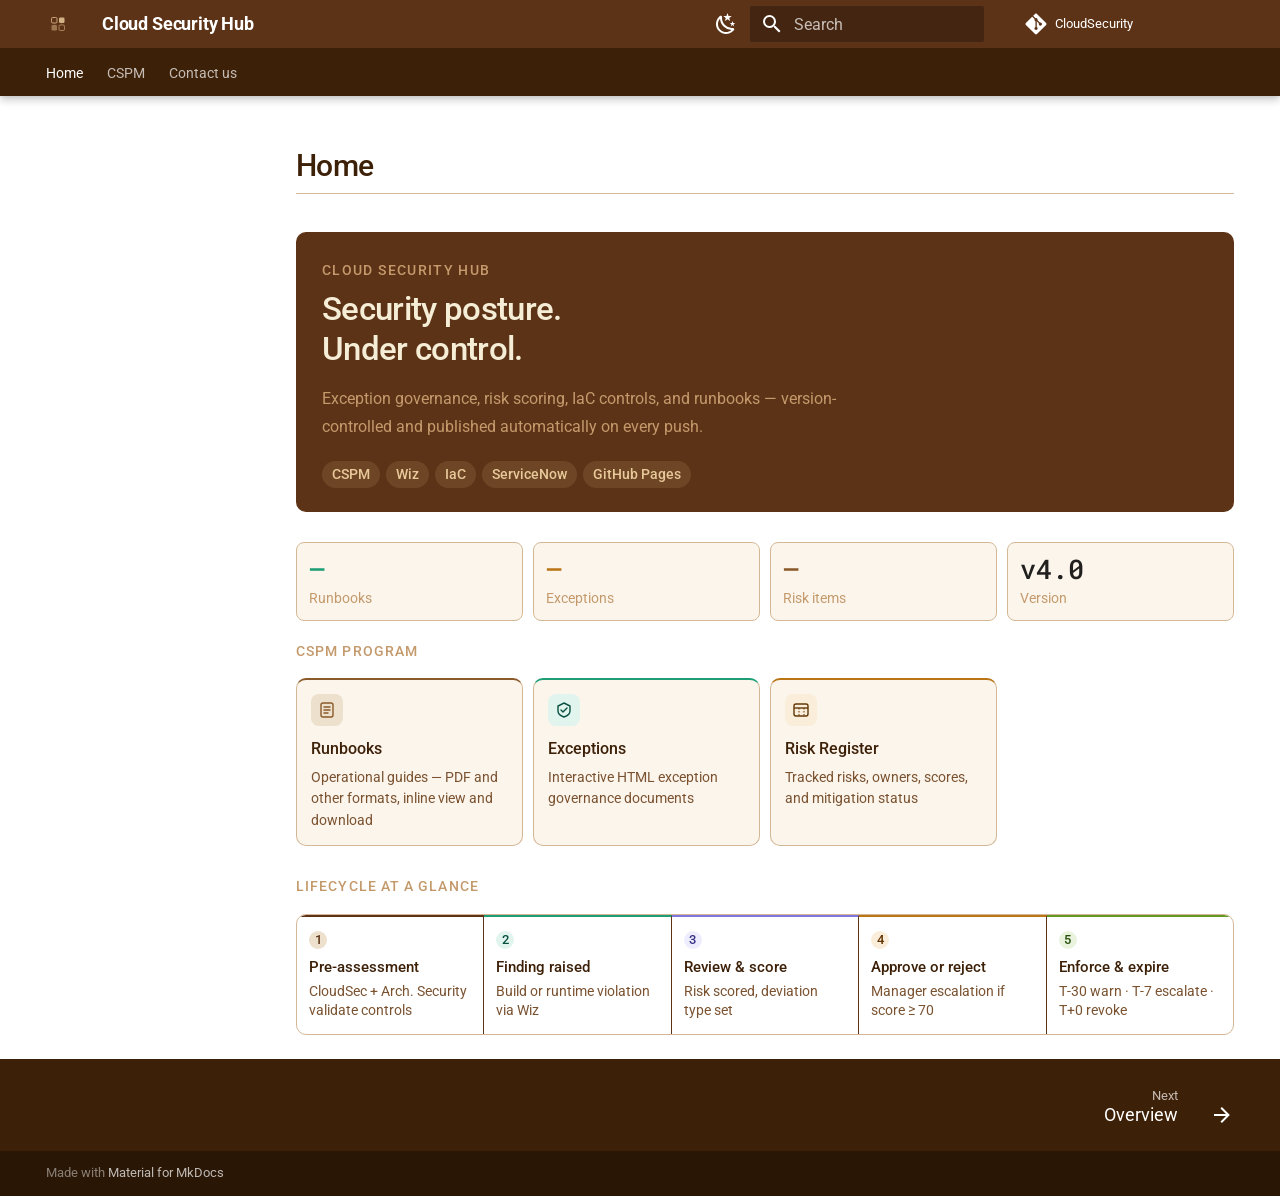
<file: index.html>
<!doctype html>
<html lang="en" class="no-js">
  <head>
    
      <meta charset="utf-8">
      <meta name="viewport" content="width=device-width,initial-scale=1">
      
      
      
        <link rel="canonical" href="https://ngwaalain.github.io/CloudSecurity/">
      
      
      
        <link rel="next" href="cspm/">
      
      
        
      
      
      <link rel="icon" href="assets/logo.svg">
      <meta name="generator" content="mkdocs-1.6.1, mkdocs-material-9.7.6">
    
    
      
        <title>Cloud Security Hub</title>
      
    
    
      <link rel="stylesheet" href="assets/stylesheets/main.484c7ddc.min.css">
      
        
        <link rel="stylesheet" href="assets/stylesheets/palette.ab4e12ef.min.css">
      
      


    
    
      
    
    
      
        
        
        <link rel="preconnect" href="https://fonts.gstatic.com" crossorigin>
        <link rel="stylesheet" href="https://fonts.googleapis.com/css?family=Roboto:300,300i,400,400i,700,700i%7CRoboto+Mono:400,400i,700,700i&display=fallback">
        <style>:root{--md-text-font:"Roboto";--md-code-font:"Roboto Mono"}</style>
      
    
    
      <link rel="stylesheet" href="assets/stylesheets/extra.css">
    
    <script>__md_scope=new URL(".",location),__md_hash=e=>[...e].reduce(((e,_)=>(e<<5)-e+_.charCodeAt(0)),0),__md_get=(e,_=localStorage,t=__md_scope)=>JSON.parse(_.getItem(t.pathname+"."+e)),__md_set=(e,_,t=localStorage,a=__md_scope)=>{try{t.setItem(a.pathname+"."+e,JSON.stringify(_))}catch(e){}}</script>
    
      

    
    
  </head>
  
  
    
    
      
    
    
    
    
    <body dir="ltr" data-md-color-scheme="default" data-md-color-primary="custom" data-md-color-accent="custom">
  
    
    <input class="md-toggle" data-md-toggle="drawer" type="checkbox" id="__drawer" autocomplete="off">
    <input class="md-toggle" data-md-toggle="search" type="checkbox" id="__search" autocomplete="off">
    <label class="md-overlay" for="__drawer"></label>
    <div data-md-component="skip">
      
        
        <a href="#home" class="md-skip">
          Skip to content
        </a>
      
    </div>
    <div data-md-component="announce">
      
    </div>
    
    
      

  

<header class="md-header md-header--shadow md-header--lifted" data-md-component="header">
  <nav class="md-header__inner md-grid" aria-label="Header">
    <a href="." title="Cloud Security Hub" class="md-header__button md-logo" aria-label="Cloud Security Hub" data-md-component="logo">
      
  <img src="assets/logo.svg" alt="logo">

    </a>
    <label class="md-header__button md-icon" for="__drawer">
      
      <svg xmlns="http://www.w3.org/2000/svg" viewBox="0 0 24 24"><path d="M3 6h18v2H3zm0 5h18v2H3zm0 5h18v2H3z"/></svg>
    </label>
    <div class="md-header__title" data-md-component="header-title">
      <div class="md-header__ellipsis">
        <div class="md-header__topic">
          <span class="md-ellipsis">
            Cloud Security Hub
          </span>
        </div>
        <div class="md-header__topic" data-md-component="header-topic">
          <span class="md-ellipsis">
            
              Home
            
          </span>
        </div>
      </div>
    </div>
    
      
        <form class="md-header__option" data-md-component="palette">
  
    
    
    
    <input class="md-option" data-md-color-media="" data-md-color-scheme="default" data-md-color-primary="custom" data-md-color-accent="custom"  aria-label="Switch to dark mode"  type="radio" name="__palette" id="__palette_0">
    
      <label class="md-header__button md-icon" title="Switch to dark mode" for="__palette_1" hidden>
        <svg xmlns="http://www.w3.org/2000/svg" viewBox="0 0 24 24"><path d="m17.75 4.09-2.53 1.94.91 3.06-2.63-1.81-2.63 1.81.91-3.06-2.53-1.94L12.44 4l1.06-3 1.06 3zm3.5 6.91-1.64 1.25.59 1.98-1.7-1.17-1.7 1.17.59-1.98L15.75 11l2.06-.05L18.5 9l.69 1.95zm-2.28 4.95c.83-.08 1.72 1.1 1.19 1.85-.32.45-.66.87-1.08 1.27C15.17 23 8.84 23 4.94 19.07c-3.91-3.9-3.91-10.24 0-14.14.4-.4.82-.76 1.27-1.08.75-.53 1.93.36 1.85 1.19-.27 2.86.69 5.83 2.89 8.02a9.96 9.96 0 0 0 8.02 2.89m-1.64 2.02a12.08 12.08 0 0 1-7.8-3.47c-2.17-2.19-3.33-5-3.49-7.82-2.81 3.14-2.7 7.96.31 10.98 3.02 3.01 7.84 3.12 10.98.31"/></svg>
      </label>
    
  
    
    
    
    <input class="md-option" data-md-color-media="" data-md-color-scheme="slate" data-md-color-primary="custom" data-md-color-accent="custom"  aria-label="Switch to light mode"  type="radio" name="__palette" id="__palette_1">
    
      <label class="md-header__button md-icon" title="Switch to light mode" for="__palette_0" hidden>
        <svg xmlns="http://www.w3.org/2000/svg" viewBox="0 0 24 24"><path d="M12 7a5 5 0 0 1 5 5 5 5 0 0 1-5 5 5 5 0 0 1-5-5 5 5 0 0 1 5-5m0 2a3 3 0 0 0-3 3 3 3 0 0 0 3 3 3 3 0 0 0 3-3 3 3 0 0 0-3-3m0-7 2.39 3.42C13.65 5.15 12.84 5 12 5s-1.65.15-2.39.42zM3.34 7l4.16-.35A7.2 7.2 0 0 0 5.94 8.5c-.44.74-.69 1.5-.83 2.29zm.02 10 1.76-3.77a7.131 7.131 0 0 0 2.38 4.14zM20.65 7l-1.77 3.79a7.02 7.02 0 0 0-2.38-4.15zm-.01 10-4.14.36c.59-.51 1.12-1.14 1.54-1.86.42-.73.69-1.5.83-2.29zM12 22l-2.41-3.44c.74.27 1.55.44 2.41.44.82 0 1.63-.17 2.37-.44z"/></svg>
      </label>
    
  
</form>
      
    
    
      <script>var palette=__md_get("__palette");if(palette&&palette.color){if("(prefers-color-scheme)"===palette.color.media){var media=matchMedia("(prefers-color-scheme: light)"),input=document.querySelector(media.matches?"[data-md-color-media='(prefers-color-scheme: light)']":"[data-md-color-media='(prefers-color-scheme: dark)']");palette.color.media=input.getAttribute("data-md-color-media"),palette.color.scheme=input.getAttribute("data-md-color-scheme"),palette.color.primary=input.getAttribute("data-md-color-primary"),palette.color.accent=input.getAttribute("data-md-color-accent")}for(var[key,value]of Object.entries(palette.color))document.body.setAttribute("data-md-color-"+key,value)}</script>
    
    
    
      
      
        <label class="md-header__button md-icon" for="__search">
          
          <svg xmlns="http://www.w3.org/2000/svg" viewBox="0 0 24 24"><path d="M9.5 3A6.5 6.5 0 0 1 16 9.5c0 1.61-.59 3.09-1.56 4.23l.27.27h.79l5 5-1.5 1.5-5-5v-.79l-.27-.27A6.52 6.52 0 0 1 9.5 16 6.5 6.5 0 0 1 3 9.5 6.5 6.5 0 0 1 9.5 3m0 2C7 5 5 7 5 9.5S7 14 9.5 14 14 12 14 9.5 12 5 9.5 5"/></svg>
        </label>
        <div class="md-search" data-md-component="search" role="dialog">
  <label class="md-search__overlay" for="__search"></label>
  <div class="md-search__inner" role="search">
    <form class="md-search__form" name="search">
      <input type="text" class="md-search__input" name="query" aria-label="Search" placeholder="Search" autocapitalize="off" autocorrect="off" autocomplete="off" spellcheck="false" data-md-component="search-query" required>
      <label class="md-search__icon md-icon" for="__search">
        
        <svg xmlns="http://www.w3.org/2000/svg" viewBox="0 0 24 24"><path d="M9.5 3A6.5 6.5 0 0 1 16 9.5c0 1.61-.59 3.09-1.56 4.23l.27.27h.79l5 5-1.5 1.5-5-5v-.79l-.27-.27A6.52 6.52 0 0 1 9.5 16 6.5 6.5 0 0 1 3 9.5 6.5 6.5 0 0 1 9.5 3m0 2C7 5 5 7 5 9.5S7 14 9.5 14 14 12 14 9.5 12 5 9.5 5"/></svg>
        
        <svg xmlns="http://www.w3.org/2000/svg" viewBox="0 0 24 24"><path d="M20 11v2H8l5.5 5.5-1.42 1.42L4.16 12l7.92-7.92L13.5 5.5 8 11z"/></svg>
      </label>
      <nav class="md-search__options" aria-label="Search">
        
        <button type="reset" class="md-search__icon md-icon" title="Clear" aria-label="Clear" tabindex="-1">
          
          <svg xmlns="http://www.w3.org/2000/svg" viewBox="0 0 24 24"><path d="M19 6.41 17.59 5 12 10.59 6.41 5 5 6.41 10.59 12 5 17.59 6.41 19 12 13.41 17.59 19 19 17.59 13.41 12z"/></svg>
        </button>
      </nav>
      
        <div class="md-search__suggest" data-md-component="search-suggest"></div>
      
    </form>
    <div class="md-search__output">
      <div class="md-search__scrollwrap" tabindex="0" data-md-scrollfix>
        <div class="md-search-result" data-md-component="search-result">
          <div class="md-search-result__meta">
            Initializing search
          </div>
          <ol class="md-search-result__list" role="presentation"></ol>
        </div>
      </div>
    </div>
  </div>
</div>
      
    
    
      <div class="md-header__source">
        <a href="https://github.com/ngwaalain/CloudSecurity" title="Go to repository" class="md-source" data-md-component="source">
  <div class="md-source__icon md-icon">
    
    <svg xmlns="http://www.w3.org/2000/svg" viewBox="0 0 448 512"><!--! Font Awesome Free 7.1.0 by @fontawesome - https://fontawesome.com License - https://fontawesome.com/license/free (Icons: CC BY 4.0, Fonts: SIL OFL 1.1, Code: MIT License) Copyright 2025 Fonticons, Inc.--><path d="M439.6 236.1 244 40.5c-5.4-5.5-12.8-8.5-20.4-8.5s-15 3-20.4 8.4L162.5 81l51.5 51.5c27.1-9.1 52.7 16.8 43.4 43.7l49.7 49.7c34.2-11.8 61.2 31 35.5 56.7-26.5 26.5-70.2-2.9-56-37.3L240.3 199v121.9c25.3 12.5 22.3 41.8 9.1 55-6.4 6.4-15.2 10.1-24.3 10.1s-17.8-3.6-24.3-10.1c-17.6-17.6-11.1-46.9 11.2-56v-123c-20.8-8.5-24.6-30.7-18.6-45L142.6 101 8.5 235.1C3 240.6 0 247.9 0 255.5s3 15 8.5 20.4l195.6 195.7c5.4 5.4 12.7 8.4 20.4 8.4s15-3 20.4-8.4l194.7-194.7c5.4-5.4 8.4-12.8 8.4-20.4s-3-15-8.4-20.4"/></svg>
  </div>
  <div class="md-source__repository">
    CloudSecurity
  </div>
</a>
      </div>
    
  </nav>
  
    
      
<nav class="md-tabs" aria-label="Tabs" data-md-component="tabs">
  <div class="md-grid">
    <ul class="md-tabs__list">
      
        
  
  
  
    
  
  
    <li class="md-tabs__item md-tabs__item--active">
      <a href="." class="md-tabs__link">
        
  
  
    
  
  Home

      </a>
    </li>
  

      
        
  
  
  
  
    
    
      <li class="md-tabs__item">
        <a href="cspm/" class="md-tabs__link">
          
  
  
  CSPM

        </a>
      </li>
    
  

      
        
  
  
  
  
    <li class="md-tabs__item">
      <a href="contact/" class="md-tabs__link">
        
  
  
    
  
  Contact us

      </a>
    </li>
  

      
    </ul>
  </div>
</nav>
    
  
</header>
    
    <div class="md-container" data-md-component="container">
      
      
        
      
      <main class="md-main" data-md-component="main">
        <div class="md-main__inner md-grid">
          
            
              
              <div class="md-sidebar md-sidebar--primary" data-md-component="sidebar" data-md-type="navigation" >
                <div class="md-sidebar__scrollwrap">
                  <div class="md-sidebar__inner">
                    


  


  

<nav class="md-nav md-nav--primary md-nav--lifted md-nav--integrated" aria-label="Navigation" data-md-level="0">
  <label class="md-nav__title" for="__drawer">
    <a href="." title="Cloud Security Hub" class="md-nav__button md-logo" aria-label="Cloud Security Hub" data-md-component="logo">
      
  <img src="assets/logo.svg" alt="logo">

    </a>
    Cloud Security Hub
  </label>
  
    <div class="md-nav__source">
      <a href="https://github.com/ngwaalain/CloudSecurity" title="Go to repository" class="md-source" data-md-component="source">
  <div class="md-source__icon md-icon">
    
    <svg xmlns="http://www.w3.org/2000/svg" viewBox="0 0 448 512"><!--! Font Awesome Free 7.1.0 by @fontawesome - https://fontawesome.com License - https://fontawesome.com/license/free (Icons: CC BY 4.0, Fonts: SIL OFL 1.1, Code: MIT License) Copyright 2025 Fonticons, Inc.--><path d="M439.6 236.1 244 40.5c-5.4-5.5-12.8-8.5-20.4-8.5s-15 3-20.4 8.4L162.5 81l51.5 51.5c27.1-9.1 52.7 16.8 43.4 43.7l49.7 49.7c34.2-11.8 61.2 31 35.5 56.7-26.5 26.5-70.2-2.9-56-37.3L240.3 199v121.9c25.3 12.5 22.3 41.8 9.1 55-6.4 6.4-15.2 10.1-24.3 10.1s-17.8-3.6-24.3-10.1c-17.6-17.6-11.1-46.9 11.2-56v-123c-20.8-8.5-24.6-30.7-18.6-45L142.6 101 8.5 235.1C3 240.6 0 247.9 0 255.5s3 15 8.5 20.4l195.6 195.7c5.4 5.4 12.7 8.4 20.4 8.4s15-3 20.4-8.4l194.7-194.7c5.4-5.4 8.4-12.8 8.4-20.4s-3-15-8.4-20.4"/></svg>
  </div>
  <div class="md-source__repository">
    CloudSecurity
  </div>
</a>
    </div>
  
  <ul class="md-nav__list" data-md-scrollfix>
    
      
      
  
  
    
  
  
  
    <li class="md-nav__item md-nav__item--active">
      
      <input class="md-nav__toggle md-toggle" type="checkbox" id="__toc">
      
      
        
      
      
      <a href="." class="md-nav__link md-nav__link--active">
        
  
  
  <span class="md-ellipsis">
    
  
    Home
  

    
  </span>
  
  

      </a>
      
    </li>
  

    
      
      
  
  
  
  
    
    
    
    
      
      
        
      
    
    
    <li class="md-nav__item md-nav__item--nested">
      
        
        
          
        
        <input class="md-nav__toggle md-toggle md-toggle--indeterminate" type="checkbox" id="__nav_2" >
        
          
          <label class="md-nav__link" for="__nav_2" id="__nav_2_label" tabindex="0">
            
  
  
  <span class="md-ellipsis">
    
  
    CSPM
  

    
  </span>
  
  

            <span class="md-nav__icon md-icon"></span>
          </label>
        
        <nav class="md-nav" data-md-level="1" aria-labelledby="__nav_2_label" aria-expanded="false">
          <label class="md-nav__title" for="__nav_2">
            <span class="md-nav__icon md-icon"></span>
            
  
    CSPM
  

          </label>
          <ul class="md-nav__list" data-md-scrollfix>
            
              
                
  
  
  
  
    <li class="md-nav__item">
      <a href="cspm/" class="md-nav__link">
        
  
  
  <span class="md-ellipsis">
    
  
    Overview
  

    
  </span>
  
  

      </a>
    </li>
  

              
            
              
                
  
  
  
  
    <li class="md-nav__item">
      <a href="cspm/runbooks/" class="md-nav__link">
        
  
  
  <span class="md-ellipsis">
    
  
    Runbooks
  

    
  </span>
  
  

      </a>
    </li>
  

              
            
              
                
  
  
  
  
    <li class="md-nav__item">
      <a href="cspm/exceptions/" class="md-nav__link">
        
  
  
  <span class="md-ellipsis">
    
  
    Exceptions
  

    
  </span>
  
  

      </a>
    </li>
  

              
            
              
                
  
  
  
  
    <li class="md-nav__item">
      <a href="cspm/risk-register/" class="md-nav__link">
        
  
  
  <span class="md-ellipsis">
    
  
    Risk Register
  

    
  </span>
  
  

      </a>
    </li>
  

              
            
          </ul>
        </nav>
      
    </li>
  

    
      
      
  
  
  
  
    <li class="md-nav__item">
      <a href="contact/" class="md-nav__link">
        
  
  
  <span class="md-ellipsis">
    
  
    Contact us
  

    
  </span>
  
  

      </a>
    </li>
  

    
  </ul>
</nav>
                  </div>
                </div>
              </div>
            
            
          
          
            <div class="md-content" data-md-component="content">
              
              <article class="md-content__inner md-typeset">
                
                  


  
  


<h1 id="home">Home<a class="headerlink" href="#home" title="Permanent link">&para;</a></h1>
<div class="cs-hero">
  <div class="cs-hero-eyebrow">Cloud Security Hub</div>
  <h1>Security posture.<br>Under control.</h1>
  <p class="cs-hero-sub">Exception governance, risk scoring, IaC controls, and runbooks &mdash; version-controlled and published automatically on every push.</p>
  <div class="cs-hero-pills">
    <span class="cs-pill">CSPM</span>
    <span class="cs-pill">Wiz</span>
    <span class="cs-pill">IaC</span>
    <span class="cs-pill">ServiceNow</span>
    <span class="cs-pill">GitHub Pages</span>
  </div>
</div>

<div class="cs-stat-grid">
  <div class="cs-stat green"><div class="num">&#8212;</div><div class="lbl">Runbooks</div></div>
  <div class="cs-stat amber"><div class="num">&#8212;</div><div class="lbl">Exceptions</div></div>
  <div class="cs-stat blue"><div class="num">&#8212;</div><div class="lbl">Risk items</div></div>
  <div class="cs-stat"><div class="num">v4.0</div><div class="lbl">Version</div></div>
</div>

<div class="cs-label">CSPM program</div>

<div class="cs-tile-grid">
  <a href="cspm/runbooks/" class="cs-tile">
    <div class="cs-tile-icon"><svg width="18" height="18" viewBox="0 0 18 18" fill="none"><rect x="3" y="2" width="12" height="14" rx="2" stroke="currentColor" stroke-width="1.4"/><path d="M6 6h6M6 9h6M6 12h4" stroke="currentColor" stroke-width="1.4" stroke-linecap="round"/></svg></div>
    <div class="cs-tile-title">Runbooks</div>
    <div class="cs-tile-desc">Operational guides &mdash; PDF and other formats, inline view and download</div>
  </a>
  <a href="cspm/exceptions/" class="cs-tile teal">
    <div class="cs-tile-icon"><svg width="18" height="18" viewBox="0 0 18 18" fill="none"><path d="M9 2L15 5V10Q15 14 9 16Q3 14 3 10V5Z" stroke="currentColor" stroke-width="1.4"/><path d="M6 9L8 11L12 7" stroke="currentColor" stroke-width="1.4" stroke-linecap="round" stroke-linejoin="round"/></svg></div>
    <div class="cs-tile-title">Exceptions</div>
    <div class="cs-tile-desc">Interactive HTML exception governance documents</div>
  </a>
  <a href="cspm/risk-register/" class="cs-tile amber">
    <div class="cs-tile-icon"><svg width="18" height="18" viewBox="0 0 18 18" fill="none"><rect x="2" y="3" width="14" height="12" rx="2" stroke="currentColor" stroke-width="1.4"/><path d="M2 7h14" stroke="currentColor" stroke-width="1.4"/><path d="M7 7v8M12 7v8" stroke="currentColor" stroke-width="1" stroke-dasharray="1.5 1.5"/></svg></div>
    <div class="cs-tile-title">Risk Register</div>
    <div class="cs-tile-desc">Tracked risks, owners, scores, and mitigation status</div>
  </a>
</div>

<div class="cs-label">Lifecycle at a glance</div>

<div class="cs-flow">
  <div class="cs-flow-step"><div class="cs-flow-num">1</div><div class="cs-flow-lbl">Pre-assessment</div><div class="cs-flow-sub">CloudSec + Arch. Security validate controls</div></div>
  <div class="cs-flow-step teal"><div class="cs-flow-num">2</div><div class="cs-flow-lbl">Finding raised</div><div class="cs-flow-sub">Build or runtime violation via Wiz</div></div>
  <div class="cs-flow-step purple"><div class="cs-flow-num">3</div><div class="cs-flow-lbl">Review &amp; score</div><div class="cs-flow-sub">Risk scored, deviation type set</div></div>
  <div class="cs-flow-step amber"><div class="cs-flow-num">4</div><div class="cs-flow-lbl">Approve or reject</div><div class="cs-flow-sub">Manager escalation if score &ge; 70</div></div>
  <div class="cs-flow-step green"><div class="cs-flow-num">5</div><div class="cs-flow-lbl">Enforce &amp; expire</div><div class="cs-flow-sub">T&#8209;30 warn &middot; T&#8209;7 escalate &middot; T+0 revoke</div></div>
</div>












                
              </article>
            </div>
          
          
<script>var target=document.getElementById(location.hash.slice(1));target&&target.name&&(target.checked=target.name.startsWith("__tabbed_"))</script>
        </div>
        
          <button type="button" class="md-top md-icon" data-md-component="top" hidden>
  
  <svg xmlns="http://www.w3.org/2000/svg" viewBox="0 0 24 24"><path d="M13 20h-2V8l-5.5 5.5-1.42-1.42L12 4.16l7.92 7.92-1.42 1.42L13 8z"/></svg>
  Back to top
</button>
        
      </main>
      
        <footer class="md-footer">
  
    
      
      <nav class="md-footer__inner md-grid" aria-label="Footer" >
        
        
          
          <a href="cspm/" class="md-footer__link md-footer__link--next" aria-label="Next: Overview">
            <div class="md-footer__title">
              <span class="md-footer__direction">
                Next
              </span>
              <div class="md-ellipsis">
                Overview
              </div>
            </div>
            <div class="md-footer__button md-icon">
              
              <svg xmlns="http://www.w3.org/2000/svg" viewBox="0 0 24 24"><path d="M4 11v2h12l-5.5 5.5 1.42 1.42L19.84 12l-7.92-7.92L10.5 5.5 16 11z"/></svg>
            </div>
          </a>
        
      </nav>
    
  
  <div class="md-footer-meta md-typeset">
    <div class="md-footer-meta__inner md-grid">
      <div class="md-copyright">
  
  
    Made with
    <a href="https://squidfunk.github.io/mkdocs-material/" target="_blank" rel="noopener">
      Material for MkDocs
    </a>
  
</div>
      
    </div>
  </div>
</footer>
      
    </div>
    <div class="md-dialog" data-md-component="dialog">
      <div class="md-dialog__inner md-typeset"></div>
    </div>
    
    
    
      
      
      <script id="__config" type="application/json">{"annotate": null, "base": ".", "features": ["navigation.tabs", "navigation.tabs.sticky", "navigation.sections", "navigation.expand", "navigation.top", "navigation.footer", "toc.integrate", "search.highlight", "search.suggest", "content.code.copy"], "search": "assets/javascripts/workers/search.2c215733.min.js", "tags": null, "translations": {"clipboard.copied": "Copied to clipboard", "clipboard.copy": "Copy to clipboard", "search.result.more.one": "1 more on this page", "search.result.more.other": "# more on this page", "search.result.none": "No matching documents", "search.result.one": "1 matching document", "search.result.other": "# matching documents", "search.result.placeholder": "Type to start searching", "search.result.term.missing": "Missing", "select.version": "Select version"}, "version": null}</script>
    
    
      <script src="assets/javascripts/bundle.79ae519e.min.js"></script>
      
    
  </body>
</html>
</file>
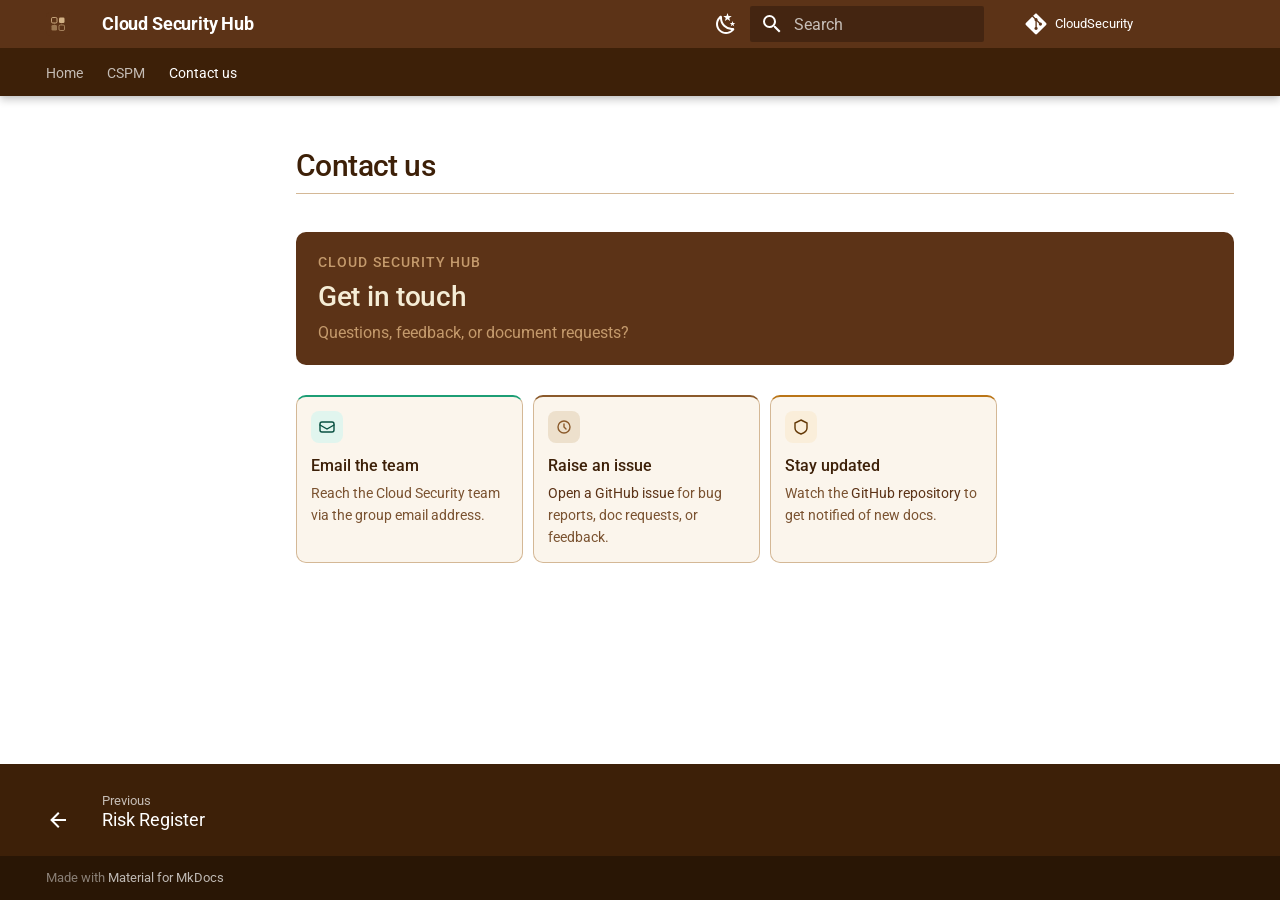
<file: contact/index.html>
<!doctype html>
<html lang="en" class="no-js">
  <head>
    
      <meta charset="utf-8">
      <meta name="viewport" content="width=device-width,initial-scale=1">
      
      
      
        <link rel="canonical" href="https://ngwaalain.github.io/CloudSecurity/contact/">
      
      
        <link rel="prev" href="../cspm/risk-register/">
      
      
      
        
      
      
      <link rel="icon" href="../assets/logo.svg">
      <meta name="generator" content="mkdocs-1.6.1, mkdocs-material-9.7.6">
    
    
      
        <title>Contact us - Cloud Security Hub</title>
      
    
    
      <link rel="stylesheet" href="../assets/stylesheets/main.484c7ddc.min.css">
      
        
        <link rel="stylesheet" href="../assets/stylesheets/palette.ab4e12ef.min.css">
      
      


    
    
      
    
    
      
        
        
        <link rel="preconnect" href="https://fonts.gstatic.com" crossorigin>
        <link rel="stylesheet" href="https://fonts.googleapis.com/css?family=Roboto:300,300i,400,400i,700,700i%7CRoboto+Mono:400,400i,700,700i&display=fallback">
        <style>:root{--md-text-font:"Roboto";--md-code-font:"Roboto Mono"}</style>
      
    
    
      <link rel="stylesheet" href="../assets/stylesheets/extra.css">
    
    <script>__md_scope=new URL("..",location),__md_hash=e=>[...e].reduce(((e,_)=>(e<<5)-e+_.charCodeAt(0)),0),__md_get=(e,_=localStorage,t=__md_scope)=>JSON.parse(_.getItem(t.pathname+"."+e)),__md_set=(e,_,t=localStorage,a=__md_scope)=>{try{t.setItem(a.pathname+"."+e,JSON.stringify(_))}catch(e){}}</script>
    
      

    
    
  </head>
  
  
    
    
      
    
    
    
    
    <body dir="ltr" data-md-color-scheme="default" data-md-color-primary="custom" data-md-color-accent="custom">
  
    
    <input class="md-toggle" data-md-toggle="drawer" type="checkbox" id="__drawer" autocomplete="off">
    <input class="md-toggle" data-md-toggle="search" type="checkbox" id="__search" autocomplete="off">
    <label class="md-overlay" for="__drawer"></label>
    <div data-md-component="skip">
      
        
        <a href="#contact-us" class="md-skip">
          Skip to content
        </a>
      
    </div>
    <div data-md-component="announce">
      
    </div>
    
    
      

  

<header class="md-header md-header--shadow md-header--lifted" data-md-component="header">
  <nav class="md-header__inner md-grid" aria-label="Header">
    <a href=".." title="Cloud Security Hub" class="md-header__button md-logo" aria-label="Cloud Security Hub" data-md-component="logo">
      
  <img src="../assets/logo.svg" alt="logo">

    </a>
    <label class="md-header__button md-icon" for="__drawer">
      
      <svg xmlns="http://www.w3.org/2000/svg" viewBox="0 0 24 24"><path d="M3 6h18v2H3zm0 5h18v2H3zm0 5h18v2H3z"/></svg>
    </label>
    <div class="md-header__title" data-md-component="header-title">
      <div class="md-header__ellipsis">
        <div class="md-header__topic">
          <span class="md-ellipsis">
            Cloud Security Hub
          </span>
        </div>
        <div class="md-header__topic" data-md-component="header-topic">
          <span class="md-ellipsis">
            
              Contact us
            
          </span>
        </div>
      </div>
    </div>
    
      
        <form class="md-header__option" data-md-component="palette">
  
    
    
    
    <input class="md-option" data-md-color-media="" data-md-color-scheme="default" data-md-color-primary="custom" data-md-color-accent="custom"  aria-label="Switch to dark mode"  type="radio" name="__palette" id="__palette_0">
    
      <label class="md-header__button md-icon" title="Switch to dark mode" for="__palette_1" hidden>
        <svg xmlns="http://www.w3.org/2000/svg" viewBox="0 0 24 24"><path d="m17.75 4.09-2.53 1.94.91 3.06-2.63-1.81-2.63 1.81.91-3.06-2.53-1.94L12.44 4l1.06-3 1.06 3zm3.5 6.91-1.64 1.25.59 1.98-1.7-1.17-1.7 1.17.59-1.98L15.75 11l2.06-.05L18.5 9l.69 1.95zm-2.28 4.95c.83-.08 1.72 1.1 1.19 1.85-.32.45-.66.87-1.08 1.27C15.17 23 8.84 23 4.94 19.07c-3.91-3.9-3.91-10.24 0-14.14.4-.4.82-.76 1.27-1.08.75-.53 1.93.36 1.85 1.19-.27 2.86.69 5.83 2.89 8.02a9.96 9.96 0 0 0 8.02 2.89m-1.64 2.02a12.08 12.08 0 0 1-7.8-3.47c-2.17-2.19-3.33-5-3.49-7.82-2.81 3.14-2.7 7.96.31 10.98 3.02 3.01 7.84 3.12 10.98.31"/></svg>
      </label>
    
  
    
    
    
    <input class="md-option" data-md-color-media="" data-md-color-scheme="slate" data-md-color-primary="custom" data-md-color-accent="custom"  aria-label="Switch to light mode"  type="radio" name="__palette" id="__palette_1">
    
      <label class="md-header__button md-icon" title="Switch to light mode" for="__palette_0" hidden>
        <svg xmlns="http://www.w3.org/2000/svg" viewBox="0 0 24 24"><path d="M12 7a5 5 0 0 1 5 5 5 5 0 0 1-5 5 5 5 0 0 1-5-5 5 5 0 0 1 5-5m0 2a3 3 0 0 0-3 3 3 3 0 0 0 3 3 3 3 0 0 0 3-3 3 3 0 0 0-3-3m0-7 2.39 3.42C13.65 5.15 12.84 5 12 5s-1.65.15-2.39.42zM3.34 7l4.16-.35A7.2 7.2 0 0 0 5.94 8.5c-.44.74-.69 1.5-.83 2.29zm.02 10 1.76-3.77a7.131 7.131 0 0 0 2.38 4.14zM20.65 7l-1.77 3.79a7.02 7.02 0 0 0-2.38-4.15zm-.01 10-4.14.36c.59-.51 1.12-1.14 1.54-1.86.42-.73.69-1.5.83-2.29zM12 22l-2.41-3.44c.74.27 1.55.44 2.41.44.82 0 1.63-.17 2.37-.44z"/></svg>
      </label>
    
  
</form>
      
    
    
      <script>var palette=__md_get("__palette");if(palette&&palette.color){if("(prefers-color-scheme)"===palette.color.media){var media=matchMedia("(prefers-color-scheme: light)"),input=document.querySelector(media.matches?"[data-md-color-media='(prefers-color-scheme: light)']":"[data-md-color-media='(prefers-color-scheme: dark)']");palette.color.media=input.getAttribute("data-md-color-media"),palette.color.scheme=input.getAttribute("data-md-color-scheme"),palette.color.primary=input.getAttribute("data-md-color-primary"),palette.color.accent=input.getAttribute("data-md-color-accent")}for(var[key,value]of Object.entries(palette.color))document.body.setAttribute("data-md-color-"+key,value)}</script>
    
    
    
      
      
        <label class="md-header__button md-icon" for="__search">
          
          <svg xmlns="http://www.w3.org/2000/svg" viewBox="0 0 24 24"><path d="M9.5 3A6.5 6.5 0 0 1 16 9.5c0 1.61-.59 3.09-1.56 4.23l.27.27h.79l5 5-1.5 1.5-5-5v-.79l-.27-.27A6.52 6.52 0 0 1 9.5 16 6.5 6.5 0 0 1 3 9.5 6.5 6.5 0 0 1 9.5 3m0 2C7 5 5 7 5 9.5S7 14 9.5 14 14 12 14 9.5 12 5 9.5 5"/></svg>
        </label>
        <div class="md-search" data-md-component="search" role="dialog">
  <label class="md-search__overlay" for="__search"></label>
  <div class="md-search__inner" role="search">
    <form class="md-search__form" name="search">
      <input type="text" class="md-search__input" name="query" aria-label="Search" placeholder="Search" autocapitalize="off" autocorrect="off" autocomplete="off" spellcheck="false" data-md-component="search-query" required>
      <label class="md-search__icon md-icon" for="__search">
        
        <svg xmlns="http://www.w3.org/2000/svg" viewBox="0 0 24 24"><path d="M9.5 3A6.5 6.5 0 0 1 16 9.5c0 1.61-.59 3.09-1.56 4.23l.27.27h.79l5 5-1.5 1.5-5-5v-.79l-.27-.27A6.52 6.52 0 0 1 9.5 16 6.5 6.5 0 0 1 3 9.5 6.5 6.5 0 0 1 9.5 3m0 2C7 5 5 7 5 9.5S7 14 9.5 14 14 12 14 9.5 12 5 9.5 5"/></svg>
        
        <svg xmlns="http://www.w3.org/2000/svg" viewBox="0 0 24 24"><path d="M20 11v2H8l5.5 5.5-1.42 1.42L4.16 12l7.92-7.92L13.5 5.5 8 11z"/></svg>
      </label>
      <nav class="md-search__options" aria-label="Search">
        
        <button type="reset" class="md-search__icon md-icon" title="Clear" aria-label="Clear" tabindex="-1">
          
          <svg xmlns="http://www.w3.org/2000/svg" viewBox="0 0 24 24"><path d="M19 6.41 17.59 5 12 10.59 6.41 5 5 6.41 10.59 12 5 17.59 6.41 19 12 13.41 17.59 19 19 17.59 13.41 12z"/></svg>
        </button>
      </nav>
      
        <div class="md-search__suggest" data-md-component="search-suggest"></div>
      
    </form>
    <div class="md-search__output">
      <div class="md-search__scrollwrap" tabindex="0" data-md-scrollfix>
        <div class="md-search-result" data-md-component="search-result">
          <div class="md-search-result__meta">
            Initializing search
          </div>
          <ol class="md-search-result__list" role="presentation"></ol>
        </div>
      </div>
    </div>
  </div>
</div>
      
    
    
      <div class="md-header__source">
        <a href="https://github.com/ngwaalain/CloudSecurity" title="Go to repository" class="md-source" data-md-component="source">
  <div class="md-source__icon md-icon">
    
    <svg xmlns="http://www.w3.org/2000/svg" viewBox="0 0 448 512"><!--! Font Awesome Free 7.1.0 by @fontawesome - https://fontawesome.com License - https://fontawesome.com/license/free (Icons: CC BY 4.0, Fonts: SIL OFL 1.1, Code: MIT License) Copyright 2025 Fonticons, Inc.--><path d="M439.6 236.1 244 40.5c-5.4-5.5-12.8-8.5-20.4-8.5s-15 3-20.4 8.4L162.5 81l51.5 51.5c27.1-9.1 52.7 16.8 43.4 43.7l49.7 49.7c34.2-11.8 61.2 31 35.5 56.7-26.5 26.5-70.2-2.9-56-37.3L240.3 199v121.9c25.3 12.5 22.3 41.8 9.1 55-6.4 6.4-15.2 10.1-24.3 10.1s-17.8-3.6-24.3-10.1c-17.6-17.6-11.1-46.9 11.2-56v-123c-20.8-8.5-24.6-30.7-18.6-45L142.6 101 8.5 235.1C3 240.6 0 247.9 0 255.5s3 15 8.5 20.4l195.6 195.7c5.4 5.4 12.7 8.4 20.4 8.4s15-3 20.4-8.4l194.7-194.7c5.4-5.4 8.4-12.8 8.4-20.4s-3-15-8.4-20.4"/></svg>
  </div>
  <div class="md-source__repository">
    CloudSecurity
  </div>
</a>
      </div>
    
  </nav>
  
    
      
<nav class="md-tabs" aria-label="Tabs" data-md-component="tabs">
  <div class="md-grid">
    <ul class="md-tabs__list">
      
        
  
  
  
  
    <li class="md-tabs__item">
      <a href=".." class="md-tabs__link">
        
  
  
    
  
  Home

      </a>
    </li>
  

      
        
  
  
  
  
    
    
      <li class="md-tabs__item">
        <a href="../cspm/" class="md-tabs__link">
          
  
  
  CSPM

        </a>
      </li>
    
  

      
        
  
  
  
    
  
  
    <li class="md-tabs__item md-tabs__item--active">
      <a href="./" class="md-tabs__link">
        
  
  
    
  
  Contact us

      </a>
    </li>
  

      
    </ul>
  </div>
</nav>
    
  
</header>
    
    <div class="md-container" data-md-component="container">
      
      
        
      
      <main class="md-main" data-md-component="main">
        <div class="md-main__inner md-grid">
          
            
              
              <div class="md-sidebar md-sidebar--primary" data-md-component="sidebar" data-md-type="navigation" >
                <div class="md-sidebar__scrollwrap">
                  <div class="md-sidebar__inner">
                    


  


  

<nav class="md-nav md-nav--primary md-nav--lifted md-nav--integrated" aria-label="Navigation" data-md-level="0">
  <label class="md-nav__title" for="__drawer">
    <a href=".." title="Cloud Security Hub" class="md-nav__button md-logo" aria-label="Cloud Security Hub" data-md-component="logo">
      
  <img src="../assets/logo.svg" alt="logo">

    </a>
    Cloud Security Hub
  </label>
  
    <div class="md-nav__source">
      <a href="https://github.com/ngwaalain/CloudSecurity" title="Go to repository" class="md-source" data-md-component="source">
  <div class="md-source__icon md-icon">
    
    <svg xmlns="http://www.w3.org/2000/svg" viewBox="0 0 448 512"><!--! Font Awesome Free 7.1.0 by @fontawesome - https://fontawesome.com License - https://fontawesome.com/license/free (Icons: CC BY 4.0, Fonts: SIL OFL 1.1, Code: MIT License) Copyright 2025 Fonticons, Inc.--><path d="M439.6 236.1 244 40.5c-5.4-5.5-12.8-8.5-20.4-8.5s-15 3-20.4 8.4L162.5 81l51.5 51.5c27.1-9.1 52.7 16.8 43.4 43.7l49.7 49.7c34.2-11.8 61.2 31 35.5 56.7-26.5 26.5-70.2-2.9-56-37.3L240.3 199v121.9c25.3 12.5 22.3 41.8 9.1 55-6.4 6.4-15.2 10.1-24.3 10.1s-17.8-3.6-24.3-10.1c-17.6-17.6-11.1-46.9 11.2-56v-123c-20.8-8.5-24.6-30.7-18.6-45L142.6 101 8.5 235.1C3 240.6 0 247.9 0 255.5s3 15 8.5 20.4l195.6 195.7c5.4 5.4 12.7 8.4 20.4 8.4s15-3 20.4-8.4l194.7-194.7c5.4-5.4 8.4-12.8 8.4-20.4s-3-15-8.4-20.4"/></svg>
  </div>
  <div class="md-source__repository">
    CloudSecurity
  </div>
</a>
    </div>
  
  <ul class="md-nav__list" data-md-scrollfix>
    
      
      
  
  
  
  
    <li class="md-nav__item">
      <a href=".." class="md-nav__link">
        
  
  
  <span class="md-ellipsis">
    
  
    Home
  

    
  </span>
  
  

      </a>
    </li>
  

    
      
      
  
  
  
  
    
    
    
    
      
      
        
      
    
    
    <li class="md-nav__item md-nav__item--nested">
      
        
        
          
        
        <input class="md-nav__toggle md-toggle md-toggle--indeterminate" type="checkbox" id="__nav_2" >
        
          
          <label class="md-nav__link" for="__nav_2" id="__nav_2_label" tabindex="0">
            
  
  
  <span class="md-ellipsis">
    
  
    CSPM
  

    
  </span>
  
  

            <span class="md-nav__icon md-icon"></span>
          </label>
        
        <nav class="md-nav" data-md-level="1" aria-labelledby="__nav_2_label" aria-expanded="false">
          <label class="md-nav__title" for="__nav_2">
            <span class="md-nav__icon md-icon"></span>
            
  
    CSPM
  

          </label>
          <ul class="md-nav__list" data-md-scrollfix>
            
              
                
  
  
  
  
    <li class="md-nav__item">
      <a href="../cspm/" class="md-nav__link">
        
  
  
  <span class="md-ellipsis">
    
  
    Overview
  

    
  </span>
  
  

      </a>
    </li>
  

              
            
              
                
  
  
  
  
    <li class="md-nav__item">
      <a href="../cspm/runbooks/" class="md-nav__link">
        
  
  
  <span class="md-ellipsis">
    
  
    Runbooks
  

    
  </span>
  
  

      </a>
    </li>
  

              
            
              
                
  
  
  
  
    <li class="md-nav__item">
      <a href="../cspm/exceptions/" class="md-nav__link">
        
  
  
  <span class="md-ellipsis">
    
  
    Exceptions
  

    
  </span>
  
  

      </a>
    </li>
  

              
            
              
                
  
  
  
  
    <li class="md-nav__item">
      <a href="../cspm/risk-register/" class="md-nav__link">
        
  
  
  <span class="md-ellipsis">
    
  
    Risk Register
  

    
  </span>
  
  

      </a>
    </li>
  

              
            
          </ul>
        </nav>
      
    </li>
  

    
      
      
  
  
    
  
  
  
    <li class="md-nav__item md-nav__item--active">
      
      <input class="md-nav__toggle md-toggle" type="checkbox" id="__toc">
      
      
        
      
      
      <a href="./" class="md-nav__link md-nav__link--active">
        
  
  
  <span class="md-ellipsis">
    
  
    Contact us
  

    
  </span>
  
  

      </a>
      
    </li>
  

    
  </ul>
</nav>
                  </div>
                </div>
              </div>
            
            
          
          
            <div class="md-content" data-md-component="content">
              
              <article class="md-content__inner md-typeset">
                
                  


  
  


<h1 id="contact-us">Contact us<a class="headerlink" href="#contact-us" title="Permanent link">&para;</a></h1>
<div class="cs-page-header">
  <div class="eyebrow">Cloud Security Hub</div>
  <h1>Get in touch</h1>
  <div class="sub">Questions, feedback, or document requests?</div>
</div>

<div class="cs-tile-grid">
  <div class="cs-tile teal">
    <div class="cs-tile-icon"><svg width="18" height="18" viewBox="0 0 18 18" fill="none"><rect x="2" y="4" width="14" height="10" rx="2" stroke="currentColor" stroke-width="1.4"/><path d="M2 7l7 4 7-4" stroke="currentColor" stroke-width="1.4" stroke-linecap="round"/></svg></div>
    <div class="cs-tile-title">Email the team</div>
    <div class="cs-tile-desc">Reach the Cloud Security team via the group email address.</div>
  </div>
  <div class="cs-tile">
    <div class="cs-tile-icon"><svg width="18" height="18" viewBox="0 0 18 18" fill="none"><circle cx="9" cy="9" r="6" stroke="currentColor" stroke-width="1.4"/><path d="M9 6v3l2 2" stroke="currentColor" stroke-width="1.4" stroke-linecap="round"/></svg></div>
    <div class="cs-tile-title">Raise an issue</div>
    <div class="cs-tile-desc"><a href="https://github.com/ngwaalain/CloudSecurity/issues" target="_blank">Open a GitHub issue</a> for bug reports, doc requests, or feedback.</div>
  </div>
  <div class="cs-tile amber">
    <div class="cs-tile-icon"><svg width="18" height="18" viewBox="0 0 18 18" fill="none"><path d="M9 2L15 5V10Q15 14 9 16Q3 14 3 10V5Z" stroke="currentColor" stroke-width="1.4"/></svg></div>
    <div class="cs-tile-title">Stay updated</div>
    <div class="cs-tile-desc">Watch the <a href="https://github.com/ngwaalain/CloudSecurity" target="_blank">GitHub repository</a> to get notified of new docs.</div>
  </div>
</div>












                
              </article>
            </div>
          
          
<script>var target=document.getElementById(location.hash.slice(1));target&&target.name&&(target.checked=target.name.startsWith("__tabbed_"))</script>
        </div>
        
          <button type="button" class="md-top md-icon" data-md-component="top" hidden>
  
  <svg xmlns="http://www.w3.org/2000/svg" viewBox="0 0 24 24"><path d="M13 20h-2V8l-5.5 5.5-1.42-1.42L12 4.16l7.92 7.92-1.42 1.42L13 8z"/></svg>
  Back to top
</button>
        
      </main>
      
        <footer class="md-footer">
  
    
      
      <nav class="md-footer__inner md-grid" aria-label="Footer" >
        
          
          <a href="../cspm/risk-register/" class="md-footer__link md-footer__link--prev" aria-label="Previous: Risk Register">
            <div class="md-footer__button md-icon">
              
              <svg xmlns="http://www.w3.org/2000/svg" viewBox="0 0 24 24"><path d="M20 11v2H8l5.5 5.5-1.42 1.42L4.16 12l7.92-7.92L13.5 5.5 8 11z"/></svg>
            </div>
            <div class="md-footer__title">
              <span class="md-footer__direction">
                Previous
              </span>
              <div class="md-ellipsis">
                Risk Register
              </div>
            </div>
          </a>
        
        
      </nav>
    
  
  <div class="md-footer-meta md-typeset">
    <div class="md-footer-meta__inner md-grid">
      <div class="md-copyright">
  
  
    Made with
    <a href="https://squidfunk.github.io/mkdocs-material/" target="_blank" rel="noopener">
      Material for MkDocs
    </a>
  
</div>
      
    </div>
  </div>
</footer>
      
    </div>
    <div class="md-dialog" data-md-component="dialog">
      <div class="md-dialog__inner md-typeset"></div>
    </div>
    
    
    
      
      
      <script id="__config" type="application/json">{"annotate": null, "base": "..", "features": ["navigation.tabs", "navigation.tabs.sticky", "navigation.sections", "navigation.expand", "navigation.top", "navigation.footer", "toc.integrate", "search.highlight", "search.suggest", "content.code.copy"], "search": "../assets/javascripts/workers/search.2c215733.min.js", "tags": null, "translations": {"clipboard.copied": "Copied to clipboard", "clipboard.copy": "Copy to clipboard", "search.result.more.one": "1 more on this page", "search.result.more.other": "# more on this page", "search.result.none": "No matching documents", "search.result.one": "1 matching document", "search.result.other": "# matching documents", "search.result.placeholder": "Type to start searching", "search.result.term.missing": "Missing", "select.version": "Select version"}, "version": null}</script>
    
    
      <script src="../assets/javascripts/bundle.79ae519e.min.js"></script>
      
    
  </body>
</html>
</file>
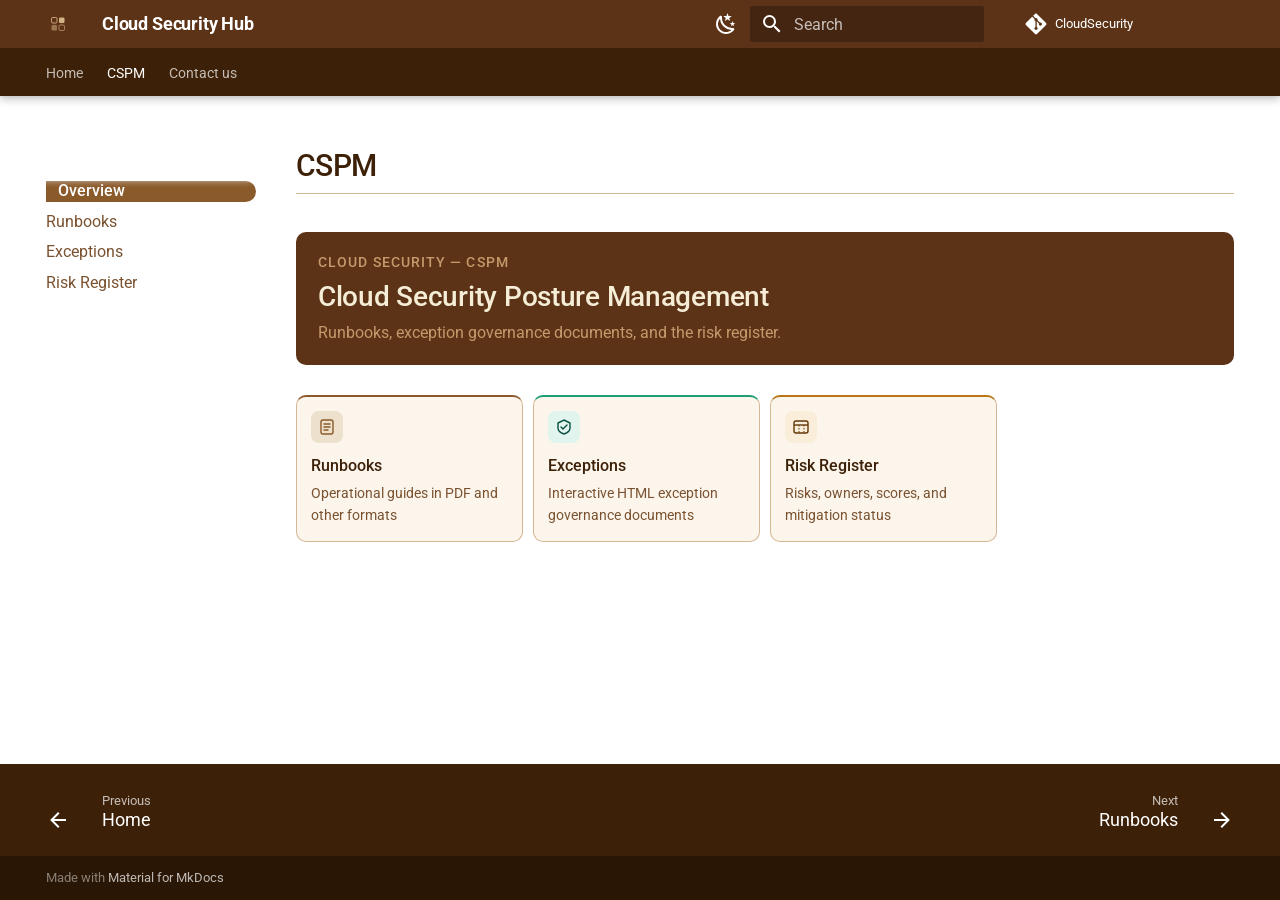
<file: cspm/index.html>
<!doctype html>
<html lang="en" class="no-js">
  <head>
    
      <meta charset="utf-8">
      <meta name="viewport" content="width=device-width,initial-scale=1">
      
      
      
        <link rel="canonical" href="https://ngwaalain.github.io/CloudSecurity/cspm/">
      
      
        <link rel="prev" href="..">
      
      
        <link rel="next" href="runbooks/">
      
      
        
      
      
      <link rel="icon" href="../assets/logo.svg">
      <meta name="generator" content="mkdocs-1.6.1, mkdocs-material-9.7.6">
    
    
      
        <title>Overview - Cloud Security Hub</title>
      
    
    
      <link rel="stylesheet" href="../assets/stylesheets/main.484c7ddc.min.css">
      
        
        <link rel="stylesheet" href="../assets/stylesheets/palette.ab4e12ef.min.css">
      
      


    
    
      
    
    
      
        
        
        <link rel="preconnect" href="https://fonts.gstatic.com" crossorigin>
        <link rel="stylesheet" href="https://fonts.googleapis.com/css?family=Roboto:300,300i,400,400i,700,700i%7CRoboto+Mono:400,400i,700,700i&display=fallback">
        <style>:root{--md-text-font:"Roboto";--md-code-font:"Roboto Mono"}</style>
      
    
    
      <link rel="stylesheet" href="../assets/stylesheets/extra.css">
    
    <script>__md_scope=new URL("..",location),__md_hash=e=>[...e].reduce(((e,_)=>(e<<5)-e+_.charCodeAt(0)),0),__md_get=(e,_=localStorage,t=__md_scope)=>JSON.parse(_.getItem(t.pathname+"."+e)),__md_set=(e,_,t=localStorage,a=__md_scope)=>{try{t.setItem(a.pathname+"."+e,JSON.stringify(_))}catch(e){}}</script>
    
      

    
    
  </head>
  
  
    
    
      
    
    
    
    
    <body dir="ltr" data-md-color-scheme="default" data-md-color-primary="custom" data-md-color-accent="custom">
  
    
    <input class="md-toggle" data-md-toggle="drawer" type="checkbox" id="__drawer" autocomplete="off">
    <input class="md-toggle" data-md-toggle="search" type="checkbox" id="__search" autocomplete="off">
    <label class="md-overlay" for="__drawer"></label>
    <div data-md-component="skip">
      
        
        <a href="#cspm" class="md-skip">
          Skip to content
        </a>
      
    </div>
    <div data-md-component="announce">
      
    </div>
    
    
      

  

<header class="md-header md-header--shadow md-header--lifted" data-md-component="header">
  <nav class="md-header__inner md-grid" aria-label="Header">
    <a href=".." title="Cloud Security Hub" class="md-header__button md-logo" aria-label="Cloud Security Hub" data-md-component="logo">
      
  <img src="../assets/logo.svg" alt="logo">

    </a>
    <label class="md-header__button md-icon" for="__drawer">
      
      <svg xmlns="http://www.w3.org/2000/svg" viewBox="0 0 24 24"><path d="M3 6h18v2H3zm0 5h18v2H3zm0 5h18v2H3z"/></svg>
    </label>
    <div class="md-header__title" data-md-component="header-title">
      <div class="md-header__ellipsis">
        <div class="md-header__topic">
          <span class="md-ellipsis">
            Cloud Security Hub
          </span>
        </div>
        <div class="md-header__topic" data-md-component="header-topic">
          <span class="md-ellipsis">
            
              Overview
            
          </span>
        </div>
      </div>
    </div>
    
      
        <form class="md-header__option" data-md-component="palette">
  
    
    
    
    <input class="md-option" data-md-color-media="" data-md-color-scheme="default" data-md-color-primary="custom" data-md-color-accent="custom"  aria-label="Switch to dark mode"  type="radio" name="__palette" id="__palette_0">
    
      <label class="md-header__button md-icon" title="Switch to dark mode" for="__palette_1" hidden>
        <svg xmlns="http://www.w3.org/2000/svg" viewBox="0 0 24 24"><path d="m17.75 4.09-2.53 1.94.91 3.06-2.63-1.81-2.63 1.81.91-3.06-2.53-1.94L12.44 4l1.06-3 1.06 3zm3.5 6.91-1.64 1.25.59 1.98-1.7-1.17-1.7 1.17.59-1.98L15.75 11l2.06-.05L18.5 9l.69 1.95zm-2.28 4.95c.83-.08 1.72 1.1 1.19 1.85-.32.45-.66.87-1.08 1.27C15.17 23 8.84 23 4.94 19.07c-3.91-3.9-3.91-10.24 0-14.14.4-.4.82-.76 1.27-1.08.75-.53 1.93.36 1.85 1.19-.27 2.86.69 5.83 2.89 8.02a9.96 9.96 0 0 0 8.02 2.89m-1.64 2.02a12.08 12.08 0 0 1-7.8-3.47c-2.17-2.19-3.33-5-3.49-7.82-2.81 3.14-2.7 7.96.31 10.98 3.02 3.01 7.84 3.12 10.98.31"/></svg>
      </label>
    
  
    
    
    
    <input class="md-option" data-md-color-media="" data-md-color-scheme="slate" data-md-color-primary="custom" data-md-color-accent="custom"  aria-label="Switch to light mode"  type="radio" name="__palette" id="__palette_1">
    
      <label class="md-header__button md-icon" title="Switch to light mode" for="__palette_0" hidden>
        <svg xmlns="http://www.w3.org/2000/svg" viewBox="0 0 24 24"><path d="M12 7a5 5 0 0 1 5 5 5 5 0 0 1-5 5 5 5 0 0 1-5-5 5 5 0 0 1 5-5m0 2a3 3 0 0 0-3 3 3 3 0 0 0 3 3 3 3 0 0 0 3-3 3 3 0 0 0-3-3m0-7 2.39 3.42C13.65 5.15 12.84 5 12 5s-1.65.15-2.39.42zM3.34 7l4.16-.35A7.2 7.2 0 0 0 5.94 8.5c-.44.74-.69 1.5-.83 2.29zm.02 10 1.76-3.77a7.131 7.131 0 0 0 2.38 4.14zM20.65 7l-1.77 3.79a7.02 7.02 0 0 0-2.38-4.15zm-.01 10-4.14.36c.59-.51 1.12-1.14 1.54-1.86.42-.73.69-1.5.83-2.29zM12 22l-2.41-3.44c.74.27 1.55.44 2.41.44.82 0 1.63-.17 2.37-.44z"/></svg>
      </label>
    
  
</form>
      
    
    
      <script>var palette=__md_get("__palette");if(palette&&palette.color){if("(prefers-color-scheme)"===palette.color.media){var media=matchMedia("(prefers-color-scheme: light)"),input=document.querySelector(media.matches?"[data-md-color-media='(prefers-color-scheme: light)']":"[data-md-color-media='(prefers-color-scheme: dark)']");palette.color.media=input.getAttribute("data-md-color-media"),palette.color.scheme=input.getAttribute("data-md-color-scheme"),palette.color.primary=input.getAttribute("data-md-color-primary"),palette.color.accent=input.getAttribute("data-md-color-accent")}for(var[key,value]of Object.entries(palette.color))document.body.setAttribute("data-md-color-"+key,value)}</script>
    
    
    
      
      
        <label class="md-header__button md-icon" for="__search">
          
          <svg xmlns="http://www.w3.org/2000/svg" viewBox="0 0 24 24"><path d="M9.5 3A6.5 6.5 0 0 1 16 9.5c0 1.61-.59 3.09-1.56 4.23l.27.27h.79l5 5-1.5 1.5-5-5v-.79l-.27-.27A6.52 6.52 0 0 1 9.5 16 6.5 6.5 0 0 1 3 9.5 6.5 6.5 0 0 1 9.5 3m0 2C7 5 5 7 5 9.5S7 14 9.5 14 14 12 14 9.5 12 5 9.5 5"/></svg>
        </label>
        <div class="md-search" data-md-component="search" role="dialog">
  <label class="md-search__overlay" for="__search"></label>
  <div class="md-search__inner" role="search">
    <form class="md-search__form" name="search">
      <input type="text" class="md-search__input" name="query" aria-label="Search" placeholder="Search" autocapitalize="off" autocorrect="off" autocomplete="off" spellcheck="false" data-md-component="search-query" required>
      <label class="md-search__icon md-icon" for="__search">
        
        <svg xmlns="http://www.w3.org/2000/svg" viewBox="0 0 24 24"><path d="M9.5 3A6.5 6.5 0 0 1 16 9.5c0 1.61-.59 3.09-1.56 4.23l.27.27h.79l5 5-1.5 1.5-5-5v-.79l-.27-.27A6.52 6.52 0 0 1 9.5 16 6.5 6.5 0 0 1 3 9.5 6.5 6.5 0 0 1 9.5 3m0 2C7 5 5 7 5 9.5S7 14 9.5 14 14 12 14 9.5 12 5 9.5 5"/></svg>
        
        <svg xmlns="http://www.w3.org/2000/svg" viewBox="0 0 24 24"><path d="M20 11v2H8l5.5 5.5-1.42 1.42L4.16 12l7.92-7.92L13.5 5.5 8 11z"/></svg>
      </label>
      <nav class="md-search__options" aria-label="Search">
        
        <button type="reset" class="md-search__icon md-icon" title="Clear" aria-label="Clear" tabindex="-1">
          
          <svg xmlns="http://www.w3.org/2000/svg" viewBox="0 0 24 24"><path d="M19 6.41 17.59 5 12 10.59 6.41 5 5 6.41 10.59 12 5 17.59 6.41 19 12 13.41 17.59 19 19 17.59 13.41 12z"/></svg>
        </button>
      </nav>
      
        <div class="md-search__suggest" data-md-component="search-suggest"></div>
      
    </form>
    <div class="md-search__output">
      <div class="md-search__scrollwrap" tabindex="0" data-md-scrollfix>
        <div class="md-search-result" data-md-component="search-result">
          <div class="md-search-result__meta">
            Initializing search
          </div>
          <ol class="md-search-result__list" role="presentation"></ol>
        </div>
      </div>
    </div>
  </div>
</div>
      
    
    
      <div class="md-header__source">
        <a href="https://github.com/ngwaalain/CloudSecurity" title="Go to repository" class="md-source" data-md-component="source">
  <div class="md-source__icon md-icon">
    
    <svg xmlns="http://www.w3.org/2000/svg" viewBox="0 0 448 512"><!--! Font Awesome Free 7.1.0 by @fontawesome - https://fontawesome.com License - https://fontawesome.com/license/free (Icons: CC BY 4.0, Fonts: SIL OFL 1.1, Code: MIT License) Copyright 2025 Fonticons, Inc.--><path d="M439.6 236.1 244 40.5c-5.4-5.5-12.8-8.5-20.4-8.5s-15 3-20.4 8.4L162.5 81l51.5 51.5c27.1-9.1 52.7 16.8 43.4 43.7l49.7 49.7c34.2-11.8 61.2 31 35.5 56.7-26.5 26.5-70.2-2.9-56-37.3L240.3 199v121.9c25.3 12.5 22.3 41.8 9.1 55-6.4 6.4-15.2 10.1-24.3 10.1s-17.8-3.6-24.3-10.1c-17.6-17.6-11.1-46.9 11.2-56v-123c-20.8-8.5-24.6-30.7-18.6-45L142.6 101 8.5 235.1C3 240.6 0 247.9 0 255.5s3 15 8.5 20.4l195.6 195.7c5.4 5.4 12.7 8.4 20.4 8.4s15-3 20.4-8.4l194.7-194.7c5.4-5.4 8.4-12.8 8.4-20.4s-3-15-8.4-20.4"/></svg>
  </div>
  <div class="md-source__repository">
    CloudSecurity
  </div>
</a>
      </div>
    
  </nav>
  
    
      
<nav class="md-tabs" aria-label="Tabs" data-md-component="tabs">
  <div class="md-grid">
    <ul class="md-tabs__list">
      
        
  
  
  
  
    <li class="md-tabs__item">
      <a href=".." class="md-tabs__link">
        
  
  
    
  
  Home

      </a>
    </li>
  

      
        
  
  
  
    
  
  
    
    
      <li class="md-tabs__item md-tabs__item--active">
        <a href="./" class="md-tabs__link">
          
  
  
  CSPM

        </a>
      </li>
    
  

      
        
  
  
  
  
    <li class="md-tabs__item">
      <a href="../contact/" class="md-tabs__link">
        
  
  
    
  
  Contact us

      </a>
    </li>
  

      
    </ul>
  </div>
</nav>
    
  
</header>
    
    <div class="md-container" data-md-component="container">
      
      
        
      
      <main class="md-main" data-md-component="main">
        <div class="md-main__inner md-grid">
          
            
              
              <div class="md-sidebar md-sidebar--primary" data-md-component="sidebar" data-md-type="navigation" >
                <div class="md-sidebar__scrollwrap">
                  <div class="md-sidebar__inner">
                    


  


  

<nav class="md-nav md-nav--primary md-nav--lifted md-nav--integrated" aria-label="Navigation" data-md-level="0">
  <label class="md-nav__title" for="__drawer">
    <a href=".." title="Cloud Security Hub" class="md-nav__button md-logo" aria-label="Cloud Security Hub" data-md-component="logo">
      
  <img src="../assets/logo.svg" alt="logo">

    </a>
    Cloud Security Hub
  </label>
  
    <div class="md-nav__source">
      <a href="https://github.com/ngwaalain/CloudSecurity" title="Go to repository" class="md-source" data-md-component="source">
  <div class="md-source__icon md-icon">
    
    <svg xmlns="http://www.w3.org/2000/svg" viewBox="0 0 448 512"><!--! Font Awesome Free 7.1.0 by @fontawesome - https://fontawesome.com License - https://fontawesome.com/license/free (Icons: CC BY 4.0, Fonts: SIL OFL 1.1, Code: MIT License) Copyright 2025 Fonticons, Inc.--><path d="M439.6 236.1 244 40.5c-5.4-5.5-12.8-8.5-20.4-8.5s-15 3-20.4 8.4L162.5 81l51.5 51.5c27.1-9.1 52.7 16.8 43.4 43.7l49.7 49.7c34.2-11.8 61.2 31 35.5 56.7-26.5 26.5-70.2-2.9-56-37.3L240.3 199v121.9c25.3 12.5 22.3 41.8 9.1 55-6.4 6.4-15.2 10.1-24.3 10.1s-17.8-3.6-24.3-10.1c-17.6-17.6-11.1-46.9 11.2-56v-123c-20.8-8.5-24.6-30.7-18.6-45L142.6 101 8.5 235.1C3 240.6 0 247.9 0 255.5s3 15 8.5 20.4l195.6 195.7c5.4 5.4 12.7 8.4 20.4 8.4s15-3 20.4-8.4l194.7-194.7c5.4-5.4 8.4-12.8 8.4-20.4s-3-15-8.4-20.4"/></svg>
  </div>
  <div class="md-source__repository">
    CloudSecurity
  </div>
</a>
    </div>
  
  <ul class="md-nav__list" data-md-scrollfix>
    
      
      
  
  
  
  
    <li class="md-nav__item">
      <a href=".." class="md-nav__link">
        
  
  
  <span class="md-ellipsis">
    
  
    Home
  

    
  </span>
  
  

      </a>
    </li>
  

    
      
      
  
  
    
  
  
  
    
    
    
    
      
        
        
      
      
        
      
    
    
    <li class="md-nav__item md-nav__item--active md-nav__item--section md-nav__item--nested">
      
        
        
        <input class="md-nav__toggle md-toggle " type="checkbox" id="__nav_2" checked>
        
          
          <label class="md-nav__link" for="__nav_2" id="__nav_2_label" tabindex="">
            
  
  
  <span class="md-ellipsis">
    
  
    CSPM
  

    
  </span>
  
  

            <span class="md-nav__icon md-icon"></span>
          </label>
        
        <nav class="md-nav" data-md-level="1" aria-labelledby="__nav_2_label" aria-expanded="true">
          <label class="md-nav__title" for="__nav_2">
            <span class="md-nav__icon md-icon"></span>
            
  
    CSPM
  

          </label>
          <ul class="md-nav__list" data-md-scrollfix>
            
              
                
  
  
    
  
  
  
    <li class="md-nav__item md-nav__item--active">
      
      <input class="md-nav__toggle md-toggle" type="checkbox" id="__toc">
      
      
        
      
      
      <a href="./" class="md-nav__link md-nav__link--active">
        
  
  
  <span class="md-ellipsis">
    
  
    Overview
  

    
  </span>
  
  

      </a>
      
    </li>
  

              
            
              
                
  
  
  
  
    <li class="md-nav__item">
      <a href="runbooks/" class="md-nav__link">
        
  
  
  <span class="md-ellipsis">
    
  
    Runbooks
  

    
  </span>
  
  

      </a>
    </li>
  

              
            
              
                
  
  
  
  
    <li class="md-nav__item">
      <a href="exceptions/" class="md-nav__link">
        
  
  
  <span class="md-ellipsis">
    
  
    Exceptions
  

    
  </span>
  
  

      </a>
    </li>
  

              
            
              
                
  
  
  
  
    <li class="md-nav__item">
      <a href="risk-register/" class="md-nav__link">
        
  
  
  <span class="md-ellipsis">
    
  
    Risk Register
  

    
  </span>
  
  

      </a>
    </li>
  

              
            
          </ul>
        </nav>
      
    </li>
  

    
      
      
  
  
  
  
    <li class="md-nav__item">
      <a href="../contact/" class="md-nav__link">
        
  
  
  <span class="md-ellipsis">
    
  
    Contact us
  

    
  </span>
  
  

      </a>
    </li>
  

    
  </ul>
</nav>
                  </div>
                </div>
              </div>
            
            
          
          
            <div class="md-content" data-md-component="content">
              
              <article class="md-content__inner md-typeset">
                
                  


  
  


<h1 id="cspm">CSPM<a class="headerlink" href="#cspm" title="Permanent link">&para;</a></h1>
<div class="cs-page-header">
  <div class="eyebrow">Cloud Security &mdash; CSPM</div>
  <h1>Cloud Security Posture Management</h1>
  <div class="sub">Runbooks, exception governance documents, and the risk register.</div>
</div>

<div class="cs-tile-grid">
  <a href="runbooks/" class="cs-tile">
    <div class="cs-tile-icon"><svg width="18" height="18" viewBox="0 0 18 18" fill="none"><rect x="3" y="2" width="12" height="14" rx="2" stroke="currentColor" stroke-width="1.4"/><path d="M6 6h6M6 9h6M6 12h4" stroke="currentColor" stroke-width="1.4" stroke-linecap="round"/></svg></div>
    <div class="cs-tile-title">Runbooks</div>
    <div class="cs-tile-desc">Operational guides in PDF and other formats</div>
  </a>
  <a href="exceptions/" class="cs-tile teal">
    <div class="cs-tile-icon"><svg width="18" height="18" viewBox="0 0 18 18" fill="none"><path d="M9 2L15 5V10Q15 14 9 16Q3 14 3 10V5Z" stroke="currentColor" stroke-width="1.4"/><path d="M6 9L8 11L12 7" stroke="currentColor" stroke-width="1.4" stroke-linecap="round" stroke-linejoin="round"/></svg></div>
    <div class="cs-tile-title">Exceptions</div>
    <div class="cs-tile-desc">Interactive HTML exception governance documents</div>
  </a>
  <a href="risk-register/" class="cs-tile amber">
    <div class="cs-tile-icon"><svg width="18" height="18" viewBox="0 0 18 18" fill="none"><rect x="2" y="3" width="14" height="12" rx="2" stroke="currentColor" stroke-width="1.4"/><path d="M2 7h14" stroke="currentColor" stroke-width="1.4"/><path d="M7 7v8M12 7v8" stroke="currentColor" stroke-width="1" stroke-dasharray="1.5 1.5"/></svg></div>
    <div class="cs-tile-title">Risk Register</div>
    <div class="cs-tile-desc">Risks, owners, scores, and mitigation status</div>
  </a>
</div>












                
              </article>
            </div>
          
          
<script>var target=document.getElementById(location.hash.slice(1));target&&target.name&&(target.checked=target.name.startsWith("__tabbed_"))</script>
        </div>
        
          <button type="button" class="md-top md-icon" data-md-component="top" hidden>
  
  <svg xmlns="http://www.w3.org/2000/svg" viewBox="0 0 24 24"><path d="M13 20h-2V8l-5.5 5.5-1.42-1.42L12 4.16l7.92 7.92-1.42 1.42L13 8z"/></svg>
  Back to top
</button>
        
      </main>
      
        <footer class="md-footer">
  
    
      
      <nav class="md-footer__inner md-grid" aria-label="Footer" >
        
          
          <a href=".." class="md-footer__link md-footer__link--prev" aria-label="Previous: Home">
            <div class="md-footer__button md-icon">
              
              <svg xmlns="http://www.w3.org/2000/svg" viewBox="0 0 24 24"><path d="M20 11v2H8l5.5 5.5-1.42 1.42L4.16 12l7.92-7.92L13.5 5.5 8 11z"/></svg>
            </div>
            <div class="md-footer__title">
              <span class="md-footer__direction">
                Previous
              </span>
              <div class="md-ellipsis">
                Home
              </div>
            </div>
          </a>
        
        
          
          <a href="runbooks/" class="md-footer__link md-footer__link--next" aria-label="Next: Runbooks">
            <div class="md-footer__title">
              <span class="md-footer__direction">
                Next
              </span>
              <div class="md-ellipsis">
                Runbooks
              </div>
            </div>
            <div class="md-footer__button md-icon">
              
              <svg xmlns="http://www.w3.org/2000/svg" viewBox="0 0 24 24"><path d="M4 11v2h12l-5.5 5.5 1.42 1.42L19.84 12l-7.92-7.92L10.5 5.5 16 11z"/></svg>
            </div>
          </a>
        
      </nav>
    
  
  <div class="md-footer-meta md-typeset">
    <div class="md-footer-meta__inner md-grid">
      <div class="md-copyright">
  
  
    Made with
    <a href="https://squidfunk.github.io/mkdocs-material/" target="_blank" rel="noopener">
      Material for MkDocs
    </a>
  
</div>
      
    </div>
  </div>
</footer>
      
    </div>
    <div class="md-dialog" data-md-component="dialog">
      <div class="md-dialog__inner md-typeset"></div>
    </div>
    
    
    
      
      
      <script id="__config" type="application/json">{"annotate": null, "base": "..", "features": ["navigation.tabs", "navigation.tabs.sticky", "navigation.sections", "navigation.expand", "navigation.top", "navigation.footer", "toc.integrate", "search.highlight", "search.suggest", "content.code.copy"], "search": "../assets/javascripts/workers/search.2c215733.min.js", "tags": null, "translations": {"clipboard.copied": "Copied to clipboard", "clipboard.copy": "Copy to clipboard", "search.result.more.one": "1 more on this page", "search.result.more.other": "# more on this page", "search.result.none": "No matching documents", "search.result.one": "1 matching document", "search.result.other": "# matching documents", "search.result.placeholder": "Type to start searching", "search.result.term.missing": "Missing", "select.version": "Select version"}, "version": null}</script>
    
    
      <script src="../assets/javascripts/bundle.79ae519e.min.js"></script>
      
    
  </body>
</html>
</file>
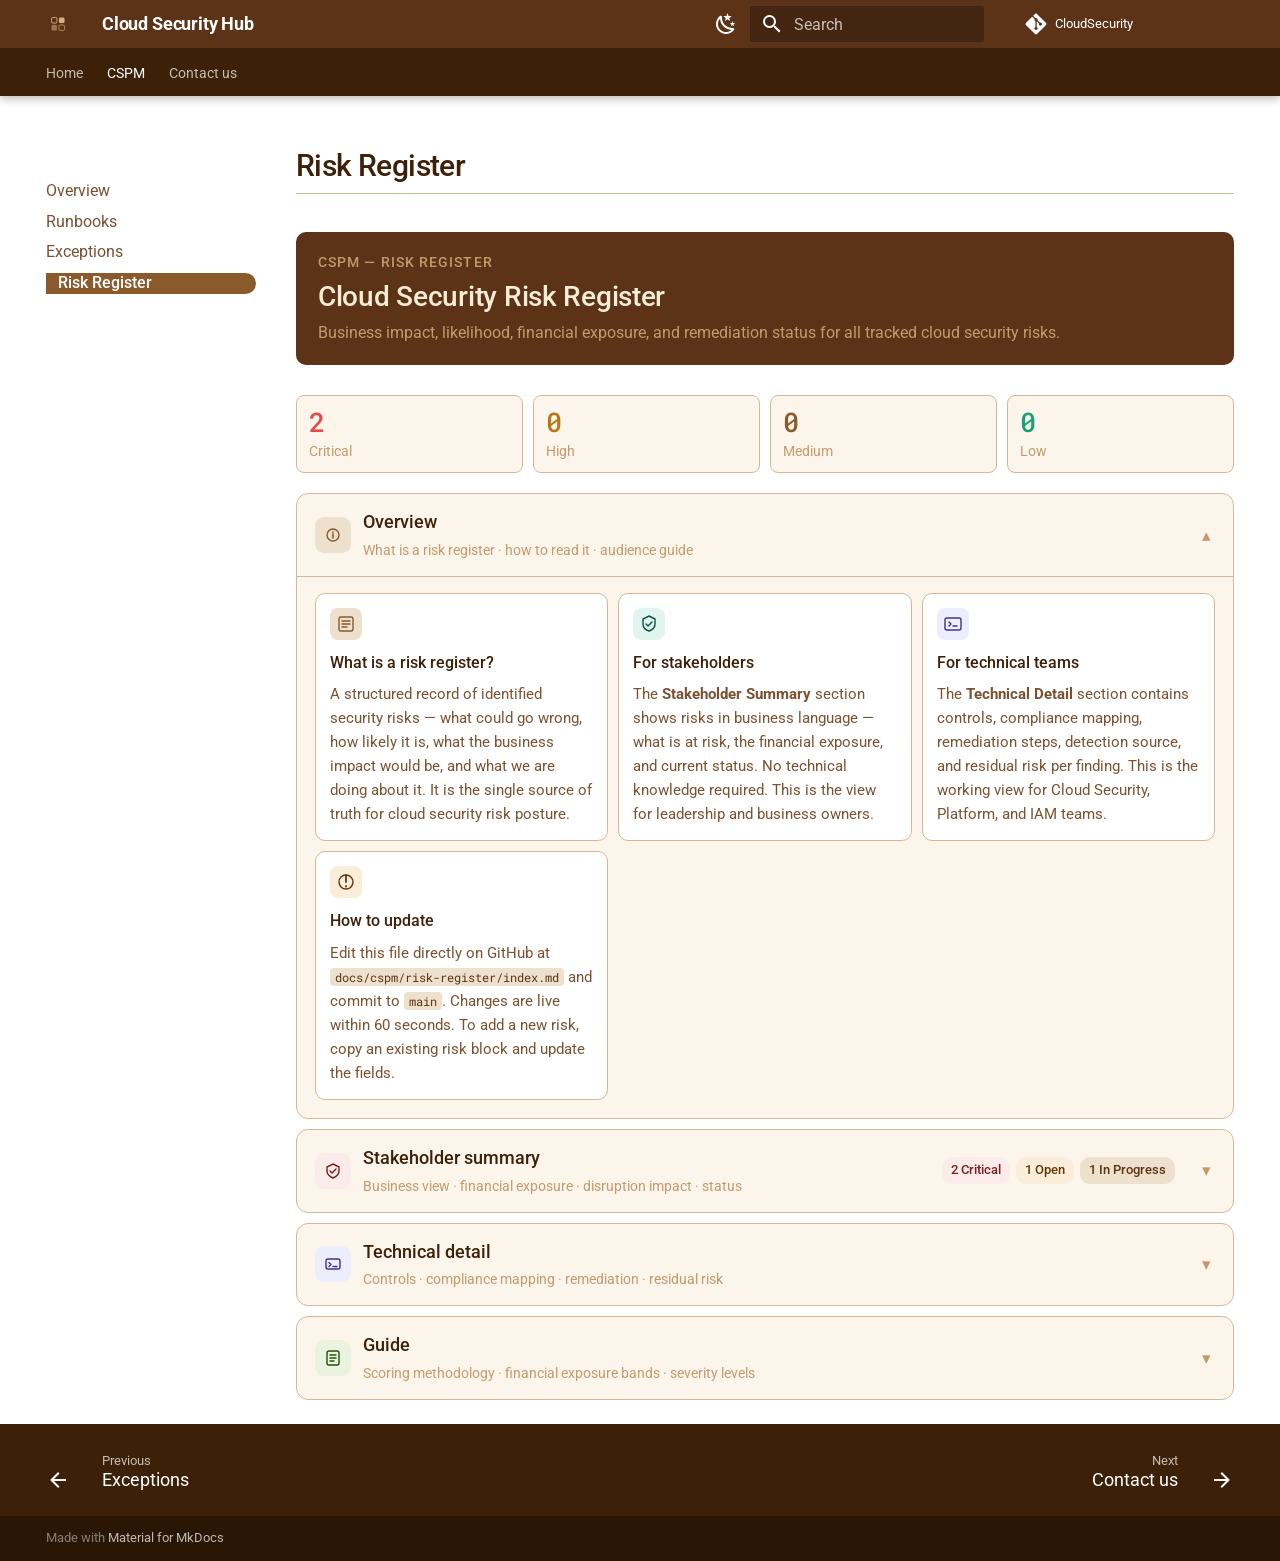
<file: cspm/risk-register/index.html>
<!doctype html>
<html lang="en" class="no-js">
  <head>
    
      <meta charset="utf-8">
      <meta name="viewport" content="width=device-width,initial-scale=1">
      
      
      
        <link rel="canonical" href="https://ngwaalain.github.io/CloudSecurity/cspm/risk-register/">
      
      
        <link rel="prev" href="../exceptions/">
      
      
        <link rel="next" href="../../contact/">
      
      
        
      
      
      <link rel="icon" href="../../assets/logo.svg">
      <meta name="generator" content="mkdocs-1.6.1, mkdocs-material-9.7.6">
    
    
      
        <title>Risk Register - Cloud Security Hub</title>
      
    
    
      <link rel="stylesheet" href="../../assets/stylesheets/main.484c7ddc.min.css">
      
        
        <link rel="stylesheet" href="../../assets/stylesheets/palette.ab4e12ef.min.css">
      
      


    
    
      
    
    
      
        
        
        <link rel="preconnect" href="https://fonts.gstatic.com" crossorigin>
        <link rel="stylesheet" href="https://fonts.googleapis.com/css?family=Roboto:300,300i,400,400i,700,700i%7CRoboto+Mono:400,400i,700,700i&display=fallback">
        <style>:root{--md-text-font:"Roboto";--md-code-font:"Roboto Mono"}</style>
      
    
    
      <link rel="stylesheet" href="../../assets/stylesheets/extra.css">
    
    <script>__md_scope=new URL("../..",location),__md_hash=e=>[...e].reduce(((e,_)=>(e<<5)-e+_.charCodeAt(0)),0),__md_get=(e,_=localStorage,t=__md_scope)=>JSON.parse(_.getItem(t.pathname+"."+e)),__md_set=(e,_,t=localStorage,a=__md_scope)=>{try{t.setItem(a.pathname+"."+e,JSON.stringify(_))}catch(e){}}</script>
    
      

    
    
  </head>
  
  
    
    
      
    
    
    
    
    <body dir="ltr" data-md-color-scheme="default" data-md-color-primary="custom" data-md-color-accent="custom">
  
    
    <input class="md-toggle" data-md-toggle="drawer" type="checkbox" id="__drawer" autocomplete="off">
    <input class="md-toggle" data-md-toggle="search" type="checkbox" id="__search" autocomplete="off">
    <label class="md-overlay" for="__drawer"></label>
    <div data-md-component="skip">
      
        
        <a href="#risk-register" class="md-skip">
          Skip to content
        </a>
      
    </div>
    <div data-md-component="announce">
      
    </div>
    
    
      

  

<header class="md-header md-header--shadow md-header--lifted" data-md-component="header">
  <nav class="md-header__inner md-grid" aria-label="Header">
    <a href="../.." title="Cloud Security Hub" class="md-header__button md-logo" aria-label="Cloud Security Hub" data-md-component="logo">
      
  <img src="../../assets/logo.svg" alt="logo">

    </a>
    <label class="md-header__button md-icon" for="__drawer">
      
      <svg xmlns="http://www.w3.org/2000/svg" viewBox="0 0 24 24"><path d="M3 6h18v2H3zm0 5h18v2H3zm0 5h18v2H3z"/></svg>
    </label>
    <div class="md-header__title" data-md-component="header-title">
      <div class="md-header__ellipsis">
        <div class="md-header__topic">
          <span class="md-ellipsis">
            Cloud Security Hub
          </span>
        </div>
        <div class="md-header__topic" data-md-component="header-topic">
          <span class="md-ellipsis">
            
              Risk Register
            
          </span>
        </div>
      </div>
    </div>
    
      
        <form class="md-header__option" data-md-component="palette">
  
    
    
    
    <input class="md-option" data-md-color-media="" data-md-color-scheme="default" data-md-color-primary="custom" data-md-color-accent="custom"  aria-label="Switch to dark mode"  type="radio" name="__palette" id="__palette_0">
    
      <label class="md-header__button md-icon" title="Switch to dark mode" for="__palette_1" hidden>
        <svg xmlns="http://www.w3.org/2000/svg" viewBox="0 0 24 24"><path d="m17.75 4.09-2.53 1.94.91 3.06-2.63-1.81-2.63 1.81.91-3.06-2.53-1.94L12.44 4l1.06-3 1.06 3zm3.5 6.91-1.64 1.25.59 1.98-1.7-1.17-1.7 1.17.59-1.98L15.75 11l2.06-.05L18.5 9l.69 1.95zm-2.28 4.95c.83-.08 1.72 1.1 1.19 1.85-.32.45-.66.87-1.08 1.27C15.17 23 8.84 23 4.94 19.07c-3.91-3.9-3.91-10.24 0-14.14.4-.4.82-.76 1.27-1.08.75-.53 1.93.36 1.85 1.19-.27 2.86.69 5.83 2.89 8.02a9.96 9.96 0 0 0 8.02 2.89m-1.64 2.02a12.08 12.08 0 0 1-7.8-3.47c-2.17-2.19-3.33-5-3.49-7.82-2.81 3.14-2.7 7.96.31 10.98 3.02 3.01 7.84 3.12 10.98.31"/></svg>
      </label>
    
  
    
    
    
    <input class="md-option" data-md-color-media="" data-md-color-scheme="slate" data-md-color-primary="custom" data-md-color-accent="custom"  aria-label="Switch to light mode"  type="radio" name="__palette" id="__palette_1">
    
      <label class="md-header__button md-icon" title="Switch to light mode" for="__palette_0" hidden>
        <svg xmlns="http://www.w3.org/2000/svg" viewBox="0 0 24 24"><path d="M12 7a5 5 0 0 1 5 5 5 5 0 0 1-5 5 5 5 0 0 1-5-5 5 5 0 0 1 5-5m0 2a3 3 0 0 0-3 3 3 3 0 0 0 3 3 3 3 0 0 0 3-3 3 3 0 0 0-3-3m0-7 2.39 3.42C13.65 5.15 12.84 5 12 5s-1.65.15-2.39.42zM3.34 7l4.16-.35A7.2 7.2 0 0 0 5.94 8.5c-.44.74-.69 1.5-.83 2.29zm.02 10 1.76-3.77a7.131 7.131 0 0 0 2.38 4.14zM20.65 7l-1.77 3.79a7.02 7.02 0 0 0-2.38-4.15zm-.01 10-4.14.36c.59-.51 1.12-1.14 1.54-1.86.42-.73.69-1.5.83-2.29zM12 22l-2.41-3.44c.74.27 1.55.44 2.41.44.82 0 1.63-.17 2.37-.44z"/></svg>
      </label>
    
  
</form>
      
    
    
      <script>var palette=__md_get("__palette");if(palette&&palette.color){if("(prefers-color-scheme)"===palette.color.media){var media=matchMedia("(prefers-color-scheme: light)"),input=document.querySelector(media.matches?"[data-md-color-media='(prefers-color-scheme: light)']":"[data-md-color-media='(prefers-color-scheme: dark)']");palette.color.media=input.getAttribute("data-md-color-media"),palette.color.scheme=input.getAttribute("data-md-color-scheme"),palette.color.primary=input.getAttribute("data-md-color-primary"),palette.color.accent=input.getAttribute("data-md-color-accent")}for(var[key,value]of Object.entries(palette.color))document.body.setAttribute("data-md-color-"+key,value)}</script>
    
    
    
      
      
        <label class="md-header__button md-icon" for="__search">
          
          <svg xmlns="http://www.w3.org/2000/svg" viewBox="0 0 24 24"><path d="M9.5 3A6.5 6.5 0 0 1 16 9.5c0 1.61-.59 3.09-1.56 4.23l.27.27h.79l5 5-1.5 1.5-5-5v-.79l-.27-.27A6.52 6.52 0 0 1 9.5 16 6.5 6.5 0 0 1 3 9.5 6.5 6.5 0 0 1 9.5 3m0 2C7 5 5 7 5 9.5S7 14 9.5 14 14 12 14 9.5 12 5 9.5 5"/></svg>
        </label>
        <div class="md-search" data-md-component="search" role="dialog">
  <label class="md-search__overlay" for="__search"></label>
  <div class="md-search__inner" role="search">
    <form class="md-search__form" name="search">
      <input type="text" class="md-search__input" name="query" aria-label="Search" placeholder="Search" autocapitalize="off" autocorrect="off" autocomplete="off" spellcheck="false" data-md-component="search-query" required>
      <label class="md-search__icon md-icon" for="__search">
        
        <svg xmlns="http://www.w3.org/2000/svg" viewBox="0 0 24 24"><path d="M9.5 3A6.5 6.5 0 0 1 16 9.5c0 1.61-.59 3.09-1.56 4.23l.27.27h.79l5 5-1.5 1.5-5-5v-.79l-.27-.27A6.52 6.52 0 0 1 9.5 16 6.5 6.5 0 0 1 3 9.5 6.5 6.5 0 0 1 9.5 3m0 2C7 5 5 7 5 9.5S7 14 9.5 14 14 12 14 9.5 12 5 9.5 5"/></svg>
        
        <svg xmlns="http://www.w3.org/2000/svg" viewBox="0 0 24 24"><path d="M20 11v2H8l5.5 5.5-1.42 1.42L4.16 12l7.92-7.92L13.5 5.5 8 11z"/></svg>
      </label>
      <nav class="md-search__options" aria-label="Search">
        
        <button type="reset" class="md-search__icon md-icon" title="Clear" aria-label="Clear" tabindex="-1">
          
          <svg xmlns="http://www.w3.org/2000/svg" viewBox="0 0 24 24"><path d="M19 6.41 17.59 5 12 10.59 6.41 5 5 6.41 10.59 12 5 17.59 6.41 19 12 13.41 17.59 19 19 17.59 13.41 12z"/></svg>
        </button>
      </nav>
      
        <div class="md-search__suggest" data-md-component="search-suggest"></div>
      
    </form>
    <div class="md-search__output">
      <div class="md-search__scrollwrap" tabindex="0" data-md-scrollfix>
        <div class="md-search-result" data-md-component="search-result">
          <div class="md-search-result__meta">
            Initializing search
          </div>
          <ol class="md-search-result__list" role="presentation"></ol>
        </div>
      </div>
    </div>
  </div>
</div>
      
    
    
      <div class="md-header__source">
        <a href="https://github.com/ngwaalain/CloudSecurity" title="Go to repository" class="md-source" data-md-component="source">
  <div class="md-source__icon md-icon">
    
    <svg xmlns="http://www.w3.org/2000/svg" viewBox="0 0 448 512"><!--! Font Awesome Free 7.1.0 by @fontawesome - https://fontawesome.com License - https://fontawesome.com/license/free (Icons: CC BY 4.0, Fonts: SIL OFL 1.1, Code: MIT License) Copyright 2025 Fonticons, Inc.--><path d="M439.6 236.1 244 40.5c-5.4-5.5-12.8-8.5-20.4-8.5s-15 3-20.4 8.4L162.5 81l51.5 51.5c27.1-9.1 52.7 16.8 43.4 43.7l49.7 49.7c34.2-11.8 61.2 31 35.5 56.7-26.5 26.5-70.2-2.9-56-37.3L240.3 199v121.9c25.3 12.5 22.3 41.8 9.1 55-6.4 6.4-15.2 10.1-24.3 10.1s-17.8-3.6-24.3-10.1c-17.6-17.6-11.1-46.9 11.2-56v-123c-20.8-8.5-24.6-30.7-18.6-45L142.6 101 8.5 235.1C3 240.6 0 247.9 0 255.5s3 15 8.5 20.4l195.6 195.7c5.4 5.4 12.7 8.4 20.4 8.4s15-3 20.4-8.4l194.7-194.7c5.4-5.4 8.4-12.8 8.4-20.4s-3-15-8.4-20.4"/></svg>
  </div>
  <div class="md-source__repository">
    CloudSecurity
  </div>
</a>
      </div>
    
  </nav>
  
    
      
<nav class="md-tabs" aria-label="Tabs" data-md-component="tabs">
  <div class="md-grid">
    <ul class="md-tabs__list">
      
        
  
  
  
  
    <li class="md-tabs__item">
      <a href="../.." class="md-tabs__link">
        
  
  
    
  
  Home

      </a>
    </li>
  

      
        
  
  
  
    
  
  
    
    
      <li class="md-tabs__item md-tabs__item--active">
        <a href="../" class="md-tabs__link">
          
  
  
  CSPM

        </a>
      </li>
    
  

      
        
  
  
  
  
    <li class="md-tabs__item">
      <a href="../../contact/" class="md-tabs__link">
        
  
  
    
  
  Contact us

      </a>
    </li>
  

      
    </ul>
  </div>
</nav>
    
  
</header>
    
    <div class="md-container" data-md-component="container">
      
      
        
      
      <main class="md-main" data-md-component="main">
        <div class="md-main__inner md-grid">
          
            
              
              <div class="md-sidebar md-sidebar--primary" data-md-component="sidebar" data-md-type="navigation" >
                <div class="md-sidebar__scrollwrap">
                  <div class="md-sidebar__inner">
                    


  


  

<nav class="md-nav md-nav--primary md-nav--lifted md-nav--integrated" aria-label="Navigation" data-md-level="0">
  <label class="md-nav__title" for="__drawer">
    <a href="../.." title="Cloud Security Hub" class="md-nav__button md-logo" aria-label="Cloud Security Hub" data-md-component="logo">
      
  <img src="../../assets/logo.svg" alt="logo">

    </a>
    Cloud Security Hub
  </label>
  
    <div class="md-nav__source">
      <a href="https://github.com/ngwaalain/CloudSecurity" title="Go to repository" class="md-source" data-md-component="source">
  <div class="md-source__icon md-icon">
    
    <svg xmlns="http://www.w3.org/2000/svg" viewBox="0 0 448 512"><!--! Font Awesome Free 7.1.0 by @fontawesome - https://fontawesome.com License - https://fontawesome.com/license/free (Icons: CC BY 4.0, Fonts: SIL OFL 1.1, Code: MIT License) Copyright 2025 Fonticons, Inc.--><path d="M439.6 236.1 244 40.5c-5.4-5.5-12.8-8.5-20.4-8.5s-15 3-20.4 8.4L162.5 81l51.5 51.5c27.1-9.1 52.7 16.8 43.4 43.7l49.7 49.7c34.2-11.8 61.2 31 35.5 56.7-26.5 26.5-70.2-2.9-56-37.3L240.3 199v121.9c25.3 12.5 22.3 41.8 9.1 55-6.4 6.4-15.2 10.1-24.3 10.1s-17.8-3.6-24.3-10.1c-17.6-17.6-11.1-46.9 11.2-56v-123c-20.8-8.5-24.6-30.7-18.6-45L142.6 101 8.5 235.1C3 240.6 0 247.9 0 255.5s3 15 8.5 20.4l195.6 195.7c5.4 5.4 12.7 8.4 20.4 8.4s15-3 20.4-8.4l194.7-194.7c5.4-5.4 8.4-12.8 8.4-20.4s-3-15-8.4-20.4"/></svg>
  </div>
  <div class="md-source__repository">
    CloudSecurity
  </div>
</a>
    </div>
  
  <ul class="md-nav__list" data-md-scrollfix>
    
      
      
  
  
  
  
    <li class="md-nav__item">
      <a href="../.." class="md-nav__link">
        
  
  
  <span class="md-ellipsis">
    
  
    Home
  

    
  </span>
  
  

      </a>
    </li>
  

    
      
      
  
  
    
  
  
  
    
    
    
    
      
        
        
      
      
        
      
    
    
    <li class="md-nav__item md-nav__item--active md-nav__item--section md-nav__item--nested">
      
        
        
        <input class="md-nav__toggle md-toggle " type="checkbox" id="__nav_2" checked>
        
          
          <label class="md-nav__link" for="__nav_2" id="__nav_2_label" tabindex="">
            
  
  
  <span class="md-ellipsis">
    
  
    CSPM
  

    
  </span>
  
  

            <span class="md-nav__icon md-icon"></span>
          </label>
        
        <nav class="md-nav" data-md-level="1" aria-labelledby="__nav_2_label" aria-expanded="true">
          <label class="md-nav__title" for="__nav_2">
            <span class="md-nav__icon md-icon"></span>
            
  
    CSPM
  

          </label>
          <ul class="md-nav__list" data-md-scrollfix>
            
              
                
  
  
  
  
    <li class="md-nav__item">
      <a href="../" class="md-nav__link">
        
  
  
  <span class="md-ellipsis">
    
  
    Overview
  

    
  </span>
  
  

      </a>
    </li>
  

              
            
              
                
  
  
  
  
    <li class="md-nav__item">
      <a href="../runbooks/" class="md-nav__link">
        
  
  
  <span class="md-ellipsis">
    
  
    Runbooks
  

    
  </span>
  
  

      </a>
    </li>
  

              
            
              
                
  
  
  
  
    <li class="md-nav__item">
      <a href="../exceptions/" class="md-nav__link">
        
  
  
  <span class="md-ellipsis">
    
  
    Exceptions
  

    
  </span>
  
  

      </a>
    </li>
  

              
            
              
                
  
  
    
  
  
  
    <li class="md-nav__item md-nav__item--active">
      
      <input class="md-nav__toggle md-toggle" type="checkbox" id="__toc">
      
      
        
      
      
      <a href="./" class="md-nav__link md-nav__link--active">
        
  
  
  <span class="md-ellipsis">
    
  
    Risk Register
  

    
  </span>
  
  

      </a>
      
    </li>
  

              
            
          </ul>
        </nav>
      
    </li>
  

    
      
      
  
  
  
  
    <li class="md-nav__item">
      <a href="../../contact/" class="md-nav__link">
        
  
  
  <span class="md-ellipsis">
    
  
    Contact us
  

    
  </span>
  
  

      </a>
    </li>
  

    
  </ul>
</nav>
                  </div>
                </div>
              </div>
            
            
          
          
            <div class="md-content" data-md-component="content">
              
              <article class="md-content__inner md-typeset">
                
                  


  
  


<h1 id="risk-register">Risk Register<a class="headerlink" href="#risk-register" title="Permanent link">&para;</a></h1>
<div class="cs-page-header">
  <div class="eyebrow">CSPM &mdash; Risk Register</div>
  <h1>Cloud Security Risk Register</h1>
  <div class="sub">Business impact, likelihood, financial exposure, and remediation status for all tracked cloud security risks.</div>
</div>

<div class="cs-stat-grid">
  <div class="cs-stat red"><div class="num">2</div><div class="lbl">Critical</div></div>
  <div class="cs-stat amber"><div class="num">0</div><div class="lbl">High</div></div>
  <div class="cs-stat blue"><div class="num">0</div><div class="lbl">Medium</div></div>
  <div class="cs-stat green"><div class="num">0</div><div class="lbl">Low</div></div>
</div>

<div class="rr-sections">

<!-- ══ SECTION 1: OVERVIEW ══════════════════════════════════════════════ -->
<div class="rr-section" id="rr-overview">
  <div class="rr-section-header" onclick="rrToggle('rr-overview')">
    <div class="rr-section-left">
      <div class="rr-section-icon" style="background:#EDE0CC;color:#8B5A2B;">
        <svg width="18" height="18" viewBox="0 0 18 18" fill="none"><circle cx="9" cy="9" r="6" stroke="currentColor" stroke-width="1.4"/><path d="M9 8v4M9 6v.5" stroke="currentColor" stroke-width="1.6" stroke-linecap="round"/></svg>
      </div>
      <div>
        <div class="rr-section-title">Overview</div>
        <div class="rr-section-sub">What is a risk register &middot; how to read it &middot; audience guide</div>
      </div>
    </div>
    <div class="rr-chevron" id="chev-rr-overview">&#9662;</div>
  </div>
  <div class="rr-section-body" id="body-rr-overview">
    <div class="rr-overview-grid">
      <div class="rr-overview-card">
        <div class="rr-ov-icon" style="background:#EDE0CC;color:#8B5A2B;">
          <svg width="20" height="20" viewBox="0 0 20 20" fill="none"><rect x="3" y="3" width="14" height="14" rx="2" stroke="currentColor" stroke-width="1.4"/><path d="M6 7h8M6 10h8M6 13h5" stroke="currentColor" stroke-width="1.4" stroke-linecap="round"/></svg>
        </div>
        <div class="rr-ov-title">What is a risk register?</div>
        <div class="rr-ov-body">A structured record of identified security risks — what could go wrong, how likely it is, what the business impact would be, and what we are doing about it. It is the single source of truth for cloud security risk posture.</div>
      </div>
      <div class="rr-overview-card">
        <div class="rr-ov-icon" style="background:#E1F5EE;color:#085041;">
          <svg width="20" height="20" viewBox="0 0 20 20" fill="none"><path d="M10 2L16 5V10Q16 15 10 17Q4 15 4 10V5Z" stroke="currentColor" stroke-width="1.4"/><path d="M7 10l2 2 4-4" stroke="currentColor" stroke-width="1.4" stroke-linecap="round" stroke-linejoin="round"/></svg>
        </div>
        <div class="rr-ov-title">For stakeholders</div>
        <div class="rr-ov-body">The <strong>Stakeholder Summary</strong> section shows risks in business language — what is at risk, the financial exposure, and current status. No technical knowledge required. This is the view for leadership and business owners.</div>
      </div>
      <div class="rr-overview-card">
        <div class="rr-ov-icon" style="background:#EEEDFE;color:#3C3489;">
          <svg width="20" height="20" viewBox="0 0 20 20" fill="none"><rect x="2" y="4" width="16" height="12" rx="2" stroke="currentColor" stroke-width="1.4"/><path d="M6 8l2 2-2 2M10 12h4" stroke="currentColor" stroke-width="1.4" stroke-linecap="round" stroke-linejoin="round"/></svg>
        </div>
        <div class="rr-ov-title">For technical teams</div>
        <div class="rr-ov-body">The <strong>Technical Detail</strong> section contains controls, compliance mapping, remediation steps, detection source, and residual risk per finding. This is the working view for Cloud Security, Platform, and IAM teams.</div>
      </div>
      <div class="rr-overview-card">
        <div class="rr-ov-icon" style="background:#FAEEDA;color:#633806;">
          <svg width="20" height="20" viewBox="0 0 20 20" fill="none"><path d="M10 3v7M10 14v.5" stroke="currentColor" stroke-width="1.8" stroke-linecap="round"/><circle cx="10" cy="10" r="7" stroke="currentColor" stroke-width="1.4"/></svg>
        </div>
        <div class="rr-ov-title">How to update</div>
        <div class="rr-ov-body">Edit this file directly on GitHub at <code>docs/cspm/risk-register/index.md</code> and commit to <code>main</code>. Changes are live within 60 seconds. To add a new risk, copy an existing risk block and update the fields.</div>
      </div>
    </div>
  </div>
</div>

<!-- ══ SECTION 2: STAKEHOLDER SUMMARY ══════════════════════════════════ -->
<div class="rr-section" id="rr-stakeholder">
  <div class="rr-section-header" onclick="rrToggle('rr-stakeholder')">
    <div class="rr-section-left">
      <div class="rr-section-icon" style="background:#FCEBEB;color:#791F1F;">
        <svg width="18" height="18" viewBox="0 0 18 18" fill="none"><path d="M9 2L15 5V9Q15 13.5 9 16Q3 13.5 3 9V5Z" stroke="currentColor" stroke-width="1.4"/><path d="M6 9l2 2 4-4" stroke="currentColor" stroke-width="1.4" stroke-linecap="round" stroke-linejoin="round"/></svg>
      </div>
      <div>
        <div class="rr-section-title">Stakeholder summary</div>
        <div class="rr-section-sub">Business view &middot; financial exposure &middot; disruption impact &middot; status</div>
      </div>
    </div>
    <div class="rr-section-badges">
      <span class="rr-badge rr-badge-critical">2 Critical</span>
      <span class="rr-badge rr-badge-open">1 Open</span>
      <span class="rr-badge rr-badge-progress">1 In Progress</span>
    </div>
    <div class="rr-chevron" id="chev-rr-stakeholder">&#9662;</div>
  </div>
  <div class="rr-section-body" id="body-rr-stakeholder">
    <p style="font-size:.8rem;color:#C49A6C;margin-bottom:14px;font-style:italic;">This view is for business and executive audiences. It focuses on what is at risk, the business consequence, and current remediation status.</p>

    <div class="rr-risk-card rr-critical">
      <div class="rr-risk-header">
        <div class="rr-risk-id">IAM-001</div>
        <div class="rr-risk-name">Overprivileged IAM Roles</div>
        <span class="rr-severity rr-sev-critical">&#128308; Critical</span>
        <span class="rr-status rr-status-open">Open</span>
      </div>
      <div class="rr-risk-meta-row">
        <div class="rr-meta-item"><div class="rr-meta-label">Category</div><div class="rr-meta-val">IAM</div></div>
        <div class="rr-meta-item"><div class="rr-meta-label">Environment</div><div class="rr-meta-val">AWS Production</div></div>
        <div class="rr-meta-item"><div class="rr-meta-label">Financial exposure</div><div class="rr-meta-val rr-financial">High &gt; $500K</div></div>
        <div class="rr-meta-item"><div class="rr-meta-label">Target date</div><div class="rr-meta-val">2026-06-15</div></div>
        <div class="rr-meta-item"><div class="rr-meta-label">Owner</div><div class="rr-meta-val">Cloud Platform Team</div></div>
      </div>
      <div class="rr-impact-box">
        <div class="rr-impact-label">&#9888; Business disruption</div>
        <div class="rr-impact-text">Multiple IAM roles have administrator-level permissions without business justification. A single compromised credential could result in full environment takeover, data exfiltration, or ransomware deployment — affecting all cloud-hosted production workloads. Financial exposure includes breach notification, regulatory fines (GDPR/CCPA), incident response, and business disruption exceeding <strong>$500K</strong>.</div>
      </div>
    </div>

    <div class="rr-risk-card rr-critical">
      <div class="rr-risk-header">
        <div class="rr-risk-id">NET-001</div>
        <div class="rr-risk-name">Publicly Exposed Security Groups</div>
        <span class="rr-severity rr-sev-critical">&#128308; Critical</span>
        <span class="rr-status rr-status-progress">In Progress</span>
      </div>
      <div class="rr-risk-meta-row">
        <div class="rr-meta-item"><div class="rr-meta-label">Category</div><div class="rr-meta-val">Network Security</div></div>
        <div class="rr-meta-item"><div class="rr-meta-label">Environment</div><div class="rr-meta-val">AWS Production</div></div>
        <div class="rr-meta-item"><div class="rr-meta-label">Financial exposure</div><div class="rr-meta-val rr-financial">High &gt; $500K</div></div>
        <div class="rr-meta-item"><div class="rr-meta-label">Target date</div><div class="rr-meta-val">2026-05-30</div></div>
        <div class="rr-meta-item"><div class="rr-meta-label">Owner</div><div class="rr-meta-val">Network Security Team</div></div>
      </div>
      <div class="rr-impact-box">
        <div class="rr-impact-label">&#9888; Business disruption</div>
        <div class="rr-impact-text">Security groups allow unrestricted inbound access from 0.0.0.0/0. Internet-facing workloads are directly exposed to scanning, brute force, and exploitation. For production EC2 instances this creates risk of service disruption, data exfiltration, and regulatory non-compliance. Financial exposure includes incident response, downtime, and potential fines exceeding <strong>$500K</strong>.</div>
      </div>
    </div>

  </div>
</div>

<!-- ══ SECTION 3: TECHNICAL DETAIL ═════════════════════════════════════ -->
<div class="rr-section" id="rr-technical">
  <div class="rr-section-header" onclick="rrToggle('rr-technical')">
    <div class="rr-section-left">
      <div class="rr-section-icon" style="background:#EEEDFE;color:#3C3489;">
        <svg width="18" height="18" viewBox="0 0 18 18" fill="none"><rect x="2" y="4" width="14" height="10" rx="2" stroke="currentColor" stroke-width="1.4"/><path d="M5 7.5l2 2-2 2M9 11.5h4" stroke="currentColor" stroke-width="1.4" stroke-linecap="round" stroke-linejoin="round"/></svg>
      </div>
      <div>
        <div class="rr-section-title">Technical detail</div>
        <div class="rr-section-sub">Controls &middot; compliance mapping &middot; remediation &middot; residual risk</div>
      </div>
    </div>
    <div class="rr-chevron" id="chev-rr-technical">&#9662;</div>
  </div>
  <div class="rr-section-body" id="body-rr-technical">

    <div class="rr-tech-block" id="rr-iam001">
      <div class="rr-tech-header" onclick="rrToggle('rr-iam001')">
        <div class="rr-risk-id" style="flex-shrink:0;">IAM-001</div>
        <div style="flex:1;font-size:.85rem;font-weight:500;color:#3D2008;">Overprivileged IAM Roles</div>
        <span class="rr-severity rr-sev-critical" style="flex-shrink:0;">&#128308; Critical</span>
        <div class="rr-chevron" id="chev-rr-iam001" style="margin-left:10px;">&#9662;</div>
      </div>
      <div class="rr-tech-body" id="body-rr-iam001">
        <div class="rr-detail-grid">
          <div class="rr-detail-item"><div class="rr-detail-label">Risk ID</div><div class="rr-detail-val">IAM-001 (CSN: IAM-IDC-001)</div></div>
          <div class="rr-detail-item"><div class="rr-detail-label">Category</div><div class="rr-detail-val">IAM</div></div>
          <div class="rr-detail-item"><div class="rr-detail-label">Cloud environment</div><div class="rr-detail-val">AWS Production</div></div>
          <div class="rr-detail-item"><div class="rr-detail-label">Affected assets</div><div class="rr-detail-val">IAM Roles, EC2, Lambda</div></div>
          <div class="rr-detail-item"><div class="rr-detail-label">Data classification</div><div class="rr-detail-val">Highly Critical</div></div>
          <div class="rr-detail-item"><div class="rr-detail-label">Likelihood</div><div class="rr-detail-val">High (4/5)</div></div>
          <div class="rr-detail-item"><div class="rr-detail-label">Impact</div><div class="rr-detail-val">High (4/5)</div></div>
          <div class="rr-detail-item"><div class="rr-detail-label">Risk score</div><div class="rr-detail-val"><strong>4/5 &mdash; Critical</strong></div></div>
          <div class="rr-detail-item"><div class="rr-detail-label">Detection source</div><div class="rr-detail-val">Wiz</div></div>
          <div class="rr-detail-item"><div class="rr-detail-label">Compliance mapping</div><div class="rr-detail-val">CIS 1.22, NIST AC-6</div></div>
          <div class="rr-detail-item"><div class="rr-detail-label">Existing controls</div><div class="rr-detail-val">MFA enabled, CloudTrail logging</div></div>
          <div class="rr-detail-item"><div class="rr-detail-label">Residual risk</div><div class="rr-detail-val">Medium</div></div>
          <div class="rr-detail-item"><div class="rr-detail-label">Risk treatment</div><div class="rr-detail-val">Mitigate</div></div>
          <div class="rr-detail-item"><div class="rr-detail-label">Exception approved</div><div class="rr-detail-val">No</div></div>
          <div class="rr-detail-item"><div class="rr-detail-label">Target date</div><div class="rr-detail-val">2026-06-15</div></div>
          <div class="rr-detail-item"><div class="rr-detail-label">Supporting team</div><div class="rr-detail-val">IAM Team</div></div>
        </div>
        <div class="rr-remediation-box">
          <div class="rr-rem-title">&#10003; Recommended remediation</div>
          <div class="rr-rem-body">Implement least privilege access and remove wildcard permissions. Review all cross-account roles. Enforce permission boundaries on all IAM roles. Audit roles not used in 90 days and remove or disable.</div>
        </div>
      </div>
    </div>

    <div class="rr-tech-block" id="rr-net001">
      <div class="rr-tech-header" onclick="rrToggle('rr-net001')">
        <div class="rr-risk-id" style="flex-shrink:0;">NET-001</div>
        <div style="flex:1;font-size:.85rem;font-weight:500;color:#3D2008;">Publicly Exposed Security Groups</div>
        <span class="rr-severity rr-sev-critical" style="flex-shrink:0;">&#128308; Critical</span>
        <div class="rr-chevron" id="chev-rr-net001" style="margin-left:10px;">&#9662;</div>
      </div>
      <div class="rr-tech-body" id="body-rr-net001">
        <div class="rr-detail-grid">
          <div class="rr-detail-item"><div class="rr-detail-label">Risk ID</div><div class="rr-detail-val">NET-001</div></div>
          <div class="rr-detail-item"><div class="rr-detail-label">Category</div><div class="rr-detail-val">Network Security</div></div>
          <div class="rr-detail-item"><div class="rr-detail-label">Cloud environment</div><div class="rr-detail-val">AWS Production</div></div>
          <div class="rr-detail-item"><div class="rr-detail-label">Affected assets</div><div class="rr-detail-val">EC2 Security Groups</div></div>
          <div class="rr-detail-item"><div class="rr-detail-label">Data classification</div><div class="rr-detail-val">Confidential</div></div>
          <div class="rr-detail-item"><div class="rr-detail-label">Likelihood</div><div class="rr-detail-val">High (4/5)</div></div>
          <div class="rr-detail-item"><div class="rr-detail-label">Impact</div><div class="rr-detail-val">High (4/5)</div></div>
          <div class="rr-detail-item"><div class="rr-detail-label">Risk score</div><div class="rr-detail-val"><strong>4/5 &mdash; Critical</strong></div></div>
          <div class="rr-detail-item"><div class="rr-detail-label">Detection source</div><div class="rr-detail-val">Wiz</div></div>
          <div class="rr-detail-item"><div class="rr-detail-label">Compliance mapping</div><div class="rr-detail-val">CIS 4.1, NIST SC-7</div></div>
          <div class="rr-detail-item"><div class="rr-detail-label">Existing controls</div><div class="rr-detail-val">AWS Shield, WAF</div></div>
          <div class="rr-detail-item"><div class="rr-detail-label">Residual risk</div><div class="rr-detail-val">Low</div></div>
          <div class="rr-detail-item"><div class="rr-detail-label">Risk treatment</div><div class="rr-detail-val">Mitigate</div></div>
          <div class="rr-detail-item"><div class="rr-detail-label">Exception approved</div><div class="rr-detail-val">No</div></div>
          <div class="rr-detail-item"><div class="rr-detail-label">Target date</div><div class="rr-detail-val">2026-05-30</div></div>
          <div class="rr-detail-item"><div class="rr-detail-label">Supporting team</div><div class="rr-detail-val">Cloud Engineering</div></div>
        </div>
        <div class="rr-remediation-box">
          <div class="rr-rem-title">&#10003; Recommended remediation</div>
          <div class="rr-rem-body">Restrict inbound traffic to known CIDR ranges and remove 0.0.0.0/0 rules. Implement network segmentation. Prioritise internet-facing assets. Enforce security group policies via AWS Config rules to prevent re-introduction.</div>
        </div>
      </div>
    </div>

  </div>
</div>

<!-- ══ SECTION 4: GUIDE ═════════════════════════════════════════════════ -->
<div class="rr-section" id="rr-guide">
  <div class="rr-section-header" onclick="rrToggle('rr-guide')">
    <div class="rr-section-left">
      <div class="rr-section-icon" style="background:#EAF3DE;color:#27500A;">
        <svg width="18" height="18" viewBox="0 0 18 18" fill="none"><rect x="3" y="2" width="12" height="14" rx="2" stroke="currentColor" stroke-width="1.4"/><path d="M6 6h6M6 9h6M6 12h4" stroke="currentColor" stroke-width="1.4" stroke-linecap="round"/></svg>
      </div>
      <div>
        <div class="rr-section-title">Guide</div>
        <div class="rr-section-sub">Scoring methodology &middot; financial exposure bands &middot; severity levels</div>
      </div>
    </div>
    <div class="rr-chevron" id="chev-rr-guide">&#9662;</div>
  </div>
  <div class="rr-section-body" id="body-rr-guide">

    <div class="rr-guide-grid">
      <div class="rr-guide-card">
        <div class="rr-guide-title">Likelihood scale</div>
        <table class="rr-guide-table"><thead><tr><th>Score</th><th>Level</th><th>Meaning</th></tr></thead><tbody>
          <tr><td>1</td><td>Rare</td><td>Exceptional circumstances only</td></tr>
          <tr><td>2</td><td>Unlikely</td><td>Could occur at some time</td></tr>
          <tr><td>3</td><td>Possible</td><td>Might occur at some time</td></tr>
          <tr><td>4</td><td>Likely</td><td>Will probably occur</td></tr>
          <tr><td>5</td><td>Almost Certain</td><td>Expected in most circumstances</td></tr>
        </tbody></table>
      </div>
      <div class="rr-guide-card">
        <div class="rr-guide-title">Impact scale</div>
        <table class="rr-guide-table"><thead><tr><th>Score</th><th>Level</th><th>Meaning</th></tr></thead><tbody>
          <tr><td>1</td><td>Negligible</td><td>No material impact</td></tr>
          <tr><td>2</td><td>Minor</td><td>Minor disruption, easily recovered</td></tr>
          <tr><td>3</td><td>Moderate</td><td>Business disruption, recoverable</td></tr>
          <tr><td>4</td><td>Major</td><td>Significant disruption, regulatory attention</td></tr>
          <tr><td>5</td><td>Severe</td><td>Catastrophic, regulatory breach</td></tr>
        </tbody></table>
      </div>
    </div>

    <div class="rr-guide-card" style="margin-top:12px;">
      <div class="rr-guide-title">Risk score bands &amp; financial exposure</div>
      <div class="rr-sev-table">
        <div class="rr-sev-row rr-sev-low"><div class="rr-sev-score">1&ndash;2</div><div class="rr-sev-name">&#128994; Low</div><div class="rr-sev-action">Monitor &middot; review annually</div><div class="rr-sev-money">&lt; $50,000</div></div>
        <div class="rr-sev-row rr-sev-medium"><div class="rr-sev-score">3</div><div class="rr-sev-name">&#128993; Medium</div><div class="rr-sev-action">Remediate within 90 days</div><div class="rr-sev-money">$50K &ndash; $500K</div></div>
        <div class="rr-sev-row rr-sev-high"><div class="rr-sev-score">4</div><div class="rr-sev-name">&#128992; High</div><div class="rr-sev-action">Remediate within 30 days</div><div class="rr-sev-money">&gt; $500K</div></div>
        <div class="rr-sev-row rr-sev-crit"><div class="rr-sev-score">5</div><div class="rr-sev-name">&#128308; Critical</div><div class="rr-sev-action">Immediate action required</div><div class="rr-sev-money">&gt; $5,000,000</div></div>
      </div>
    </div>

  </div>
</div>

</div>
<!-- /rr-sections --><script>
function rrToggle(id) {
  var body = document.getElementById('body-' + id);
  var chev = document.getElementById('chev-' + id);
  if (!body) return;
  var open = body.style.display === 'block';
  body.style.display = open ? 'none' : 'block';
  if (chev) chev.innerHTML = open ? '&#9662;' : '&#9652;';
}
// Open overview by default
document.addEventListener('DOMContentLoaded', function() {
  var b = document.getElementById('body-rr-overview');
  var c = document.getElementById('chev-rr-overview');
  if (b) { b.style.display = 'block'; }
  if (c) { c.innerHTML = '&#9652;'; }
});
</script>












                
              </article>
            </div>
          
          
<script>var target=document.getElementById(location.hash.slice(1));target&&target.name&&(target.checked=target.name.startsWith("__tabbed_"))</script>
        </div>
        
          <button type="button" class="md-top md-icon" data-md-component="top" hidden>
  
  <svg xmlns="http://www.w3.org/2000/svg" viewBox="0 0 24 24"><path d="M13 20h-2V8l-5.5 5.5-1.42-1.42L12 4.16l7.92 7.92-1.42 1.42L13 8z"/></svg>
  Back to top
</button>
        
      </main>
      
        <footer class="md-footer">
  
    
      
      <nav class="md-footer__inner md-grid" aria-label="Footer" >
        
          
          <a href="../exceptions/" class="md-footer__link md-footer__link--prev" aria-label="Previous: Exceptions">
            <div class="md-footer__button md-icon">
              
              <svg xmlns="http://www.w3.org/2000/svg" viewBox="0 0 24 24"><path d="M20 11v2H8l5.5 5.5-1.42 1.42L4.16 12l7.92-7.92L13.5 5.5 8 11z"/></svg>
            </div>
            <div class="md-footer__title">
              <span class="md-footer__direction">
                Previous
              </span>
              <div class="md-ellipsis">
                Exceptions
              </div>
            </div>
          </a>
        
        
          
          <a href="../../contact/" class="md-footer__link md-footer__link--next" aria-label="Next: Contact us">
            <div class="md-footer__title">
              <span class="md-footer__direction">
                Next
              </span>
              <div class="md-ellipsis">
                Contact us
              </div>
            </div>
            <div class="md-footer__button md-icon">
              
              <svg xmlns="http://www.w3.org/2000/svg" viewBox="0 0 24 24"><path d="M4 11v2h12l-5.5 5.5 1.42 1.42L19.84 12l-7.92-7.92L10.5 5.5 16 11z"/></svg>
            </div>
          </a>
        
      </nav>
    
  
  <div class="md-footer-meta md-typeset">
    <div class="md-footer-meta__inner md-grid">
      <div class="md-copyright">
  
  
    Made with
    <a href="https://squidfunk.github.io/mkdocs-material/" target="_blank" rel="noopener">
      Material for MkDocs
    </a>
  
</div>
      
    </div>
  </div>
</footer>
      
    </div>
    <div class="md-dialog" data-md-component="dialog">
      <div class="md-dialog__inner md-typeset"></div>
    </div>
    
    
    
      
      
      <script id="__config" type="application/json">{"annotate": null, "base": "../..", "features": ["navigation.tabs", "navigation.tabs.sticky", "navigation.sections", "navigation.expand", "navigation.top", "navigation.footer", "toc.integrate", "search.highlight", "search.suggest", "content.code.copy"], "search": "../../assets/javascripts/workers/search.2c215733.min.js", "tags": null, "translations": {"clipboard.copied": "Copied to clipboard", "clipboard.copy": "Copy to clipboard", "search.result.more.one": "1 more on this page", "search.result.more.other": "# more on this page", "search.result.none": "No matching documents", "search.result.one": "1 matching document", "search.result.other": "# matching documents", "search.result.placeholder": "Type to start searching", "search.result.term.missing": "Missing", "select.version": "Select version"}, "version": null}</script>
    
    
      <script src="../../assets/javascripts/bundle.79ae519e.min.js"></script>
      
    
  </body>
</html>
</file>
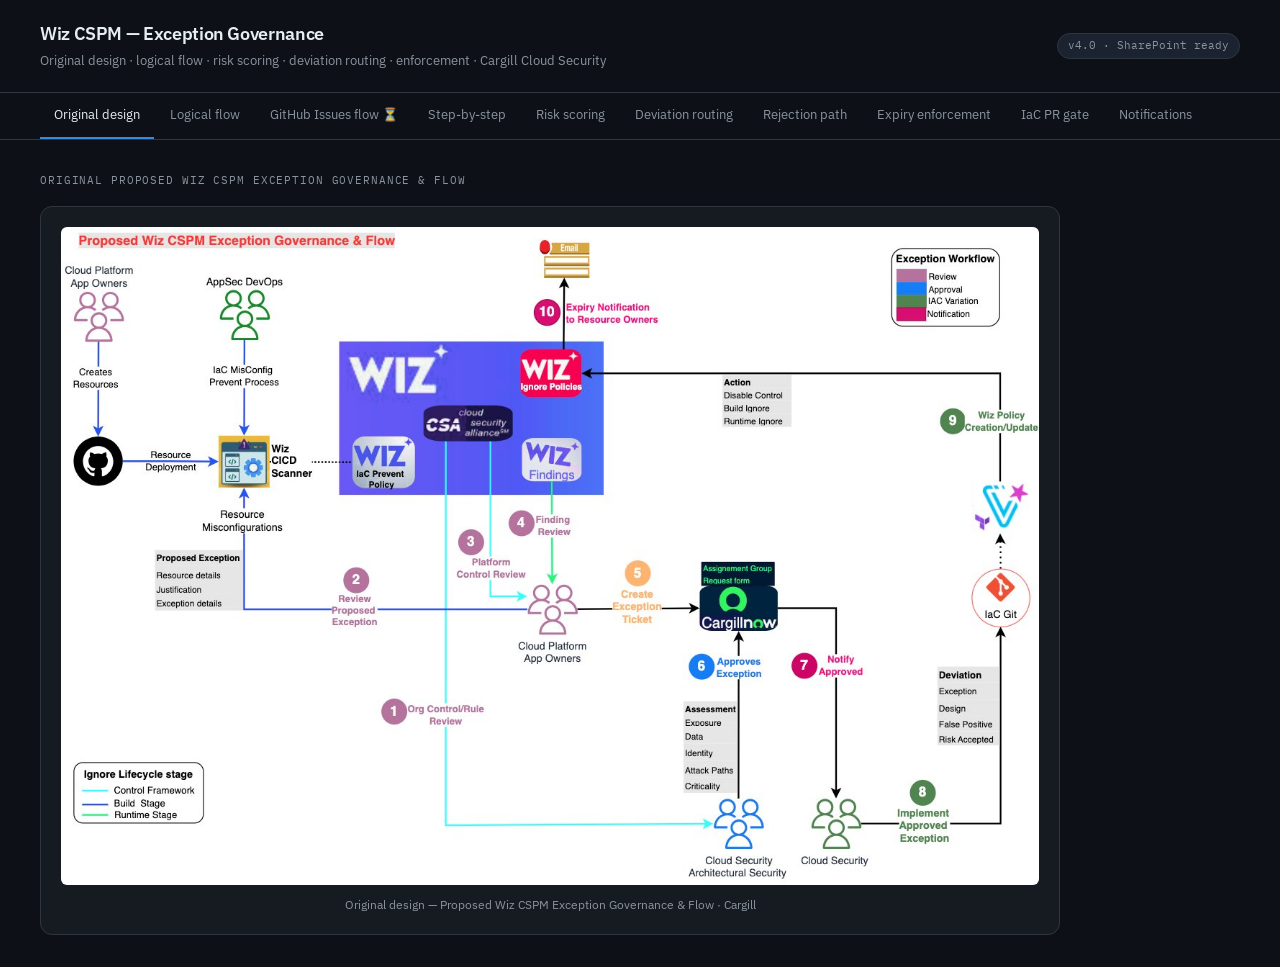
<file: cspm/exceptions/files/wiz-cspm-governance.html>
<!DOCTYPE html>
<html lang="en">
<head>
<meta charset="UTF-8">
<meta name="viewport" content="width=device-width, initial-scale=1.0">
<title>Wiz CSPM Exception Governance — Cargill</title>
<link rel="preconnect" href="https://fonts.googleapis.com">
<link href="https://fonts.googleapis.com/css2?family=IBM+Plex+Mono:wght@400;500&family=IBM+Plex+Sans:wght@400;500;600&display=swap" rel="stylesheet">
<style>
:root{--bg:#0d1117;--surface:#161b22;--surface2:#1c2330;--border:#30363d;--text:#e6edf3;--muted:#8b949e;--hint:#484f58;--blue:#378ADD;--blue-l:#B5D4F4;--blue-d:#0C447C;--teal:#1D9E75;--teal-l:#9FE1CB;--teal-d:#085041;--purple:#7F77DD;--purple-l:#CECBF6;--purple-d:#3C3489;--amber:#BA7517;--amber-l:#FAC775;--amber-d:#633806;--green:#639922;--green-l:#C0DD97;--green-d:#27500A;--red:#E24B4A;--red-l:#F7C1C1;--red-d:#791F1F;--gray-l:#D3D1C7;--font:"IBM Plex Sans",sans-serif;--mono:"IBM Plex Mono",monospace;--r:8px;--rl:12px;}
*{box-sizing:border-box;margin:0;padding:0;}
body{font-family:var(--font);background:var(--bg);color:var(--text);line-height:1.6;min-height:100vh;}
.header{border-bottom:1px solid var(--border);padding:20px 40px;display:flex;align-items:center;justify-content:space-between;}
.header h1{font-size:18px;font-weight:600;letter-spacing:-.02em;}
.header p{font-size:13px;color:var(--muted);margin-top:2px;}
.badge{font-family:var(--mono);font-size:11px;padding:3px 10px;border-radius:20px;background:var(--surface2);border:1px solid var(--border);color:var(--muted);}
.tab-radios{display:none;}
.nav{display:flex;gap:2px;padding:0 40px;border-bottom:1px solid var(--border);overflow-x:auto;background:var(--bg);position:sticky;top:0;z-index:10;}
.nav label{padding:12px 14px;font-size:13px;color:var(--muted);cursor:pointer;border-bottom:2px solid transparent;white-space:nowrap;user-select:none;}
.nav label:hover{color:var(--text);}
.panels{padding:32px 40px;max-width:1100px;}
.panel{display:none;}
#t1:checked~.tabs-wrap .nav label[for=t1],#t2:checked~.tabs-wrap .nav label[for=t2],#t3:checked~.tabs-wrap .nav label[for=t3],#t4:checked~.tabs-wrap .nav label[for=t4],#t5:checked~.tabs-wrap .nav label[for=t5],#t6:checked~.tabs-wrap .nav label[for=t6],#t7:checked~.tabs-wrap .nav label[for=t7],#t8:checked~.tabs-wrap .nav label[for=t8],#t9:checked~.tabs-wrap .nav label[for=t9],#t10:checked~.tabs-wrap .nav label[for=t10]{color:var(--text);border-bottom-color:var(--blue);}
#t1:checked~.tabs-wrap .panels #panel-design{display:block;}
#t2:checked~.tabs-wrap .panels #panel-flow{display:block;}
#t3:checked~.tabs-wrap .panels #panel-steps{display:block;}
#t4:checked~.tabs-wrap .panels #panel-risk{display:block;}
#t5:checked~.tabs-wrap .panels #panel-deviation{display:block;}
#t6:checked~.tabs-wrap .panels #panel-rejection{display:block;}
#t7:checked~.tabs-wrap .panels #panel-expiry{display:block;}
#t8:checked~.tabs-wrap .panels #panel-iac{display:block;}
#t9:checked~.tabs-wrap .panels #panel-notifications{display:block;}
#t10:checked~.tabs-wrap .panels #panel-github{display:block;}
.section-label{font-family:var(--mono);font-size:11px;color:var(--muted);text-transform:uppercase;letter-spacing:.08em;margin-bottom:16px;}
.flow-card{background:var(--surface);border:1px solid var(--border);border-radius:var(--rl);padding:24px;margin-bottom:24px;}
.steps{display:flex;flex-direction:column;gap:1px;}
.step{display:flex;gap:16px;padding:14px 16px;background:var(--surface);border:1px solid var(--border);border-radius:var(--r);position:relative;}
.step-conn{position:absolute;left:28px;top:54px;width:2px;height:calc(100% - 40px + 2px);background:var(--border);z-index:0;}
.step.no-conn .step-conn{display:none;}
.num{width:28px;height:28px;border-radius:50%;display:flex;align-items:center;justify-content:center;font-size:12px;font-weight:600;font-family:var(--mono);flex-shrink:0;position:relative;z-index:1;}
.step-body{flex:1;}
.step-title{font-size:13px;font-weight:500;}
.step-desc{font-size:12px;color:var(--muted);margin-top:3px;line-height:1.5;}
.sla{display:inline-flex;align-items:center;gap:4px;font-size:11px;font-family:var(--mono);margin-top:6px;padding:2px 8px;border-radius:10px;background:var(--surface2);border:1px solid var(--border);color:var(--muted);}
.owner-tag{float:right;font-size:11px;padding:1px 8px;border-radius:10px;margin-left:8px;}
.step.approved{border-left:3px solid var(--green);}
.step.rejected{border-left:3px solid var(--red);}
.step.preassess{border-left:3px solid var(--amber);}
.n-blue{background:#0c2340;color:var(--blue-l);}
.n-teal{background:#04201a;color:var(--teal-l);}
.n-purple{background:#1a1840;color:var(--purple-l);}
.n-amber{background:#2a1a04;color:var(--amber-l);}
.n-green{background:#142208;color:var(--green-l);}
.n-red{background:#2d0f0f;color:var(--red-l);}
.n-gray{background:var(--surface2);color:var(--gray-l);}
.t-blue{background:#0c2340;color:var(--blue-l);}
.t-teal{background:#04201a;color:var(--teal-l);}
.t-purple{background:#1a1840;color:var(--purple-l);}
.t-amber{background:#2a1a04;color:var(--amber-l);}
.t-green{background:#142208;color:var(--green-l);}
.t-red{background:#2d0f0f;color:var(--red-l);}
.risk-grid{display:grid;grid-template-columns:1fr 1fr;gap:12px;margin-bottom:16px;}
@media(max-width:600px){.risk-grid{grid-template-columns:1fr;}}
.risk-item{background:var(--surface);border:1px solid var(--border);border-radius:var(--r);padding:12px 14px;}
.risk-label{font-size:12px;color:var(--muted);margin-bottom:6px;font-family:var(--mono);}
.risk-max{font-size:11px;color:var(--hint);margin-top:4px;}
input[type=range]{width:100%;accent-color:var(--purple);cursor:pointer;}
.score-box{background:var(--surface);border:1px solid var(--border);border-radius:var(--rl);padding:20px;text-align:center;margin-bottom:16px;}
.score-num{font-size:48px;font-weight:600;font-family:var(--mono);transition:color .3s;}
.score-bar-wrap{height:6px;border-radius:3px;background:var(--surface2);margin:10px 0 6px;overflow:hidden;}
.score-bar-fill{height:100%;border-radius:3px;transition:width .3s,background .3s;}
.score-ticks{display:flex;justify-content:space-between;font-size:10px;font-family:var(--mono);color:var(--hint);}
.score-verdict{font-size:13px;margin-top:8px;transition:color .3s;}
.thresh-cards{display:grid;grid-template-columns:repeat(3,1fr);gap:8px;}
.thresh-card{background:var(--surface);border:1px solid var(--border);border-radius:var(--r);padding:10px 12px;}
.thresh-card .lbl{font-family:var(--mono);font-size:11px;margin-bottom:4px;}
.thresh-card .dsc{font-size:12px;color:var(--muted);}
.dev-cards{display:flex;flex-direction:column;gap:10px;}
.dev-card{background:var(--surface);border:1px solid var(--border);border-radius:var(--rl);padding:16px;border-left:4px solid;}
.dev-card.fp{border-left-color:var(--red);}
.dev-card.design{border-left-color:var(--blue);}
.dev-card.exception{border-left-color:var(--teal);}
.dev-card.risk{border-left-color:var(--amber);}
.dev-title{font-size:14px;font-weight:500;margin-bottom:4px;}
.dev-subtitle{font-size:12px;color:var(--muted);margin-bottom:10px;}
.approver-row{display:flex;flex-wrap:wrap;gap:6px;margin-bottom:8px;}
.approver{font-size:11px;font-family:var(--mono);padding:2px 8px;border-radius:10px;background:var(--surface2);border:1px solid var(--border);color:var(--muted);}
.timeline{position:relative;padding-left:24px;}
.timeline::before{content:"";position:absolute;left:5px;top:8px;bottom:8px;width:2px;background:var(--border);border-radius:2px;}
.tl-item{position:relative;margin-bottom:20px;}
.tl-dot{position:absolute;left:-23px;top:5px;width:12px;height:12px;border-radius:50%;border:2px solid var(--bg);}
.tl-label{font-size:13px;font-weight:500;}
.tl-sub{font-size:12px;color:var(--muted);margin-top:3px;line-height:1.5;}
.pr-section{background:var(--surface);border:1px solid var(--border);border-radius:var(--rl);padding:16px;margin-bottom:12px;}
.pr-section-title{font-size:13px;font-weight:500;margin-bottom:10px;}
.pr-check{display:flex;align-items:flex-start;gap:8px;font-size:12px;color:var(--muted);margin-bottom:7px;line-height:1.4;}
.check-icon{width:16px;height:16px;border-radius:50%;display:flex;align-items:center;justify-content:center;font-size:10px;flex-shrink:0;margin-top:1px;}
.ci{background:#142208;color:var(--green-l);}
.cr{background:#0c2340;color:var(--blue-l);}
code{font-family:var(--mono);font-size:11px;background:var(--surface2);padding:1px 5px;border-radius:4px;color:var(--muted);}
.notif-row{display:flex;align-items:center;gap:14px;padding:14px 16px;background:var(--surface);border:1px solid var(--border);border-radius:var(--r);margin-bottom:8px;}
.notif-icon{width:36px;height:36px;border-radius:var(--r);display:flex;align-items:center;justify-content:center;font-size:18px;flex-shrink:0;}
.notif-body{flex:1;}
.notif-name{font-size:13px;font-weight:500;}
.notif-desc{font-size:12px;color:var(--muted);margin-top:2px;}
.notif-badge{font-size:11px;font-family:var(--mono);padding:2px 10px;border-radius:10px;white-space:nowrap;}
.nb-pri{background:#142208;color:var(--green-l);border:1px solid #27500a;}
.nb-sec{background:var(--surface2);color:var(--muted);border:1px solid var(--border);}
.nb-new{background:#0c2340;color:var(--blue-l);border:1px solid var(--blue-d);}
.nb-dep{background:#2a1a04;color:var(--amber-l);border:1px solid var(--amber-d);}
.img-frame{background:var(--surface);border:1px solid var(--border);border-radius:var(--rl);padding:20px;}
.img-frame img{max-width:100%;height:auto;border-radius:6px;display:block;}
.img-note{font-size:12px;color:var(--muted);margin-top:10px;text-align:center;}
.path-split{display:grid;grid-template-columns:1fr 1fr;gap:12px;margin:8px 0 4px;}
.path-card{border-radius:var(--r);padding:12px 14px;border:1px solid;}
.path-card.build{background:#0c2340;border-color:#185FA5;}
.path-card.runtime{background:#04201a;border-color:#0F6E56;}
.path-card-title{font-size:12px;font-weight:500;margin-bottom:4px;}
.path-card-desc{font-size:11px;color:var(--muted);line-height:1.4;}
.svgt{font-family:"IBM Plex Sans",sans-serif;font-size:13px;fill:#e6edf3;}
.svgts{font-family:"IBM Plex Sans",sans-serif;font-size:11px;fill:#8b949e;}
.svgth{font-family:"IBM Plex Sans",sans-serif;font-size:13px;font-weight:600;fill:#e6edf3;}
.node-box{stroke-width:0.5;}
.nb-amber{fill:#2a1a04;stroke:#854F0B;}
.nb-blue{fill:#0c2340;stroke:#185FA5;}
.nb-teal{fill:#04201a;stroke:#0F6E56;}
.nb-purple{fill:#1a1840;stroke:#534AB7;}
.nb-gray{fill:#161b22;stroke:#30363d;}
.nb-green{fill:#142208;stroke:#3B6D11;}
.nb-red{fill:#2d0f0f;stroke:#A32D2D;}
.nb-amber .svgth,.nb-amber .svgt{fill:#FAC775;}
.nb-amber .svgts{fill:#BA7517;}
.nb-blue .svgth,.nb-blue .svgt{fill:#B5D4F4;}
.nb-blue .svgts{fill:#378ADD;}
.nb-teal .svgth,.nb-teal .svgt{fill:#9FE1CB;}
.nb-teal .svgts{fill:#1D9E75;}
.nb-purple .svgth,.nb-purple .svgt{fill:#CECBF6;}
.nb-purple .svgts{fill:#7F77DD;}
.nb-gray .svgth,.nb-gray .svgt{fill:#D3D1C7;}
.nb-gray .svgts{fill:#888780;}
.nb-green .svgth,.nb-green .svgt{fill:#C0DD97;}
.nb-green .svgts{fill:#639922;}
.nb-red .svgth,.nb-red .svgt{fill:#F7C1C1;}
.nb-red .svgts{fill:#E24B4A;}
</style>
</head>
<body>
<input class="tab-radios" type="radio" name="tabs" id="t1" checked>
<input class="tab-radios" type="radio" name="tabs" id="t2">
<input class="tab-radios" type="radio" name="tabs" id="t3">
<input class="tab-radios" type="radio" name="tabs" id="t4">
<input class="tab-radios" type="radio" name="tabs" id="t5">
<input class="tab-radios" type="radio" name="tabs" id="t6">
<input class="tab-radios" type="radio" name="tabs" id="t7">
<input class="tab-radios" type="radio" name="tabs" id="t8">
<input class="tab-radios" type="radio" name="tabs" id="t9">
<input class="tab-radios" type="radio" name="tabs" id="t10">
<div class="header">
  <div><h1>Wiz CSPM — Exception Governance</h1><p>Original design &middot; logical flow &middot; risk scoring &middot; deviation routing &middot; enforcement &middot; Cargill Cloud Security</p></div>
  <span class="badge">v4.0 &middot; SharePoint ready</span>
</div>
<div class="tabs-wrap">
  <div class="nav">
    <label for="t1">Original design</label>
    <label for="t2">Logical flow</label>
    <label for="t10">GitHub Issues flow ⏳</label>
    <label for="t3">Step-by-step</label>
    <label for="t4">Risk scoring</label>
    <label for="t5">Deviation routing</label>
    <label for="t6">Rejection path</label>
    <label for="t7">Expiry enforcement</label>
    <label for="t8">IaC PR gate</label>
    <label for="t9">Notifications</label>
  </div>
  <div class="panels">

<!-- TAB 1: ORIGINAL DESIGN -->
<div class="panel" id="panel-design">
  <p class="section-label">Original proposed Wiz CSPM exception governance &amp; flow</p>
  <div class="img-frame">
    <img src="[data-uri]" alt="Proposed Wiz CSPM Exception Governance and Flow diagram">
    <p class="img-note">Original design &mdash; Proposed Wiz CSPM Exception Governance &amp; Flow &middot; Cargill</p>
  </div>
</div>

<!-- TAB 2: LOGICAL FLOW -->
<div class="panel" id="panel-flow">
  <p class="section-label">Logical flow &mdash; enhanced</p>
  <div class="flow-card">
<svg width="100%" viewBox="0 0 700 1080" role="img" xmlns="http://www.w3.org/2000/svg">
<title>Wiz CSPM exception governance enhanced logical flow</title>
<defs><marker id="arr" viewBox="0 0 10 10" refX="8" refY="5" markerWidth="6" markerHeight="6" orient="auto-start-reverse"><path d="M2 1L8 5L2 9" fill="none" stroke="context-stroke" stroke-width="1.5" stroke-linecap="round" stroke-linejoin="round"/></marker></defs>
<rect x="20" y="10" width="660" height="28" rx="6" fill="#161b22" stroke="#30363d" stroke-width="0.5"/>
<circle cx="78" cy="24" r="5" fill="#0c2340" stroke="#185FA5" stroke-width="0.5"/>
<text class="svgts" x="89" y="28">App owner</text>
<circle cx="176" cy="24" r="5" fill="#04201a" stroke="#0F6E56" stroke-width="0.5"/>
<text class="svgts" x="187" y="28">Cloud Security</text>
<circle cx="284" cy="24" r="5" fill="#1a1840" stroke="#534AB7" stroke-width="0.5"/>
<text class="svgts" x="295" y="28">Arch. Security</text>
<line x1="386" y1="24" x2="404" y2="24" stroke="#378ADD" stroke-width="2" stroke-dasharray="4 2"/>
<text class="svgts" x="410" y="28">Build exception</text>
<line x1="504" y1="24" x2="518" y2="24" stroke="#1D9E75" stroke-width="2"/>
<text class="svgts" x="524" y="28">Runtime exc.</text>
<!-- STEP 1: PRE-ASSESSMENT -->
<text class="svgts" x="350" y="58" text-anchor="middle">Step 1 &mdash; one-time framework gate</text>
<g class="node-box nb-amber"><rect x="80" y="64" width="540" height="50" rx="8"/><text class="svgth" x="350" y="83" text-anchor="middle" dominant-baseline="central">CloudSec + Arch. Security &mdash; control / rule review</text><text class="svgts" x="350" y="96" text-anchor="middle" dominant-baseline="central">Confirm all CSPM controls are valid and necessary</text><text class="svgts" x="350" y="110" text-anchor="middle" dominant-baseline="central">Remove inapplicable controls before exceptions begin</text></g>
<line x1="350" y1="114" x2="350" y2="138" stroke="#484f58" stroke-width="1.5" marker-end="url(#arr)"/>
<!-- STEP 2: PLATFORM/APP REVIEW -->
<text class="svgts" x="350" y="152" text-anchor="middle">Step 2 &mdash; sequential, after pre-assessment</text>
<g class="node-box nb-teal"><rect x="80" y="158" width="540" height="62" rx="8"/><text class="svgth" x="350" y="176" text-anchor="middle" dominant-baseline="central">Platform / App team &mdash; control review</text><text class="svgts" x="350" y="192" text-anchor="middle" dominant-baseline="central">Review controls against platform and resource context</text><text class="svgts" x="350" y="207" text-anchor="middle" dominant-baseline="central">Identify non-compliant findings &middot; SLA 2 business days</text></g>
<line x1="350" y1="220" x2="350" y2="244" stroke="#484f58" stroke-width="1.5" marker-end="url(#arr)"/>
<!-- NON-COMPLIANT -->
<g class="node-box nb-red"><rect x="185" y="244" width="330" height="38" rx="8"/><text class="svgth" x="350" y="263" text-anchor="middle" dominant-baseline="central">Non-compliant resource / finding identified</text></g>
<!-- SPLIT -->
<path d="M350 282 L185 282 L185 306" fill="none" stroke="#484f58" stroke-width="1.5" marker-end="url(#arr)"/>
<path d="M350 282 L515 282 L515 306" fill="none" stroke="#484f58" stroke-width="1.5" marker-end="url(#arr)"/>
<text class="svgts" x="230" y="278" text-anchor="middle">Build exception</text>
<text class="svgts" x="468" y="278" text-anchor="middle">Runtime exception</text>
<!-- BUILD -->
<g class="node-box nb-blue"><rect x="50" y="306" width="270" height="50" rx="8"/><text class="svgth" x="185" y="325" text-anchor="middle" dominant-baseline="central">Build exception</text><text class="svgts" x="185" y="341" text-anchor="middle" dominant-baseline="central">Wiz CI/CD scanner &middot; IaC prevent</text><text class="svgts" x="185" y="355" text-anchor="middle" dominant-baseline="central">Violation at build / deploy stage</text></g>
<!-- RUNTIME -->
<g class="node-box nb-teal"><rect x="380" y="306" width="270" height="50" rx="8"/><text class="svgth" x="515" y="325" text-anchor="middle" dominant-baseline="central">Runtime exception</text><text class="svgts" x="515" y="341" text-anchor="middle" dominant-baseline="central">Wiz findings &middot; live resource</text><text class="svgts" x="515" y="355" text-anchor="middle" dominant-baseline="central">Violation in deployed environment</text></g>
<!-- CONVERGE -->
<path d="M185 356 L185 380 L350 380 L350 400" fill="none" stroke="#484f58" stroke-width="1.5" marker-end="url(#arr)"/>
<path d="M515 356 L515 380 L350 380" fill="none" stroke="#484f58" stroke-width="1.5"/>
<text class="svgts" x="350" y="394" text-anchor="middle">converge</text>
<!-- SUBMIT -->
<g class="node-box nb-blue"><rect x="140" y="404" width="420" height="50" rx="8"/><text class="svgth" x="350" y="423" text-anchor="middle" dominant-baseline="central">App owner submits proposed exception</text><text class="svgts" x="350" y="439" text-anchor="middle" dominant-baseline="central">Resource details &middot; justification &middot; deviation type</text><text class="svgts" x="350" y="453" text-anchor="middle" dominant-baseline="central">Exception / Design / False Positive / Risk Accepted</text></g>
<line x1="350" y1="454" x2="350" y2="476" stroke="#484f58" stroke-width="1.5" marker-end="url(#arr)"/>
<!-- PLATFORM CTRL REVIEW -->
<g class="node-box nb-teal"><rect x="140" y="476" width="420" height="40" rx="8"/><text class="svgth" x="350" y="492" text-anchor="middle" dominant-baseline="central">Platform control review &mdash; Cloud Security</text><text class="svgts" x="350" y="508" text-anchor="middle" dominant-baseline="central">Technical validation &middot; SLA 2 business days</text></g>
<line x1="350" y1="516" x2="350" y2="538" stroke="#484f58" stroke-width="1.5" marker-end="url(#arr)"/>
<!-- FINDING REVIEW -->
<g class="node-box nb-purple"><rect x="140" y="538" width="420" height="40" rx="8"/><text class="svgth" x="350" y="554" text-anchor="middle" dominant-baseline="central">Finding review &mdash; Arch. Security</text><text class="svgts" x="350" y="570" text-anchor="middle" dominant-baseline="central">Reviews finding in context &middot; SLA 2 business days</text></g>
<line x1="350" y1="578" x2="350" y2="600" stroke="#484f58" stroke-width="1.5" marker-end="url(#arr)"/>
<!-- TICKET -->
<g class="node-box nb-gray"><rect x="140" y="600" width="420" height="40" rx="8"/><text class="svgth" x="350" y="616" text-anchor="middle" dominant-baseline="central">CargillNow exception ticket created</text><text class="svgts" x="350" y="632" text-anchor="middle" dominant-baseline="central">Deviation type sets approval weight &middot; same day</text></g>
<line x1="350" y1="640" x2="350" y2="662" stroke="#484f58" stroke-width="1.5" marker-end="url(#arr)"/>
<!-- RISK -->
<g class="node-box nb-purple"><rect x="140" y="662" width="420" height="56" rx="8"/><text class="svgth" x="350" y="680" text-anchor="middle" dominant-baseline="central">Risk assessment &mdash; Arch. Security + Cloud Security</text><text class="svgts" x="350" y="696" text-anchor="middle" dominant-baseline="central">Exposure &middot; Data &middot; Identity &middot; Attack paths &middot; Criticality</text><text class="svgts" x="350" y="711" text-anchor="middle" dominant-baseline="central">Score &lt;30 expedited &middot; 30-69 standard &middot; &ge;70 Manager escalation</text></g>
<line x1="350" y1="718" x2="350" y2="740" stroke="#484f58" stroke-width="1.5" marker-end="url(#arr)"/>
<!-- DECISION -->
<polygon points="350,740 398,770 350,800 302,770" fill="#161b22" stroke="#484f58" stroke-width="0.5"/>
<text class="svgt" x="350" y="774" text-anchor="middle" dominant-baseline="central" font-size="12">Approved?</text>
<path d="M398 770 L450 770 L450 812" fill="none" stroke="#639922" stroke-width="1.5" marker-end="url(#arr)"/>
<text class="svgts" x="428" y="764" fill="#639922">Yes</text>
<path d="M302 770 L242 770 L242 812" fill="none" stroke="#E24B4A" stroke-width="1.5" stroke-dasharray="5 3" marker-end="url(#arr)"/>
<text class="svgts" x="256" y="764" fill="#E24B4A">No</text>
<!-- REJECTION -->
<g class="node-box nb-red"><rect x="50" y="812" width="256" height="40" rx="8"/><text class="svgth" x="178" y="828" text-anchor="middle" dominant-baseline="central">Rejection issued</text><text class="svgts" x="178" y="844" text-anchor="middle" dominant-baseline="central">Reason + remediation guidance</text></g>
<line x1="178" y1="852" x2="178" y2="874" stroke="#E24B4A" stroke-width="1.5" stroke-dasharray="5 3" marker-end="url(#arr)"/>
<g class="node-box nb-red"><rect x="50" y="874" width="256" height="62" rx="8"/><text class="svgth" x="178" y="893" text-anchor="middle" dominant-baseline="central">Owner remediation</text><text class="svgts" x="178" y="905" text-anchor="middle" dominant-baseline="central">Fix resource &middot; re-submit</text>
<text class="svgts" x="178" y="919" text-anchor="middle" dominant-baseline="central">or escalate to Manager</text><text class="svgts" x="178" y="923" text-anchor="middle" dominant-baseline="central">SLA 5 business days</text></g>
<path d="M58 899 L32 899 L32 430 L140 430" fill="none" stroke="#E24B4A" stroke-width="1.5" stroke-dasharray="5 3" marker-end="url(#arr)"/>
<text class="svgts" x="38" y="690" fill="#E24B4A" transform="rotate(-90 38 690)">Re-submit</text>
<line x1="178" y1="924" x2="178" y2="946" stroke="#E24B4A" stroke-width="1.5" stroke-dasharray="5 3" marker-end="url(#arr)"/>
<g class="node-box nb-gray"><rect x="50" y="946" width="256" height="40" rx="8"/><text class="svgth" x="178" y="962" text-anchor="middle" dominant-baseline="central">No response &mdash; escalation</text><text class="svgts" x="178" y="978" text-anchor="middle" dominant-baseline="central">Manager notified &middot; non-compliant</text></g>
<!-- APPROVAL -->
<g class="node-box nb-green"><rect x="394" y="812" width="256" height="40" rx="8"/><text class="svgth" x="522" y="828" text-anchor="middle" dominant-baseline="central">Notify approved</text><text class="svgts" x="522" y="844" text-anchor="middle" dominant-baseline="central">ServiceNow primary &middot; email CC</text></g>
<line x1="522" y1="852" x2="522" y2="874" stroke="#639922" stroke-width="1.5" marker-end="url(#arr)"/>
<g class="node-box nb-green"><rect x="394" y="874" width="256" height="40" rx="8"/><text class="svgth" x="522" y="890" text-anchor="middle" dominant-baseline="central">Implement exception</text><text class="svgts" x="522" y="906" text-anchor="middle" dominant-baseline="central">Cloud Security &middot; 2 business days</text></g>
<line x1="522" y1="914" x2="522" y2="936" stroke="#639922" stroke-width="1.5" marker-end="url(#arr)"/>
<g class="node-box nb-teal"><rect x="394" y="936" width="256" height="50" rx="8"/><text class="svgth" x="522" y="955" text-anchor="middle" dominant-baseline="central">Wiz policy / IaC PR gate</text><text class="svgts" x="522" y="971" text-anchor="middle" dominant-baseline="central">PR linked to CargillNow ticket</text><text class="svgts" x="522" y="985" text-anchor="middle" dominant-baseline="central">1 reviewer &middot; Wiz scan must pass</text></g>
<line x1="522" y1="986" x2="522" y2="1008" stroke="#639922" stroke-width="1.5" marker-end="url(#arr)"/>
<g class="node-box nb-amber"><rect x="394" y="1008" width="256" height="50" rx="8"/><text class="svgth" x="522" y="1027" text-anchor="middle" dominant-baseline="central">Expiry enforcement</text><text class="svgts" x="522" y="1043" text-anchor="middle" dominant-baseline="central">T-30 warn &middot; T-7 escalate</text><text class="svgts" x="522" y="1057" text-anchor="middle" dominant-baseline="central">T+0 auto-revoke via ServiceNow</text></g>
</svg>
  </div>
</div>

<!-- TAB 3: STEP BY STEP -->
<div class="panel" id="panel-steps">
  <p class="section-label">All steps with owners and SLAs</p>
  <div class="steps">
    <div class="step preassess"><div class="step-conn"></div><div class="num n-amber">1</div><div class="step-body"><div class="step-title">CloudSec + Arch. Security &mdash; org control / rule review <span class="owner-tag t-amber">Cloud Security + Arch. Security</span></div><div class="step-desc">One-time framework gate. Both teams jointly review all CSPM controls to confirm they are valid, necessary, and appropriate. Controls identified as inapplicable or duplicative are removed from the framework before the exception process begins.</div><span class="sla">&#9201; Periodic review &mdash; not per-exception</span></div></div>
    <div class="step preassess"><div class="step-conn"></div><div class="num n-teal">2</div><div class="step-body"><div class="step-title">Platform / App team &mdash; control review <span class="owner-tag t-teal">Platform / App team</span></div><div class="step-desc">Sequential step after pre-assessment. Platform and app teams review controls against their resource and platform context. Non-compliant resources or findings are identified here, triggering the choice of remediation path.</div><span class="sla">&#9201; SLA: 2 business days</span></div></div>
    <div class="step"><div class="step-conn"></div><div class="num n-red">!</div><div class="step-body"><div class="step-title">Non-compliant resource / finding identified &mdash; choose remediation path</div><div class="step-desc">A violation is confirmed. Select the appropriate approach based on where the violation was detected.</div><div class="path-split"><div class="path-card build"><div class="path-card-title" style="color:var(--blue-l)">Build exception</div><div class="path-card-desc">Caught at IaC / CI/CD build stage via Wiz CI/CD scanner with IaC prevent policy configured in Wiz. Exception applied before resource is deployed.</div></div><div class="path-card runtime"><div class="path-card-title" style="color:var(--teal-l)">Runtime exception</div><div class="path-card-desc">Detected in a deployed or live resource via Wiz findings. Resource is already running &mdash; exception applied to the live environment.</div></div></div></div></div>
    <div class="step"><div class="step-conn"></div><div class="num n-blue">3</div><div class="step-body"><div class="step-title">App owner submits proposed exception <span class="owner-tag t-blue">App owner</span></div><div class="step-desc">Both paths converge here. Owner submits: resource details, business justification, and deviation type &mdash; Exception (time-limited), Design, False Positive, or Risk Accepted.</div><span class="sla">&#9201; Owner has 2 business days to submit after finding</span></div></div>
    <div class="step"><div class="step-conn"></div><div class="num n-teal">4</div><div class="step-body"><div class="step-title">Platform control review <span class="owner-tag t-teal">Cloud Security</span></div><div class="step-desc">Cloud Security validates the technical context of the exception request. Confirms resource details are accurate and the control applies.</div><span class="sla">&#9201; SLA: 2 business days</span></div></div>
    <div class="step"><div class="step-conn"></div><div class="num n-purple">5</div><div class="step-body"><div class="step-title">Finding review <span class="owner-tag t-purple">Arch. Security</span></div><div class="step-desc">Arch. Security reviews the finding or control exception in context of the submitted deviation type. Confirms scope and validates justification before risk scoring.</div><span class="sla">&#9201; SLA: 2 business days</span></div></div>
    <div class="step"><div class="step-conn"></div><div class="num n-gray">6</div><div class="step-body"><div class="step-title">CargillNow exception ticket created <span class="owner-tag n-gray">System</span></div><div class="step-desc">Exception ticket opened in CargillNow / ServiceNow. Deviation type recorded and routes to the appropriate approval workflow and weight.</div><span class="sla">&#9201; Same day as step 5 completion</span></div></div>
    <div class="step"><div class="step-conn"></div><div class="num n-purple">7</div><div class="step-body"><div class="step-title">Risk assessment <span class="owner-tag t-purple">Arch. Security + Cloud Security</span></div><div class="step-desc">Both teams jointly score five dimensions: Exposure (0&ndash;25), Data sensitivity (0&ndash;25), Identity blast radius (0&ndash;20), Attack path length (0&ndash;15), Criticality (0&ndash;15). Score gates the approval path.</div><span class="sla">&#9201; SLA: 3 business days</span></div></div>
    <div class="step approved"><div class="step-conn"></div><div class="num n-green">8a</div><div class="step-body"><div class="step-title">Approved &rarr; notify + implement <span class="owner-tag t-green">Cloud Security</span></div><div class="step-desc">ServiceNow auto-notifies owner (1 hr). Cloud Security implements via Wiz ignore policy or IaC PR gate &mdash; 1 reviewer, Wiz scan must pass, linked to CargillNow ticket, expiry date set in IaC metadata.</div><span class="sla">&#9201; Notify: 1 hr automated &middot; Implement: 2 business days</span></div></div>
    <div class="step approved no-conn"><div class="num n-green">9</div><div class="step-body"><div class="step-title">Expiry enforcement <span class="owner-tag t-amber">ServiceNow automated</span></div><div class="step-desc">T-30 warning to owner. T-7 manager escalation if no action. T+0 Wiz ignore policy auto-revoked, resource re-enters findings queue, ticket closed as expired.</div><span class="sla">&#9201; Fully automated</span></div></div>
    <div class="step rejected no-conn"><div class="num n-red">8b</div><div class="step-body"><div class="step-title">Rejected &rarr; remediation loop <span class="owner-tag t-red">Cloud Security / Arch. Security</span></div><div class="step-desc">Rejection recorded with reason code. Owner options: fix resource, re-submit with stronger justification, or escalate to Manager. No response by day 5 triggers manager auto-notification and non-compliant flag in Wiz.</div><span class="sla">&#9201; Owner SLA: 5 business days</span></div></div>
  </div>
</div>

<!-- TAB 4: RISK SCORING -->
<div class="panel" id="panel-risk">
  <p class="section-label">Interactive risk score calculator</p>
  <div class="risk-grid">
    <div class="risk-item"><div class="risk-label">Exposure (max 25)</div><input type="range" min="0" max="25" value="15" oninput="calcRisk()"><div class="risk-max">0 = internal only &middot; 25 = internet-facing</div></div>
    <div class="risk-item"><div class="risk-label">Data sensitivity (max 25)</div><input type="range" min="0" max="25" value="10" oninput="calcRisk()"><div class="risk-max">0 = public data &middot; 25 = PII / regulated</div></div>
    <div class="risk-item"><div class="risk-label">Identity blast radius (max 20)</div><input type="range" min="0" max="20" value="10" oninput="calcRisk()"><div class="risk-max">0 = single user &middot; 20 = admin / org-wide</div></div>
    <div class="risk-item"><div class="risk-label">Attack path length (max 15)</div><input type="range" min="0" max="15" value="5" oninput="calcRisk()"><div class="risk-max">0 = no exploitable path &middot; 15 = direct</div></div>
  </div>
  <div class="risk-item" style="margin-bottom:16px"><div class="risk-label">Criticality &mdash; business impact (max 15)</div><input type="range" min="0" max="15" value="8" oninput="calcRisk()" style="width:100%"><div class="risk-max">0 = non-critical &middot; 15 = tier-1 production</div></div>
  <div class="score-box">
    <div class="score-num" id="score-num" style="color:#378ADD">48</div>
    <div class="score-bar-wrap"><div class="score-bar-fill" id="score-fill" style="width:48%;background:#378ADD"></div></div>
    <div class="score-ticks"><span>0</span><span style="color:#639922">30 &mdash; expedited</span><span style="color:#E24B4A">70 &mdash; Manager</span><span>100</span></div>
    <div class="score-verdict" id="score-verdict" style="color:#8b949e">Standard approval &mdash; Arch. Security + Cloud Security &middot; SLA 3 business days</div>
  </div>
  <div class="thresh-cards">
    <div class="thresh-card"><div class="lbl" style="color:#639922">Score 0&ndash;29</div><div class="dsc">Expedited &middot; 1 approver &middot; 1 business day</div></div>
    <div class="thresh-card"><div class="lbl" style="color:#378ADD">Score 30&ndash;69</div><div class="dsc">Standard &middot; Arch. Security + Cloud Security &middot; 3 days</div></div>
    <div class="thresh-card"><div class="lbl" style="color:#E24B4A">Score 70&ndash;100</div><div class="dsc">Manager escalation required &middot; 10 days</div></div>
  </div>
</div>

<!-- TAB 5: DEVIATION ROUTING -->
<div class="panel" id="panel-deviation">
  <p class="section-label">Deviation type &mdash; approval routing</p>
  <div class="dev-cards">
    <div class="dev-card fp"><div class="dev-title" style="color:#F7C1C1">False Positive</div><div class="dev-subtitle">Lightweight path &mdash; control flagged something that is not a real risk. Technical validation only, no risk committee needed.</div><div class="approver-row"><span class="approver">Platform engineer (confirms FP)</span><span class="approver">Cloud Security sign-off</span></div><span class="sla">&#9201; Total SLA: 2 business days</span></div>
    <div class="dev-card design"><div class="dev-title" style="color:#B5D4F4">Design exception</div><div class="dev-subtitle">Architectural review required &mdash; control conflicts with an intentional design pattern. May recur across resources so the pattern is assessed holistically.</div><div class="approver-row"><span class="approver">Platform control review</span><span class="approver">Arch. Security</span><span class="approver">App owner sign-off</span></div><span class="sla">&#9201; Total SLA: 5 business days</span></div>
    <div class="dev-card exception"><div class="dev-title" style="color:#9FE1CB">Exception (time-limited)</div><div class="dev-subtitle">Standard path with mandatory expiry. Temporary deviation acceptable with justification. Renewal requires full re-justification &mdash; not auto-renewed. Max 90 days.</div><div class="approver-row"><span class="approver">Platform control review</span><span class="approver">Arch. Security</span><span class="approver">Risk score gate</span></div><span class="sla">&#9201; Total SLA: 5 business days &middot; Max: 90 days</span></div>
    <div class="dev-card risk"><div class="dev-title" style="color:#FAC775">Risk Accepted</div><div class="dev-subtitle">Heaviest path &mdash; permanent or long-term acceptance of known risk. Requires Manager sign-off and mandatory annual review. Score &ge;70 escalates to Manager regardless.</div><div class="approver-row"><span class="approver">Platform control review</span><span class="approver">Arch. Security</span><span class="approver">Risk score gate</span><span class="approver" style="color:#FAC775;border-color:#633806">Manager sign-off</span><span class="approver">Annual review</span></div><span class="sla">&#9201; Total SLA: 10 business days &middot; Annual renewal</span></div>
  </div>
</div>

<!-- TAB 6: REJECTION PATH -->
<div class="panel" id="panel-rejection">
  <p class="section-label">Rejection and remediation flow</p>
  <div class="steps">
    <div class="step rejected"><div class="step-conn"></div><div class="num n-red">R0</div><div class="step-body"><div class="step-title">Approval denied <span class="owner-tag t-purple">Arch. Security / Cloud Security</span></div><div class="step-desc">Risk assessment results in denial. Recorded in CargillNow with team, risk score, and specific reason.</div><span class="sla">&#9201; Automated within 1 hour</span></div></div>
    <div class="step rejected"><div class="step-conn"></div><div class="num n-red">R1</div><div class="step-body"><div class="step-title">Rejection issued with guidance <span class="owner-tag t-teal">Cloud Security</span></div><div class="step-desc">CargillNow updated with reason code, control violated, and three options: (1) fix the misconfiguration, (2) re-submit with stronger justification, (3) escalate to Manager for risk acceptance.</div><span class="sla">&#9201; Owner must respond within 5 business days</span></div></div>
    <div class="step rejected"><div class="step-conn"></div><div class="num n-red">R2</div><div class="step-body"><div class="step-title">Owner response <span class="owner-tag t-blue">App owner</span></div><div class="step-desc">Fix: Wiz scanner auto-validates. Re-submit: re-enters flow at step 3 with rejection history pre-populated. Escalate: Manager review added to standard risk path.</div><span class="sla">&#9201; Deadline: day 5</span></div></div>
    <div class="step rejected no-conn"><div class="num n-gray">R3</div><div class="step-body"><div class="step-title">No response &mdash; escalation <span class="owner-tag n-gray">Automated</span></div><div class="step-desc">Manager added to ticket. Resource tagged non-compliant in Wiz. Finding escalated to Manager dashboard. Stays non-compliant until resolved.</div><span class="sla">&#9201; Auto-triggered at day 5</span></div></div>
  </div>
</div>

<!-- TAB 7: EXPIRY ENFORCEMENT -->
<div class="panel" id="panel-expiry">
  <p class="section-label">Auto-expiry lifecycle &mdash; ServiceNow managed</p>
  <div class="timeline">
    <div class="tl-item"><div class="tl-dot" style="background:#639922"></div><div class="tl-label">Day 0 &mdash; exception approved and implemented</div><div class="tl-sub">Expiry date set in CargillNow. Wiz ignore policy applied with expiry metadata. ServiceNow auto-task created &mdash; no manual reminders needed.</div></div>
    <div class="tl-item"><div class="tl-dot" style="background:#BA7517"></div><div class="tl-label">T-30 days &mdash; first warning</div><div class="tl-sub">ServiceNow notifies resource owner and app owner. Owner prompted to initiate renewal (re-enters flow at step 3) or close if no longer needed.</div></div>
    <div class="tl-item"><div class="tl-dot" style="background:#E24B4A"></div><div class="tl-label">T-7 days &mdash; escalation if no renewal action</div><div class="tl-sub">Manager auto-added to CargillNow ticket. Email sent as secondary. Exception flagged on Manager dashboard as "expiring &mdash; no action."</div></div>
    <div class="tl-item"><div class="tl-dot" style="background:#A32D2D"></div><div class="tl-label">T+0 &mdash; auto-revocation</div><div class="tl-sub">Wiz ignore policy automatically removed. Resource re-enters findings queue. Ticket closed as "expired &mdash; not renewed." IaC metadata expiry hook triggers removal.</div></div>
    <div class="tl-item"><div class="tl-dot" style="background:#378ADD"></div><div class="tl-label">Renewal path (any time before T+0)</div><div class="tl-sub">Owner triggers renewal from CargillNow. Re-enters workflow at step 3 with prior history pre-populated. Risk score re-evaluated.</div></div>
  </div>
</div>

<!-- TAB 8: IAC PR GATE -->
<div class="panel" id="panel-iac">
  <p class="section-label">Formal IaC PR / merge gate</p>
  <div class="pr-section"><div class="pr-section-title">PR creation</div>
    <div class="pr-check"><div class="check-icon cr">&rarr;</div>PR opened by Cloud Security, title includes CargillNow ticket ID</div>
    <div class="pr-check"><div class="check-icon cr">&rarr;</div>Branch naming: <code>exception/CNOW-{ticket-id}-{deviation-type}</code></div>
    <div class="pr-check"><div class="check-icon cr">&rarr;</div>PR description auto-includes: deviation type, risk score, approver names, expiry date</div>
    <div class="pr-check"><div class="check-icon cr">&rarr;</div>Replaces informal dotted-line between IaC Git and Wiz CI/CD scanner &mdash; all changes go through this gate</div>
  </div>
  <div class="pr-section"><div class="pr-section-title">Required checks before merge</div>
    <div class="pr-check"><div class="check-icon ci">&#10003;</div>Wiz CI/CD scanner must pass on PR diff &mdash; no new violations introduced</div>
    <div class="pr-check"><div class="check-icon ci">&#10003;</div>Minimum 1 reviewer approved (Cloud Security or Arch. Security)</div>
    <div class="pr-check"><div class="check-icon ci">&#10003;</div>CargillNow ticket status = "Approved" &mdash; verified by CI pipeline via API</div>
    <div class="pr-check"><div class="check-icon ci">&#10003;</div>Expiry date present in IaC metadata &mdash; pre-merge hook blocks if missing</div>
  </div>
  <div class="pr-section"><div class="pr-section-title">Audit trail</div>
    <div class="pr-check"><div class="check-icon ci">&#10003;</div>Merge commit SHA written back to CargillNow ticket</div>
    <div class="pr-check"><div class="check-icon ci">&#10003;</div>All reviewer comments and timestamps retained in Git history</div>
    <div class="pr-check"><div class="check-icon ci">&#10003;</div>Wiz scanner result artifact attached to PR for compliance evidence</div>
    <div class="pr-check"><div class="check-icon ci">&#10003;</div>Auto-revocation hook at T+0 reads IaC metadata and triggers removal PR</div>
  </div>
</div>

<!-- TAB 9: NOTIFICATIONS -->
<div class="panel" id="panel-notifications">
  <p class="section-label">Notification channels &mdash; ServiceNow as single source of truth</p>
  <div class="notif-row"><div class="notif-icon" style="background:#142208">&#127915;</div><div class="notif-body"><div class="notif-name">CargillNow / ServiceNow</div><div class="notif-desc">All exception lifecycle events &mdash; created, approved, rejected, expiring, expired, renewed. Audit log, SLA tracking, and renewal triggers. System of record.</div></div><span class="notif-badge nb-pri">Primary</span></div>
  <div class="notif-row"><div class="notif-icon" style="background:#0c2340">&#128172;</div><div class="notif-body"><div class="notif-name">Teams / Slack (ServiceNow webhook)</div><div class="notif-desc">Key events pushed to Cloud Security and app owner channels. Rejection and T-7 expiry warnings get @mentions. Outbound webhook &mdash; no manual steps.</div></div><span class="notif-badge nb-sec">Secondary</span></div>
  <div class="notif-row"><div class="notif-icon" style="background:#2a1a04">&#128231;</div><div class="notif-body"><div class="notif-name">Email</div><div class="notif-desc">CC / backup only via ServiceNow email action. Not the system of record. No manual email steps anywhere in the process.</div></div><span class="notif-badge nb-dep">Demoted</span></div>
  <div class="notif-row"><div class="notif-icon" style="background:#1a1840">&#128202;</div><div class="notif-body"><div class="notif-name">Manager dashboard</div><div class="notif-desc">Real-time view of all open exceptions by risk score, deviation type, days-to-expiry, and team. Auto-populated from ServiceNow + Wiz API.</div></div><span class="notif-badge nb-new">New</span></div>
</div>

<!-- TAB 10: GITHUB ISSUES FLOW (TEMPORARY) -->
<div class="panel" id="panel-github">
  <p class="section-label">GitHub Issues flow &mdash; current temporary intake</p>
  <div class="flow-card" style="border-color:var(--amber);border-left:4px solid var(--amber);margin-bottom:16px;">
    <div style="display:flex;align-items:center;gap:10px;margin-bottom:6px;">
      <span style="font-size:16px;">⏳</span>
      <span style="font-size:13px;font-weight:500;color:var(--amber-l);">Temporary process &mdash; GitHub Issues intake</span>
    </div>
    <div style="font-size:12px;color:var(--muted);line-height:1.6;">This flow uses <a href="https://git.cglcloud.com/CloudSecurity/cs-team-collaborations/issues" style="color:var(--blue-l);">GitHub Issues</a> as the intake mechanism instead of CargillNow. All approval, implementation, risk scoring, and expiry steps are identical to the future-state flow. Once CargillNow is ready, submission and notifications move there &mdash; everything else stays the same.</div>
  </div>

  <div class="steps">

    <div class="step preassess">
      <div class="step-conn"></div>
      <div class="num n-amber">1</div>
      <div class="step-body">
        <div class="step-title">Framework pre-assessment <span class="owner-tag t-amber">Cloud Security + Arch. Security</span></div>
        <div class="step-desc">One-time gate. Both teams jointly review all CSPM controls to confirm they are valid and necessary. Controls identified as inapplicable are removed before the exception process begins.</div>
        <span class="sla">⏱ Periodic &mdash; not per exception</span>
      </div>
    </div>

    <div class="step">
      <div class="step-conn"></div>
      <div class="num n-blue">2</div>
      <div class="step-body">
        <div class="step-title">Finding identified <span class="owner-tag t-blue">Platform / App team</span></div>
        <div class="step-desc">Platform and app teams review controls against their resource context. Non-compliant findings are identified &mdash; either at build stage (Wiz CI/CD scanner) or runtime (Wiz findings). Both paths converge at step 3.</div>
        <div style="display:grid;grid-template-columns:1fr 1fr;gap:8px;margin-top:8px;">
          <div class="path-card build"><div class="path-card-title" style="color:#B5D4F4;">Build exception</div><div class="path-card-desc">Caught at IaC / CI-CD stage before resource is deployed. Lower urgency.</div></div>
          <div class="path-card runtime"><div class="path-card-title" style="color:#9FE1CB;">Runtime exception</div><div class="path-card-desc">Detected in a live, deployed resource via Wiz findings. Higher urgency.</div></div>
        </div>
        <span class="sla">⏱ SLA: 2 business days to identify and classify</span>
      </div>
    </div>

    <div class="step" style="border-left:3px solid var(--amber);">
      <div class="step-conn"></div>
      <div class="num n-amber">3</div>
      <div class="step-body">
        <div class="step-title">Submit via GitHub Issue ⏳ <span class="owner-tag t-amber">App owner</span></div>
        <div class="step-desc">App owner creates a GitHub Issue at <a href="https://git.cglcloud.com/CloudSecurity/cs-team-collaborations/issues" style="color:var(--blue-l);font-size:12px;">cs-team-collaborations/issues</a> with all required fields: resource details, AWS account, Wiz rule ID and UUID, deviation type, business justification, risk description, compensating controls, requested expiry date, and ITSM ticket reference (e.g. ADC-123). Exception Terraform code is auto-generated from the issue on approval.</div>
        <span class="sla">⏱ Owner has 2 business days to submit after finding</span>
      </div>
    </div>

    <div class="step">
      <div class="step-conn"></div>
      <div class="num n-teal">4</div>
      <div class="step-body">
        <div class="step-title">Platform control review <span class="owner-tag t-teal">Cloud Security</span></div>
        <div class="step-desc">Cloud Security validates the technical context of the exception request. Confirms resource details are accurate and the control applies as stated.</div>
        <span class="sla">⏱ SLA: 2 business days</span>
      </div>
    </div>

    <div class="step">
      <div class="step-conn"></div>
      <div class="num n-purple">5</div>
      <div class="step-body">
        <div class="step-title">Finding review <span class="owner-tag t-purple">Arch. Security</span></div>
        <div class="step-desc">Arch. Security reviews the finding in context of the submitted deviation type. Validates justification and scope before risk scoring.</div>
        <span class="sla">⏱ SLA: 2 business days</span>
      </div>
    </div>

    <div class="step">
      <div class="step-conn"></div>
      <div class="num n-purple">6</div>
      <div class="step-body">
        <div class="step-title">Risk assessment <span class="owner-tag t-purple">Arch. Security + Cloud Security</span></div>
        <div class="step-desc">Both teams jointly score five dimensions: Exposure (0–25), Data sensitivity (0–25), Identity blast radius (0–20), Attack path length (0–15), Criticality (0–15). Score gates the approval path: 0–29 expedited · 30–69 standard · ≥70 Manager escalation.</div>
        <span class="sla">⏱ SLA: 3 business days</span>
      </div>
    </div>

    <div class="step approved">
      <div class="step-conn"></div>
      <div class="num n-green">7a</div>
      <div class="step-body">
        <div class="step-title">Approved &mdash; notify + implement <span class="owner-tag t-teal">Cloud Security</span></div>
        <div class="step-desc">Approval comment added to the GitHub Issue. Cloud Security implements via Wiz ignore policy or IaC PR gate. Branch naming: <code>exception/GH-{issue-id}-{deviation-type}</code>. PR linked to GitHub Issue. Wiz CI/CD scan must pass. Minimum 1 reviewer. Expiry date set in IaC metadata.</div>
        <span class="sla">⏱ Notification: same day &middot; Implementation: 2 business days</span>
      </div>
    </div>

    <div class="step" style="border-left:3px solid var(--amber);">
      <div class="step-conn"></div>
      <div class="num n-amber">8</div>
      <div class="step-body">
        <div class="step-title">Expiry enforcement ⏳ <span class="owner-tag t-amber">Vela pipeline + email</span></div>
        <div class="step-desc">T-30: email notification to resource owner and app owner. Owner prompted to initiate renewal or close if no longer needed.<br>T-7: manager auto-notified via email if no renewal action taken. Exception flagged as "expiring — no action."<br>T+0: Wiz ignore policy automatically removed via Vela pipeline. Resource re-enters findings queue. GitHub Issue updated as expired.</div>
        <span class="sla">⏱ Fully automated via Vela pipeline</span>
      </div>
    </div>

    <div class="step rejected no-conn">
      <div class="num n-red">7b</div>
      <div class="step-body">
        <div class="step-title">Rejected &mdash; remediation loop <span class="owner-tag t-red">Cloud Security / Arch. Security</span></div>
        <div class="step-desc">Rejection comment added to the GitHub Issue with reason and three options: (1) fix the misconfiguration and close, (2) resubmit with stronger justification — re-enters flow at step 3, (3) escalate to Manager for risk acceptance review.<br><br>No response within 5 business days: Manager auto-notified via email. Resource flagged as non-compliant in Wiz until resolved.</div>
        <span class="sla">⏱ Owner SLA: 5 business days to respond</span>
      </div>
    </div>

  </div>

  <div style="margin-top:24px;">
    <p class="section-label">Notifications &mdash; GitHub Issues (temporary)</p>
    <div class="notif-row" style="border-color:var(--amber);border-left:3px solid var(--amber);">
      <div class="notif-icon" style="background:#1a1a1a;font-size:20px;">⚙</div>
      <div class="notif-body"><div class="notif-name">GitHub Issues ⏳</div><div class="notif-desc">All submission, review, approval, rejection, and status update records are maintained in GitHub Issue comments. System of record for the temporary process. Located at <a href="https://git.cglcloud.com/CloudSecurity/cs-team-collaborations/issues" style="color:var(--blue-l);">cs-team-collaborations/issues</a>.</div></div>
      <span class="notif-badge" style="background:#2a1a04;color:var(--amber-l);border:1px solid var(--amber);">Primary ⏳</span>
    </div>
    <div class="notif-row">
      <div class="notif-icon" style="background:#2a1a04;">&#128231;</div>
      <div class="notif-body"><div class="notif-name">Email</div><div class="notif-desc">Primary notification channel alongside GitHub. Approval, rejection, T-30 and T-7 expiry warnings, and manager escalations all sent via email.</div></div>
      <span class="notif-badge nb-pri">Primary</span>
    </div>
    <div class="notif-row" style="opacity:0.5;">
      <div class="notif-icon" style="background:#161b22;">&#127915;</div>
      <div class="notif-body"><div class="notif-name">CargillNow / ServiceNow</div><div class="notif-desc">Not yet available. Will replace GitHub Issues as the system of record once ready.</div></div>
      <span class="notif-badge nb-dep">Future state</span>
    </div>
  </div>

  <div style="margin-top:20px;">
    <p class="section-label">IaC PR gate &mdash; GitHub Issues (temporary)</p>
    <div class="pr-section">
      <div class="pr-section-title">PR creation</div>
      <div class="pr-check"><div class="check-icon cr">&rarr;</div>PR opened by Cloud Security, title includes GitHub Issue number</div>
      <div class="pr-check"><div class="check-icon cr">&rarr;</div>Branch naming: <code>exception/GH-{issue-id}-{deviation-type}</code></div>
      <div class="pr-check"><div class="check-icon cr">&rarr;</div>PR description auto-includes: deviation type, risk score, approver names, expiry date</div>
      <div class="pr-check"><div class="check-icon cr">&rarr;</div>PR linked to GitHub Issue number for full audit trail</div>
    </div>
    <div class="pr-section">
      <div class="pr-section-title">Required checks before merge</div>
      <div class="pr-check"><div class="check-icon ci">&#10003;</div>Wiz CI/CD scanner must pass on PR diff &mdash; no new violations introduced</div>
      <div class="pr-check"><div class="check-icon ci">&#10003;</div>Minimum 1 reviewer approved (Cloud Security or Arch. Security)</div>
      <div class="pr-check"><div class="check-icon ci">&#10003;</div>GitHub Issue status = "Approved" label present &mdash; verified before merge</div>
      <div class="pr-check"><div class="check-icon ci">&#10003;</div>Expiry date present in IaC metadata &mdash; pre-merge hook blocks if missing</div>
    </div>
    <div class="pr-section">
      <div class="pr-section-title">Audit trail</div>
      <div class="pr-check"><div class="check-icon ci">&#10003;</div>Merge commit SHA commented back on the GitHub Issue</div>
      <div class="pr-check"><div class="check-icon ci">&#10003;</div>All reviewer comments and timestamps retained in Git history</div>
      <div class="pr-check"><div class="check-icon ci">&#10003;</div>Wiz scanner result artifact attached to PR for compliance evidence</div>
      <div class="pr-check"><div class="check-icon ci">&#10003;</div>Auto-revocation hook at T+0 reads IaC metadata and triggers removal PR</div>
    </div>
  </div>
</div>

  </div></div>
<script>
function calcRisk(){var s=document.querySelectorAll("input[type=range]"),t=0;s.forEach(function(r){t+=parseInt(r.value)});document.getElementById("score-num").textContent=t;document.getElementById("score-fill").style.width=t+"%";var c,v;if(t<30){c="#639922";v="Expedited approval eligible — 1 approver · SLA 1 business day";}else if(t<70){c="#378ADD";v="Standard approval — Arch. Security + Cloud Security · SLA 3 business days";}else{c="#E24B4A";v="High risk — Manager escalation required · SLA 10 days";}document.getElementById("score-num").style.color=c;document.getElementById("score-fill").style.background=c;var vd=document.getElementById("score-verdict");vd.textContent=v;vd.style.color=c;}
</script>
</body>
</html>
</file>
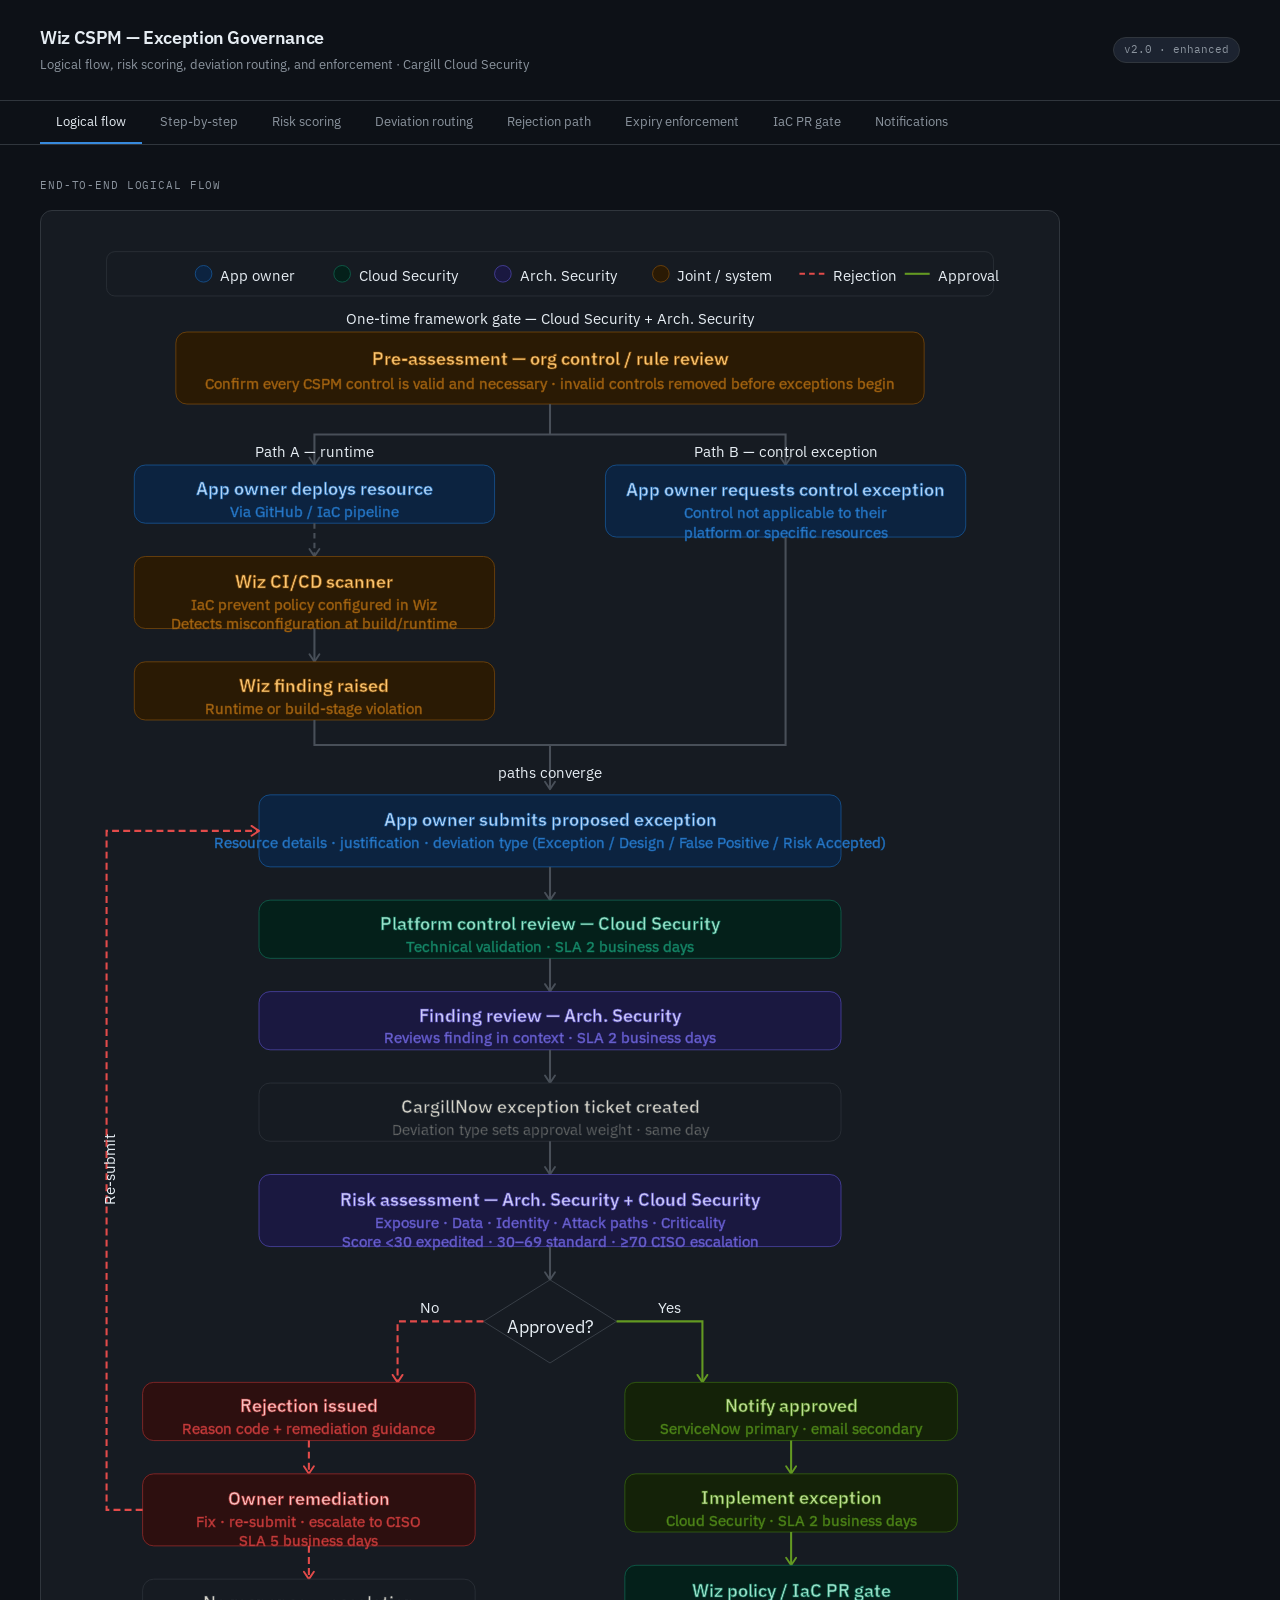
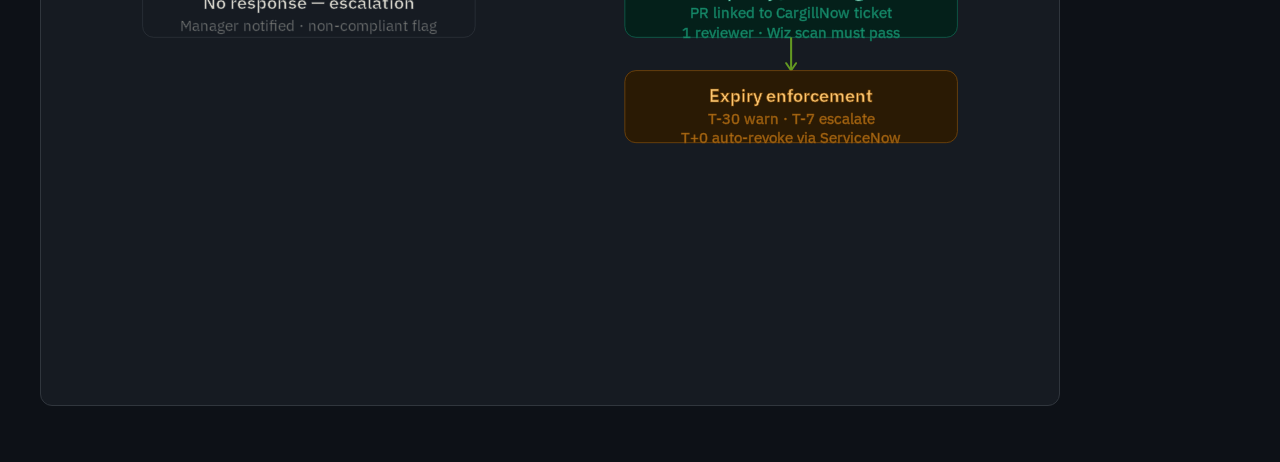
<file: docs/cspm/exceptions/wiz-cspm-governance (3).html>
<!DOCTYPE html>
<html lang="en">
<head>
<meta charset="UTF-8">
<meta name="viewport" content="width=device-width, initial-scale=1.0">
<title>Wiz CSPM Exception Governance</title>
<link rel="preconnect" href="https://fonts.googleapis.com">
<link href="https://fonts.googleapis.com/css2?family=IBM+Plex+Mono:wght@400;500&family=IBM+Plex+Sans:wght@400;500;600&display=swap" rel="stylesheet">
<style>
:root {
  --bg: #0d1117;
  --surface: #161b22;
  --surface2: #1c2330;
  --border: #30363d;
  --border2: #21262d;
  --text: #e6edf3;
  --muted: #8b949e;
  --hint: #484f58;
  --blue: #378ADD;
  --blue-light: #B5D4F4;
  --blue-dark: #0C447C;
  --teal: #1D9E75;
  --teal-light: #9FE1CB;
  --teal-dark: #085041;
  --purple: #7F77DD;
  --purple-light: #CECBF6;
  --purple-dark: #3C3489;
  --amber: #BA7517;
  --amber-light: #FAC775;
  --amber-dark: #633806;
  --green: #639922;
  --green-light: #C0DD97;
  --green-dark: #27500A;
  --red: #E24B4A;
  --red-light: #F7C1C1;
  --red-dark: #791F1F;
  --gray-light: #D3D1C7;
  --font: 'IBM Plex Sans', sans-serif;
  --mono: 'IBM Plex Mono', monospace;
  --radius: 8px;
  --radius-lg: 12px;
}
* { box-sizing: border-box; margin: 0; padding: 0; }
body { font-family: var(--font); background: var(--bg); color: var(--text); line-height: 1.6; min-height: 100vh; }

/* HEADER */
.header { border-bottom: 1px solid var(--border); padding: 24px 40px; display: flex; align-items: center; justify-content: space-between; }
.header-left h1 { font-size: 18px; font-weight: 600; letter-spacing: -0.02em; }
.header-left p { font-size: 13px; color: var(--muted); margin-top: 2px; }
.badge { font-family: var(--mono); font-size: 11px; padding: 3px 10px; border-radius: 20px; background: var(--surface2); border: 1px solid var(--border); color: var(--muted); }

/* NAV TABS */
.nav { display: flex; gap: 2px; padding: 0 40px; border-bottom: 1px solid var(--border); overflow-x: auto; }
.nav-tab { padding: 12px 16px; font-size: 13px; color: var(--muted); cursor: pointer; border-bottom: 2px solid transparent; white-space: nowrap; transition: color .15s, border-color .15s; background: none; border-top: none; border-left: none; border-right: none; font-family: var(--font); }
.nav-tab:hover { color: var(--text); }
.nav-tab.active { color: var(--text); border-bottom-color: var(--blue); }

/* CONTENT */
.content { padding: 32px 40px; max-width: 1100px; }
.panel { display: none; }
.panel.active { display: block; }
.section-label { font-family: var(--mono); font-size: 11px; color: var(--muted); text-transform: uppercase; letter-spacing: .08em; margin-bottom: 16px; }

/* FLOW DIAGRAM WRAPPER */
.flow-card { background: var(--surface); border: 1px solid var(--border); border-radius: var(--radius-lg); padding: 24px; margin-bottom: 24px; }
.flow-card svg { display: block; }

/* STEP CARDS */
.steps { display: flex; flex-direction: column; gap: 1px; }
.step { display: flex; gap: 16px; padding: 14px 16px; background: var(--surface); border: 1px solid var(--border); border-radius: var(--radius); position: relative; transition: border-color .15s; }
.step:hover { border-color: var(--border2); }
.step-connector { position: absolute; left: 28px; top: 54px; width: 2px; height: calc(100% - 40px + 2px); background: var(--border); z-index: 0; }
.step.no-connector .step-connector { display: none; }
.num { width: 28px; height: 28px; border-radius: 50%; display: flex; align-items: center; justify-content: center; font-size: 12px; font-weight: 600; font-family: var(--mono); flex-shrink: 0; position: relative; z-index: 1; }
.step-body { flex: 1; }
.step-title { font-size: 13px; font-weight: 500; }
.step-desc { font-size: 12px; color: var(--muted); margin-top: 3px; line-height: 1.5; }
.sla { display: inline-flex; align-items: center; gap: 4px; font-size: 11px; font-family: var(--mono); margin-top: 6px; padding: 2px 8px; border-radius: 10px; background: var(--surface2); border: 1px solid var(--border); color: var(--muted); }
.owner-tag { float: right; font-size: 11px; padding: 1px 8px; border-radius: 10px; margin-left: 8px; }

/* COLORS */
.n-blue { background: #0c2340; color: var(--blue-light); }
.n-teal { background: #04201a; color: var(--teal-light); }
.n-purple { background: #1a1840; color: var(--purple-light); }
.n-amber { background: #2a1a04; color: var(--amber-light); }
.n-green { background: #142208; color: var(--green-light); }
.n-red { background: #2d0f0f; color: var(--red-light); }
.n-gray { background: var(--surface2); color: var(--gray-light); }
.t-blue { background: #0c2340; color: var(--blue-light); }
.t-teal { background: #04201a; color: var(--teal-light); }
.t-purple { background: #1a1840; color: var(--purple-light); }
.t-amber { background: #2a1a04; color: var(--amber-light); }
.t-green { background: #142208; color: var(--green-light); }
.t-red { background: #2d0f0f; color: var(--red-light); }
.step.approved { border-left: 3px solid var(--green); }
.step.rejected { border-left: 3px solid var(--red); }
.step.preassess { border-left: 3px solid var(--amber); }

/* RISK SCORING */
.risk-grid { display: grid; grid-template-columns: 1fr 1fr; gap: 12px; margin-bottom: 16px; }
@media(max-width:600px){ .risk-grid { grid-template-columns: 1fr; } }
.risk-item { background: var(--surface); border: 1px solid var(--border); border-radius: var(--radius); padding: 12px 14px; }
.risk-label { font-size: 12px; color: var(--muted); margin-bottom: 6px; font-family: var(--mono); }
.risk-max { font-size: 11px; color: var(--hint); margin-top: 4px; }
input[type=range] { width: 100%; accent-color: var(--purple); cursor: pointer; }
.score-box { background: var(--surface); border: 1px solid var(--border); border-radius: var(--radius-lg); padding: 20px; text-align: center; margin-bottom: 16px; }
.score-num { font-size: 48px; font-weight: 600; font-family: var(--mono); transition: color .3s; }
.score-bar-wrap { height: 6px; border-radius: 3px; background: var(--surface2); margin: 10px 0 6px; overflow: hidden; }
.score-bar-fill { height: 100%; border-radius: 3px; transition: width .3s, background .3s; }
.score-ticks { display: flex; justify-content: space-between; font-size: 10px; font-family: var(--mono); color: var(--hint); }
.score-verdict { font-size: 13px; margin-top: 8px; transition: color .3s; }
.threshold-cards { display: grid; grid-template-columns: repeat(3,1fr); gap: 8px; }
.threshold-card { background: var(--surface); border: 1px solid var(--border); border-radius: var(--radius); padding: 10px 12px; }
.threshold-card .label { font-family: var(--mono); font-size: 11px; margin-bottom: 4px; }
.threshold-card .desc { font-size: 12px; color: var(--muted); }

/* DEVIATION ROUTING */
.dev-cards { display: flex; flex-direction: column; gap: 10px; }
.dev-card { background: var(--surface); border: 1px solid var(--border); border-radius: var(--radius-lg); padding: 16px; border-left: 4px solid; }
.dev-card.fp { border-left-color: var(--red); }
.dev-card.design { border-left-color: var(--blue); }
.dev-card.exception { border-left-color: var(--teal); }
.dev-card.risk { border-left-color: var(--amber); }
.dev-title { font-size: 14px; font-weight: 500; margin-bottom: 4px; }
.dev-subtitle { font-size: 12px; color: var(--muted); margin-bottom: 10px; }
.approver-row { display: flex; flex-wrap: wrap; gap: 6px; margin-bottom: 8px; }
.approver { font-size: 11px; font-family: var(--mono); padding: 2px 8px; border-radius: 10px; background: var(--surface2); border: 1px solid var(--border); color: var(--muted); }

/* EXPIRY TIMELINE */
.timeline { position: relative; padding-left: 24px; }
.timeline::before { content: ''; position: absolute; left: 5px; top: 8px; bottom: 8px; width: 2px; background: var(--border); border-radius: 2px; }
.tl-item { position: relative; margin-bottom: 20px; }
.tl-dot { position: absolute; left: -23px; top: 5px; width: 12px; height: 12px; border-radius: 50%; border: 2px solid var(--bg); }
.tl-label { font-size: 13px; font-weight: 500; }
.tl-sub { font-size: 12px; color: var(--muted); margin-top: 3px; line-height: 1.5; }

/* IAC PR GATE */
.pr-section { background: var(--surface); border: 1px solid var(--border); border-radius: var(--radius-lg); padding: 16px; margin-bottom: 12px; }
.pr-section-title { font-size: 13px; font-weight: 500; margin-bottom: 10px; display: flex; align-items: center; gap: 8px; }
.pr-check { display: flex; align-items: flex-start; gap: 8px; font-size: 12px; color: var(--muted); margin-bottom: 7px; line-height: 1.4; }
.check-icon { width: 16px; height: 16px; border-radius: 50%; display: flex; align-items: center; justify-content: center; font-size: 10px; flex-shrink: 0; margin-top: 1px; }
.ci { background: #142208; color: var(--green-light); }
.cr { background: #0c2340; color: var(--blue-light); }
code { font-family: var(--mono); font-size: 11px; background: var(--surface2); padding: 1px 5px; border-radius: 4px; color: var(--muted); }

/* NOTIFICATIONS */
.notif-list { display: flex; flex-direction: column; gap: 1px; }
.notif-row { display: flex; align-items: center; gap: 14px; padding: 14px 16px; background: var(--surface); border: 1px solid var(--border); border-radius: var(--radius); }
.notif-icon { width: 36px; height: 36px; border-radius: var(--radius); display: flex; align-items: center; justify-content: center; font-size: 18px; flex-shrink: 0; }
.notif-body { flex: 1; }
.notif-name { font-size: 13px; font-weight: 500; }
.notif-desc { font-size: 12px; color: var(--muted); margin-top: 2px; }
.notif-badge { font-size: 11px; font-family: var(--mono); padding: 2px 10px; border-radius: 10px; white-space: nowrap; }
.nb-primary { background: #142208; color: var(--green-light); border: 1px solid #27500a; }
.nb-secondary { background: var(--surface2); color: var(--muted); border: 1px solid var(--border); }
.nb-new { background: #0c2340; color: var(--blue-light); border: 1px solid #0C447C; }
.nb-dep { background: #2a1a04; color: var(--amber-light); border: 1px solid #633806; }

/* DIAGRAM SVG OVERRIDES for dark mode */
.flow-card svg text { fill: var(--text); }
</style>
</head>
<body>

<div class="header">
  <div class="header-left">
    <h1>Wiz CSPM — Exception Governance</h1>
    <p>Logical flow, risk scoring, deviation routing, and enforcement · Cargill Cloud Security</p>
  </div>
  <span class="badge">v2.0 · enhanced</span>
</div>

<div class="nav">
  <button class="nav-tab active" onclick="showPanel('flow')">Logical flow</button>
  <button class="nav-tab" onclick="showPanel('steps')">Step-by-step</button>
  <button class="nav-tab" onclick="showPanel('risk')">Risk scoring</button>
  <button class="nav-tab" onclick="showPanel('deviation')">Deviation routing</button>
  <button class="nav-tab" onclick="showPanel('rejection')">Rejection path</button>
  <button class="nav-tab" onclick="showPanel('expiry')">Expiry enforcement</button>
  <button class="nav-tab" onclick="showPanel('iac')">IaC PR gate</button>
  <button class="nav-tab" onclick="showPanel('notifications')">Notifications</button>
</div>

<div class="content">

<!-- ══════════════════════════════════════════════════════ -->
<!-- LOGICAL FLOW TAB -->
<!-- ══════════════════════════════════════════════════════ -->
<div class="panel active" id="panel-flow">
  <p class="section-label">End-to-end logical flow</p>
  <div class="flow-card">
<svg width="100%" viewBox="0 0 700 1260" role="img" xmlns="http://www.w3.org/2000/svg">
<title>Wiz CSPM exception governance logical flow</title>
<desc>Pre-assessment at top, two entry paths, exception workflow, risk gate, approval and rejection branches, implementation and expiry enforcement.</desc>
<defs>
  <marker id="arr" viewBox="0 0 10 10" refX="8" refY="5" markerWidth="6" markerHeight="6" orient="auto-start-reverse">
    <path d="M2 1L8 5L2 9" fill="none" stroke="context-stroke" stroke-width="1.5" stroke-linecap="round" stroke-linejoin="round"/>
  </marker>
</defs>
<style>
  .svgt { font-family:'IBM Plex Sans',sans-serif; font-size:13px; fill:#e6edf3; }
  .svgts { font-family:'IBM Plex Sans',sans-serif; font-size:11px; fill:#8b949e; }
  .svgth { font-family:'IBM Plex Sans',sans-serif; font-size:13px; font-weight:600; fill:#e6edf3; }
  .node-box { stroke-width:0.5; cursor:pointer; }
  .nb-amber { fill:#2a1a04; stroke:#854F0B; }
  .nb-blue { fill:#0c2340; stroke:#185FA5; }
  .nb-teal { fill:#04201a; stroke:#0F6E56; }
  .nb-purple { fill:#1a1840; stroke:#534AB7; }
  .nb-gray { fill:#161b22; stroke:#30363d; }
  .nb-green { fill:#142208; stroke:#3B6D11; }
  .nb-red { fill:#2d0f0f; stroke:#A32D2D; }
  .nb-amber .svgth,.nb-amber .svgt { fill:#FAC775; }
  .nb-amber .svgts { fill:#BA7517; }
  .nb-blue .svgth,.nb-blue .svgt { fill:#B5D4F4; }
  .nb-blue .svgts { fill:#378ADD; }
  .nb-teal .svgth,.nb-teal .svgt { fill:#9FE1CB; }
  .nb-teal .svgts { fill:#1D9E75; }
  .nb-purple .svgth,.nb-purple .svgt { fill:#CECBF6; }
  .nb-purple .svgts { fill:#7F77DD; }
  .nb-gray .svgth,.nb-gray .svgt { fill:#D3D1C7; }
  .nb-gray .svgts { fill:#888780; }
  .nb-green .svgth,.nb-green .svgt { fill:#C0DD97; }
  .nb-green .svgts { fill:#639922; }
  .nb-red .svgth,.nb-red .svgt { fill:#F7C1C1; }
  .nb-red .svgts { fill:#E24B4A; }
</style>

<!-- Legend -->
<rect x="30" y="12" width="640" height="32" rx="6" fill="#161b22" stroke="#30363d" stroke-width="0.5"/>
<circle cx="100" cy="28" r="6" fill="#0c2340" stroke="#185FA5" stroke-width="0.5"/>
<text class="svgts" x="112" y="33">App owner</text>
<circle cx="200" cy="28" r="6" fill="#04201a" stroke="#0F6E56" stroke-width="0.5"/>
<text class="svgts" x="212" y="33">Cloud Security</text>
<circle cx="316" cy="28" r="6" fill="#1a1840" stroke="#534AB7" stroke-width="0.5"/>
<text class="svgts" x="328" y="33">Arch. Security</text>
<circle cx="430" cy="28" r="6" fill="#2a1a04" stroke="#854F0B" stroke-width="0.5"/>
<text class="svgts" x="442" y="33">Joint / system</text>
<line x1="530" y1="28" x2="548" y2="28" stroke="#E24B4A" stroke-width="1.5" stroke-dasharray="4 3"/>
<text class="svgts" x="554" y="33">Rejection</text>
<line x1="606" y1="28" x2="624" y2="28" stroke="#639922" stroke-width="1.5"/>
<text class="svgts" x="630" y="33">Approval</text>

<!-- PRE-ASSESSMENT -->
<text class="svgts" x="350" y="64" text-anchor="middle">One-time framework gate — Cloud Security + Arch. Security</text>
<g class="node-box nb-amber">
  <rect x="80" y="70" width="540" height="52" rx="8"/>
  <text class="svgth" x="350" y="89" text-anchor="middle" dominant-baseline="central">Pre-assessment — org control / rule review</text>
  <text class="svgts" x="350" y="107" text-anchor="middle" dominant-baseline="central">Confirm every CSPM control is valid and necessary · invalid controls removed before exceptions begin</text>
</g>

<!-- Split arrow -->
<line x1="350" y1="122" x2="350" y2="144" stroke="#484f58" stroke-width="1.5"/>
<path d="M350 144 L180 144 L180 166" fill="none" stroke="#484f58" stroke-width="1.5" marker-end="url(#arr)"/>
<path d="M350 144 L520 144 L520 166" fill="none" stroke="#484f58" stroke-width="1.5" marker-end="url(#arr)"/>
<text class="svgts" x="180" y="160" text-anchor="middle">Path A — runtime</text>
<text class="svgts" x="520" y="160" text-anchor="middle">Path B — control exception</text>

<!-- PATH A -->
<g class="node-box nb-blue">
  <rect x="50" y="166" width="260" height="42" rx="8"/>
  <text class="svgth" x="180" y="183" text-anchor="middle" dominant-baseline="central">App owner deploys resource</text>
  <text class="svgts" x="180" y="199" text-anchor="middle" dominant-baseline="central">Via GitHub / IaC pipeline</text>
</g>
<line x1="180" y1="208" x2="180" y2="232" stroke="#484f58" stroke-width="1.5" stroke-dasharray="4 3" marker-end="url(#arr)"/>
<g class="node-box nb-amber">
  <rect x="50" y="232" width="260" height="52" rx="8"/>
  <text class="svgth" x="180" y="250" text-anchor="middle" dominant-baseline="central">Wiz CI/CD scanner</text>
  <text class="svgts" x="180" y="266" text-anchor="middle" dominant-baseline="central">IaC prevent policy configured in Wiz</text>
  <text class="svgts" x="180" y="280" text-anchor="middle" dominant-baseline="central">Detects misconfiguration at build/runtime</text>
</g>
<line x1="180" y1="284" x2="180" y2="308" stroke="#484f58" stroke-width="1.5" marker-end="url(#arr)"/>
<g class="node-box nb-amber">
  <rect x="50" y="308" width="260" height="42" rx="8"/>
  <text class="svgth" x="180" y="325" text-anchor="middle" dominant-baseline="central">Wiz finding raised</text>
  <text class="svgts" x="180" y="341" text-anchor="middle" dominant-baseline="central">Runtime or build-stage violation</text>
</g>

<!-- PATH B -->
<g class="node-box nb-blue">
  <rect x="390" y="166" width="260" height="52" rx="8"/>
  <text class="svgth" x="520" y="184" text-anchor="middle" dominant-baseline="central">App owner requests control exception</text>
  <text class="svgts" x="520" y="200" text-anchor="middle" dominant-baseline="central">Control not applicable to their</text>
  <text class="svgts" x="520" y="214" text-anchor="middle" dominant-baseline="central">platform or specific resources</text>
</g>

<!-- Converge -->
<path d="M180 350 L180 368 L350 368 L350 400" fill="none" stroke="#484f58" stroke-width="1.5" marker-end="url(#arr)"/>
<path d="M520 218 L520 368 L350 368" fill="none" stroke="#484f58" stroke-width="1.5"/>
<text class="svgts" x="350" y="392" text-anchor="middle">paths converge</text>

<!-- SUBMIT EXCEPTION -->
<g class="node-box nb-blue">
  <rect x="140" y="404" width="420" height="52" rx="8"/>
  <text class="svgth" x="350" y="422" text-anchor="middle" dominant-baseline="central">App owner submits proposed exception</text>
  <text class="svgts" x="350" y="438" text-anchor="middle" dominant-baseline="central">Resource details · justification · deviation type (Exception / Design / False Positive / Risk Accepted)</text>
</g>
<line x1="350" y1="456" x2="350" y2="480" stroke="#484f58" stroke-width="1.5" marker-end="url(#arr)"/>

<!-- PLATFORM CONTROL REVIEW -->
<g class="node-box nb-teal">
  <rect x="140" y="480" width="420" height="42" rx="8"/>
  <text class="svgth" x="350" y="497" text-anchor="middle" dominant-baseline="central">Platform control review — Cloud Security</text>
  <text class="svgts" x="350" y="513" text-anchor="middle" dominant-baseline="central">Technical validation · SLA 2 business days</text>
</g>
<line x1="350" y1="522" x2="350" y2="546" stroke="#484f58" stroke-width="1.5" marker-end="url(#arr)"/>

<!-- FINDING REVIEW -->
<g class="node-box nb-purple">
  <rect x="140" y="546" width="420" height="42" rx="8"/>
  <text class="svgth" x="350" y="563" text-anchor="middle" dominant-baseline="central">Finding review — Arch. Security</text>
  <text class="svgts" x="350" y="579" text-anchor="middle" dominant-baseline="central">Reviews finding in context · SLA 2 business days</text>
</g>
<line x1="350" y1="588" x2="350" y2="612" stroke="#484f58" stroke-width="1.5" marker-end="url(#arr)"/>

<!-- CARGILNOW TICKET -->
<g class="node-box nb-gray">
  <rect x="140" y="612" width="420" height="42" rx="8"/>
  <text class="svgth" x="350" y="629" text-anchor="middle" dominant-baseline="central">CargillNow exception ticket created</text>
  <text class="svgts" x="350" y="645" text-anchor="middle" dominant-baseline="central">Deviation type sets approval weight · same day</text>
</g>
<line x1="350" y1="654" x2="350" y2="678" stroke="#484f58" stroke-width="1.5" marker-end="url(#arr)"/>

<!-- RISK ASSESSMENT -->
<g class="node-box nb-purple">
  <rect x="140" y="678" width="420" height="52" rx="8"/>
  <text class="svgth" x="350" y="696" text-anchor="middle" dominant-baseline="central">Risk assessment — Arch. Security + Cloud Security</text>
  <text class="svgts" x="350" y="712" text-anchor="middle" dominant-baseline="central">Exposure · Data · Identity · Attack paths · Criticality</text>
  <text class="svgts" x="350" y="726" text-anchor="middle" dominant-baseline="central">Score &lt;30 expedited · 30–69 standard · ≥70 CISO escalation</text>
</g>
<line x1="350" y1="730" x2="350" y2="754" stroke="#484f58" stroke-width="1.5" marker-end="url(#arr)"/>

<!-- DECISION DIAMOND -->
<polygon points="350,754 398,784 350,814 302,784" fill="#161b22" stroke="#484f58" stroke-width="0.5"/>
<text class="svgt" x="350" y="788" text-anchor="middle" dominant-baseline="central" font-size="12">Approved?</text>

<!-- YES right -->
<path d="M398 784 L460 784 L460 828" fill="none" stroke="#639922" stroke-width="1.5" marker-end="url(#arr)"/>
<text class="svgts" x="428" y="778" fill="#639922">Yes</text>
<!-- NO left -->
<path d="M302 784 L240 784 L240 828" fill="none" stroke="#E24B4A" stroke-width="1.5" stroke-dasharray="5 3" marker-end="url(#arr)"/>
<text class="svgts" x="256" y="778" fill="#E24B4A">No</text>

<!-- REJECTION PATH -->
<g class="node-box nb-red">
  <rect x="56" y="828" width="240" height="42" rx="8"/>
  <text class="svgth" x="176" y="845" text-anchor="middle" dominant-baseline="central">Rejection issued</text>
  <text class="svgts" x="176" y="861" text-anchor="middle" dominant-baseline="central">Reason code + remediation guidance</text>
</g>
<line x1="176" y1="870" x2="176" y2="894" stroke="#E24B4A" stroke-width="1.5" stroke-dasharray="5 3" marker-end="url(#arr)"/>
<g class="node-box nb-red">
  <rect x="56" y="894" width="240" height="52" rx="8"/>
  <text class="svgth" x="176" y="912" text-anchor="middle" dominant-baseline="central">Owner remediation</text>
  <text class="svgts" x="176" y="928" text-anchor="middle" dominant-baseline="central">Fix · re-submit · escalate to CISO</text>
  <text class="svgts" x="176" y="942" text-anchor="middle" dominant-baseline="central">SLA 5 business days</text>
</g>
<!-- re-submit arrow -->
<path d="M56 920 L30 920 L30 430 L140 430" fill="none" stroke="#E24B4A" stroke-width="1.5" stroke-dasharray="5 3" marker-end="url(#arr)"/>
<text class="svgts" x="36" y="700" fill="#E24B4A" transform="rotate(-90 36 700)">Re-submit</text>
<line x1="176" y1="946" x2="176" y2="970" stroke="#E24B4A" stroke-width="1.5" stroke-dasharray="5 3" marker-end="url(#arr)"/>
<g class="node-box nb-gray">
  <rect x="56" y="970" width="240" height="42" rx="8"/>
  <text class="svgth" x="176" y="987" text-anchor="middle" dominant-baseline="central">No response — escalation</text>
  <text class="svgts" x="176" y="1003" text-anchor="middle" dominant-baseline="central">Manager notified · non-compliant flag</text>
</g>

<!-- APPROVAL PATH -->
<g class="node-box nb-green">
  <rect x="404" y="828" width="240" height="42" rx="8"/>
  <text class="svgth" x="524" y="845" text-anchor="middle" dominant-baseline="central">Notify approved</text>
  <text class="svgts" x="524" y="861" text-anchor="middle" dominant-baseline="central">ServiceNow primary · email secondary</text>
</g>
<line x1="524" y1="870" x2="524" y2="894" stroke="#639922" stroke-width="1.5" marker-end="url(#arr)"/>
<g class="node-box nb-green">
  <rect x="404" y="894" width="240" height="42" rx="8"/>
  <text class="svgth" x="524" y="911" text-anchor="middle" dominant-baseline="central">Implement exception</text>
  <text class="svgts" x="524" y="927" text-anchor="middle" dominant-baseline="central">Cloud Security · SLA 2 business days</text>
</g>
<line x1="524" y1="936" x2="524" y2="960" stroke="#639922" stroke-width="1.5" marker-end="url(#arr)"/>
<g class="node-box nb-teal">
  <rect x="404" y="960" width="240" height="52" rx="8"/>
  <text class="svgth" x="524" y="978" text-anchor="middle" dominant-baseline="central">Wiz policy / IaC PR gate</text>
  <text class="svgts" x="524" y="994" text-anchor="middle" dominant-baseline="central">PR linked to CargillNow ticket</text>
  <text class="svgts" x="524" y="1008" text-anchor="middle" dominant-baseline="central">1 reviewer · Wiz scan must pass</text>
</g>
<line x1="524" y1="1012" x2="524" y2="1036" stroke="#639922" stroke-width="1.5" marker-end="url(#arr)"/>
<g class="node-box nb-amber">
  <rect x="404" y="1036" width="240" height="52" rx="8"/>
  <text class="svgth" x="524" y="1054" text-anchor="middle" dominant-baseline="central">Expiry enforcement</text>
  <text class="svgts" x="524" y="1070" text-anchor="middle" dominant-baseline="central">T-30 warn · T-7 escalate</text>
  <text class="svgts" x="524" y="1084" text-anchor="middle" dominant-baseline="central">T+0 auto-revoke via ServiceNow</text>
</g>

</svg>
  </div>
</div>

<!-- ══════════════════════════════════════════════════════ -->
<!-- STEP-BY-STEP TAB -->
<!-- ══════════════════════════════════════════════════════ -->
<div class="panel" id="panel-steps">
  <p class="section-label">All steps with owners and SLAs</p>
  <div class="steps">

    <div class="step preassess">
      <div class="step-connector"></div>
      <div class="num n-amber">0</div>
      <div class="step-body">
        <div class="step-title">Pre-assessment — org control / rule review <span class="owner-tag t-amber">Cloud Security + Arch. Security</span></div>
        <div class="step-desc">One-time framework gate. Both teams jointly review all CSPM controls to confirm they are valid, necessary, and appropriate. Controls identified as inapplicable or duplicative are removed from the framework before the exception process begins. This prevents spurious exceptions down the line.</div>
        <span class="sla">⏱ Periodic review — not per-exception</span>
      </div>
    </div>

    <div class="step">
      <div class="step-connector"></div>
      <div class="num n-blue">A</div>
      <div class="step-body">
        <div class="step-title">Path A — App owner deploys resource <span class="owner-tag t-blue">App owner</span></div>
        <div class="step-desc">Resource deployed via GitHub or IaC pipeline. Wiz CI/CD scanner (with IaC prevent policy configured inside Wiz) detects misconfiguration at build or runtime and raises a Wiz finding.</div>
        <span class="sla">⏱ Automated detection — no SLA</span>
      </div>
    </div>

    <div class="step">
      <div class="step-connector"></div>
      <div class="num n-blue">B</div>
      <div class="step-body">
        <div class="step-title">Path B — App owner requests control exception <span class="owner-tag t-blue">App owner</span></div>
        <div class="step-desc">App owner identifies a CSPM control that is not needed or applicable for their platform or specific resources. They request a control-level exception directly — no Wiz finding is required to trigger this path.</div>
        <span class="sla">⏱ Owner initiates — no automated trigger</span>
      </div>
    </div>

    <div class="step">
      <div class="step-connector"></div>
      <div class="num n-blue">1</div>
      <div class="step-body">
        <div class="step-title">App owner submits proposed exception <span class="owner-tag t-blue">App owner</span></div>
        <div class="step-desc">Owner submits: resource details, business justification, and deviation type — Exception (time-limited), Design, False Positive, or Risk Accepted. Deviation type determines which approval path is followed.</div>
        <span class="sla">⏱ Owner has 2 business days to submit after finding</span>
      </div>
    </div>

    <div class="step">
      <div class="step-connector"></div>
      <div class="num n-teal">2</div>
      <div class="step-body">
        <div class="step-title">Platform control review <span class="owner-tag t-teal">Cloud Security</span></div>
        <div class="step-desc">Cloud Security validates the technical context of the exception request. Confirms the resource details are accurate and the control applies. Escalates to finding review if context is unclear.</div>
        <span class="sla">⏱ SLA: 2 business days</span>
      </div>
    </div>

    <div class="step">
      <div class="step-connector"></div>
      <div class="num n-purple">3</div>
      <div class="step-body">
        <div class="step-title">Finding review <span class="owner-tag t-purple">Arch. Security</span></div>
        <div class="step-desc">Arch. Security reviews the Wiz finding or control exception in context of the submitted deviation type. Confirms scope and validates the justification before risk scoring.</div>
        <span class="sla">⏱ SLA: 2 business days</span>
      </div>
    </div>

    <div class="step">
      <div class="step-connector"></div>
      <div class="num n-gray">4</div>
      <div class="step-body">
        <div class="step-title">CargillNow exception ticket created <span class="owner-tag n-gray">System</span></div>
        <div class="step-desc">Exception ticket opened in CargillNow / ServiceNow. Deviation type is recorded and routes the ticket to the appropriate approval workflow and approval weight required.</div>
        <span class="sla">⏱ Same day as step 3 completion</span>
      </div>
    </div>

    <div class="step">
      <div class="step-connector"></div>
      <div class="num n-purple">5</div>
      <div class="step-body">
        <div class="step-title">Risk assessment <span class="owner-tag t-purple">Arch. Security + Cloud Security</span></div>
        <div class="step-desc">Both teams jointly score five dimensions: Exposure (0–25), Data sensitivity (0–25), Identity blast radius (0–20), Attack path length (0–15), Criticality (0–15). Total score out of 100 gates the approval path. Score &lt;30 → expedited. 30–69 → standard. ≥70 → CISO escalation required.</div>
        <span class="sla">⏱ SLA: 3 business days</span>
      </div>
    </div>

    <div class="step approved">
      <div class="step-connector"></div>
      <div class="num n-green">6a</div>
      <div class="step-body">
        <div class="step-title">Approved → notify <span class="owner-tag t-green">System / Cloud Security</span></div>
        <div class="step-desc">Approval recorded in CargillNow. ServiceNow auto-notifies app owner and resource owner. Email sent as secondary channel only.</div>
        <span class="sla">⏱ Automated within 1 hour of approval decision</span>
      </div>
    </div>

    <div class="step approved">
      <div class="step-connector"></div>
      <div class="num n-green">7</div>
      <div class="step-body">
        <div class="step-title">Implement approved exception <span class="owner-tag t-green">Cloud Security</span></div>
        <div class="step-desc">Cloud Security implements via Wiz ignore policy update or IaC Git PR. PR follows the formal gate process (see IaC PR gate tab): linked to CargillNow ticket, 1 reviewer, Wiz scan must pass, expiry date in metadata.</div>
        <span class="sla">⏱ SLA: 2 business days</span>
      </div>
    </div>

    <div class="step approved">
      <div class="step-connector"></div>
      <div class="num n-green">8</div>
      <div class="step-body">
        <div class="step-title">Expiry enforcement <span class="owner-tag t-amber">ServiceNow automated</span></div>
        <div class="step-desc">ServiceNow tracks expiry date set at approval. T-30 days: warning to owner. T-7 days: manager escalation if no renewal action. T+0: Wiz ignore policy auto-revoked, resource re-enters findings queue, CargillNow ticket closed as expired.</div>
        <span class="sla">⏱ Fully automated — no manual SLA needed</span>
      </div>
    </div>

    <div class="step rejected no-connector">
      <div class="num n-red">6b</div>
      <div class="step-body">
        <div class="step-title">Rejected → remediation loop <span class="owner-tag t-red">Cloud Security / Arch. Security</span></div>
        <div class="step-desc">Rejection recorded in CargillNow with reason code and remediation options: (1) fix the resource, (2) re-submit with stronger justification, or (3) escalate to CISO for risk acceptance sign-off. Owner must respond within 5 business days or manager is auto-notified and resource flagged non-compliant in Wiz.</div>
        <span class="sla">⏱ Owner SLA: 5 business days to respond</span>
      </div>
    </div>

  </div>
</div>

<!-- ══════════════════════════════════════════════════════ -->
<!-- RISK SCORING TAB -->
<!-- ══════════════════════════════════════════════════════ -->
<div class="panel" id="panel-risk">
  <p class="section-label">Interactive risk score calculator</p>
  <div class="risk-grid">
    <div class="risk-item">
      <div class="risk-label">Exposure (max 25)</div>
      <input type="range" min="0" max="25" value="15" oninput="calcRisk()">
      <div class="risk-max">0 = internal only · 25 = internet-facing</div>
    </div>
    <div class="risk-item">
      <div class="risk-label">Data sensitivity (max 25)</div>
      <input type="range" min="0" max="25" value="10" oninput="calcRisk()">
      <div class="risk-max">0 = public data · 25 = PII / regulated</div>
    </div>
    <div class="risk-item">
      <div class="risk-label">Identity blast radius (max 20)</div>
      <input type="range" min="0" max="20" value="10" oninput="calcRisk()">
      <div class="risk-max">0 = single user · 20 = admin / org-wide</div>
    </div>
    <div class="risk-item">
      <div class="risk-label">Attack path length (max 15)</div>
      <input type="range" min="0" max="15" value="5" oninput="calcRisk()">
      <div class="risk-max">0 = no exploitable path · 15 = direct</div>
    </div>
  </div>
  <div class="risk-item" style="margin-bottom:16px">
    <div class="risk-label">Criticality — business impact (max 15)</div>
    <input type="range" min="0" max="15" value="8" oninput="calcRisk()" style="width:100%">
    <div class="risk-max">0 = non-critical · 15 = tier-1 production</div>
  </div>
  <div class="score-box">
    <div class="score-num" id="score-num">48</div>
    <div class="score-bar-wrap"><div class="score-bar-fill" id="score-fill" style="width:48%;background:#378ADD"></div></div>
    <div class="score-ticks"><span>0</span><span style="color:#639922">30 — expedited</span><span style="color:#E24B4A">70 — CISO</span><span>100</span></div>
    <div class="score-verdict" id="score-verdict" style="color:#8b949e">Standard approval — Arch. Security + Cloud Security review · SLA 3 business days</div>
  </div>
  <div class="threshold-cards">
    <div class="threshold-card">
      <div class="label" style="color:#639922">Score 0–29</div>
      <div class="desc">Expedited approval · 1 approver · 1 business day</div>
    </div>
    <div class="threshold-card">
      <div class="label" style="color:#378ADD">Score 30–69</div>
      <div class="desc">Standard path · Arch. Security + Cloud Security · 3 days</div>
    </div>
    <div class="threshold-card">
      <div class="label" style="color:#E24B4A">Score 70–100</div>
      <div class="desc">CISO escalation required before approval · 10 days</div>
    </div>
  </div>
</div>

<!-- ══════════════════════════════════════════════════════ -->
<!-- DEVIATION ROUTING TAB -->
<!-- ══════════════════════════════════════════════════════ -->
<div class="panel" id="panel-deviation">
  <p class="section-label">Deviation type — approval routing</p>
  <div class="dev-cards">
    <div class="dev-card fp">
      <div class="dev-title" style="color:#F7C1C1">False Positive</div>
      <div class="dev-subtitle">Lightweight path — the control flagged something that is not actually a risk. Technical validation only, no risk committee needed.</div>
      <div class="approver-row">
        <span class="approver">Platform engineer (confirms FP)</span>
        <span class="approver">Cloud Security sign-off</span>
      </div>
      <span class="sla">⏱ Total SLA: 2 business days</span>
    </div>
    <div class="dev-card design">
      <div class="dev-title" style="color:#B5D4F4">Design exception</div>
      <div class="dev-subtitle">Architectural review required — the control conflicts with an intentional design pattern. May recur across multiple resources so the pattern must be assessed, not just the instance.</div>
      <div class="approver-row">
        <span class="approver">Platform control review</span>
        <span class="approver">Arch. Security</span>
        <span class="approver">App owner sign-off</span>
      </div>
      <span class="sla">⏱ Total SLA: 5 business days</span>
    </div>
    <div class="dev-card exception">
      <div class="dev-title" style="color:#9FE1CB">Exception (time-limited)</div>
      <div class="dev-subtitle">Standard path with mandatory expiry. Control is valid but a temporary deviation is acceptable with justification. Renewal requires full re-justification — not auto-renewed.</div>
      <div class="approver-row">
        <span class="approver">Platform control review</span>
        <span class="approver">Arch. Security</span>
        <span class="approver">Risk score gate</span>
      </div>
      <span class="sla">⏱ Total SLA: 5 business days · Max duration: 90 days</span>
    </div>
    <div class="dev-card risk">
      <div class="dev-title" style="color:#FAC775">Risk Accepted</div>
      <div class="dev-subtitle">Heaviest approval path — permanent or long-term acceptance of a known risk. Requires executive sign-off and mandatory annual review. Risk score ≥70 means CISO sign-off is required regardless of deviation type.</div>
      <div class="approver-row">
        <span class="approver">Platform control review</span>
        <span class="approver">Arch. Security</span>
        <span class="approver">Risk score gate</span>
        <span class="approver" style="color:#FAC775;border-color:#633806">CISO sign-off required</span>
        <span class="approver">Annual review mandatory</span>
      </div>
      <span class="sla">⏱ Total SLA: 10 business days · Annual renewal</span>
    </div>
  </div>
</div>

<!-- ══════════════════════════════════════════════════════ -->
<!-- REJECTION PATH TAB -->
<!-- ══════════════════════════════════════════════════════ -->
<div class="panel" id="panel-rejection">
  <p class="section-label">Rejection and remediation flow</p>
  <div class="steps">
    <div class="step rejected">
      <div class="step-connector"></div>
      <div class="num n-red">R0</div>
      <div class="step-body">
        <div class="step-title">Approval denied <span class="owner-tag t-purple">Arch. Security / Cloud Security</span></div>
        <div class="step-desc">Risk assessment results in a denial. Decision recorded in CargillNow with the approving team, risk score, and specific reason for rejection.</div>
        <span class="sla">⏱ Rejection notification automated within 1 hour</span>
      </div>
    </div>
    <div class="step rejected">
      <div class="step-connector"></div>
      <div class="num n-red">R1</div>
      <div class="step-body">
        <div class="step-title">Rejection issued with guidance <span class="owner-tag t-teal">Cloud Security</span></div>
        <div class="step-desc">CargillNow ticket updated with: reason code, specific control or policy violated, and three remediation options presented to the owner: (1) fix the misconfiguration and close, (2) re-submit with stronger justification, (3) escalate to CISO for risk acceptance sign-off.</div>
        <span class="sla">⏱ Owner must respond within 5 business days</span>
      </div>
    </div>
    <div class="step rejected">
      <div class="step-connector"></div>
      <div class="num n-red">R2</div>
      <div class="step-body">
        <div class="step-title">Owner response <span class="owner-tag t-blue">App owner</span></div>
        <div class="step-desc">If owner fixes the resource: Wiz scanner validates automatically and finding closes. If re-submitting: exception re-enters the flow at step 1 with prior rejection history pre-populated in CargillNow. If escalating: CISO review triggered as an addition to the standard risk assessment path.</div>
        <span class="sla">⏱ Response deadline: day 5 from rejection</span>
      </div>
    </div>
    <div class="step rejected no-connector">
      <div class="num n-gray">R3</div>
      <div class="step-body">
        <div class="step-title">No response — escalation <span class="owner-tag n-gray">Automated</span></div>
        <div class="step-desc">If no owner response by day 5: manager automatically added to CargillNow ticket, resource tagged as non-compliant in Wiz, and finding escalated to CISO dashboard. Resource remains non-compliant until resolved.</div>
        <span class="sla">⏱ Triggered automatically at day 5</span>
      </div>
    </div>
  </div>
</div>

<!-- ══════════════════════════════════════════════════════ -->
<!-- EXPIRY ENFORCEMENT TAB -->
<!-- ══════════════════════════════════════════════════════ -->
<div class="panel" id="panel-expiry">
  <p class="section-label">Auto-expiry lifecycle — ServiceNow managed</p>
  <div class="timeline">
    <div class="tl-item">
      <div class="tl-dot" style="background:#639922"></div>
      <div class="tl-label">Day 0 — exception approved and implemented</div>
      <div class="tl-sub">Expiry date set in CargillNow record. Wiz ignore policy applied with expiry metadata embedded. ServiceNow creates an auto-task for expiry tracking — no manual calendar reminders needed.</div>
    </div>
    <div class="tl-item">
      <div class="tl-dot" style="background:#BA7517"></div>
      <div class="tl-label">T-30 days — first warning</div>
      <div class="tl-sub">ServiceNow notifies resource owner and app owner via CargillNow ticket. Owner is prompted to review and either initiate renewal (re-enters flow at step 1 with history pre-populated) or confirm the exception is no longer needed and close it.</div>
    </div>
    <div class="tl-item">
      <div class="tl-dot" style="background:#E24B4A"></div>
      <div class="tl-label">T-7 days — escalation if no renewal action</div>
      <div class="tl-sub">If no renewal or closure action has been taken: manager automatically added to the CargillNow ticket. Email sent as secondary channel. Exception flagged on CISO dashboard as "expiring — no action."</div>
    </div>
    <div class="tl-item">
      <div class="tl-dot" style="background:#A32D2D"></div>
      <div class="tl-label">T+0 — auto-revocation</div>
      <div class="tl-sub">If still no response: Wiz ignore policy automatically removed. Resource re-enters the Wiz findings queue. Compliance report updated. CargillNow ticket closed as "expired — not renewed." IaC metadata expiry hook triggers the PR/policy removal.</div>
    </div>
    <div class="tl-item">
      <div class="tl-dot" style="background:#378ADD"></div>
      <div class="tl-label">Renewal path (any time before T+0)</div>
      <div class="tl-sub">Owner triggers renewal from CargillNow at any point before expiry. Exception re-enters the workflow at step 1 with full prior history pre-populated. Risk score is re-evaluated — score may gate a higher approval weight than the original exception required.</div>
    </div>
  </div>
</div>

<!-- ══════════════════════════════════════════════════════ -->
<!-- IAC PR GATE TAB -->
<!-- ══════════════════════════════════════════════════════ -->
<div class="panel" id="panel-iac">
  <p class="section-label">Formal IaC PR / merge gate</p>
  <div class="pr-section">
    <div class="pr-section-title">PR creation</div>
    <div class="pr-check"><div class="check-icon cr">→</div> PR opened by Cloud Security, title includes CargillNow ticket ID</div>
    <div class="pr-check"><div class="check-icon cr">→</div> Branch naming: <code>exception/CNOW-{ticket-id}-{deviation-type}</code></div>
    <div class="pr-check"><div class="check-icon cr">→</div> PR description auto-includes: deviation type, risk score, approver names, and expiry date</div>
    <div class="pr-check"><div class="check-icon cr">→</div> Replaces the informal dotted-line connection between IaC Git and Wiz CI/CD scanner — all changes go through this gate</div>
  </div>
  <div class="pr-section">
    <div class="pr-section-title">Required checks before merge</div>
    <div class="pr-check"><div class="check-icon ci">✓</div> Wiz CI/CD scanner must pass on the PR diff — no new violations introduced by the exception change</div>
    <div class="pr-check"><div class="check-icon ci">✓</div> Minimum 1 reviewer approved (must be Cloud Security or Arch. Security team member)</div>
    <div class="pr-check"><div class="check-icon ci">✓</div> CargillNow ticket status = "Approved" — verified by CI pipeline via API before merge is permitted</div>
    <div class="pr-check"><div class="check-icon ci">✓</div> Expiry date present in IaC metadata — enforced by pre-merge hook, merge blocked if missing</div>
  </div>
  <div class="pr-section">
    <div class="pr-section-title">Audit trail</div>
    <div class="pr-check"><div class="check-icon ci">✓</div> Merge commit SHA written back to CargillNow ticket for end-to-end traceability</div>
    <div class="pr-check"><div class="check-icon ci">✓</div> All reviewer comments and approval timestamps retained in Git history</div>
    <div class="pr-check"><div class="check-icon ci">✓</div> Wiz scanner result artifact attached to PR for audit and compliance evidence</div>
    <div class="pr-check"><div class="check-icon ci">✓</div> Auto-revocation hook at T+0 reads expiry from IaC metadata and triggers policy removal PR automatically</div>
  </div>
</div>

<!-- ══════════════════════════════════════════════════════ -->
<!-- NOTIFICATIONS TAB -->
<!-- ══════════════════════════════════════════════════════ -->
<div class="panel" id="panel-notifications">
  <p class="section-label">Notification channels — ServiceNow as single source of truth</p>
  <div class="notif-list" style="display:flex;flex-direction:column;gap:8px;">
    <div class="notif-row">
      <div class="notif-icon" style="background:#142208;">🎫</div>
      <div class="notif-body">
        <div class="notif-name">CargillNow / ServiceNow</div>
        <div class="notif-desc">All exception lifecycle events — created, approved, rejected, expiring, expired, renewed. Audit log, ticket history, SLA tracking, and renewal triggers all live here. This is the system of record.</div>
      </div>
      <span class="notif-badge nb-primary">Primary</span>
    </div>
    <div class="notif-row">
      <div class="notif-icon" style="background:#0c2340;">💬</div>
      <div class="notif-body">
        <div class="notif-name">Teams / Slack (via ServiceNow webhook)</div>
        <div class="notif-desc">Key events pushed to Cloud Security and app owner channels. Rejection notices and T-7 expiry warnings get @mentions. Configured as a ServiceNow outbound webhook — no manual notification steps.</div>
      </div>
      <span class="notif-badge nb-secondary">Secondary</span>
    </div>
    <div class="notif-row">
      <div class="notif-icon" style="background:#2a1a04;">📧</div>
      <div class="notif-body">
        <div class="notif-name">Email</div>
        <div class="notif-desc">Sent as CC / backup only via ServiceNow email action. Not the system of record. No manual email steps exist anywhere in the process — email is a redundancy layer only.</div>
      </div>
      <span class="notif-badge nb-dep">Demoted</span>
    </div>
    <div class="notif-row">
      <div class="notif-icon" style="background:#1a1840;">📊</div>
      <div class="notif-body">
        <div class="notif-name">CISO dashboard</div>
        <div class="notif-desc">Real-time view of all open exceptions by risk score, deviation type, days-to-expiry, and team. Populated automatically from ServiceNow + Wiz API. High-risk and expiring-soon exceptions are surfaced automatically.</div>
      </div>
      <span class="notif-badge nb-new">New</span>
    </div>
  </div>
</div>

</div><!-- end .content -->

<script>
function showPanel(id) {
  document.querySelectorAll('.panel').forEach(p => p.classList.remove('active'));
  document.querySelectorAll('.nav-tab').forEach(t => t.classList.remove('active'));
  document.getElementById('panel-' + id).classList.add('active');
  event.target.classList.add('active');
}
function calcRisk() {
  const sliders = document.querySelectorAll('input[type=range]');
  let total = 0;
  sliders.forEach(s => total += parseInt(s.value));
  document.getElementById('score-num').textContent = total;
  document.getElementById('score-fill').style.width = total + '%';
  let color, verdict;
  if (total < 30) {
    color = '#639922';
    verdict = 'Expedited approval eligible — 1 approver · SLA 1 business day';
  } else if (total < 70) {
    color = '#378ADD';
    verdict = 'Standard approval — Arch. Security + Cloud Security review · SLA 3 business days';
  } else {
    color = '#E24B4A';
    verdict = 'High risk — CISO escalation required before approval can be granted · SLA 10 days';
  }
  document.getElementById('score-num').style.color = color;
  document.getElementById('score-fill').style.background = color;
  const v = document.getElementById('score-verdict');
  v.textContent = verdict;
  v.style.color = color;
}
</script>
</body>
</html>
</file>
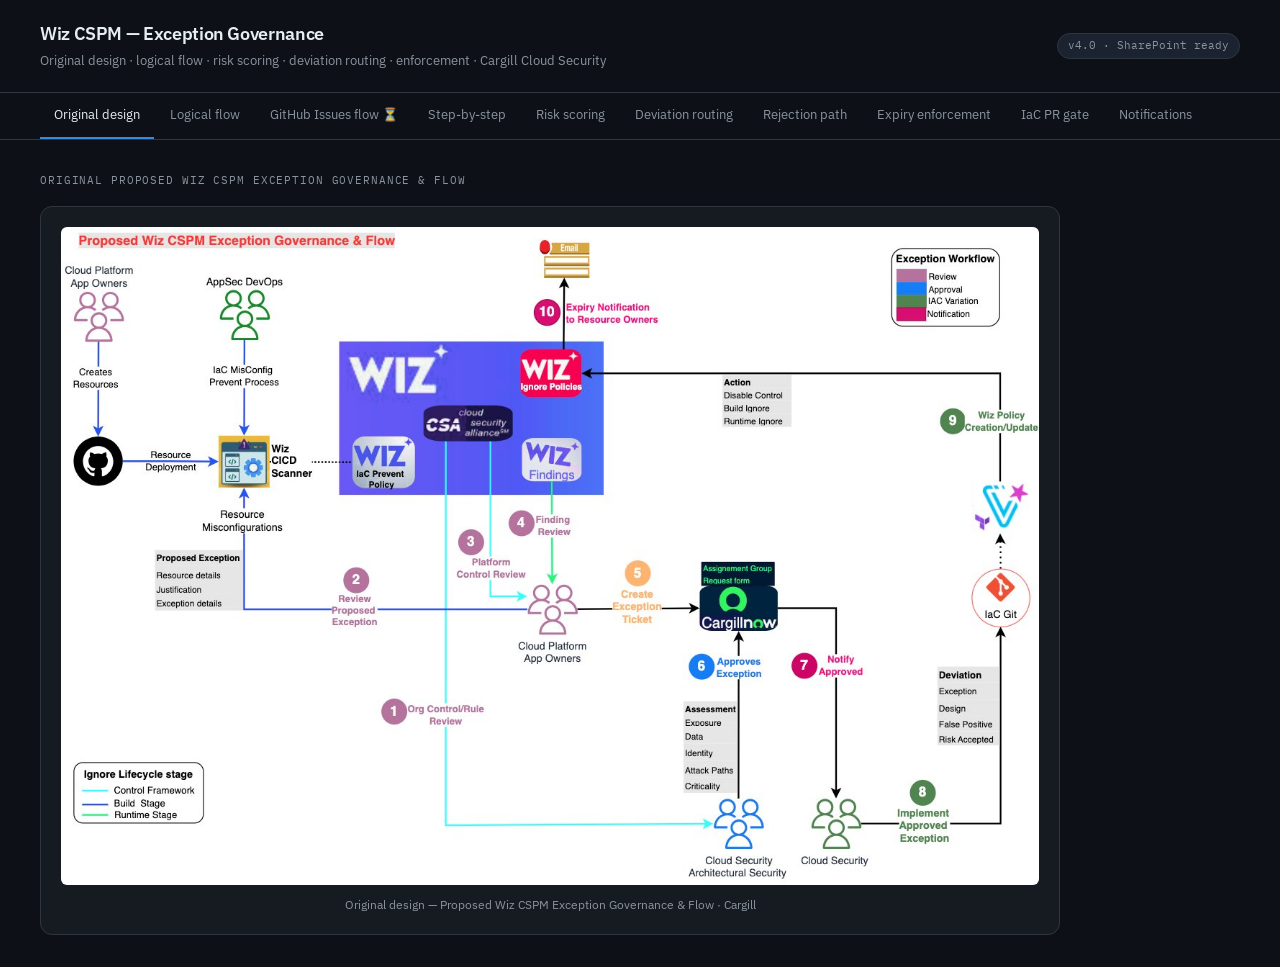
<file: docs/cspm/exceptions/files/wiz-cspm-governance (5).html>
<!DOCTYPE html>
<html lang="en">
<head>
<meta charset="UTF-8">
<meta name="viewport" content="width=device-width, initial-scale=1.0">
<title>Wiz CSPM Exception Governance — Cargill</title>
<link rel="preconnect" href="https://fonts.googleapis.com">
<link href="https://fonts.googleapis.com/css2?family=IBM+Plex+Mono:wght@400;500&family=IBM+Plex+Sans:wght@400;500;600&display=swap" rel="stylesheet">
<style>
:root{--bg:#0d1117;--surface:#161b22;--surface2:#1c2330;--border:#30363d;--text:#e6edf3;--muted:#8b949e;--hint:#484f58;--blue:#378ADD;--blue-l:#B5D4F4;--blue-d:#0C447C;--teal:#1D9E75;--teal-l:#9FE1CB;--teal-d:#085041;--purple:#7F77DD;--purple-l:#CECBF6;--purple-d:#3C3489;--amber:#BA7517;--amber-l:#FAC775;--amber-d:#633806;--green:#639922;--green-l:#C0DD97;--green-d:#27500A;--red:#E24B4A;--red-l:#F7C1C1;--red-d:#791F1F;--gray-l:#D3D1C7;--font:"IBM Plex Sans",sans-serif;--mono:"IBM Plex Mono",monospace;--r:8px;--rl:12px;}
*{box-sizing:border-box;margin:0;padding:0;}
body{font-family:var(--font);background:var(--bg);color:var(--text);line-height:1.6;min-height:100vh;}
.header{border-bottom:1px solid var(--border);padding:20px 40px;display:flex;align-items:center;justify-content:space-between;}
.header h1{font-size:18px;font-weight:600;letter-spacing:-.02em;}
.header p{font-size:13px;color:var(--muted);margin-top:2px;}
.badge{font-family:var(--mono);font-size:11px;padding:3px 10px;border-radius:20px;background:var(--surface2);border:1px solid var(--border);color:var(--muted);}
.tab-radios{display:none;}
.nav{display:flex;gap:2px;padding:0 40px;border-bottom:1px solid var(--border);overflow-x:auto;background:var(--bg);position:sticky;top:0;z-index:10;}
.nav label{padding:12px 14px;font-size:13px;color:var(--muted);cursor:pointer;border-bottom:2px solid transparent;white-space:nowrap;user-select:none;}
.nav label:hover{color:var(--text);}
.panels{padding:32px 40px;max-width:1100px;}
.panel{display:none;}
#t1:checked~.tabs-wrap .nav label[for=t1],#t2:checked~.tabs-wrap .nav label[for=t2],#t3:checked~.tabs-wrap .nav label[for=t3],#t4:checked~.tabs-wrap .nav label[for=t4],#t5:checked~.tabs-wrap .nav label[for=t5],#t6:checked~.tabs-wrap .nav label[for=t6],#t7:checked~.tabs-wrap .nav label[for=t7],#t8:checked~.tabs-wrap .nav label[for=t8],#t9:checked~.tabs-wrap .nav label[for=t9],#t10:checked~.tabs-wrap .nav label[for=t10]{color:var(--text);border-bottom-color:var(--blue);}
#t1:checked~.tabs-wrap .panels #panel-design{display:block;}
#t2:checked~.tabs-wrap .panels #panel-flow{display:block;}
#t3:checked~.tabs-wrap .panels #panel-steps{display:block;}
#t4:checked~.tabs-wrap .panels #panel-risk{display:block;}
#t5:checked~.tabs-wrap .panels #panel-deviation{display:block;}
#t6:checked~.tabs-wrap .panels #panel-rejection{display:block;}
#t7:checked~.tabs-wrap .panels #panel-expiry{display:block;}
#t8:checked~.tabs-wrap .panels #panel-iac{display:block;}
#t9:checked~.tabs-wrap .panels #panel-notifications{display:block;}
#t10:checked~.tabs-wrap .panels #panel-github{display:block;}
.section-label{font-family:var(--mono);font-size:11px;color:var(--muted);text-transform:uppercase;letter-spacing:.08em;margin-bottom:16px;}
.flow-card{background:var(--surface);border:1px solid var(--border);border-radius:var(--rl);padding:24px;margin-bottom:24px;}
.steps{display:flex;flex-direction:column;gap:1px;}
.step{display:flex;gap:16px;padding:14px 16px;background:var(--surface);border:1px solid var(--border);border-radius:var(--r);position:relative;}
.step-conn{position:absolute;left:28px;top:54px;width:2px;height:calc(100% - 40px + 2px);background:var(--border);z-index:0;}
.step.no-conn .step-conn{display:none;}
.num{width:28px;height:28px;border-radius:50%;display:flex;align-items:center;justify-content:center;font-size:12px;font-weight:600;font-family:var(--mono);flex-shrink:0;position:relative;z-index:1;}
.step-body{flex:1;}
.step-title{font-size:13px;font-weight:500;}
.step-desc{font-size:12px;color:var(--muted);margin-top:3px;line-height:1.5;}
.sla{display:inline-flex;align-items:center;gap:4px;font-size:11px;font-family:var(--mono);margin-top:6px;padding:2px 8px;border-radius:10px;background:var(--surface2);border:1px solid var(--border);color:var(--muted);}
.owner-tag{float:right;font-size:11px;padding:1px 8px;border-radius:10px;margin-left:8px;}
.step.approved{border-left:3px solid var(--green);}
.step.rejected{border-left:3px solid var(--red);}
.step.preassess{border-left:3px solid var(--amber);}
.n-blue{background:#0c2340;color:var(--blue-l);}
.n-teal{background:#04201a;color:var(--teal-l);}
.n-purple{background:#1a1840;color:var(--purple-l);}
.n-amber{background:#2a1a04;color:var(--amber-l);}
.n-green{background:#142208;color:var(--green-l);}
.n-red{background:#2d0f0f;color:var(--red-l);}
.n-gray{background:var(--surface2);color:var(--gray-l);}
.t-blue{background:#0c2340;color:var(--blue-l);}
.t-teal{background:#04201a;color:var(--teal-l);}
.t-purple{background:#1a1840;color:var(--purple-l);}
.t-amber{background:#2a1a04;color:var(--amber-l);}
.t-green{background:#142208;color:var(--green-l);}
.t-red{background:#2d0f0f;color:var(--red-l);}
.risk-grid{display:grid;grid-template-columns:1fr 1fr;gap:12px;margin-bottom:16px;}
@media(max-width:600px){.risk-grid{grid-template-columns:1fr;}}
.risk-item{background:var(--surface);border:1px solid var(--border);border-radius:var(--r);padding:12px 14px;}
.risk-label{font-size:12px;color:var(--muted);margin-bottom:6px;font-family:var(--mono);}
.risk-max{font-size:11px;color:var(--hint);margin-top:4px;}
input[type=range]{width:100%;accent-color:var(--purple);cursor:pointer;}
.score-box{background:var(--surface);border:1px solid var(--border);border-radius:var(--rl);padding:20px;text-align:center;margin-bottom:16px;}
.score-num{font-size:48px;font-weight:600;font-family:var(--mono);transition:color .3s;}
.score-bar-wrap{height:6px;border-radius:3px;background:var(--surface2);margin:10px 0 6px;overflow:hidden;}
.score-bar-fill{height:100%;border-radius:3px;transition:width .3s,background .3s;}
.score-ticks{display:flex;justify-content:space-between;font-size:10px;font-family:var(--mono);color:var(--hint);}
.score-verdict{font-size:13px;margin-top:8px;transition:color .3s;}
.thresh-cards{display:grid;grid-template-columns:repeat(3,1fr);gap:8px;}
.thresh-card{background:var(--surface);border:1px solid var(--border);border-radius:var(--r);padding:10px 12px;}
.thresh-card .lbl{font-family:var(--mono);font-size:11px;margin-bottom:4px;}
.thresh-card .dsc{font-size:12px;color:var(--muted);}
.dev-cards{display:flex;flex-direction:column;gap:10px;}
.dev-card{background:var(--surface);border:1px solid var(--border);border-radius:var(--rl);padding:16px;border-left:4px solid;}
.dev-card.fp{border-left-color:var(--red);}
.dev-card.design{border-left-color:var(--blue);}
.dev-card.exception{border-left-color:var(--teal);}
.dev-card.risk{border-left-color:var(--amber);}
.dev-title{font-size:14px;font-weight:500;margin-bottom:4px;}
.dev-subtitle{font-size:12px;color:var(--muted);margin-bottom:10px;}
.approver-row{display:flex;flex-wrap:wrap;gap:6px;margin-bottom:8px;}
.approver{font-size:11px;font-family:var(--mono);padding:2px 8px;border-radius:10px;background:var(--surface2);border:1px solid var(--border);color:var(--muted);}
.timeline{position:relative;padding-left:24px;}
.timeline::before{content:"";position:absolute;left:5px;top:8px;bottom:8px;width:2px;background:var(--border);border-radius:2px;}
.tl-item{position:relative;margin-bottom:20px;}
.tl-dot{position:absolute;left:-23px;top:5px;width:12px;height:12px;border-radius:50%;border:2px solid var(--bg);}
.tl-label{font-size:13px;font-weight:500;}
.tl-sub{font-size:12px;color:var(--muted);margin-top:3px;line-height:1.5;}
.pr-section{background:var(--surface);border:1px solid var(--border);border-radius:var(--rl);padding:16px;margin-bottom:12px;}
.pr-section-title{font-size:13px;font-weight:500;margin-bottom:10px;}
.pr-check{display:flex;align-items:flex-start;gap:8px;font-size:12px;color:var(--muted);margin-bottom:7px;line-height:1.4;}
.check-icon{width:16px;height:16px;border-radius:50%;display:flex;align-items:center;justify-content:center;font-size:10px;flex-shrink:0;margin-top:1px;}
.ci{background:#142208;color:var(--green-l);}
.cr{background:#0c2340;color:var(--blue-l);}
code{font-family:var(--mono);font-size:11px;background:var(--surface2);padding:1px 5px;border-radius:4px;color:var(--muted);}
.notif-row{display:flex;align-items:center;gap:14px;padding:14px 16px;background:var(--surface);border:1px solid var(--border);border-radius:var(--r);margin-bottom:8px;}
.notif-icon{width:36px;height:36px;border-radius:var(--r);display:flex;align-items:center;justify-content:center;font-size:18px;flex-shrink:0;}
.notif-body{flex:1;}
.notif-name{font-size:13px;font-weight:500;}
.notif-desc{font-size:12px;color:var(--muted);margin-top:2px;}
.notif-badge{font-size:11px;font-family:var(--mono);padding:2px 10px;border-radius:10px;white-space:nowrap;}
.nb-pri{background:#142208;color:var(--green-l);border:1px solid #27500a;}
.nb-sec{background:var(--surface2);color:var(--muted);border:1px solid var(--border);}
.nb-new{background:#0c2340;color:var(--blue-l);border:1px solid var(--blue-d);}
.nb-dep{background:#2a1a04;color:var(--amber-l);border:1px solid var(--amber-d);}
.img-frame{background:var(--surface);border:1px solid var(--border);border-radius:var(--rl);padding:20px;}
.img-frame img{max-width:100%;height:auto;border-radius:6px;display:block;}
.img-note{font-size:12px;color:var(--muted);margin-top:10px;text-align:center;}
.path-split{display:grid;grid-template-columns:1fr 1fr;gap:12px;margin:8px 0 4px;}
.path-card{border-radius:var(--r);padding:12px 14px;border:1px solid;}
.path-card.build{background:#0c2340;border-color:#185FA5;}
.path-card.runtime{background:#04201a;border-color:#0F6E56;}
.path-card-title{font-size:12px;font-weight:500;margin-bottom:4px;}
.path-card-desc{font-size:11px;color:var(--muted);line-height:1.4;}
.svgt{font-family:"IBM Plex Sans",sans-serif;font-size:13px;fill:#e6edf3;}
.svgts{font-family:"IBM Plex Sans",sans-serif;font-size:11px;fill:#8b949e;}
.svgth{font-family:"IBM Plex Sans",sans-serif;font-size:13px;font-weight:600;fill:#e6edf3;}
.node-box{stroke-width:0.5;}
.nb-amber{fill:#2a1a04;stroke:#854F0B;}
.nb-blue{fill:#0c2340;stroke:#185FA5;}
.nb-teal{fill:#04201a;stroke:#0F6E56;}
.nb-purple{fill:#1a1840;stroke:#534AB7;}
.nb-gray{fill:#161b22;stroke:#30363d;}
.nb-green{fill:#142208;stroke:#3B6D11;}
.nb-red{fill:#2d0f0f;stroke:#A32D2D;}
.nb-amber .svgth,.nb-amber .svgt{fill:#FAC775;}
.nb-amber .svgts{fill:#BA7517;}
.nb-blue .svgth,.nb-blue .svgt{fill:#B5D4F4;}
.nb-blue .svgts{fill:#378ADD;}
.nb-teal .svgth,.nb-teal .svgt{fill:#9FE1CB;}
.nb-teal .svgts{fill:#1D9E75;}
.nb-purple .svgth,.nb-purple .svgt{fill:#CECBF6;}
.nb-purple .svgts{fill:#7F77DD;}
.nb-gray .svgth,.nb-gray .svgt{fill:#D3D1C7;}
.nb-gray .svgts{fill:#888780;}
.nb-green .svgth,.nb-green .svgt{fill:#C0DD97;}
.nb-green .svgts{fill:#639922;}
.nb-red .svgth,.nb-red .svgt{fill:#F7C1C1;}
.nb-red .svgts{fill:#E24B4A;}
</style>
</head>
<body>
<input class="tab-radios" type="radio" name="tabs" id="t1" checked>
<input class="tab-radios" type="radio" name="tabs" id="t2">
<input class="tab-radios" type="radio" name="tabs" id="t3">
<input class="tab-radios" type="radio" name="tabs" id="t4">
<input class="tab-radios" type="radio" name="tabs" id="t5">
<input class="tab-radios" type="radio" name="tabs" id="t6">
<input class="tab-radios" type="radio" name="tabs" id="t7">
<input class="tab-radios" type="radio" name="tabs" id="t8">
<input class="tab-radios" type="radio" name="tabs" id="t9">
<input class="tab-radios" type="radio" name="tabs" id="t10">
<div class="header">
  <div><h1>Wiz CSPM — Exception Governance</h1><p>Original design &middot; logical flow &middot; risk scoring &middot; deviation routing &middot; enforcement &middot; Cargill Cloud Security</p></div>
  <span class="badge">v4.0 &middot; SharePoint ready</span>
</div>
<div class="tabs-wrap">
  <div class="nav">
    <label for="t1">Original design</label>
    <label for="t2">Logical flow</label>
    <label for="t10">GitHub Issues flow ⏳</label>
    <label for="t3">Step-by-step</label>
    <label for="t4">Risk scoring</label>
    <label for="t5">Deviation routing</label>
    <label for="t6">Rejection path</label>
    <label for="t7">Expiry enforcement</label>
    <label for="t8">IaC PR gate</label>
    <label for="t9">Notifications</label>
  </div>
  <div class="panels">

<!-- TAB 1: ORIGINAL DESIGN -->
<div class="panel" id="panel-design">
  <p class="section-label">Original proposed Wiz CSPM exception governance &amp; flow</p>
  <div class="img-frame">
    <img src="[data-uri]" alt="Proposed Wiz CSPM Exception Governance and Flow diagram">
    <p class="img-note">Original design &mdash; Proposed Wiz CSPM Exception Governance &amp; Flow &middot; Cargill</p>
  </div>
</div>

<!-- TAB 2: LOGICAL FLOW -->
<div class="panel" id="panel-flow">
  <p class="section-label">Logical flow &mdash; enhanced</p>
  <div class="flow-card">
<svg width="100%" viewBox="0 0 700 1080" role="img" xmlns="http://www.w3.org/2000/svg">
<title>Wiz CSPM exception governance enhanced logical flow</title>
<defs><marker id="arr" viewBox="0 0 10 10" refX="8" refY="5" markerWidth="6" markerHeight="6" orient="auto-start-reverse"><path d="M2 1L8 5L2 9" fill="none" stroke="context-stroke" stroke-width="1.5" stroke-linecap="round" stroke-linejoin="round"/></marker></defs>
<rect x="20" y="10" width="660" height="28" rx="6" fill="#161b22" stroke="#30363d" stroke-width="0.5"/>
<circle cx="78" cy="24" r="5" fill="#0c2340" stroke="#185FA5" stroke-width="0.5"/>
<text class="svgts" x="89" y="28">App owner</text>
<circle cx="176" cy="24" r="5" fill="#04201a" stroke="#0F6E56" stroke-width="0.5"/>
<text class="svgts" x="187" y="28">Cloud Security</text>
<circle cx="284" cy="24" r="5" fill="#1a1840" stroke="#534AB7" stroke-width="0.5"/>
<text class="svgts" x="295" y="28">Arch. Security</text>
<line x1="386" y1="24" x2="404" y2="24" stroke="#378ADD" stroke-width="2" stroke-dasharray="4 2"/>
<text class="svgts" x="410" y="28">Build exception</text>
<line x1="504" y1="24" x2="518" y2="24" stroke="#1D9E75" stroke-width="2"/>
<text class="svgts" x="524" y="28">Runtime exc.</text>
<!-- STEP 1: PRE-ASSESSMENT -->
<text class="svgts" x="350" y="58" text-anchor="middle">Step 1 &mdash; one-time framework gate</text>
<g class="node-box nb-amber"><rect x="80" y="64" width="540" height="50" rx="8"/><text class="svgth" x="350" y="83" text-anchor="middle" dominant-baseline="central">CloudSec + Arch. Security &mdash; control / rule review</text><text class="svgts" x="350" y="96" text-anchor="middle" dominant-baseline="central">Confirm all CSPM controls are valid and necessary</text><text class="svgts" x="350" y="110" text-anchor="middle" dominant-baseline="central">Remove inapplicable controls before exceptions begin</text></g>
<line x1="350" y1="114" x2="350" y2="138" stroke="#484f58" stroke-width="1.5" marker-end="url(#arr)"/>
<!-- STEP 2: PLATFORM/APP REVIEW -->
<text class="svgts" x="350" y="152" text-anchor="middle">Step 2 &mdash; sequential, after pre-assessment</text>
<g class="node-box nb-teal"><rect x="80" y="158" width="540" height="62" rx="8"/><text class="svgth" x="350" y="176" text-anchor="middle" dominant-baseline="central">Platform / App team &mdash; control review</text><text class="svgts" x="350" y="192" text-anchor="middle" dominant-baseline="central">Review controls against platform and resource context</text><text class="svgts" x="350" y="207" text-anchor="middle" dominant-baseline="central">Identify non-compliant findings &middot; SLA 2 business days</text></g>
<line x1="350" y1="220" x2="350" y2="244" stroke="#484f58" stroke-width="1.5" marker-end="url(#arr)"/>
<!-- NON-COMPLIANT -->
<g class="node-box nb-red"><rect x="185" y="244" width="330" height="38" rx="8"/><text class="svgth" x="350" y="263" text-anchor="middle" dominant-baseline="central">Non-compliant resource / finding identified</text></g>
<!-- SPLIT -->
<path d="M350 282 L185 282 L185 306" fill="none" stroke="#484f58" stroke-width="1.5" marker-end="url(#arr)"/>
<path d="M350 282 L515 282 L515 306" fill="none" stroke="#484f58" stroke-width="1.5" marker-end="url(#arr)"/>
<text class="svgts" x="230" y="278" text-anchor="middle">Build exception</text>
<text class="svgts" x="468" y="278" text-anchor="middle">Runtime exception</text>
<!-- BUILD -->
<g class="node-box nb-blue"><rect x="50" y="306" width="270" height="50" rx="8"/><text class="svgth" x="185" y="325" text-anchor="middle" dominant-baseline="central">Build exception</text><text class="svgts" x="185" y="341" text-anchor="middle" dominant-baseline="central">Wiz CI/CD scanner &middot; IaC prevent</text><text class="svgts" x="185" y="355" text-anchor="middle" dominant-baseline="central">Violation at build / deploy stage</text></g>
<!-- RUNTIME -->
<g class="node-box nb-teal"><rect x="380" y="306" width="270" height="50" rx="8"/><text class="svgth" x="515" y="325" text-anchor="middle" dominant-baseline="central">Runtime exception</text><text class="svgts" x="515" y="341" text-anchor="middle" dominant-baseline="central">Wiz findings &middot; live resource</text><text class="svgts" x="515" y="355" text-anchor="middle" dominant-baseline="central">Violation in deployed environment</text></g>
<!-- CONVERGE -->
<path d="M185 356 L185 380 L350 380 L350 400" fill="none" stroke="#484f58" stroke-width="1.5" marker-end="url(#arr)"/>
<path d="M515 356 L515 380 L350 380" fill="none" stroke="#484f58" stroke-width="1.5"/>
<text class="svgts" x="350" y="394" text-anchor="middle">converge</text>
<!-- SUBMIT -->
<g class="node-box nb-blue"><rect x="140" y="404" width="420" height="50" rx="8"/><text class="svgth" x="350" y="423" text-anchor="middle" dominant-baseline="central">App owner submits proposed exception</text><text class="svgts" x="350" y="439" text-anchor="middle" dominant-baseline="central">Resource details &middot; justification &middot; deviation type</text><text class="svgts" x="350" y="453" text-anchor="middle" dominant-baseline="central">Exception / Design / False Positive / Risk Accepted</text></g>
<line x1="350" y1="454" x2="350" y2="476" stroke="#484f58" stroke-width="1.5" marker-end="url(#arr)"/>
<!-- PLATFORM CTRL REVIEW -->
<g class="node-box nb-teal"><rect x="140" y="476" width="420" height="40" rx="8"/><text class="svgth" x="350" y="492" text-anchor="middle" dominant-baseline="central">Platform control review &mdash; Cloud Security</text><text class="svgts" x="350" y="508" text-anchor="middle" dominant-baseline="central">Technical validation &middot; SLA 2 business days</text></g>
<line x1="350" y1="516" x2="350" y2="538" stroke="#484f58" stroke-width="1.5" marker-end="url(#arr)"/>
<!-- FINDING REVIEW -->
<g class="node-box nb-purple"><rect x="140" y="538" width="420" height="40" rx="8"/><text class="svgth" x="350" y="554" text-anchor="middle" dominant-baseline="central">Finding review &mdash; Arch. Security</text><text class="svgts" x="350" y="570" text-anchor="middle" dominant-baseline="central">Reviews finding in context &middot; SLA 2 business days</text></g>
<line x1="350" y1="578" x2="350" y2="600" stroke="#484f58" stroke-width="1.5" marker-end="url(#arr)"/>
<!-- TICKET -->
<g class="node-box nb-gray"><rect x="140" y="600" width="420" height="40" rx="8"/><text class="svgth" x="350" y="616" text-anchor="middle" dominant-baseline="central">CargillNow exception ticket created</text><text class="svgts" x="350" y="632" text-anchor="middle" dominant-baseline="central">Deviation type sets approval weight &middot; same day</text></g>
<line x1="350" y1="640" x2="350" y2="662" stroke="#484f58" stroke-width="1.5" marker-end="url(#arr)"/>
<!-- RISK -->
<g class="node-box nb-purple"><rect x="140" y="662" width="420" height="56" rx="8"/><text class="svgth" x="350" y="680" text-anchor="middle" dominant-baseline="central">Risk assessment &mdash; Arch. Security + Cloud Security</text><text class="svgts" x="350" y="696" text-anchor="middle" dominant-baseline="central">Exposure &middot; Data &middot; Identity &middot; Attack paths &middot; Criticality</text><text class="svgts" x="350" y="711" text-anchor="middle" dominant-baseline="central">Score &lt;30 expedited &middot; 30-69 standard &middot; &ge;70 Manager escalation</text></g>
<line x1="350" y1="718" x2="350" y2="740" stroke="#484f58" stroke-width="1.5" marker-end="url(#arr)"/>
<!-- DECISION -->
<polygon points="350,740 398,770 350,800 302,770" fill="#161b22" stroke="#484f58" stroke-width="0.5"/>
<text class="svgt" x="350" y="774" text-anchor="middle" dominant-baseline="central" font-size="12">Approved?</text>
<path d="M398 770 L450 770 L450 812" fill="none" stroke="#639922" stroke-width="1.5" marker-end="url(#arr)"/>
<text class="svgts" x="428" y="764" fill="#639922">Yes</text>
<path d="M302 770 L242 770 L242 812" fill="none" stroke="#E24B4A" stroke-width="1.5" stroke-dasharray="5 3" marker-end="url(#arr)"/>
<text class="svgts" x="256" y="764" fill="#E24B4A">No</text>
<!-- REJECTION -->
<g class="node-box nb-red"><rect x="50" y="812" width="256" height="40" rx="8"/><text class="svgth" x="178" y="828" text-anchor="middle" dominant-baseline="central">Rejection issued</text><text class="svgts" x="178" y="844" text-anchor="middle" dominant-baseline="central">Reason + remediation guidance</text></g>
<line x1="178" y1="852" x2="178" y2="874" stroke="#E24B4A" stroke-width="1.5" stroke-dasharray="5 3" marker-end="url(#arr)"/>
<g class="node-box nb-red"><rect x="50" y="874" width="256" height="62" rx="8"/><text class="svgth" x="178" y="893" text-anchor="middle" dominant-baseline="central">Owner remediation</text><text class="svgts" x="178" y="905" text-anchor="middle" dominant-baseline="central">Fix resource &middot; re-submit</text>
<text class="svgts" x="178" y="919" text-anchor="middle" dominant-baseline="central">or escalate to Manager</text><text class="svgts" x="178" y="923" text-anchor="middle" dominant-baseline="central">SLA 5 business days</text></g>
<path d="M58 899 L32 899 L32 430 L140 430" fill="none" stroke="#E24B4A" stroke-width="1.5" stroke-dasharray="5 3" marker-end="url(#arr)"/>
<text class="svgts" x="38" y="690" fill="#E24B4A" transform="rotate(-90 38 690)">Re-submit</text>
<line x1="178" y1="924" x2="178" y2="946" stroke="#E24B4A" stroke-width="1.5" stroke-dasharray="5 3" marker-end="url(#arr)"/>
<g class="node-box nb-gray"><rect x="50" y="946" width="256" height="40" rx="8"/><text class="svgth" x="178" y="962" text-anchor="middle" dominant-baseline="central">No response &mdash; escalation</text><text class="svgts" x="178" y="978" text-anchor="middle" dominant-baseline="central">Manager notified &middot; non-compliant</text></g>
<!-- APPROVAL -->
<g class="node-box nb-green"><rect x="394" y="812" width="256" height="40" rx="8"/><text class="svgth" x="522" y="828" text-anchor="middle" dominant-baseline="central">Notify approved</text><text class="svgts" x="522" y="844" text-anchor="middle" dominant-baseline="central">ServiceNow primary &middot; email CC</text></g>
<line x1="522" y1="852" x2="522" y2="874" stroke="#639922" stroke-width="1.5" marker-end="url(#arr)"/>
<g class="node-box nb-green"><rect x="394" y="874" width="256" height="40" rx="8"/><text class="svgth" x="522" y="890" text-anchor="middle" dominant-baseline="central">Implement exception</text><text class="svgts" x="522" y="906" text-anchor="middle" dominant-baseline="central">Cloud Security &middot; 2 business days</text></g>
<line x1="522" y1="914" x2="522" y2="936" stroke="#639922" stroke-width="1.5" marker-end="url(#arr)"/>
<g class="node-box nb-teal"><rect x="394" y="936" width="256" height="50" rx="8"/><text class="svgth" x="522" y="955" text-anchor="middle" dominant-baseline="central">Wiz policy / IaC PR gate</text><text class="svgts" x="522" y="971" text-anchor="middle" dominant-baseline="central">PR linked to CargillNow ticket</text><text class="svgts" x="522" y="985" text-anchor="middle" dominant-baseline="central">1 reviewer &middot; Wiz scan must pass</text></g>
<line x1="522" y1="986" x2="522" y2="1008" stroke="#639922" stroke-width="1.5" marker-end="url(#arr)"/>
<g class="node-box nb-amber"><rect x="394" y="1008" width="256" height="50" rx="8"/><text class="svgth" x="522" y="1027" text-anchor="middle" dominant-baseline="central">Expiry enforcement</text><text class="svgts" x="522" y="1043" text-anchor="middle" dominant-baseline="central">T-30 warn &middot; T-7 escalate</text><text class="svgts" x="522" y="1057" text-anchor="middle" dominant-baseline="central">T+0 auto-revoke via ServiceNow</text></g>
</svg>
  </div>
</div>

<!-- TAB 3: STEP BY STEP -->
<div class="panel" id="panel-steps">
  <p class="section-label">All steps with owners and SLAs</p>
  <div class="steps">
    <div class="step preassess"><div class="step-conn"></div><div class="num n-amber">1</div><div class="step-body"><div class="step-title">CloudSec + Arch. Security &mdash; org control / rule review <span class="owner-tag t-amber">Cloud Security + Arch. Security</span></div><div class="step-desc">One-time framework gate. Both teams jointly review all CSPM controls to confirm they are valid, necessary, and appropriate. Controls identified as inapplicable or duplicative are removed from the framework before the exception process begins.</div><span class="sla">&#9201; Periodic review &mdash; not per-exception</span></div></div>
    <div class="step preassess"><div class="step-conn"></div><div class="num n-teal">2</div><div class="step-body"><div class="step-title">Platform / App team &mdash; control review <span class="owner-tag t-teal">Platform / App team</span></div><div class="step-desc">Sequential step after pre-assessment. Platform and app teams review controls against their resource and platform context. Non-compliant resources or findings are identified here, triggering the choice of remediation path.</div><span class="sla">&#9201; SLA: 2 business days</span></div></div>
    <div class="step"><div class="step-conn"></div><div class="num n-red">!</div><div class="step-body"><div class="step-title">Non-compliant resource / finding identified &mdash; choose remediation path</div><div class="step-desc">A violation is confirmed. Select the appropriate approach based on where the violation was detected.</div><div class="path-split"><div class="path-card build"><div class="path-card-title" style="color:var(--blue-l)">Build exception</div><div class="path-card-desc">Caught at IaC / CI/CD build stage via Wiz CI/CD scanner with IaC prevent policy configured in Wiz. Exception applied before resource is deployed.</div></div><div class="path-card runtime"><div class="path-card-title" style="color:var(--teal-l)">Runtime exception</div><div class="path-card-desc">Detected in a deployed or live resource via Wiz findings. Resource is already running &mdash; exception applied to the live environment.</div></div></div></div></div>
    <div class="step"><div class="step-conn"></div><div class="num n-blue">3</div><div class="step-body"><div class="step-title">App owner submits proposed exception <span class="owner-tag t-blue">App owner</span></div><div class="step-desc">Both paths converge here. Owner submits: resource details, business justification, and deviation type &mdash; Exception (time-limited), Design, False Positive, or Risk Accepted.</div><span class="sla">&#9201; Owner has 2 business days to submit after finding</span></div></div>
    <div class="step"><div class="step-conn"></div><div class="num n-teal">4</div><div class="step-body"><div class="step-title">Platform control review <span class="owner-tag t-teal">Cloud Security</span></div><div class="step-desc">Cloud Security validates the technical context of the exception request. Confirms resource details are accurate and the control applies.</div><span class="sla">&#9201; SLA: 2 business days</span></div></div>
    <div class="step"><div class="step-conn"></div><div class="num n-purple">5</div><div class="step-body"><div class="step-title">Finding review <span class="owner-tag t-purple">Arch. Security</span></div><div class="step-desc">Arch. Security reviews the finding or control exception in context of the submitted deviation type. Confirms scope and validates justification before risk scoring.</div><span class="sla">&#9201; SLA: 2 business days</span></div></div>
    <div class="step"><div class="step-conn"></div><div class="num n-gray">6</div><div class="step-body"><div class="step-title">CargillNow exception ticket created <span class="owner-tag n-gray">System</span></div><div class="step-desc">Exception ticket opened in CargillNow / ServiceNow. Deviation type recorded and routes to the appropriate approval workflow and weight.</div><span class="sla">&#9201; Same day as step 5 completion</span></div></div>
    <div class="step"><div class="step-conn"></div><div class="num n-purple">7</div><div class="step-body"><div class="step-title">Risk assessment <span class="owner-tag t-purple">Arch. Security + Cloud Security</span></div><div class="step-desc">Both teams jointly score five dimensions: Exposure (0&ndash;25), Data sensitivity (0&ndash;25), Identity blast radius (0&ndash;20), Attack path length (0&ndash;15), Criticality (0&ndash;15). Score gates the approval path.</div><span class="sla">&#9201; SLA: 3 business days</span></div></div>
    <div class="step approved"><div class="step-conn"></div><div class="num n-green">8a</div><div class="step-body"><div class="step-title">Approved &rarr; notify + implement <span class="owner-tag t-green">Cloud Security</span></div><div class="step-desc">ServiceNow auto-notifies owner (1 hr). Cloud Security implements via Wiz ignore policy or IaC PR gate &mdash; 1 reviewer, Wiz scan must pass, linked to CargillNow ticket, expiry date set in IaC metadata.</div><span class="sla">&#9201; Notify: 1 hr automated &middot; Implement: 2 business days</span></div></div>
    <div class="step approved no-conn"><div class="num n-green">9</div><div class="step-body"><div class="step-title">Expiry enforcement <span class="owner-tag t-amber">ServiceNow automated</span></div><div class="step-desc">T-30 warning to owner. T-7 manager escalation if no action. T+0 Wiz ignore policy auto-revoked, resource re-enters findings queue, ticket closed as expired.</div><span class="sla">&#9201; Fully automated</span></div></div>
    <div class="step rejected no-conn"><div class="num n-red">8b</div><div class="step-body"><div class="step-title">Rejected &rarr; remediation loop <span class="owner-tag t-red">Cloud Security / Arch. Security</span></div><div class="step-desc">Rejection recorded with reason code. Owner options: fix resource, re-submit with stronger justification, or escalate to Manager. No response by day 5 triggers manager auto-notification and non-compliant flag in Wiz.</div><span class="sla">&#9201; Owner SLA: 5 business days</span></div></div>
  </div>
</div>

<!-- TAB 4: RISK SCORING -->
<div class="panel" id="panel-risk">
  <p class="section-label">Interactive risk score calculator</p>
  <div class="risk-grid">
    <div class="risk-item"><div class="risk-label">Exposure (max 25)</div><input type="range" min="0" max="25" value="15" oninput="calcRisk()"><div class="risk-max">0 = internal only &middot; 25 = internet-facing</div></div>
    <div class="risk-item"><div class="risk-label">Data sensitivity (max 25)</div><input type="range" min="0" max="25" value="10" oninput="calcRisk()"><div class="risk-max">0 = public data &middot; 25 = PII / regulated</div></div>
    <div class="risk-item"><div class="risk-label">Identity blast radius (max 20)</div><input type="range" min="0" max="20" value="10" oninput="calcRisk()"><div class="risk-max">0 = single user &middot; 20 = admin / org-wide</div></div>
    <div class="risk-item"><div class="risk-label">Attack path length (max 15)</div><input type="range" min="0" max="15" value="5" oninput="calcRisk()"><div class="risk-max">0 = no exploitable path &middot; 15 = direct</div></div>
  </div>
  <div class="risk-item" style="margin-bottom:16px"><div class="risk-label">Criticality &mdash; business impact (max 15)</div><input type="range" min="0" max="15" value="8" oninput="calcRisk()" style="width:100%"><div class="risk-max">0 = non-critical &middot; 15 = tier-1 production</div></div>
  <div class="score-box">
    <div class="score-num" id="score-num" style="color:#378ADD">48</div>
    <div class="score-bar-wrap"><div class="score-bar-fill" id="score-fill" style="width:48%;background:#378ADD"></div></div>
    <div class="score-ticks"><span>0</span><span style="color:#639922">30 &mdash; expedited</span><span style="color:#E24B4A">70 &mdash; Manager</span><span>100</span></div>
    <div class="score-verdict" id="score-verdict" style="color:#8b949e">Standard approval &mdash; Arch. Security + Cloud Security &middot; SLA 3 business days</div>
  </div>
  <div class="thresh-cards">
    <div class="thresh-card"><div class="lbl" style="color:#639922">Score 0&ndash;29</div><div class="dsc">Expedited &middot; 1 approver &middot; 1 business day</div></div>
    <div class="thresh-card"><div class="lbl" style="color:#378ADD">Score 30&ndash;69</div><div class="dsc">Standard &middot; Arch. Security + Cloud Security &middot; 3 days</div></div>
    <div class="thresh-card"><div class="lbl" style="color:#E24B4A">Score 70&ndash;100</div><div class="dsc">Manager escalation required &middot; 10 days</div></div>
  </div>
</div>

<!-- TAB 5: DEVIATION ROUTING -->
<div class="panel" id="panel-deviation">
  <p class="section-label">Deviation type &mdash; approval routing</p>
  <div class="dev-cards">
    <div class="dev-card fp"><div class="dev-title" style="color:#F7C1C1">False Positive</div><div class="dev-subtitle">Lightweight path &mdash; control flagged something that is not a real risk. Technical validation only, no risk committee needed.</div><div class="approver-row"><span class="approver">Platform engineer (confirms FP)</span><span class="approver">Cloud Security sign-off</span></div><span class="sla">&#9201; Total SLA: 2 business days</span></div>
    <div class="dev-card design"><div class="dev-title" style="color:#B5D4F4">Design exception</div><div class="dev-subtitle">Architectural review required &mdash; control conflicts with an intentional design pattern. May recur across resources so the pattern is assessed holistically.</div><div class="approver-row"><span class="approver">Platform control review</span><span class="approver">Arch. Security</span><span class="approver">App owner sign-off</span></div><span class="sla">&#9201; Total SLA: 5 business days</span></div>
    <div class="dev-card exception"><div class="dev-title" style="color:#9FE1CB">Exception (time-limited)</div><div class="dev-subtitle">Standard path with mandatory expiry. Temporary deviation acceptable with justification. Renewal requires full re-justification &mdash; not auto-renewed. Max 90 days.</div><div class="approver-row"><span class="approver">Platform control review</span><span class="approver">Arch. Security</span><span class="approver">Risk score gate</span></div><span class="sla">&#9201; Total SLA: 5 business days &middot; Max: 90 days</span></div>
    <div class="dev-card risk"><div class="dev-title" style="color:#FAC775">Risk Accepted</div><div class="dev-subtitle">Heaviest path &mdash; permanent or long-term acceptance of known risk. Requires Manager sign-off and mandatory annual review. Score &ge;70 escalates to Manager regardless.</div><div class="approver-row"><span class="approver">Platform control review</span><span class="approver">Arch. Security</span><span class="approver">Risk score gate</span><span class="approver" style="color:#FAC775;border-color:#633806">Manager sign-off</span><span class="approver">Annual review</span></div><span class="sla">&#9201; Total SLA: 10 business days &middot; Annual renewal</span></div>
  </div>
</div>

<!-- TAB 6: REJECTION PATH -->
<div class="panel" id="panel-rejection">
  <p class="section-label">Rejection and remediation flow</p>
  <div class="steps">
    <div class="step rejected"><div class="step-conn"></div><div class="num n-red">R0</div><div class="step-body"><div class="step-title">Approval denied <span class="owner-tag t-purple">Arch. Security / Cloud Security</span></div><div class="step-desc">Risk assessment results in denial. Recorded in CargillNow with team, risk score, and specific reason.</div><span class="sla">&#9201; Automated within 1 hour</span></div></div>
    <div class="step rejected"><div class="step-conn"></div><div class="num n-red">R1</div><div class="step-body"><div class="step-title">Rejection issued with guidance <span class="owner-tag t-teal">Cloud Security</span></div><div class="step-desc">CargillNow updated with reason code, control violated, and three options: (1) fix the misconfiguration, (2) re-submit with stronger justification, (3) escalate to Manager for risk acceptance.</div><span class="sla">&#9201; Owner must respond within 5 business days</span></div></div>
    <div class="step rejected"><div class="step-conn"></div><div class="num n-red">R2</div><div class="step-body"><div class="step-title">Owner response <span class="owner-tag t-blue">App owner</span></div><div class="step-desc">Fix: Wiz scanner auto-validates. Re-submit: re-enters flow at step 3 with rejection history pre-populated. Escalate: Manager review added to standard risk path.</div><span class="sla">&#9201; Deadline: day 5</span></div></div>
    <div class="step rejected no-conn"><div class="num n-gray">R3</div><div class="step-body"><div class="step-title">No response &mdash; escalation <span class="owner-tag n-gray">Automated</span></div><div class="step-desc">Manager added to ticket. Resource tagged non-compliant in Wiz. Finding escalated to Manager dashboard. Stays non-compliant until resolved.</div><span class="sla">&#9201; Auto-triggered at day 5</span></div></div>
  </div>
</div>

<!-- TAB 7: EXPIRY ENFORCEMENT -->
<div class="panel" id="panel-expiry">
  <p class="section-label">Auto-expiry lifecycle &mdash; ServiceNow managed</p>
  <div class="timeline">
    <div class="tl-item"><div class="tl-dot" style="background:#639922"></div><div class="tl-label">Day 0 &mdash; exception approved and implemented</div><div class="tl-sub">Expiry date set in CargillNow. Wiz ignore policy applied with expiry metadata. ServiceNow auto-task created &mdash; no manual reminders needed.</div></div>
    <div class="tl-item"><div class="tl-dot" style="background:#BA7517"></div><div class="tl-label">T-30 days &mdash; first warning</div><div class="tl-sub">ServiceNow notifies resource owner and app owner. Owner prompted to initiate renewal (re-enters flow at step 3) or close if no longer needed.</div></div>
    <div class="tl-item"><div class="tl-dot" style="background:#E24B4A"></div><div class="tl-label">T-7 days &mdash; escalation if no renewal action</div><div class="tl-sub">Manager auto-added to CargillNow ticket. Email sent as secondary. Exception flagged on Manager dashboard as "expiring &mdash; no action."</div></div>
    <div class="tl-item"><div class="tl-dot" style="background:#A32D2D"></div><div class="tl-label">T+0 &mdash; auto-revocation</div><div class="tl-sub">Wiz ignore policy automatically removed. Resource re-enters findings queue. Ticket closed as "expired &mdash; not renewed." IaC metadata expiry hook triggers removal.</div></div>
    <div class="tl-item"><div class="tl-dot" style="background:#378ADD"></div><div class="tl-label">Renewal path (any time before T+0)</div><div class="tl-sub">Owner triggers renewal from CargillNow. Re-enters workflow at step 3 with prior history pre-populated. Risk score re-evaluated.</div></div>
  </div>
</div>

<!-- TAB 8: IAC PR GATE -->
<div class="panel" id="panel-iac">
  <p class="section-label">Formal IaC PR / merge gate</p>
  <div class="pr-section"><div class="pr-section-title">PR creation</div>
    <div class="pr-check"><div class="check-icon cr">&rarr;</div>PR opened by Cloud Security, title includes CargillNow ticket ID</div>
    <div class="pr-check"><div class="check-icon cr">&rarr;</div>Branch naming: <code>exception/CNOW-{ticket-id}-{deviation-type}</code></div>
    <div class="pr-check"><div class="check-icon cr">&rarr;</div>PR description auto-includes: deviation type, risk score, approver names, expiry date</div>
    <div class="pr-check"><div class="check-icon cr">&rarr;</div>Replaces informal dotted-line between IaC Git and Wiz CI/CD scanner &mdash; all changes go through this gate</div>
  </div>
  <div class="pr-section"><div class="pr-section-title">Required checks before merge</div>
    <div class="pr-check"><div class="check-icon ci">&#10003;</div>Wiz CI/CD scanner must pass on PR diff &mdash; no new violations introduced</div>
    <div class="pr-check"><div class="check-icon ci">&#10003;</div>Minimum 1 reviewer approved (Cloud Security or Arch. Security)</div>
    <div class="pr-check"><div class="check-icon ci">&#10003;</div>CargillNow ticket status = "Approved" &mdash; verified by CI pipeline via API</div>
    <div class="pr-check"><div class="check-icon ci">&#10003;</div>Expiry date present in IaC metadata &mdash; pre-merge hook blocks if missing</div>
  </div>
  <div class="pr-section"><div class="pr-section-title">Audit trail</div>
    <div class="pr-check"><div class="check-icon ci">&#10003;</div>Merge commit SHA written back to CargillNow ticket</div>
    <div class="pr-check"><div class="check-icon ci">&#10003;</div>All reviewer comments and timestamps retained in Git history</div>
    <div class="pr-check"><div class="check-icon ci">&#10003;</div>Wiz scanner result artifact attached to PR for compliance evidence</div>
    <div class="pr-check"><div class="check-icon ci">&#10003;</div>Auto-revocation hook at T+0 reads IaC metadata and triggers removal PR</div>
  </div>
</div>

<!-- TAB 9: NOTIFICATIONS -->
<div class="panel" id="panel-notifications">
  <p class="section-label">Notification channels &mdash; ServiceNow as single source of truth</p>
  <div class="notif-row"><div class="notif-icon" style="background:#142208">&#127915;</div><div class="notif-body"><div class="notif-name">CargillNow / ServiceNow</div><div class="notif-desc">All exception lifecycle events &mdash; created, approved, rejected, expiring, expired, renewed. Audit log, SLA tracking, and renewal triggers. System of record.</div></div><span class="notif-badge nb-pri">Primary</span></div>
  <div class="notif-row"><div class="notif-icon" style="background:#0c2340">&#128172;</div><div class="notif-body"><div class="notif-name">Teams / Slack (ServiceNow webhook)</div><div class="notif-desc">Key events pushed to Cloud Security and app owner channels. Rejection and T-7 expiry warnings get @mentions. Outbound webhook &mdash; no manual steps.</div></div><span class="notif-badge nb-sec">Secondary</span></div>
  <div class="notif-row"><div class="notif-icon" style="background:#2a1a04">&#128231;</div><div class="notif-body"><div class="notif-name">Email</div><div class="notif-desc">CC / backup only via ServiceNow email action. Not the system of record. No manual email steps anywhere in the process.</div></div><span class="notif-badge nb-dep">Demoted</span></div>
  <div class="notif-row"><div class="notif-icon" style="background:#1a1840">&#128202;</div><div class="notif-body"><div class="notif-name">Manager dashboard</div><div class="notif-desc">Real-time view of all open exceptions by risk score, deviation type, days-to-expiry, and team. Auto-populated from ServiceNow + Wiz API.</div></div><span class="notif-badge nb-new">New</span></div>
</div>

<!-- TAB 10: GITHUB ISSUES FLOW (TEMPORARY) -->
<div class="panel" id="panel-github">
  <p class="section-label">GitHub Issues flow &mdash; current temporary intake</p>
  <div class="flow-card" style="border-color:var(--amber);border-left:4px solid var(--amber);margin-bottom:16px;">
    <div style="display:flex;align-items:center;gap:10px;margin-bottom:6px;">
      <span style="font-size:16px;">⏳</span>
      <span style="font-size:13px;font-weight:500;color:var(--amber-l);">Temporary process &mdash; GitHub Issues intake</span>
    </div>
    <div style="font-size:12px;color:var(--muted);line-height:1.6;">This flow uses <a href="https://git.cglcloud.com/CloudSecurity/cs-team-collaborations/issues" style="color:var(--blue-l);">GitHub Issues</a> as the intake mechanism instead of CargillNow. All approval, implementation, risk scoring, and expiry steps are identical to the future-state flow. Once CargillNow is ready, submission and notifications move there &mdash; everything else stays the same.</div>
  </div>

  <div class="steps">

    <div class="step preassess">
      <div class="step-conn"></div>
      <div class="num n-amber">1</div>
      <div class="step-body">
        <div class="step-title">Framework pre-assessment <span class="owner-tag t-amber">Cloud Security + Arch. Security</span></div>
        <div class="step-desc">One-time gate. Both teams jointly review all CSPM controls to confirm they are valid and necessary. Controls identified as inapplicable are removed before the exception process begins.</div>
        <span class="sla">⏱ Periodic &mdash; not per exception</span>
      </div>
    </div>

    <div class="step">
      <div class="step-conn"></div>
      <div class="num n-blue">2</div>
      <div class="step-body">
        <div class="step-title">Finding identified <span class="owner-tag t-blue">Platform / App team</span></div>
        <div class="step-desc">Platform and app teams review controls against their resource context. Non-compliant findings are identified &mdash; either at build stage (Wiz CI/CD scanner) or runtime (Wiz findings). Both paths converge at step 3.</div>
        <div style="display:grid;grid-template-columns:1fr 1fr;gap:8px;margin-top:8px;">
          <div class="path-card build"><div class="path-card-title" style="color:#B5D4F4;">Build exception</div><div class="path-card-desc">Caught at IaC / CI-CD stage before resource is deployed. Lower urgency.</div></div>
          <div class="path-card runtime"><div class="path-card-title" style="color:#9FE1CB;">Runtime exception</div><div class="path-card-desc">Detected in a live, deployed resource via Wiz findings. Higher urgency.</div></div>
        </div>
        <span class="sla">⏱ SLA: 2 business days to identify and classify</span>
      </div>
    </div>

    <div class="step" style="border-left:3px solid var(--amber);">
      <div class="step-conn"></div>
      <div class="num n-amber">3</div>
      <div class="step-body">
        <div class="step-title">Submit via GitHub Issue ⏳ <span class="owner-tag t-amber">App owner</span></div>
        <div class="step-desc">App owner creates a GitHub Issue at <a href="https://git.cglcloud.com/CloudSecurity/cs-team-collaborations/issues" style="color:var(--blue-l);font-size:12px;">cs-team-collaborations/issues</a> with all required fields: resource details, AWS account, Wiz rule ID and UUID, deviation type, business justification, risk description, compensating controls, requested expiry date, and ITSM ticket reference (e.g. ADC-123). Exception Terraform code is auto-generated from the issue on approval.</div>
        <span class="sla">⏱ Owner has 2 business days to submit after finding</span>
      </div>
    </div>

    <div class="step">
      <div class="step-conn"></div>
      <div class="num n-teal">4</div>
      <div class="step-body">
        <div class="step-title">Platform control review <span class="owner-tag t-teal">Cloud Security</span></div>
        <div class="step-desc">Cloud Security validates the technical context of the exception request. Confirms resource details are accurate and the control applies as stated.</div>
        <span class="sla">⏱ SLA: 2 business days</span>
      </div>
    </div>

    <div class="step">
      <div class="step-conn"></div>
      <div class="num n-purple">5</div>
      <div class="step-body">
        <div class="step-title">Finding review <span class="owner-tag t-purple">Arch. Security</span></div>
        <div class="step-desc">Arch. Security reviews the finding in context of the submitted deviation type. Validates justification and scope before risk scoring.</div>
        <span class="sla">⏱ SLA: 2 business days</span>
      </div>
    </div>

    <div class="step">
      <div class="step-conn"></div>
      <div class="num n-purple">6</div>
      <div class="step-body">
        <div class="step-title">Risk assessment <span class="owner-tag t-purple">Arch. Security + Cloud Security</span></div>
        <div class="step-desc">Both teams jointly score five dimensions: Exposure (0–25), Data sensitivity (0–25), Identity blast radius (0–20), Attack path length (0–15), Criticality (0–15). Score gates the approval path: 0–29 expedited · 30–69 standard · ≥70 Manager escalation.</div>
        <span class="sla">⏱ SLA: 3 business days</span>
      </div>
    </div>

    <div class="step approved">
      <div class="step-conn"></div>
      <div class="num n-green">7a</div>
      <div class="step-body">
        <div class="step-title">Approved &mdash; notify + implement <span class="owner-tag t-teal">Cloud Security</span></div>
        <div class="step-desc">Approval comment added to the GitHub Issue. Cloud Security implements via Wiz ignore policy or IaC PR gate. Branch naming: <code>exception/GH-{issue-id}-{deviation-type}</code>. PR linked to GitHub Issue. Wiz CI/CD scan must pass. Minimum 1 reviewer. Expiry date set in IaC metadata.</div>
        <span class="sla">⏱ Notification: same day &middot; Implementation: 2 business days</span>
      </div>
    </div>

    <div class="step" style="border-left:3px solid var(--amber);">
      <div class="step-conn"></div>
      <div class="num n-amber">8</div>
      <div class="step-body">
        <div class="step-title">Expiry enforcement ⏳ <span class="owner-tag t-amber">Vela pipeline + email</span></div>
        <div class="step-desc">T-30: email notification to resource owner and app owner. Owner prompted to initiate renewal or close if no longer needed.<br>T-7: manager auto-notified via email if no renewal action taken. Exception flagged as "expiring — no action."<br>T+0: Wiz ignore policy automatically removed via Vela pipeline. Resource re-enters findings queue. GitHub Issue updated as expired.</div>
        <span class="sla">⏱ Fully automated via Vela pipeline</span>
      </div>
    </div>

    <div class="step rejected no-conn">
      <div class="num n-red">7b</div>
      <div class="step-body">
        <div class="step-title">Rejected &mdash; remediation loop <span class="owner-tag t-red">Cloud Security / Arch. Security</span></div>
        <div class="step-desc">Rejection comment added to the GitHub Issue with reason and three options: (1) fix the misconfiguration and close, (2) resubmit with stronger justification — re-enters flow at step 3, (3) escalate to Manager for risk acceptance review.<br><br>No response within 5 business days: Manager auto-notified via email. Resource flagged as non-compliant in Wiz until resolved.</div>
        <span class="sla">⏱ Owner SLA: 5 business days to respond</span>
      </div>
    </div>

  </div>

  <div style="margin-top:24px;">
    <p class="section-label">Notifications &mdash; GitHub Issues (temporary)</p>
    <div class="notif-row" style="border-color:var(--amber);border-left:3px solid var(--amber);">
      <div class="notif-icon" style="background:#1a1a1a;font-size:20px;">⚙</div>
      <div class="notif-body"><div class="notif-name">GitHub Issues ⏳</div><div class="notif-desc">All submission, review, approval, rejection, and status update records are maintained in GitHub Issue comments. System of record for the temporary process. Located at <a href="https://git.cglcloud.com/CloudSecurity/cs-team-collaborations/issues" style="color:var(--blue-l);">cs-team-collaborations/issues</a>.</div></div>
      <span class="notif-badge" style="background:#2a1a04;color:var(--amber-l);border:1px solid var(--amber);">Primary ⏳</span>
    </div>
    <div class="notif-row">
      <div class="notif-icon" style="background:#2a1a04;">&#128231;</div>
      <div class="notif-body"><div class="notif-name">Email</div><div class="notif-desc">Primary notification channel alongside GitHub. Approval, rejection, T-30 and T-7 expiry warnings, and manager escalations all sent via email.</div></div>
      <span class="notif-badge nb-pri">Primary</span>
    </div>
    <div class="notif-row" style="opacity:0.5;">
      <div class="notif-icon" style="background:#161b22;">&#127915;</div>
      <div class="notif-body"><div class="notif-name">CargillNow / ServiceNow</div><div class="notif-desc">Not yet available. Will replace GitHub Issues as the system of record once ready.</div></div>
      <span class="notif-badge nb-dep">Future state</span>
    </div>
  </div>

  <div style="margin-top:20px;">
    <p class="section-label">IaC PR gate &mdash; GitHub Issues (temporary)</p>
    <div class="pr-section">
      <div class="pr-section-title">PR creation</div>
      <div class="pr-check"><div class="check-icon cr">&rarr;</div>PR opened by Cloud Security, title includes GitHub Issue number</div>
      <div class="pr-check"><div class="check-icon cr">&rarr;</div>Branch naming: <code>exception/GH-{issue-id}-{deviation-type}</code></div>
      <div class="pr-check"><div class="check-icon cr">&rarr;</div>PR description auto-includes: deviation type, risk score, approver names, expiry date</div>
      <div class="pr-check"><div class="check-icon cr">&rarr;</div>PR linked to GitHub Issue number for full audit trail</div>
    </div>
    <div class="pr-section">
      <div class="pr-section-title">Required checks before merge</div>
      <div class="pr-check"><div class="check-icon ci">&#10003;</div>Wiz CI/CD scanner must pass on PR diff &mdash; no new violations introduced</div>
      <div class="pr-check"><div class="check-icon ci">&#10003;</div>Minimum 1 reviewer approved (Cloud Security or Arch. Security)</div>
      <div class="pr-check"><div class="check-icon ci">&#10003;</div>GitHub Issue status = "Approved" label present &mdash; verified before merge</div>
      <div class="pr-check"><div class="check-icon ci">&#10003;</div>Expiry date present in IaC metadata &mdash; pre-merge hook blocks if missing</div>
    </div>
    <div class="pr-section">
      <div class="pr-section-title">Audit trail</div>
      <div class="pr-check"><div class="check-icon ci">&#10003;</div>Merge commit SHA commented back on the GitHub Issue</div>
      <div class="pr-check"><div class="check-icon ci">&#10003;</div>All reviewer comments and timestamps retained in Git history</div>
      <div class="pr-check"><div class="check-icon ci">&#10003;</div>Wiz scanner result artifact attached to PR for compliance evidence</div>
      <div class="pr-check"><div class="check-icon ci">&#10003;</div>Auto-revocation hook at T+0 reads IaC metadata and triggers removal PR</div>
    </div>
  </div>
</div>

  </div></div>
<script>
function calcRisk(){var s=document.querySelectorAll("input[type=range]"),t=0;s.forEach(function(r){t+=parseInt(r.value)});document.getElementById("score-num").textContent=t;document.getElementById("score-fill").style.width=t+"%";var c,v;if(t<30){c="#639922";v="Expedited approval eligible — 1 approver · SLA 1 business day";}else if(t<70){c="#378ADD";v="Standard approval — Arch. Security + Cloud Security · SLA 3 business days";}else{c="#E24B4A";v="High risk — Manager escalation required · SLA 10 days";}document.getElementById("score-num").style.color=c;document.getElementById("score-fill").style.background=c;var vd=document.getElementById("score-verdict");vd.textContent=v;vd.style.color=c;}
</script>
</body>
</html>
</file>
<file: assets/stylesheets/extra.css>
:root {
  --cs-dark:#3D2008;--cs-mid:#5C3317;--cs-soft:#8B5A2B;--cs-gold:#C49A6C;
  --cs-cream:#FBF5EC;--cs-sand:#EDE0CC;--cs-border:#D4B896;
  --md-primary-fg-color:#5C3317;--md-primary-fg-color--light:#8B5A2B;
  --md-primary-fg-color--dark:#3D2008;--md-accent-fg-color:#8B5A2B;
  --md-typeset-a-color:#8B5A2B;
}
[data-md-color-scheme="slate"] {
  --md-primary-fg-color:#8B5A2B;--md-primary-fg-color--light:#C49A6C;
  --md-primary-fg-color--dark:#5C3317;--md-accent-fg-color:#C49A6C;
  --md-typeset-a-color:#C49A6C;
}
.md-header{background:#5C3317!important;}
.md-tabs{background:#3D2008!important;}
.md-footer{background:#3D2008!important;}
.md-header__title{font-weight:500;letter-spacing:-.01em;}
.md-nav__link{color:#7A5230;font-size:.8rem;}
.md-nav__link:hover{color:#5C3317;}
.md-nav__title{color:#C49A6C;font-size:.65rem;letter-spacing:.08em;}
.md-nav__item--active>.md-nav__link{background:#8B5A2B;color:#fff!important;border-radius:0 20px 20px 0;margin-right:8px;padding-left:12px;font-weight:500;}
[data-md-color-scheme="slate"] .md-nav__item--active>.md-nav__link{background:#5C3317;color:#E8C99A!important;}
[data-md-color-scheme="slate"] .md-nav__link{color:#C49A6C;}
.md-typeset h1{font-size:1.5rem;font-weight:500;letter-spacing:-.02em;color:#3D2008;border-bottom:.5px solid #D4B896;padding-bottom:.4rem;}
.md-typeset h2{font-size:1.05rem;font-weight:500;color:#3D2008;margin-top:1.8rem;}
.md-typeset h3{font-size:.9rem;font-weight:500;color:#8B5A2B;}
[data-md-color-scheme="slate"] .md-typeset h1,[data-md-color-scheme="slate"] .md-typeset h2{color:#F5EDD6;}
[data-md-color-scheme="slate"] .md-typeset h3{color:#C49A6C;}
.md-typeset table:not([class]){font-size:.8rem;border-radius:8px;overflow:hidden;border:.5px solid #D4B896;}
.md-typeset table:not([class]) th{background:#5C3317;color:#F5EDD6;font-weight:500;font-size:.7rem;letter-spacing:.04em;text-transform:uppercase;}
.md-typeset table:not([class]) td{color:#3D2008;}
.md-typeset table:not([class]) tr:nth-child(even) td{background:#FBF5EC;}
[data-md-color-scheme="slate"] .md-typeset table:not([class]) th{background:#3D2008;}
[data-md-color-scheme="slate"] .md-typeset table:not([class]) td{color:#E8C99A;}
[data-md-color-scheme="slate"] .md-typeset table:not([class]) tr:nth-child(even) td{background:rgba(255,255,255,.04);}
.md-typeset .admonition{border-left-color:#8B5A2B;border-radius:0 8px 8px 0;}
.md-typeset .admonition.tip{border-left-color:#1D9E75;}
.md-typeset .admonition.warning{border-left-color:#BA7517;}
.md-typeset .admonition.danger{border-left-color:#E24B4A;}
.md-typeset code{background:#EDE0CC;color:#5C3317;border-radius:4px;font-size:.82em;padding:1px 5px;}
[data-md-color-scheme="slate"] .md-typeset code{background:#3D2008;color:#E8C99A;}
iframe{width:100%;border:.5px solid #D4B896;border-radius:8px;display:block;margin:1rem 0;}

/* Hero */
.cs-hero{background:#5C3317;border-radius:10px;padding:28px 26px 24px;margin-bottom:1.5rem;}
.cs-hero-eyebrow{font-size:.68rem;font-weight:500;letter-spacing:.1em;text-transform:uppercase;color:#C49A6C;margin-bottom:8px;}
.cs-hero h1{font-size:1.65rem!important;font-weight:500;color:#F5EDD6!important;border:none!important;padding:0!important;margin:0 0 8px!important;letter-spacing:-.02em;line-height:1.2;}
.cs-hero-sub{font-size:.82rem;color:#C49A6C;line-height:1.7;max-width:560px;margin-bottom:20px;}
.cs-hero-pills{display:flex;flex-wrap:wrap;gap:6px;}
.cs-pill{font-size:.68rem;font-weight:500;padding:3px 10px;border-radius:20px;background:rgba(196,154,108,.18);color:#E8C99A;}

/* Page header */
.cs-page-header{background:#5C3317;border-radius:10px;padding:20px 22px;margin-bottom:1.5rem;}
.cs-page-header .eyebrow{font-size:.68rem;font-weight:500;letter-spacing:.08em;text-transform:uppercase;color:#C49A6C;margin-bottom:6px;}
.cs-page-header h1{font-size:1.4rem!important;font-weight:500;color:#F5EDD6!important;border:none!important;padding:0!important;margin:0 0 4px!important;letter-spacing:-.01em;}
.cs-page-header .sub{font-size:.8rem;color:#C49A6C;line-height:1.6;}

/* Stat grid */
.cs-stat-grid{display:grid;grid-template-columns:repeat(auto-fit,minmax(100px,1fr));gap:10px;margin:1rem 0;}
.cs-stat{background:#FBF5EC;border:.5px solid #D4B896;border-radius:8px;padding:10px 12px;}
.cs-stat .num{font-size:1.35rem;font-weight:500;font-family:var(--md-code-font);line-height:1.2;}
.cs-stat .lbl{font-size:.68rem;color:#C49A6C;margin-top:2px;}
.cs-stat.green .num{color:#1D9E75;}
.cs-stat.amber .num{color:#BA7517;}
.cs-stat.red .num{color:#E24B4A;}
.cs-stat.blue .num{color:#8B5A2B;}
[data-md-color-scheme="slate"] .cs-stat{background:rgba(255,255,255,.04);border-color:#5C3317;}

/* Section label */
.cs-label{font-size:.68rem;font-weight:500;letter-spacing:.08em;text-transform:uppercase;color:#C49A6C;margin:0 0 12px;}

/* Tile grid */
.cs-tile-grid{display:grid;grid-template-columns:repeat(auto-fill,minmax(180px,1fr));gap:10px;margin:.8rem 0 1.5rem;}
.cs-tile{background:#FBF5EC;border:.5px solid #D4B896;border-radius:10px;padding:14px;border-top:2.5px solid #8B5A2B;text-decoration:none!important;display:block;transition:border-color .15s;}
.cs-tile:hover{border-color:#5C3317;}
.cs-tile.teal{border-top-color:#1D9E75;}
.cs-tile.purple{border-top-color:#7F77DD;}
.cs-tile.amber{border-top-color:#BA7517;}
.cs-tile.slate{border-top-color:#888780;}
.cs-tile.red{border-top-color:#E24B4A;}
.cs-tile-icon{width:32px;height:32px;border-radius:8px;background:#EDE0CC;display:flex;align-items:center;justify-content:center;margin-bottom:10px;color:#8B5A2B;}
.cs-tile.teal .cs-tile-icon{background:#E1F5EE;color:#085041;}
.cs-tile.purple .cs-tile-icon{background:#EEEDFE;color:#3C3489;}
.cs-tile.amber .cs-tile-icon{background:#FAEEDA;color:#633806;}
[data-md-color-scheme="slate"] .cs-tile{background:rgba(255,255,255,.04);border-color:#5C3317;}
[data-md-color-scheme="slate"] .cs-tile-icon{background:rgba(255,255,255,.08);}
.cs-tile-title{font-size:.82rem;font-weight:500;color:#3D2008;margin-bottom:4px;}
.cs-tile-desc{font-size:.72rem;color:#7A5230;line-height:1.5;}
[data-md-color-scheme="slate"] .cs-tile-title{color:#F5EDD6;}
[data-md-color-scheme="slate"] .cs-tile-desc{color:#C49A6C;}

/* Flow strip */
.cs-flow{display:flex;overflow:hidden;border:.5px solid #D4B896;border-radius:10px;margin:.8rem 0 1.5rem;}
.cs-flow-step{flex:1;min-width:110px;padding:14px 12px;border-right:.5px solid #D4B896;border-top:2.5px solid #8B5A2B;}
.cs-flow-step:last-child{border-right:none;}
.cs-flow-step.teal{border-top-color:#1D9E75;}
.cs-flow-step.purple{border-top-color:#7F77DD;}
.cs-flow-step.amber{border-top-color:#BA7517;}
.cs-flow-step.green{border-top-color:#639922;}
.cs-flow-num{width:18px;height:18px;border-radius:50%;background:#EDE0CC;color:#5C3317;font-size:.65rem;font-weight:500;display:flex;align-items:center;justify-content:center;margin-bottom:6px;}
.cs-flow-step.teal .cs-flow-num{background:#E1F5EE;color:#085041;}
.cs-flow-step.purple .cs-flow-num{background:#EEEDFE;color:#3C3489;}
.cs-flow-step.amber .cs-flow-num{background:#FAEEDA;color:#633806;}
.cs-flow-step.green .cs-flow-num{background:#EAF3DE;color:#27500A;}
.cs-flow-lbl{font-size:.75rem;font-weight:500;color:#3D2008;margin-bottom:3px;}
.cs-flow-sub{font-size:.68rem;color:#7A5230;line-height:1.4;}
[data-md-color-scheme="slate"] .cs-flow,.cs-flow-step{border-color:#5C3317;}
[data-md-color-scheme="slate"] .cs-flow-lbl{color:#F5EDD6;}
[data-md-color-scheme="slate"] .cs-flow-sub{color:#C49A6C;}

/* File list */
.cs-file-list{display:flex;flex-direction:column;gap:6px;margin-top:.5rem;}
.cs-file-item{border:.5px solid #D4B896;border-radius:8px;overflow:hidden;background:#FBF5EC;}
[data-md-color-scheme="slate"] .cs-file-item{background:rgba(255,255,255,.04);border-color:#5C3317;}
.cs-file-row{display:flex;align-items:center;gap:10px;padding:10px 14px;cursor:pointer;transition:background .12s;}
.cs-file-row:hover{background:#EDE0CC;}
[data-md-color-scheme="slate"] .cs-file-row:hover{background:rgba(255,255,255,.06);}
.cs-file-icon{width:26px;height:26px;border-radius:6px;background:#EDE0CC;display:flex;align-items:center;justify-content:center;flex-shrink:0;color:#8B5A2B;}
[data-md-color-scheme="slate"] .cs-file-icon{background:#3D2008;color:#C49A6C;}
.cs-file-name{flex:1;font-size:.82rem;font-weight:500;color:#3D2008;}
[data-md-color-scheme="slate"] .cs-file-name{color:#F5EDD6;}
.cs-file-tag{font-size:.65rem;font-weight:500;padding:2px 7px;border-radius:6px;flex-shrink:0;}
.cs-file-btn{font-size:.68rem;padding:3px 10px;border-radius:5px;border:.5px solid #C49A6C;color:#8B5A2B;text-decoration:none!important;white-space:nowrap;flex-shrink:0;}
.cs-file-btn:hover{background:#8B5A2B;color:#fff!important;}
.cs-chev{color:#C49A6C;font-size:.8rem;flex-shrink:0;width:16px;text-align:center;}
.cs-file-viewer{display:none;border-top:.5px solid #D4B896;padding:12px;background:#fff;}
[data-md-color-scheme="slate"] .cs-file-viewer{background:#1a1a1a;border-color:#5C3317;}
.cs-file-viewer iframe{border:.5px solid #D4B896;border-radius:6px;margin:0;}
.cs-no-files{color:#C49A6C;font-size:.85rem;margin:.5rem 0;}
.cs-ts{font-size:.7rem;color:#C49A6C;margin-top:1rem;}

/* ══ RISK REGISTER ══════════════════════════════════════════════════════ */
.rr-sections { display:flex; flex-direction:column; gap:10px; margin-top:1rem; }

.rr-section { border:.5px solid #D4B896; border-radius:12px; overflow:hidden; background:#FBF5EC; }
[data-md-color-scheme="slate"] .rr-section { background:rgba(255,255,255,.04); border-color:#5C3317; }

.rr-section-header {
  display:flex; align-items:center; gap:14px; padding:14px 18px;
  cursor:pointer; transition:background .12s; user-select:none;
}
.rr-section-header:hover { background:#EDE0CC; }
[data-md-color-scheme="slate"] .rr-section-header:hover { background:rgba(255,255,255,.06); }

.rr-section-left { display:flex; align-items:center; gap:12px; flex:1; }
.rr-section-icon { width:36px; height:36px; border-radius:9px; display:flex; align-items:center; justify-content:center; flex-shrink:0; }
.rr-section-title { font-size:.9rem; font-weight:500; color:#3D2008; }
[data-md-color-scheme="slate"] .rr-section-title { color:#F5EDD6; }
.rr-section-sub { font-size:.72rem; color:#C49A6C; margin-top:2px; }
.rr-section-badges { display:flex; gap:6px; margin-right:8px; flex-wrap:wrap; }
.rr-badge { font-size:.65rem; font-weight:500; padding:3px 9px; border-radius:10px; }
.rr-badge-critical { background:#FCEBEB; color:#791F1F; }
.rr-badge-open     { background:#FAEEDA; color:#633806; }
.rr-badge-progress { background:#EDE0CC; color:#5C3317; }
.rr-chevron { color:#C49A6C; font-size:.85rem; flex-shrink:0; width:18px; text-align:center; }

.rr-section-body { display:none; padding:16px 18px 18px; border-top:.5px solid #D4B896; }
[data-md-color-scheme="slate"] .rr-section-body { border-top-color:#5C3317; }

/* Overview cards */
.rr-overview-grid { display:grid; grid-template-columns:repeat(auto-fill,minmax(220px,1fr)); gap:10px; }
.rr-overview-card { background:#fff; border:.5px solid #D4B896; border-radius:10px; padding:14px; }
[data-md-color-scheme="slate"] .rr-overview-card { background:rgba(255,255,255,.06); border-color:#5C3317; }
.rr-ov-icon { width:32px; height:32px; border-radius:8px; display:flex; align-items:center; justify-content:center; margin-bottom:10px; }
.rr-ov-title { font-size:.82rem; font-weight:500; color:#3D2008; margin-bottom:6px; }
[data-md-color-scheme="slate"] .rr-ov-title { color:#F5EDD6; }
.rr-ov-body { font-size:.75rem; color:#7A5230; line-height:1.6; }
[data-md-color-scheme="slate"] .rr-ov-body { color:#C49A6C; }

/* Risk cards (stakeholder) */
.rr-risk-card { background:#fff; border:.5px solid #D4B896; border-radius:10px; padding:16px; margin-bottom:10px; border-left:4px solid #E24B4A; }
[data-md-color-scheme="slate"] .rr-risk-card { background:rgba(255,255,255,.05); border-color:#5C3317; }
.rr-risk-header { display:flex; align-items:center; gap:10px; flex-wrap:wrap; margin-bottom:12px; }
.rr-risk-id { font-family:var(--md-code-font); font-size:.75rem; font-weight:500; background:#EDE0CC; color:#5C3317; padding:3px 8px; border-radius:6px; flex-shrink:0; }
.rr-risk-name { font-size:.9rem; font-weight:500; color:#3D2008; flex:1; }
[data-md-color-scheme="slate"] .rr-risk-name { color:#F5EDD6; }
.rr-severity { font-size:.72rem; font-weight:500; padding:3px 9px; border-radius:10px; flex-shrink:0; }
.rr-sev-critical { background:#FCEBEB; color:#791F1F; }
.rr-sev-high { background:#FEF3E2; color:#7A3B00; }
.rr-sev-medium { background:#FAEEDA; color:#633806; }
.rr-sev-low { background:#EAF3DE; color:#27500A; }
.rr-status { font-size:.72rem; padding:3px 9px; border-radius:10px; flex-shrink:0; }
.rr-status-open { background:#FCEBEB; color:#791F1F; }
.rr-status-progress { background:#FAEEDA; color:#633806; }
.rr-status-closed { background:#EAF3DE; color:#27500A; }
.rr-risk-meta-row { display:flex; gap:12px; flex-wrap:wrap; margin-bottom:12px; }
.rr-meta-item { min-width:120px; }
.rr-meta-label { font-size:.65rem; text-transform:uppercase; letter-spacing:.05em; color:#C49A6C; font-weight:500; margin-bottom:2px; }
.rr-meta-val { font-size:.78rem; color:#3D2008; }
[data-md-color-scheme="slate"] .rr-meta-val { color:#E8C99A; }
.rr-financial { font-weight:500; color:#791F1F !important; }
.rr-impact-box { background:#FEF3E2; border:.5px solid #D4B896; border-radius:8px; padding:12px 14px; border-left:3px solid #BA7517; }
.rr-impact-label { font-size:.7rem; font-weight:500; text-transform:uppercase; letter-spacing:.05em; color:#BA7517; margin-bottom:6px; }
.rr-impact-text { font-size:.78rem; color:#5C3317; line-height:1.6; }
[data-md-color-scheme="slate"] .rr-impact-box { background:rgba(186,117,23,.1); }
[data-md-color-scheme="slate"] .rr-impact-text { color:#E8C99A; }

/* Technical detail blocks */
.rr-tech-block { background:#fff; border:.5px solid #D4B896; border-radius:10px; margin-bottom:8px; overflow:hidden; }
[data-md-color-scheme="slate"] .rr-tech-block { background:rgba(255,255,255,.04); border-color:#5C3317; }
.rr-tech-header { display:flex; align-items:center; gap:10px; padding:12px 16px; cursor:pointer; transition:background .12s; }
.rr-tech-header:hover { background:#FBF5EC; }
[data-md-color-scheme="slate"] .rr-tech-header:hover { background:rgba(255,255,255,.06); }
.rr-tech-body { display:none; padding:14px 16px; border-top:.5px solid #D4B896; }
[data-md-color-scheme="slate"] .rr-tech-body { border-top-color:#5C3317; }
.rr-detail-grid { display:grid; grid-template-columns:repeat(auto-fill,minmax(200px,1fr)); gap:10px; margin-bottom:14px; }
.rr-detail-item { background:#FBF5EC; border-radius:7px; padding:8px 10px; }
[data-md-color-scheme="slate"] .rr-detail-item { background:rgba(255,255,255,.04); }
.rr-detail-label { font-size:.65rem; text-transform:uppercase; letter-spacing:.05em; color:#C49A6C; font-weight:500; margin-bottom:3px; }
.rr-detail-val { font-size:.78rem; color:#3D2008; }
[data-md-color-scheme="slate"] .rr-detail-val { color:#E8C99A; }
.rr-remediation-box { background:#EAF3DE; border:.5px solid #B8D4AE; border-radius:8px; padding:12px 14px; border-left:3px solid #639922; }
.rr-rem-title { font-size:.72rem; font-weight:500; color:#27500A; margin-bottom:6px; }
.rr-rem-body { font-size:.78rem; color:#3D2008; line-height:1.6; }
[data-md-color-scheme="slate"] .rr-remediation-box { background:rgba(99,153,34,.1); }
[data-md-color-scheme="slate"] .rr-rem-body { color:#C0DD97; }

/* Guide section */
.rr-guide-grid { display:grid; grid-template-columns:1fr 1fr; gap:10px; }
@media(max-width:600px) { .rr-guide-grid { grid-template-columns:1fr; } }
.rr-guide-card { background:#fff; border:.5px solid #D4B896; border-radius:10px; padding:14px; }
[data-md-color-scheme="slate"] .rr-guide-card { background:rgba(255,255,255,.04); border-color:#5C3317; }
.rr-guide-title { font-size:.78rem; font-weight:500; color:#5C3317; margin-bottom:10px; text-transform:uppercase; letter-spacing:.04em; }
.rr-guide-table { width:100%; border-collapse:collapse; font-size:.75rem; }
.rr-guide-table th { background:#5C3317; color:#F5EDD6; padding:5px 8px; text-align:left; font-weight:500; font-size:.68rem; letter-spacing:.04em; }
.rr-guide-table td { padding:5px 8px; border-bottom:.5px solid #D4B896; color:#3D2008; }
.rr-guide-table tr:last-child td { border-bottom:none; }
[data-md-color-scheme="slate"] .rr-guide-table td { color:#E8C99A; border-color:#5C3317; }
.rr-sev-table { display:flex; flex-direction:column; gap:4px; }
.rr-sev-row { display:flex; align-items:center; gap:10px; padding:10px 12px; border-radius:8px; }
.rr-sev-score { font-family:var(--md-code-font); font-size:.8rem; font-weight:500; width:28px; flex-shrink:0; }
.rr-sev-name { font-size:.8rem; font-weight:500; width:90px; flex-shrink:0; }
.rr-sev-action { flex:1; font-size:.75rem; }
.rr-sev-money { font-size:.75rem; font-weight:500; text-align:right; flex-shrink:0; font-family:var(--md-code-font); }
.rr-sev-low { background:#EAF3DE; color:#27500A; }
.rr-sev-medium { background:#FAEEDA; color:#633806; }
.rr-sev-high { background:#FEF3E2; color:#7A3B00; }
.rr-sev-crit { background:#FCEBEB; color:#791F1F; }
</file>
<file: assets/stylesheets/main.484c7ddc.min.css>
@charset "UTF-8";html{-webkit-text-size-adjust:none;-moz-text-size-adjust:none;text-size-adjust:none;box-sizing:border-box}*,:after,:before{box-sizing:inherit}@media (prefers-reduced-motion){*,:after,:before{transition:none!important}}body{margin:0}a,button,input,label{-webkit-tap-highlight-color:transparent}a{color:inherit;text-decoration:none}hr{border:0;box-sizing:initial;display:block;height:.05rem;overflow:visible;padding:0}small{font-size:80%}sub,sup{line-height:1em}img{border-style:none}table{border-collapse:initial;border-spacing:0}td,th{font-weight:400;vertical-align:top}button{background:#0000;border:0;font-family:inherit;font-size:inherit;margin:0;padding:0}input{border:0;outline:none}:root{--md-primary-fg-color:#4051b5;--md-primary-fg-color--light:#5d6cc0;--md-primary-fg-color--dark:#303fa1;--md-primary-bg-color:#fff;--md-primary-bg-color--light:#ffffffb3;--md-accent-fg-color:#526cfe;--md-accent-fg-color--transparent:#526cfe1a;--md-accent-bg-color:#fff;--md-accent-bg-color--light:#ffffffb3}[data-md-color-scheme=default]{color-scheme:light}[data-md-color-scheme=default] img[src$="#gh-dark-mode-only"],[data-md-color-scheme=default] img[src$="#only-dark"]{display:none}:root,[data-md-color-scheme=default]{--md-hue:225deg;--md-default-fg-color:#000000de;--md-default-fg-color--light:#0000008a;--md-default-fg-color--lighter:#00000052;--md-default-fg-color--lightest:#00000012;--md-default-bg-color:#fff;--md-default-bg-color--light:#ffffffb3;--md-default-bg-color--lighter:#ffffff4d;--md-default-bg-color--lightest:#ffffff1f;--md-code-fg-color:#36464e;--md-code-bg-color:#f5f5f5;--md-code-bg-color--light:#f5f5f5b3;--md-code-bg-color--lighter:#f5f5f54d;--md-code-hl-color:#4287ff;--md-code-hl-color--light:#4287ff1a;--md-code-hl-number-color:#d52a2a;--md-code-hl-special-color:#db1457;--md-code-hl-function-color:#a846b9;--md-code-hl-constant-color:#6e59d9;--md-code-hl-keyword-color:#3f6ec6;--md-code-hl-string-color:#1c7d4d;--md-code-hl-name-color:var(--md-code-fg-color);--md-code-hl-operator-color:var(--md-default-fg-color--light);--md-code-hl-punctuation-color:var(--md-default-fg-color--light);--md-code-hl-comment-color:var(--md-default-fg-color--light);--md-code-hl-generic-color:var(--md-default-fg-color--light);--md-code-hl-variable-color:var(--md-default-fg-color--light);--md-typeset-color:var(--md-default-fg-color);--md-typeset-a-color:var(--md-primary-fg-color);--md-typeset-del-color:#f5503d26;--md-typeset-ins-color:#0bd57026;--md-typeset-kbd-color:#fafafa;--md-typeset-kbd-accent-color:#fff;--md-typeset-kbd-border-color:#b8b8b8;--md-typeset-mark-color:#ffff0080;--md-typeset-table-color:#0000001f;--md-typeset-table-color--light:rgba(0,0,0,.035);--md-admonition-fg-color:var(--md-default-fg-color);--md-admonition-bg-color:var(--md-default-bg-color);--md-warning-fg-color:#000000de;--md-warning-bg-color:#ff9;--md-footer-fg-color:#fff;--md-footer-fg-color--light:#ffffffb3;--md-footer-fg-color--lighter:#ffffff73;--md-footer-bg-color:#000000de;--md-footer-bg-color--dark:#00000052;--md-shadow-z1:0 0.2rem 0.5rem #0000000d,0 0 0.05rem #0000001a;--md-shadow-z2:0 0.2rem 0.5rem #0000001a,0 0 0.05rem #00000040;--md-shadow-z3:0 0.2rem 0.5rem #0003,0 0 0.05rem #00000059}.md-icon svg{fill:currentcolor;display:block;height:1.2rem;width:1.2rem}body{-webkit-font-smoothing:antialiased;-moz-osx-font-smoothing:grayscale;--md-text-font-family:var(--md-text-font,_),-apple-system,BlinkMacSystemFont,Helvetica,Arial,sans-serif;--md-code-font-family:var(--md-code-font,_),SFMono-Regular,Consolas,Menlo,monospace}aside,body,input{font-feature-settings:"kern","liga";color:var(--md-typeset-color);font-family:var(--md-text-font-family)}code,kbd,pre{font-feature-settings:"kern";font-family:var(--md-code-font-family)}:root{--md-typeset-table-sort-icon:url('data:image/svg+xml;charset=utf-8,<svg xmlns="http://www.w3.org/2000/svg" viewBox="0 0 24 24"><path d="m18 21-4-4h3V7h-3l4-4 4 4h-3v10h3M2 19v-2h10v2M2 13v-2h7v2M2 7V5h4v2z"/></svg>');--md-typeset-table-sort-icon--asc:url('data:image/svg+xml;charset=utf-8,<svg xmlns="http://www.w3.org/2000/svg" viewBox="0 0 24 24"><path d="M19 17h3l-4 4-4-4h3V3h2M2 17h10v2H2M6 5v2H2V5m0 6h7v2H2z"/></svg>');--md-typeset-table-sort-icon--desc:url('data:image/svg+xml;charset=utf-8,<svg xmlns="http://www.w3.org/2000/svg" viewBox="0 0 24 24"><path d="M19 7h3l-4-4-4 4h3v14h2M2 17h10v2H2M6 5v2H2V5m0 6h7v2H2z"/></svg>')}.md-typeset{-webkit-print-color-adjust:exact;color-adjust:exact;font-size:.8rem;line-height:1.6;overflow-wrap:break-word}@media print{.md-typeset{font-size:.68rem}}.md-typeset blockquote,.md-typeset dl,.md-typeset figure,.md-typeset ol,.md-typeset pre,.md-typeset ul{margin-bottom:1em;margin-top:1em}.md-typeset h1{color:var(--md-default-fg-color--light);font-size:2em;line-height:1.3;margin:0 0 1.25em}.md-typeset h1,.md-typeset h2{font-weight:300;letter-spacing:-.01em}.md-typeset h2{font-size:1.5625em;line-height:1.4;margin:1.6em 0 .64em}.md-typeset h3{font-size:1.25em;font-weight:400;letter-spacing:-.01em;line-height:1.5;margin:1.6em 0 .8em}.md-typeset h2+h3{margin-top:.8em}.md-typeset h4{font-weight:700;letter-spacing:-.01em;margin:1em 0}.md-typeset h5,.md-typeset h6{color:var(--md-default-fg-color--light);font-size:.8em;font-weight:700;letter-spacing:-.01em;margin:1.25em 0}.md-typeset h5{text-transform:uppercase}.md-typeset h5 code{text-transform:none}.md-typeset hr{border-bottom:.05rem solid var(--md-default-fg-color--lightest);display:flow-root;margin:1.5em 0}.md-typeset a{color:var(--md-typeset-a-color);word-break:break-word}.md-typeset a,.md-typeset a:before{transition:color 125ms}.md-typeset a:focus,.md-typeset a:hover{color:var(--md-accent-fg-color)}.md-typeset a:focus code,.md-typeset a:hover code{background-color:var(--md-accent-fg-color--transparent);color:var(--md-accent-fg-color)}.md-typeset a code{color:var(--md-typeset-a-color)}.md-typeset a.focus-visible{outline-color:var(--md-accent-fg-color);outline-offset:.2rem}.md-typeset code,.md-typeset kbd,.md-typeset pre{color:var(--md-code-fg-color);direction:ltr;font-variant-ligatures:none;transition:background-color 125ms}@media print{.md-typeset code,.md-typeset kbd,.md-typeset pre{white-space:pre-wrap}}.md-typeset code{background-color:var(--md-code-bg-color);border-radius:.1rem;-webkit-box-decoration-break:clone;box-decoration-break:clone;font-size:.85em;padding:0 .2941176471em;transition:color 125ms,background-color 125ms;word-break:break-word}.md-typeset code:not(.focus-visible){-webkit-tap-highlight-color:transparent;outline:none}.md-typeset pre{display:flow-root;line-height:1.4;position:relative}.md-typeset pre>code{-webkit-box-decoration-break:slice;box-decoration-break:slice;box-shadow:none;display:block;margin:0;outline-color:var(--md-accent-fg-color);overflow:auto;padding:.7720588235em 1.1764705882em;scrollbar-color:var(--md-default-fg-color--lighter) #0000;scrollbar-width:thin;touch-action:auto;word-break:normal}.md-typeset pre>code:hover{scrollbar-color:var(--md-accent-fg-color) #0000}.md-typeset pre>code::-webkit-scrollbar{height:.2rem;width:.2rem}.md-typeset pre>code::-webkit-scrollbar-thumb{background-color:var(--md-default-fg-color--lighter)}.md-typeset pre>code::-webkit-scrollbar-thumb:hover{background-color:var(--md-accent-fg-color)}.md-typeset kbd{background-color:var(--md-typeset-kbd-color);border-radius:.1rem;box-shadow:0 .1rem 0 .05rem var(--md-typeset-kbd-border-color),0 .1rem 0 var(--md-typeset-kbd-border-color),0 -.1rem .2rem var(--md-typeset-kbd-accent-color) inset;color:var(--md-default-fg-color);display:inline-block;font-size:.75em;padding:0 .6666666667em;vertical-align:text-top;word-break:break-word}.md-typeset mark{background-color:var(--md-typeset-mark-color);-webkit-box-decoration-break:clone;box-decoration-break:clone;color:inherit;word-break:break-word}.md-typeset abbr{cursor:help;text-decoration:none}.md-typeset [data-preview],.md-typeset abbr{border-bottom:.05rem dotted var(--md-default-fg-color--light)}.md-typeset small{opacity:.75}[dir=ltr] .md-typeset sub,[dir=ltr] .md-typeset sup{margin-left:.078125em}[dir=rtl] .md-typeset sub,[dir=rtl] .md-typeset sup{margin-right:.078125em}[dir=ltr] .md-typeset blockquote{padding-left:.6rem}[dir=rtl] .md-typeset blockquote{padding-right:.6rem}[dir=ltr] .md-typeset blockquote{border-left:.2rem solid var(--md-default-fg-color--lighter)}[dir=rtl] .md-typeset blockquote{border-right:.2rem solid var(--md-default-fg-color--lighter)}.md-typeset blockquote{color:var(--md-default-fg-color--light);margin-left:0;margin-right:0}.md-typeset ul{list-style-type:disc}.md-typeset ul[type]{list-style-type:revert-layer}[dir=ltr] .md-typeset ol,[dir=ltr] .md-typeset ul{margin-left:.625em}[dir=rtl] .md-typeset ol,[dir=rtl] .md-typeset ul{margin-right:.625em}.md-typeset ol,.md-typeset ul{padding:0}.md-typeset ol:not([hidden]),.md-typeset ul:not([hidden]){display:flow-root}.md-typeset ol ol,.md-typeset ul ol{list-style-type:lower-alpha}.md-typeset ol ol ol,.md-typeset ul ol ol{list-style-type:lower-roman}.md-typeset ol ol ol ol,.md-typeset ul ol ol ol{list-style-type:upper-alpha}.md-typeset ol ol ol ol ol,.md-typeset ul ol ol ol ol{list-style-type:upper-roman}.md-typeset ol[type],.md-typeset ul[type]{list-style-type:revert-layer}[dir=ltr] .md-typeset ol li,[dir=ltr] .md-typeset ul li{margin-left:1.25em}[dir=rtl] .md-typeset ol li,[dir=rtl] .md-typeset ul li{margin-right:1.25em}.md-typeset ol li,.md-typeset ul li{margin-bottom:.5em}.md-typeset ol li blockquote,.md-typeset ol li p,.md-typeset ul li blockquote,.md-typeset ul li p{margin:.5em 0}.md-typeset ol li:last-child,.md-typeset ul li:last-child{margin-bottom:0}[dir=ltr] .md-typeset ol li ol,[dir=ltr] .md-typeset ol li ul,[dir=ltr] .md-typeset ul li ol,[dir=ltr] .md-typeset ul li ul{margin-left:.625em}[dir=rtl] .md-typeset ol li ol,[dir=rtl] .md-typeset ol li ul,[dir=rtl] .md-typeset ul li ol,[dir=rtl] .md-typeset ul li ul{margin-right:.625em}.md-typeset ol li ol,.md-typeset ol li ul,.md-typeset ul li ol,.md-typeset ul li ul{margin-bottom:.5em;margin-top:.5em}[dir=ltr] .md-typeset dd{margin-left:1.875em}[dir=rtl] .md-typeset dd{margin-right:1.875em}.md-typeset dd{margin-bottom:1.5em;margin-top:1em}.md-typeset img,.md-typeset svg,.md-typeset video{height:auto;max-width:100%}.md-typeset img[align=left]{margin:1em 1em 1em 0}.md-typeset img[align=right]{margin:1em 0 1em 1em}.md-typeset img[align]:only-child{margin-top:0}.md-typeset figure{display:flow-root;margin:1em auto;max-width:100%;text-align:center;width:fit-content}.md-typeset figure img{display:block;margin:0 auto}.md-typeset figcaption{font-style:italic;margin:1em auto;max-width:24rem}.md-typeset iframe{max-width:100%}.md-typeset table:not([class]){background-color:var(--md-default-bg-color);border:.05rem solid var(--md-typeset-table-color);border-radius:.1rem;display:inline-block;font-size:.64rem;max-width:100%;overflow:auto;touch-action:auto}@media print{.md-typeset table:not([class]){display:table}}.md-typeset table:not([class])+*{margin-top:1.5em}.md-typeset table:not([class]) td>:first-child,.md-typeset table:not([class]) th>:first-child{margin-top:0}.md-typeset table:not([class]) td>:last-child,.md-typeset table:not([class]) th>:last-child{margin-bottom:0}.md-typeset table:not([class]) td:not([align]),.md-typeset table:not([class]) th:not([align]){text-align:left}[dir=rtl] .md-typeset table:not([class]) td:not([align]),[dir=rtl] .md-typeset table:not([class]) th:not([align]){text-align:right}.md-typeset table:not([class]) th{font-weight:700;min-width:5rem;padding:.9375em 1.25em;vertical-align:top}.md-typeset table:not([class]) td{border-top:.05rem solid var(--md-typeset-table-color);padding:.9375em 1.25em;vertical-align:top}.md-typeset table:not([class]) tbody tr{transition:background-color 125ms}.md-typeset table:not([class]) tbody tr:hover{background-color:var(--md-typeset-table-color--light);box-shadow:0 .05rem 0 var(--md-default-bg-color) inset}.md-typeset table:not([class]) a{word-break:normal}.md-typeset table th[role=columnheader]{cursor:pointer}[dir=ltr] .md-typeset table th[role=columnheader]:after{margin-left:.5em}[dir=rtl] .md-typeset table th[role=columnheader]:after{margin-right:.5em}.md-typeset table th[role=columnheader]:after{content:"";display:inline-block;height:1.2em;-webkit-mask-image:var(--md-typeset-table-sort-icon);mask-image:var(--md-typeset-table-sort-icon);-webkit-mask-repeat:no-repeat;mask-repeat:no-repeat;-webkit-mask-size:contain;mask-size:contain;transition:background-color 125ms;vertical-align:text-bottom;width:1.2em}.md-typeset table th[role=columnheader]:hover:after{background-color:var(--md-default-fg-color--lighter)}.md-typeset table th[role=columnheader][aria-sort=ascending]:after{background-color:var(--md-default-fg-color--light);-webkit-mask-image:var(--md-typeset-table-sort-icon--asc);mask-image:var(--md-typeset-table-sort-icon--asc)}.md-typeset table th[role=columnheader][aria-sort=descending]:after{background-color:var(--md-default-fg-color--light);-webkit-mask-image:var(--md-typeset-table-sort-icon--desc);mask-image:var(--md-typeset-table-sort-icon--desc)}.md-typeset__scrollwrap{margin:1em -.8rem;overflow-x:auto;touch-action:auto}.md-typeset__table{display:inline-block;margin-bottom:.5em;padding:0 .8rem}@media print{.md-typeset__table{display:block}}html .md-typeset__table table{display:table;margin:0;overflow:hidden;width:100%}@media screen and (max-width:44.984375em){.md-content__inner>pre{margin:1em -.8rem}.md-content__inner>pre code{border-radius:0}}.md-typeset .md-author{border-radius:100%;display:block;flex-shrink:0;height:1.6rem;overflow:hidden;position:relative;transition:color 125ms,transform 125ms;width:1.6rem}.md-typeset .md-author img{display:block}.md-typeset .md-author--more{background:var(--md-default-fg-color--lightest);color:var(--md-default-fg-color--lighter);font-size:.6rem;font-weight:700;line-height:1.6rem;text-align:center}.md-typeset .md-author--long{height:2.4rem;width:2.4rem}.md-typeset a.md-author{transform:scale(1)}.md-typeset a.md-author img{border-radius:100%;filter:grayscale(100%) opacity(75%);transition:filter 125ms}.md-typeset a.md-author:focus,.md-typeset a.md-author:hover{transform:scale(1.1);z-index:1}.md-typeset a.md-author:focus img,.md-typeset a.md-author:hover img{filter:grayscale(0)}.md-banner{background-color:var(--md-footer-bg-color);color:var(--md-footer-fg-color);overflow:auto}@media print{.md-banner{display:none}}.md-banner--warning{background-color:var(--md-warning-bg-color);color:var(--md-warning-fg-color)}.md-banner__inner{font-size:.7rem;margin:.6rem auto;padding:0 .8rem}[dir=ltr] .md-banner__button{float:right}[dir=rtl] .md-banner__button{float:left}.md-banner__button{color:inherit;cursor:pointer;transition:opacity .25s}.no-js .md-banner__button{display:none}.md-banner__button:hover{opacity:.7}html{font-size:125%;height:100%;overflow-x:hidden}@media screen and (min-width:100em){html{font-size:137.5%}}@media screen and (min-width:125em){html{font-size:150%}}body{background-color:var(--md-default-bg-color);display:flex;flex-direction:column;font-size:.5rem;min-height:100%;position:relative;width:100%}@media print{body{display:block}}@media screen and (max-width:59.984375em){body[data-md-scrolllock]{position:fixed}}.md-grid{margin-left:auto;margin-right:auto;max-width:61rem}.md-container{display:flex;flex-direction:column;flex-grow:1}@media print{.md-container{display:block}}.md-main{flex-grow:1}.md-main__inner{display:flex;height:100%;margin-top:1.5rem}.md-ellipsis{overflow:hidden;text-overflow:ellipsis}.md-toggle{display:none}.md-option{height:0;opacity:0;position:absolute;width:0}.md-option:checked+label:not([hidden]){display:block}.md-option.focus-visible+label{outline-color:var(--md-accent-fg-color);outline-style:auto}.md-skip{background-color:var(--md-default-fg-color);border-radius:.1rem;color:var(--md-default-bg-color);font-size:.64rem;margin:.5rem;opacity:0;outline-color:var(--md-accent-fg-color);padding:.3rem .5rem;position:fixed;transform:translateY(.4rem);z-index:-1}.md-skip:focus{opacity:1;transform:translateY(0);transition:transform .25s cubic-bezier(.4,0,.2,1),opacity 175ms 75ms;z-index:10}@page{margin:25mm}:root{--md-clipboard-icon:url('data:image/svg+xml;charset=utf-8,<svg xmlns="http://www.w3.org/2000/svg" viewBox="0 0 24 24"><path d="M19 21H8V7h11m0-2H8a2 2 0 0 0-2 2v14a2 2 0 0 0 2 2h11a2 2 0 0 0 2-2V7a2 2 0 0 0-2-2m-3-4H4a2 2 0 0 0-2 2v14h2V3h12z"/></svg>')}.md-clipboard{border-radius:.1rem;color:var(--md-default-fg-color--lightest);cursor:pointer;height:1.5em;outline-color:var(--md-accent-fg-color);outline-offset:.1rem;transition:color .25s;width:1.5em;z-index:1}@media print{.md-clipboard{display:none}}.md-clipboard:not(.focus-visible){-webkit-tap-highlight-color:transparent;outline:none}:hover>.md-clipboard{color:var(--md-default-fg-color--light)}.md-clipboard:focus,.md-clipboard:hover{color:var(--md-accent-fg-color)}.md-clipboard:after{background-color:currentcolor;content:"";display:block;height:1.125em;margin:0 auto;-webkit-mask-image:var(--md-clipboard-icon);mask-image:var(--md-clipboard-icon);-webkit-mask-position:center;mask-position:center;-webkit-mask-repeat:no-repeat;mask-repeat:no-repeat;-webkit-mask-size:contain;mask-size:contain;width:1.125em}.md-clipboard--inline{cursor:pointer}.md-clipboard--inline code{transition:color .25s,background-color .25s}.md-clipboard--inline:focus code,.md-clipboard--inline:hover code{background-color:var(--md-accent-fg-color--transparent);color:var(--md-accent-fg-color)}:root{--md-code-select-icon:url('data:image/svg+xml;charset=utf-8,<svg xmlns="http://www.w3.org/2000/svg" viewBox="0 0 24 24"><path d="M19 19h-4v2h4c1.1 0 2-.9 2-2v-4h-2m0-12h-4v2h4v4h2V5c0-1.1-.9-2-2-2M5 5h4V3H5c-1.1 0-2 .9-2 2v4h2m0 6H3v4c0 1.1.9 2 2 2h4v-2H5zm2-4h2v2H7zm4 0h2v2h-2zm4 0h2v2h-2zM7 7h2v2H7zm4 0h2v2h-2zm4 0h2v2h-2zm-8 8h2v2H7zm4 0h2v2h-2zm4 0h2v2h-2z"/></svg>');--md-code-copy-icon:url('data:image/svg+xml;charset=utf-8,<svg xmlns="http://www.w3.org/2000/svg" viewBox="0 0 24 24"><path d="M19 21H8V7h11m0-2H8a2 2 0 0 0-2 2v14a2 2 0 0 0 2 2h11a2 2 0 0 0 2-2V7a2 2 0 0 0-2-2m-3-4H4a2 2 0 0 0-2 2v14h2V3h12z"/></svg>')}.md-typeset .md-code__content{display:grid}.md-code__nav{background-color:var(--md-code-bg-color--lighter);border-radius:.1rem;display:flex;gap:.2rem;padding:.2rem;position:absolute;right:.25em;top:.25em;transition:background-color .25s;z-index:1}:hover>.md-code__nav{background-color:var(--md-code-bg-color--light)}.md-code__button{color:var(--md-default-fg-color--lightest);cursor:pointer;display:block;height:1.5em;outline-color:var(--md-accent-fg-color);outline-offset:.1rem;transition:color .25s;width:1.5em}:hover>*>.md-code__button{color:var(--md-default-fg-color--light)}.md-code__button.focus-visible,.md-code__button:hover{color:var(--md-accent-fg-color)}.md-code__button--active{color:var(--md-default-fg-color)!important}.md-code__button:after{background-color:currentcolor;content:"";display:block;height:1.125em;margin:0 auto;-webkit-mask-position:center;mask-position:center;-webkit-mask-repeat:no-repeat;mask-repeat:no-repeat;-webkit-mask-size:contain;mask-size:contain;width:1.125em}.md-code__button[data-md-type=select]:after{-webkit-mask-image:var(--md-code-select-icon);mask-image:var(--md-code-select-icon)}.md-code__button[data-md-type=copy]:after{-webkit-mask-image:var(--md-code-copy-icon);mask-image:var(--md-code-copy-icon)}@keyframes consent{0%{opacity:0;transform:translateY(100%)}to{opacity:1;transform:translateY(0)}}@keyframes overlay{0%{opacity:0}to{opacity:1}}.md-consent__overlay{animation:overlay .25s both;-webkit-backdrop-filter:blur(.1rem);backdrop-filter:blur(.1rem);background-color:#0000008a;height:100%;opacity:1;position:fixed;top:0;width:100%;z-index:5}.md-consent__inner{animation:consent .5s cubic-bezier(.1,.7,.1,1) both;background-color:var(--md-default-bg-color);border:0;border-radius:.1rem;bottom:0;box-shadow:0 0 .2rem #0000001a,0 .2rem .4rem #0003;max-height:100%;overflow:auto;padding:0;position:fixed;width:100%;z-index:5}.md-consent__form{padding:.8rem}.md-consent__settings{display:none;margin:1em 0}input:checked+.md-consent__settings{display:block}.md-consent__controls{margin-bottom:.8rem}.md-typeset .md-consent__controls .md-button{display:inline}@media screen and (max-width:44.984375em){.md-typeset .md-consent__controls .md-button{display:block;margin-top:.4rem;text-align:center;width:100%}}.md-consent label{cursor:pointer}.md-content{flex-grow:1;min-width:0}.md-content__inner{margin:0 .8rem 1.2rem;padding-top:.6rem}@media screen and (min-width:76.25em){[dir=ltr] .md-sidebar--primary:not([hidden])~.md-content>.md-content__inner{margin-left:1.2rem}[dir=ltr] .md-sidebar--secondary:not([hidden])~.md-content>.md-content__inner,[dir=rtl] .md-sidebar--primary:not([hidden])~.md-content>.md-content__inner{margin-right:1.2rem}[dir=rtl] .md-sidebar--secondary:not([hidden])~.md-content>.md-content__inner{margin-left:1.2rem}}.md-content__inner:before{content:"";display:block;height:.4rem}.md-content__inner>:last-child{margin-bottom:0}[dir=ltr] .md-content__button{float:right}[dir=rtl] .md-content__button{float:left}[dir=ltr] .md-content__button{margin-left:.4rem}[dir=rtl] .md-content__button{margin-right:.4rem}.md-content__button{margin:.4rem 0;padding:0}@media print{.md-content__button{display:none}}.md-typeset .md-content__button{color:var(--md-default-fg-color--lighter)}.md-content__button svg{display:inline;vertical-align:top}[dir=rtl] .md-content__button svg{transform:scaleX(-1)}[dir=ltr] .md-dialog{right:.8rem}[dir=rtl] .md-dialog{left:.8rem}.md-dialog{background-color:var(--md-default-fg-color);border-radius:.1rem;bottom:.8rem;box-shadow:var(--md-shadow-z3);min-width:11.1rem;opacity:0;padding:.4rem .6rem;pointer-events:none;position:fixed;transform:translateY(100%);transition:transform 0ms .4s,opacity .4s;z-index:4}@media print{.md-dialog{display:none}}.md-dialog--active{opacity:1;pointer-events:auto;transform:translateY(0);transition:transform .4s cubic-bezier(.075,.85,.175,1),opacity .4s}.md-dialog__inner{color:var(--md-default-bg-color);font-size:.7rem}.md-feedback{margin:2em 0 1em;text-align:center}.md-feedback fieldset{border:none;margin:0;padding:0}.md-feedback__title{font-weight:700;margin:1em auto}.md-feedback__inner{position:relative}.md-feedback__list{display:flex;flex-wrap:wrap;place-content:baseline center;position:relative}.md-feedback__list:hover .md-icon:not(:disabled){color:var(--md-default-fg-color--lighter)}:disabled .md-feedback__list{min-height:1.8rem}.md-feedback__icon{color:var(--md-default-fg-color--light);cursor:pointer;flex-shrink:0;margin:0 .1rem;transition:color 125ms}.md-feedback__icon:not(:disabled).md-icon:hover{color:var(--md-accent-fg-color)}.md-feedback__icon:disabled{color:var(--md-default-fg-color--lightest);pointer-events:none}.md-feedback__note{opacity:0;position:relative;transform:translateY(.4rem);transition:transform .4s cubic-bezier(.1,.7,.1,1),opacity .15s}.md-feedback__note>*{margin:0 auto;max-width:16rem}:disabled .md-feedback__note{opacity:1;transform:translateY(0)}@media print{.md-feedback{display:none}}.md-footer{background-color:var(--md-footer-bg-color);color:var(--md-footer-fg-color)}@media print{.md-footer{display:none}}.md-footer__inner{justify-content:space-between;overflow:auto;padding:.2rem}.md-footer__inner:not([hidden]){display:flex}.md-footer__link{align-items:end;display:flex;flex-grow:0.01;margin-bottom:.4rem;margin-top:1rem;max-width:100%;outline-color:var(--md-accent-fg-color);overflow:hidden;transition:opacity .25s}.md-footer__link:focus,.md-footer__link:hover{opacity:.7}[dir=rtl] .md-footer__link svg{transform:scaleX(-1)}@media screen and (max-width:44.984375em){.md-footer__link--prev{flex-shrink:0}.md-footer__link--prev .md-footer__title{display:none}}[dir=ltr] .md-footer__link--next{margin-left:auto}[dir=rtl] .md-footer__link--next{margin-right:auto}.md-footer__link--next{text-align:right}[dir=rtl] .md-footer__link--next{text-align:left}.md-footer__title{flex-grow:1;font-size:.9rem;margin-bottom:.7rem;max-width:calc(100% - 2.4rem);padding:0 1rem;white-space:nowrap}.md-footer__button{margin:.2rem;padding:.4rem}.md-footer__direction{font-size:.64rem;opacity:.7}.md-footer-meta{background-color:var(--md-footer-bg-color--dark)}.md-footer-meta__inner{display:flex;flex-wrap:wrap;justify-content:space-between;padding:.2rem}html .md-footer-meta.md-typeset a{color:var(--md-footer-fg-color--light)}html .md-footer-meta.md-typeset a:focus,html .md-footer-meta.md-typeset a:hover{color:var(--md-footer-fg-color)}.md-copyright{color:var(--md-footer-fg-color--lighter);font-size:.64rem;margin:auto .6rem;padding:.4rem 0;width:100%}@media screen and (min-width:45em){.md-copyright{width:auto}}.md-copyright__highlight{color:var(--md-footer-fg-color--light)}.md-social{display:inline-flex;gap:.2rem;margin:0 .4rem;padding:.2rem 0 .6rem}@media screen and (min-width:45em){.md-social{padding:.6rem 0}}.md-social__link{display:inline-block;height:1.6rem;text-align:center;width:1.6rem}.md-social__link:before{line-height:1.9}.md-social__link svg{fill:currentcolor;max-height:.8rem;vertical-align:-25%}.md-typeset .md-button{border:.1rem solid;border-radius:.1rem;color:var(--md-primary-fg-color);cursor:pointer;display:inline-block;font-weight:700;padding:.625em 2em;transition:color 125ms,background-color 125ms,border-color 125ms}.md-typeset .md-button--primary{background-color:var(--md-primary-fg-color);border-color:var(--md-primary-fg-color);color:var(--md-primary-bg-color)}.md-typeset .md-button:focus,.md-typeset .md-button:hover{background-color:var(--md-accent-fg-color);border-color:var(--md-accent-fg-color);color:var(--md-accent-bg-color)}[dir=ltr] .md-typeset .md-input{border-top-left-radius:.1rem}[dir=ltr] .md-typeset .md-input,[dir=rtl] .md-typeset .md-input{border-top-right-radius:.1rem}[dir=rtl] .md-typeset .md-input{border-top-left-radius:.1rem}.md-typeset .md-input{border-bottom:.1rem solid var(--md-default-fg-color--lighter);box-shadow:var(--md-shadow-z1);font-size:.8rem;height:1.8rem;padding:0 .6rem;transition:border .25s,box-shadow .25s}.md-typeset .md-input:focus,.md-typeset .md-input:hover{border-bottom-color:var(--md-accent-fg-color);box-shadow:var(--md-shadow-z2)}.md-typeset .md-input--stretch{width:100%}.md-header{background-color:var(--md-primary-fg-color);box-shadow:0 0 .2rem #0000,0 .2rem .4rem #0000;color:var(--md-primary-bg-color);display:block;left:0;position:sticky;right:0;top:0;z-index:4}@media print{.md-header{display:none}}.md-header[hidden]{transform:translateY(-100%);transition:transform .25s cubic-bezier(.8,0,.6,1),box-shadow .25s}.md-header--shadow{box-shadow:0 0 .2rem #0000001a,0 .2rem .4rem #0003;transition:transform .25s cubic-bezier(.1,.7,.1,1),box-shadow .25s}.md-header__inner{align-items:center;display:flex;padding:0 .2rem}.md-header__button{color:currentcolor;cursor:pointer;margin:.2rem;outline-color:var(--md-accent-fg-color);padding:.4rem;position:relative;transition:opacity .25s;vertical-align:middle;z-index:1}.md-header__button:hover{opacity:.7}.md-header__button:not([hidden]){display:inline-block}.md-header__button:not(.focus-visible){-webkit-tap-highlight-color:transparent;outline:none}.md-header__button.md-logo{margin:.2rem;padding:.4rem}@media screen and (max-width:76.234375em){.md-header__button.md-logo{display:none}}.md-header__button.md-logo img,.md-header__button.md-logo svg{fill:currentcolor;display:block;height:1.2rem;width:auto}@media screen and (min-width:60em){.md-header__button[for=__search]{display:none}}.no-js .md-header__button[for=__search]{display:none}[dir=rtl] .md-header__button[for=__search] svg{transform:scaleX(-1)}@media screen and (min-width:76.25em){.md-header__button[for=__drawer]{display:none}}.md-header__topic{display:flex;max-width:100%;position:absolute;transition:transform .4s cubic-bezier(.1,.7,.1,1),opacity .15s;white-space:nowrap}.md-header__topic+.md-header__topic{opacity:0;pointer-events:none;transform:translateX(1.25rem);transition:transform .4s cubic-bezier(1,.7,.1,.1),opacity .15s;z-index:-1}[dir=rtl] .md-header__topic+.md-header__topic{transform:translateX(-1.25rem)}.md-header__topic:first-child{font-weight:700}[dir=ltr] .md-header__title{margin-left:1rem;margin-right:.4rem}[dir=rtl] .md-header__title{margin-left:.4rem;margin-right:1rem}.md-header__title{flex-grow:1;font-size:.9rem;height:2.4rem;line-height:2.4rem}.md-header__title--active .md-header__topic{opacity:0;pointer-events:none;transform:translateX(-1.25rem);transition:transform .4s cubic-bezier(1,.7,.1,.1),opacity .15s;z-index:-1}[dir=rtl] .md-header__title--active .md-header__topic{transform:translateX(1.25rem)}.md-header__title--active .md-header__topic+.md-header__topic{opacity:1;pointer-events:auto;transform:translateX(0);transition:transform .4s cubic-bezier(.1,.7,.1,1),opacity .15s;z-index:0}.md-header__title>.md-header__ellipsis{height:100%;position:relative;width:100%}.md-header__option{display:flex;flex-shrink:0;max-width:100%;transition:max-width 0ms .25s,opacity .25s .25s;white-space:nowrap}[data-md-toggle=search]:checked~.md-header .md-header__option{max-width:0;opacity:0;transition:max-width 0ms,opacity 0ms}.md-header__option>input{bottom:0}.md-header__source{display:none}@media screen and (min-width:60em){[dir=ltr] .md-header__source{margin-left:1rem}[dir=rtl] .md-header__source{margin-right:1rem}.md-header__source{display:block;max-width:11.7rem;width:11.7rem}}@media screen and (min-width:76.25em){[dir=ltr] .md-header__source{margin-left:1.4rem}[dir=rtl] .md-header__source{margin-right:1.4rem}}.md-meta{color:var(--md-default-fg-color--light);font-size:.7rem;line-height:1.3}.md-meta__list{display:inline-flex;flex-wrap:wrap;list-style:none;margin:0;padding:0}.md-meta__item:not(:last-child):after{content:"·";margin-left:.2rem;margin-right:.2rem}.md-meta__link{color:var(--md-typeset-a-color)}.md-meta__link:focus,.md-meta__link:hover{color:var(--md-accent-fg-color)}.md-draft{background-color:#ff1744;border-radius:.125em;color:#fff;display:inline-block;font-weight:700;padding-left:.5714285714em;padding-right:.5714285714em}:root{--md-nav-icon--prev:url('data:image/svg+xml;charset=utf-8,<svg xmlns="http://www.w3.org/2000/svg" viewBox="0 0 24 24"><path d="M20 11v2H8l5.5 5.5-1.42 1.42L4.16 12l7.92-7.92L13.5 5.5 8 11z"/></svg>');--md-nav-icon--next:url('data:image/svg+xml;charset=utf-8,<svg xmlns="http://www.w3.org/2000/svg" viewBox="0 0 24 24"><path d="M8.59 16.58 13.17 12 8.59 7.41 10 6l6 6-6 6z"/></svg>');--md-toc-icon:url('data:image/svg+xml;charset=utf-8,<svg xmlns="http://www.w3.org/2000/svg" viewBox="0 0 24 24"><path d="M3 9h14V7H3zm0 4h14v-2H3zm0 4h14v-2H3zm16 0h2v-2h-2zm0-10v2h2V7zm0 6h2v-2h-2z"/></svg>')}.md-nav{font-size:.7rem;line-height:1.3}.md-nav__title{color:var(--md-default-fg-color--light);display:block;font-weight:700;overflow:hidden;padding:0 .6rem;text-overflow:ellipsis}.md-nav__title .md-nav__button{display:none}.md-nav__title .md-nav__button img{height:100%;width:auto}.md-nav__title .md-nav__button.md-logo img,.md-nav__title .md-nav__button.md-logo svg{fill:currentcolor;display:block;height:2.4rem;max-width:100%;object-fit:contain;width:auto}.md-nav__list{list-style:none;margin:0;padding:0}.md-nav__link{align-items:flex-start;display:flex;gap:.4rem;margin-top:.625em;scroll-snap-align:start;transition:color 125ms}.md-nav__link--passed,.md-nav__link--passed code{color:var(--md-default-fg-color--light)}.md-nav__item .md-nav__link--active,.md-nav__item .md-nav__link--active code{color:var(--md-typeset-a-color)}.md-nav__link .md-ellipsis{position:relative}.md-nav__link .md-ellipsis code{word-break:normal}[dir=ltr] .md-nav__link .md-icon:last-child{margin-left:auto}[dir=rtl] .md-nav__link .md-icon:last-child{margin-right:auto}.md-nav__link .md-typeset{font-size:.7rem;line-height:1.3}.md-nav__link svg{fill:currentcolor;flex-shrink:0;height:1.3em;position:relative}.md-nav__link[for]:focus,.md-nav__link[for]:hover,.md-nav__link[href]:focus,.md-nav__link[href]:hover{color:var(--md-accent-fg-color);cursor:pointer}.md-nav__link[for]:focus code,.md-nav__link[for]:hover code,.md-nav__link[href]:focus code,.md-nav__link[href]:hover code{background-color:var(--md-accent-fg-color--transparent);color:var(--md-accent-fg-color)}.md-nav__link.focus-visible{outline-color:var(--md-accent-fg-color);outline-offset:.2rem}.md-nav--primary .md-nav__link[for=__toc]{display:none}.md-nav--primary .md-nav__link[for=__toc] .md-icon:after{background-color:currentcolor;display:block;height:100%;-webkit-mask-image:var(--md-toc-icon);mask-image:var(--md-toc-icon);width:100%}.md-nav--primary .md-nav__link[for=__toc]~.md-nav{display:none}.md-nav__container>.md-nav__link{margin-top:0}.md-nav__container>.md-nav__link:first-child{flex-grow:1;min-width:0}.md-nav__icon{flex-shrink:0}.md-nav__source{display:none}@media screen and (max-width:76.234375em){.md-nav--primary,.md-nav--primary .md-nav{background-color:var(--md-default-bg-color);display:flex;flex-direction:column;height:100%;left:0;position:absolute;right:0;top:0;z-index:1}.md-nav--primary .md-nav__item,.md-nav--primary .md-nav__title{font-size:.8rem;line-height:1.5}.md-nav--primary .md-nav__title{background-color:var(--md-default-fg-color--lightest);color:var(--md-default-fg-color--light);cursor:pointer;height:5.6rem;line-height:2.4rem;padding:3rem .8rem .2rem;position:relative;white-space:nowrap}[dir=ltr] .md-nav--primary .md-nav__title .md-nav__icon{left:.4rem}[dir=rtl] .md-nav--primary .md-nav__title .md-nav__icon{right:.4rem}.md-nav--primary .md-nav__title .md-nav__icon{display:block;height:1.2rem;margin:.2rem;position:absolute;top:.4rem;width:1.2rem}.md-nav--primary .md-nav__title .md-nav__icon:after{background-color:currentcolor;content:"";display:block;height:100%;-webkit-mask-image:var(--md-nav-icon--prev);mask-image:var(--md-nav-icon--prev);-webkit-mask-position:center;mask-position:center;-webkit-mask-repeat:no-repeat;mask-repeat:no-repeat;-webkit-mask-size:contain;mask-size:contain;width:100%}.md-nav--primary .md-nav__title~.md-nav__list{background-color:var(--md-default-bg-color);box-shadow:0 .05rem 0 var(--md-default-fg-color--lightest) inset;overflow-y:auto;scroll-snap-type:y mandatory;touch-action:pan-y}.md-nav--primary .md-nav__title~.md-nav__list>:first-child{border-top:0}.md-nav--primary .md-nav__title[for=__drawer]{background-color:var(--md-primary-fg-color);color:var(--md-primary-bg-color);font-weight:700}.md-nav--primary .md-nav__title .md-logo{display:block;left:.2rem;margin:.2rem;padding:.4rem;position:absolute;right:.2rem;top:.2rem}.md-nav--primary .md-nav__list{flex:1}.md-nav--primary .md-nav__item{border-top:.05rem solid var(--md-default-fg-color--lightest)}.md-nav--primary .md-nav__item--active>.md-nav__link{color:var(--md-typeset-a-color)}.md-nav--primary .md-nav__item--active>.md-nav__link:focus,.md-nav--primary .md-nav__item--active>.md-nav__link:hover{color:var(--md-accent-fg-color)}.md-nav--primary .md-nav__link{margin-top:0;padding:.6rem .8rem}.md-nav--primary .md-nav__link svg{margin-top:.1em}.md-nav--primary .md-nav__link>.md-nav__link{padding:0}[dir=ltr] .md-nav--primary .md-nav__link .md-nav__icon{margin-right:-.2rem}[dir=rtl] .md-nav--primary .md-nav__link .md-nav__icon{margin-left:-.2rem}.md-nav--primary .md-nav__link .md-nav__icon{font-size:1.2rem;height:1.2rem;width:1.2rem}.md-nav--primary .md-nav__link .md-nav__icon:after{background-color:currentcolor;content:"";display:block;height:100%;-webkit-mask-image:var(--md-nav-icon--next);mask-image:var(--md-nav-icon--next);-webkit-mask-position:center;mask-position:center;-webkit-mask-repeat:no-repeat;mask-repeat:no-repeat;-webkit-mask-size:contain;mask-size:contain;width:100%}[dir=rtl] .md-nav--primary .md-nav__icon:after{transform:scale(-1)}.md-nav--primary .md-nav--secondary .md-nav{background-color:initial;position:static}[dir=ltr] .md-nav--primary .md-nav--secondary .md-nav .md-nav__link{padding-left:1.4rem}[dir=rtl] .md-nav--primary .md-nav--secondary .md-nav .md-nav__link{padding-right:1.4rem}[dir=ltr] .md-nav--primary .md-nav--secondary .md-nav .md-nav .md-nav__link{padding-left:2rem}[dir=rtl] .md-nav--primary .md-nav--secondary .md-nav .md-nav .md-nav__link{padding-right:2rem}[dir=ltr] .md-nav--primary .md-nav--secondary .md-nav .md-nav .md-nav .md-nav__link{padding-left:2.6rem}[dir=rtl] .md-nav--primary .md-nav--secondary .md-nav .md-nav .md-nav .md-nav__link{padding-right:2.6rem}[dir=ltr] .md-nav--primary .md-nav--secondary .md-nav .md-nav .md-nav .md-nav .md-nav__link{padding-left:3.2rem}[dir=rtl] .md-nav--primary .md-nav--secondary .md-nav .md-nav .md-nav .md-nav .md-nav__link{padding-right:3.2rem}.md-nav--secondary{background-color:initial}.md-nav__toggle~.md-nav{display:flex;opacity:0;transform:translateX(100%);transition:transform .25s cubic-bezier(.8,0,.6,1),opacity 125ms 50ms}[dir=rtl] .md-nav__toggle~.md-nav{transform:translateX(-100%)}.md-nav__toggle:checked~.md-nav{opacity:1;transform:translateX(0);transition:transform .25s cubic-bezier(.4,0,.2,1),opacity 125ms 125ms}.md-nav__toggle:checked~.md-nav>.md-nav__list{backface-visibility:hidden}}@media screen and (max-width:59.984375em){.md-nav--primary .md-nav__link[for=__toc]{display:flex}.md-nav--primary .md-nav__link[for=__toc] .md-icon:after{content:""}.md-nav--primary .md-nav__link[for=__toc]+.md-nav__link{display:none}.md-nav--primary .md-nav__link[for=__toc]~.md-nav{display:flex}.md-nav__source{background-color:var(--md-primary-fg-color--dark);color:var(--md-primary-bg-color);display:block;padding:0 .2rem}}@media screen and (min-width:60em) and (max-width:76.234375em){.md-nav--integrated .md-nav__link[for=__toc]{display:flex}.md-nav--integrated .md-nav__link[for=__toc] .md-icon:after{content:""}.md-nav--integrated .md-nav__link[for=__toc]+.md-nav__link{display:none}.md-nav--integrated .md-nav__link[for=__toc]~.md-nav{display:flex}}@media screen and (min-width:60em){.md-nav{margin-bottom:-.4rem}.md-nav--secondary .md-nav__title{background:var(--md-default-bg-color);box-shadow:0 0 .4rem .4rem var(--md-default-bg-color);position:sticky;top:0;z-index:1}.md-nav--secondary .md-nav__title[for=__toc]{scroll-snap-align:start}.md-nav--secondary .md-nav__title .md-nav__icon{display:none}[dir=ltr] .md-nav--secondary .md-nav__list{padding-left:.6rem}[dir=rtl] .md-nav--secondary .md-nav__list{padding-right:.6rem}.md-nav--secondary .md-nav__list{padding-bottom:.4rem}[dir=ltr] .md-nav--secondary .md-nav__item>.md-nav__link{margin-right:.4rem}[dir=rtl] .md-nav--secondary .md-nav__item>.md-nav__link{margin-left:.4rem}}@media screen and (min-width:76.25em){.md-nav{margin-bottom:-.4rem;transition:max-height .25s cubic-bezier(.86,0,.07,1)}.md-nav--primary .md-nav__title{background:var(--md-default-bg-color);box-shadow:0 0 .4rem .4rem var(--md-default-bg-color);position:sticky;top:0;z-index:1}.md-nav--primary .md-nav__title[for=__drawer]{scroll-snap-align:start}.md-nav--primary .md-nav__title .md-nav__icon{display:none}[dir=ltr] .md-nav--primary .md-nav__list{padding-left:.6rem}[dir=rtl] .md-nav--primary .md-nav__list{padding-right:.6rem}.md-nav--primary .md-nav__list{padding-bottom:.4rem}[dir=ltr] .md-nav--primary .md-nav__item>.md-nav__link{margin-right:.4rem}[dir=rtl] .md-nav--primary .md-nav__item>.md-nav__link{margin-left:.4rem}.md-nav__toggle~.md-nav{display:grid;grid-template-rows:minmax(.4rem,0fr);opacity:0;transition:grid-template-rows .25s cubic-bezier(.86,0,.07,1),opacity .25s,visibility 0ms .25s;visibility:collapse}.md-nav__toggle~.md-nav>.md-nav__list{overflow:hidden}.md-nav__toggle.md-toggle--indeterminate~.md-nav,.md-nav__toggle:checked~.md-nav{grid-template-rows:minmax(.4rem,1fr);opacity:1;transition:grid-template-rows .25s cubic-bezier(.86,0,.07,1),opacity .15s .1s,visibility 0ms;visibility:visible}.md-nav__toggle.md-toggle--indeterminate~.md-nav{transition:none}.md-nav__item--nested>.md-nav>.md-nav__title{display:none}.md-nav__item--section{display:block;margin:1.25em 0}.md-nav__item--section:last-child{margin-bottom:0}.md-nav__item--section>.md-nav__link{font-weight:700}.md-nav__item--section>.md-nav__link[for]{color:var(--md-default-fg-color--light)}.md-nav__item--section>.md-nav__link:not(.md-nav__container){pointer-events:none}.md-nav__item--section>.md-nav__link .md-icon,.md-nav__item--section>.md-nav__link>[for]{display:none}[dir=ltr] .md-nav__item--section>.md-nav{margin-left:-.6rem}[dir=rtl] .md-nav__item--section>.md-nav{margin-right:-.6rem}.md-nav__item--section>.md-nav{display:block;opacity:1;visibility:visible}.md-nav__item--section>.md-nav>.md-nav__list>.md-nav__item{padding:0}.md-nav__icon{border-radius:100%;height:.9rem;transition:background-color .25s;width:.9rem}.md-nav__icon:hover{background-color:var(--md-accent-fg-color--transparent)}.md-nav__icon:after{background-color:currentcolor;border-radius:100%;content:"";display:inline-block;height:100%;-webkit-mask-image:var(--md-nav-icon--next);mask-image:var(--md-nav-icon--next);-webkit-mask-position:center;mask-position:center;-webkit-mask-repeat:no-repeat;mask-repeat:no-repeat;-webkit-mask-size:contain;mask-size:contain;transition:transform .25s;vertical-align:-.1rem;width:100%}[dir=rtl] .md-nav__icon:after{transform:rotate(180deg)}.md-nav__item--nested .md-nav__toggle:checked~.md-nav__link .md-nav__icon:after,.md-nav__item--nested .md-toggle--indeterminate~.md-nav__link .md-nav__icon:after{transform:rotate(90deg)}.md-nav--lifted>.md-nav__list>.md-nav__item,.md-nav--lifted>.md-nav__title{display:none}.md-nav--lifted>.md-nav__list>.md-nav__item--active{display:block}.md-nav--lifted>.md-nav__list>.md-nav__item--active>.md-nav__link{background:var(--md-default-bg-color);box-shadow:0 0 .4rem .4rem var(--md-default-bg-color);margin-top:0;position:sticky;top:0;z-index:1}.md-nav--lifted>.md-nav__list>.md-nav__item--active>.md-nav__link:not(.md-nav__container){pointer-events:none}.md-nav--lifted>.md-nav__list>.md-nav__item--active.md-nav__item--section{margin:0}[dir=ltr] .md-nav--lifted>.md-nav__list>.md-nav__item>.md-nav:not(.md-nav--secondary){margin-left:-.6rem}[dir=rtl] .md-nav--lifted>.md-nav__list>.md-nav__item>.md-nav:not(.md-nav--secondary){margin-right:-.6rem}.md-nav--lifted>.md-nav__list>.md-nav__item>[for]{color:var(--md-default-fg-color--light)}.md-nav--lifted .md-nav[data-md-level="1"]{grid-template-rows:minmax(.4rem,1fr);opacity:1;visibility:visible}[dir=ltr] .md-nav--integrated>.md-nav__list>.md-nav__item--active .md-nav--secondary{border-left:.05rem solid var(--md-primary-fg-color)}[dir=rtl] .md-nav--integrated>.md-nav__list>.md-nav__item--active .md-nav--secondary{border-right:.05rem solid var(--md-primary-fg-color)}.md-nav--integrated>.md-nav__list>.md-nav__item--active .md-nav--secondary{display:block;margin-bottom:1.25em;opacity:1;visibility:visible}.md-nav--integrated>.md-nav__list>.md-nav__item--active .md-nav--secondary>.md-nav__list{overflow:visible;padding-bottom:0}.md-nav--integrated>.md-nav__list>.md-nav__item--active .md-nav--secondary>.md-nav__title{display:none}}.md-pagination{font-size:.8rem;font-weight:700;gap:.4rem}.md-pagination,.md-pagination>*{align-items:center;display:flex;justify-content:center}.md-pagination>*{border-radius:.2rem;height:1.8rem;min-width:1.8rem;text-align:center}.md-pagination__current{background-color:var(--md-default-fg-color--lightest);color:var(--md-default-fg-color--light)}.md-pagination__link{transition:color 125ms,background-color 125ms}.md-pagination__link:focus,.md-pagination__link:hover{background-color:var(--md-accent-fg-color--transparent);color:var(--md-accent-fg-color)}.md-pagination__link:focus svg,.md-pagination__link:hover svg{color:var(--md-accent-fg-color)}.md-pagination__link.focus-visible{outline-color:var(--md-accent-fg-color);outline-offset:.2rem}.md-pagination__link svg{fill:currentcolor;color:var(--md-default-fg-color--lighter);display:block;max-height:100%;width:1.2rem}:root{--md-path-icon:url('data:image/svg+xml;charset=utf-8,<svg xmlns="http://www.w3.org/2000/svg" viewBox="0 0 24 24"><path d="M8.59 16.58 13.17 12 8.59 7.41 10 6l6 6-6 6z"/></svg>')}.md-path{font-size:.7rem;margin:0 .8rem;overflow:auto;padding-top:1.2rem}.md-path:not([hidden]){display:block}@media screen and (min-width:76.25em){.md-path{margin:0 1.2rem}}.md-path__list{align-items:center;display:flex;gap:.2rem;list-style:none;margin:0;padding:0}.md-path__item:not(:first-child){display:inline-flex;gap:.2rem;white-space:nowrap}.md-path__item:not(:first-child):before{background-color:var(--md-default-fg-color--lighter);content:"";display:inline;height:.8rem;-webkit-mask-image:var(--md-path-icon);mask-image:var(--md-path-icon);width:.8rem}.md-path__link{align-items:center;color:var(--md-default-fg-color--light);display:flex}.md-path__link:focus,.md-path__link:hover{color:var(--md-accent-fg-color)}:root{--md-post-pin-icon:url('data:image/svg+xml;charset=utf-8,<svg xmlns="http://www.w3.org/2000/svg" viewBox="0 0 24 24"><path d="M16 12V4h1V2H7v2h1v8l-2 2v2h5.2v6h1.6v-6H18v-2z"/></svg>')}.md-post__back{border-bottom:.05rem solid var(--md-default-fg-color--lightest);margin-bottom:1.2rem;padding-bottom:1.2rem}@media screen and (max-width:76.234375em){.md-post__back{display:none}}[dir=rtl] .md-post__back svg{transform:scaleX(-1)}.md-post__authors{display:flex;flex-direction:column;gap:.6rem;margin:0 .6rem 1.2rem}.md-post .md-post__meta a{transition:color 125ms}.md-post .md-post__meta a:focus,.md-post .md-post__meta a:hover{color:var(--md-accent-fg-color)}.md-post__title{color:var(--md-default-fg-color--light);font-weight:700}.md-post--excerpt{margin-bottom:3.2rem}.md-post--excerpt .md-post__header{align-items:center;display:flex;gap:.6rem;min-height:1.6rem}.md-post--excerpt .md-post__authors{align-items:center;display:inline-flex;flex-direction:row;gap:.2rem;margin:0;min-height:2.4rem}[dir=ltr] .md-post--excerpt .md-post__meta .md-meta__list{margin-right:.4rem}[dir=rtl] .md-post--excerpt .md-post__meta .md-meta__list{margin-left:.4rem}.md-post--excerpt .md-post__content>:first-child{--md-scroll-margin:6rem;margin-top:0}.md-post>.md-nav--secondary{margin:1em 0}.md-pin{background:var(--md-default-fg-color--lightest);border-radius:1rem;margin-top:-.05rem;padding:.2rem}.md-pin:after{background-color:currentcolor;content:"";display:block;height:.6rem;margin:0 auto;-webkit-mask-image:var(--md-post-pin-icon);mask-image:var(--md-post-pin-icon);-webkit-mask-position:center;mask-position:center;-webkit-mask-repeat:no-repeat;mask-repeat:no-repeat;-webkit-mask-size:contain;mask-size:contain;width:.6rem}.md-profile{align-items:center;display:flex;font-size:.7rem;gap:.6rem;line-height:1.4;width:100%}.md-profile__description{flex-grow:1}.md-content--post{display:flex}@media screen and (max-width:76.234375em){.md-content--post{flex-flow:column-reverse}}.md-content--post>.md-content__inner{flex-grow:1;min-width:0}@media screen and (min-width:76.25em){[dir=ltr] .md-content--post>.md-content__inner{margin-left:1.2rem}[dir=rtl] .md-content--post>.md-content__inner{margin-right:1.2rem}}@media screen and (max-width:76.234375em){.md-sidebar.md-sidebar--post{padding:0;position:static;width:100%}.md-sidebar.md-sidebar--post .md-sidebar__scrollwrap{overflow:visible}.md-sidebar.md-sidebar--post .md-sidebar__inner{padding:0}.md-sidebar.md-sidebar--post .md-post__meta{margin-left:.6rem;margin-right:.6rem}.md-sidebar.md-sidebar--post .md-nav__item{border:none;display:inline}.md-sidebar.md-sidebar--post .md-nav__list{display:inline-flex;flex-wrap:wrap;gap:.6rem;padding-bottom:.6rem;padding-top:.6rem}.md-sidebar.md-sidebar--post .md-nav__link{padding:0}.md-sidebar.md-sidebar--post .md-nav{height:auto;margin-bottom:0;position:static}}:root{--md-progress-value:0;--md-progress-delay:400ms}.md-progress{background:var(--md-primary-bg-color);height:.075rem;opacity:min(clamp(0,var(--md-progress-value),1),clamp(0,100 - var(--md-progress-value),1));position:fixed;top:0;transform:scaleX(calc(var(--md-progress-value)*1%));transform-origin:left;transition:transform .5s cubic-bezier(.19,1,.22,1),opacity .25s var(--md-progress-delay);width:100%;z-index:4}:root{--md-search-result-icon:url('data:image/svg+xml;charset=utf-8,<svg xmlns="http://www.w3.org/2000/svg" viewBox="0 0 24 24"><path d="M14 2H6a2 2 0 0 0-2 2v16a2 2 0 0 0 2 2h7c-.41-.25-.8-.56-1.14-.9-.33-.33-.61-.7-.86-1.1H6V4h7v5h5v1.18c.71.16 1.39.43 2 .82V8zm6.31 16.9c1.33-2.11.69-4.9-1.4-6.22-2.11-1.33-4.91-.68-6.22 1.4-1.34 2.11-.69 4.89 1.4 6.22 1.46.93 3.32.93 4.79.02L22 23.39 23.39 22zm-3.81.1a2.5 2.5 0 0 1-2.5-2.5 2.5 2.5 0 0 1 2.5-2.5 2.5 2.5 0 0 1 2.5 2.5 2.5 2.5 0 0 1-2.5 2.5"/></svg>')}.md-search{position:relative}@media screen and (min-width:60em){.md-search{padding:.2rem 0}}.no-js .md-search{display:none}.md-search__overlay{opacity:0;z-index:1}@media screen and (max-width:59.984375em){[dir=ltr] .md-search__overlay{left:-2.2rem}[dir=rtl] .md-search__overlay{right:-2.2rem}.md-search__overlay{background-color:var(--md-default-bg-color);border-radius:1rem;height:2rem;overflow:hidden;pointer-events:none;position:absolute;top:-1rem;transform-origin:center;transition:transform .3s .1s,opacity .2s .2s;width:2rem}[data-md-toggle=search]:checked~.md-header .md-search__overlay{opacity:1;transition:transform .4s,opacity .1s}}@media screen and (min-width:60em){[dir=ltr] .md-search__overlay{left:0}[dir=rtl] .md-search__overlay{right:0}.md-search__overlay{background-color:#0000008a;cursor:pointer;height:0;position:fixed;top:0;transition:width 0ms .25s,height 0ms .25s,opacity .25s;width:0}[data-md-toggle=search]:checked~.md-header .md-search__overlay{height:200vh;opacity:1;transition:width 0ms,height 0ms,opacity .25s;width:100%}}@media screen and (max-width:29.984375em){[data-md-toggle=search]:checked~.md-header .md-search__overlay{transform:scale(45)}}@media screen and (min-width:30em) and (max-width:44.984375em){[data-md-toggle=search]:checked~.md-header .md-search__overlay{transform:scale(60)}}@media screen and (min-width:45em) and (max-width:59.984375em){[data-md-toggle=search]:checked~.md-header .md-search__overlay{transform:scale(75)}}.md-search__inner{backface-visibility:hidden}@media screen and (max-width:59.984375em){[dir=ltr] .md-search__inner{left:0}[dir=rtl] .md-search__inner{right:0}.md-search__inner{height:0;opacity:0;overflow:hidden;position:fixed;top:0;transform:translateX(5%);transition:width 0ms .3s,height 0ms .3s,transform .15s cubic-bezier(.4,0,.2,1) .15s,opacity .15s .15s;width:0;z-index:2}[dir=rtl] .md-search__inner{transform:translateX(-5%)}[data-md-toggle=search]:checked~.md-header .md-search__inner{height:100%;opacity:1;transform:translateX(0);transition:width 0ms 0ms,height 0ms 0ms,transform .15s cubic-bezier(.1,.7,.1,1) .15s,opacity .15s .15s;width:100%}}@media screen and (min-width:60em){[dir=ltr] .md-search__inner{float:right}[dir=rtl] .md-search__inner{float:left}.md-search__inner{padding:.1rem 0;position:relative;transition:width .25s cubic-bezier(.1,.7,.1,1);width:11.7rem}}@media screen and (min-width:60em) and (max-width:76.234375em){[data-md-toggle=search]:checked~.md-header .md-search__inner{width:23.4rem}}@media screen and (min-width:76.25em){[data-md-toggle=search]:checked~.md-header .md-search__inner{width:34.4rem}}.md-search__form{background-color:var(--md-default-bg-color);box-shadow:0 0 .6rem #0000;height:2.4rem;position:relative;transition:color .25s,background-color .25s;z-index:2}@media screen and (min-width:60em){.md-search__form{background-color:#00000042;border-radius:.1rem;height:1.8rem}.md-search__form:hover{background-color:#ffffff1f}}[data-md-toggle=search]:checked~.md-header .md-search__form{background-color:var(--md-default-bg-color);border-radius:.1rem .1rem 0 0;box-shadow:0 0 .6rem #00000012;color:var(--md-default-fg-color)}[dir=ltr] .md-search__input{padding-left:3.6rem;padding-right:2.2rem}[dir=rtl] .md-search__input{padding-left:2.2rem;padding-right:3.6rem}.md-search__input{background:#0000;font-size:.9rem;height:100%;position:relative;text-overflow:ellipsis;width:100%;z-index:2}.md-search__input::placeholder{transition:color .25s}.md-search__input::placeholder,.md-search__input~.md-search__icon{color:var(--md-default-fg-color--light)}.md-search__input::-ms-clear{display:none}@media screen and (max-width:59.984375em){.md-search__input{font-size:.9rem;height:2.4rem;width:100%}}@media screen and (min-width:60em){[dir=ltr] .md-search__input{padding-left:2.2rem}[dir=rtl] .md-search__input{padding-right:2.2rem}.md-search__input{color:inherit;font-size:.8rem}.md-search__input::placeholder{color:var(--md-primary-bg-color--light)}.md-search__input+.md-search__icon{color:var(--md-primary-bg-color)}[data-md-toggle=search]:checked~.md-header .md-search__input{text-overflow:clip}[data-md-toggle=search]:checked~.md-header .md-search__input+.md-search__icon{color:var(--md-default-fg-color--light)}[data-md-toggle=search]:checked~.md-header .md-search__input::placeholder{color:#0000}}.md-search__icon{cursor:pointer;display:inline-block;height:1.2rem;transition:color .25s,opacity .25s;width:1.2rem}.md-search__icon:hover{opacity:.7}[dir=ltr] .md-search__icon[for=__search]{left:.5rem}[dir=rtl] .md-search__icon[for=__search]{right:.5rem}.md-search__icon[for=__search]{position:absolute;top:.3rem;z-index:2}[dir=rtl] .md-search__icon[for=__search] svg{transform:scaleX(-1)}@media screen and (max-width:59.984375em){[dir=ltr] .md-search__icon[for=__search]{left:.8rem}[dir=rtl] .md-search__icon[for=__search]{right:.8rem}.md-search__icon[for=__search]{top:.6rem}.md-search__icon[for=__search] svg:first-child{display:none}}@media screen and (min-width:60em){.md-search__icon[for=__search]{pointer-events:none}.md-search__icon[for=__search] svg:last-child{display:none}}[dir=ltr] .md-search__options{right:.5rem}[dir=rtl] .md-search__options{left:.5rem}.md-search__options{pointer-events:none;position:absolute;top:.3rem;z-index:2}@media screen and (max-width:59.984375em){[dir=ltr] .md-search__options{right:.8rem}[dir=rtl] .md-search__options{left:.8rem}.md-search__options{top:.6rem}}[dir=ltr] .md-search__options>.md-icon{margin-left:.2rem}[dir=rtl] .md-search__options>.md-icon{margin-right:.2rem}.md-search__options>.md-icon{color:var(--md-default-fg-color--light);opacity:0;transform:scale(.75);transition:transform .15s cubic-bezier(.1,.7,.1,1),opacity .15s}.md-search__options>.md-icon:not(.focus-visible){-webkit-tap-highlight-color:transparent;outline:none}[data-md-toggle=search]:checked~.md-header .md-search__input:valid~.md-search__options>.md-icon{opacity:1;pointer-events:auto;transform:scale(1)}[data-md-toggle=search]:checked~.md-header .md-search__input:valid~.md-search__options>.md-icon:hover{opacity:.7}[dir=ltr] .md-search__suggest{padding-left:3.6rem;padding-right:2.2rem}[dir=rtl] .md-search__suggest{padding-left:2.2rem;padding-right:3.6rem}.md-search__suggest{align-items:center;color:var(--md-default-fg-color--lighter);display:flex;font-size:.9rem;height:100%;opacity:0;position:absolute;top:0;transition:opacity 50ms;white-space:nowrap;width:100%}@media screen and (min-width:60em){[dir=ltr] .md-search__suggest{padding-left:2.2rem}[dir=rtl] .md-search__suggest{padding-right:2.2rem}.md-search__suggest{font-size:.8rem}}[data-md-toggle=search]:checked~.md-header .md-search__suggest{opacity:1;transition:opacity .3s .1s}[dir=ltr] .md-search__output{border-bottom-left-radius:.1rem}[dir=ltr] .md-search__output,[dir=rtl] .md-search__output{border-bottom-right-radius:.1rem}[dir=rtl] .md-search__output{border-bottom-left-radius:.1rem}.md-search__output{overflow:hidden;position:absolute;width:100%;z-index:1}@media screen and (max-width:59.984375em){.md-search__output{bottom:0;top:2.4rem}}@media screen and (min-width:60em){.md-search__output{opacity:0;top:1.9rem;transition:opacity .4s}[data-md-toggle=search]:checked~.md-header .md-search__output{box-shadow:var(--md-shadow-z3);opacity:1}}.md-search__scrollwrap{backface-visibility:hidden;background-color:var(--md-default-bg-color);height:100%;overflow-y:auto;touch-action:pan-y}@media (-webkit-max-device-pixel-ratio:1),(max-resolution:1dppx){.md-search__scrollwrap{transform:translateZ(0)}}@media screen and (min-width:60em) and (max-width:76.234375em){.md-search__scrollwrap{width:23.4rem}}@media screen and (min-width:76.25em){.md-search__scrollwrap{width:34.4rem}}@media screen and (min-width:60em){.md-search__scrollwrap{max-height:0;scrollbar-color:var(--md-default-fg-color--lighter) #0000;scrollbar-width:thin}[data-md-toggle=search]:checked~.md-header .md-search__scrollwrap{max-height:75vh}.md-search__scrollwrap:hover{scrollbar-color:var(--md-accent-fg-color) #0000}.md-search__scrollwrap::-webkit-scrollbar{height:.2rem;width:.2rem}.md-search__scrollwrap::-webkit-scrollbar-thumb{background-color:var(--md-default-fg-color--lighter)}.md-search__scrollwrap::-webkit-scrollbar-thumb:hover{background-color:var(--md-accent-fg-color)}}.md-search-result{color:var(--md-default-fg-color);word-break:break-word}.md-search-result__meta{background-color:var(--md-default-fg-color--lightest);color:var(--md-default-fg-color--light);font-size:.64rem;line-height:1.8rem;padding:0 .8rem;scroll-snap-align:start}@media screen and (min-width:60em){[dir=ltr] .md-search-result__meta{padding-left:2.2rem}[dir=rtl] .md-search-result__meta{padding-right:2.2rem}}.md-search-result__list{list-style:none;margin:0;padding:0;-webkit-user-select:none;user-select:none}.md-search-result__item{box-shadow:0 -.05rem var(--md-default-fg-color--lightest)}.md-search-result__item:first-child{box-shadow:none}.md-search-result__link{display:block;outline:none;scroll-snap-align:start;transition:background-color .25s}.md-search-result__link:focus,.md-search-result__link:hover{background-color:var(--md-accent-fg-color--transparent)}.md-search-result__link:last-child p:last-child{margin-bottom:.6rem}.md-search-result__more>summary{cursor:pointer;display:block;outline:none;position:sticky;scroll-snap-align:start;top:0;z-index:1}.md-search-result__more>summary::marker{display:none}.md-search-result__more>summary::-webkit-details-marker{display:none}.md-search-result__more>summary>div{color:var(--md-typeset-a-color);font-size:.64rem;padding:.75em .8rem;transition:color .25s,background-color .25s}@media screen and (min-width:60em){[dir=ltr] .md-search-result__more>summary>div{padding-left:2.2rem}[dir=rtl] .md-search-result__more>summary>div{padding-right:2.2rem}}.md-search-result__more>summary:focus>div,.md-search-result__more>summary:hover>div{background-color:var(--md-accent-fg-color--transparent);color:var(--md-accent-fg-color)}.md-search-result__more[open]>summary{background-color:var(--md-default-bg-color)}.md-search-result__article{overflow:hidden;padding:0 .8rem;position:relative}@media screen and (min-width:60em){[dir=ltr] .md-search-result__article{padding-left:2.2rem}[dir=rtl] .md-search-result__article{padding-right:2.2rem}}[dir=ltr] .md-search-result__icon{left:0}[dir=rtl] .md-search-result__icon{right:0}.md-search-result__icon{color:var(--md-default-fg-color--light);height:1.2rem;margin:.5rem;position:absolute;width:1.2rem}@media screen and (max-width:59.984375em){.md-search-result__icon{display:none}}.md-search-result__icon:after{background-color:currentcolor;content:"";display:inline-block;height:100%;-webkit-mask-image:var(--md-search-result-icon);mask-image:var(--md-search-result-icon);-webkit-mask-position:center;mask-position:center;-webkit-mask-repeat:no-repeat;mask-repeat:no-repeat;-webkit-mask-size:contain;mask-size:contain;width:100%}[dir=rtl] .md-search-result__icon:after{transform:scaleX(-1)}.md-search-result .md-typeset{color:var(--md-default-fg-color--light);font-size:.64rem;line-height:1.6}.md-search-result .md-typeset h1{color:var(--md-default-fg-color);font-size:.8rem;font-weight:400;line-height:1.4;margin:.55rem 0}.md-search-result .md-typeset h1 mark{text-decoration:none}.md-search-result .md-typeset h2{color:var(--md-default-fg-color);font-size:.64rem;font-weight:700;line-height:1.6;margin:.5em 0}.md-search-result .md-typeset h2 mark{text-decoration:none}.md-search-result__terms{color:var(--md-default-fg-color);display:block;font-size:.64rem;font-style:italic;margin:.5em 0}.md-search-result mark{background-color:initial;color:var(--md-accent-fg-color);text-decoration:underline}.md-select{position:relative;z-index:1}.md-select__inner{background-color:var(--md-default-bg-color);border-radius:.1rem;box-shadow:var(--md-shadow-z2);color:var(--md-default-fg-color);left:50%;margin-top:.2rem;max-height:0;opacity:0;position:absolute;top:calc(100% - .2rem);transform:translate3d(-50%,.3rem,0);transition:transform .25s 375ms,opacity .25s .25s,max-height 0ms .5s}.md-select:focus-within .md-select__inner,.md-select:hover .md-select__inner{max-height:10rem;opacity:1;transform:translate3d(-50%,0,0);transition:transform .25s cubic-bezier(.1,.7,.1,1),opacity .25s,max-height 0ms}.md-select__inner:after{border-bottom:.2rem solid #0000;border-bottom-color:var(--md-default-bg-color);border-left:.2rem solid #0000;border-right:.2rem solid #0000;border-top:0;content:"";height:0;left:50%;margin-left:-.2rem;margin-top:-.2rem;position:absolute;top:0;width:0}.md-select__list{border-radius:.1rem;font-size:.8rem;list-style-type:none;margin:0;max-height:inherit;overflow:auto;padding:0}.md-select__item{line-height:1.8rem}[dir=ltr] .md-select__link{padding-left:.6rem;padding-right:1.2rem}[dir=rtl] .md-select__link{padding-left:1.2rem;padding-right:.6rem}.md-select__link{cursor:pointer;display:block;outline:none;scroll-snap-align:start;transition:background-color .25s,color .25s;width:100%}.md-select__link:focus,.md-select__link:hover{color:var(--md-accent-fg-color)}.md-select__link:focus{background-color:var(--md-default-fg-color--lightest)}.md-sidebar{align-self:flex-start;flex-shrink:0;padding:1.2rem 0;position:sticky;top:2.4rem;width:12.1rem}@media print{.md-sidebar{display:none}}@media screen and (max-width:76.234375em){[dir=ltr] .md-sidebar--primary{left:-12.1rem}[dir=rtl] .md-sidebar--primary{right:-12.1rem}.md-sidebar--primary{background-color:var(--md-default-bg-color);display:block;height:100%;position:fixed;top:0;transform:translateX(0);transition:transform .25s cubic-bezier(.4,0,.2,1),box-shadow .25s;width:12.1rem;z-index:5}[data-md-toggle=drawer]:checked~.md-container .md-sidebar--primary{box-shadow:var(--md-shadow-z3);transform:translateX(12.1rem)}[dir=rtl] [data-md-toggle=drawer]:checked~.md-container .md-sidebar--primary{transform:translateX(-12.1rem)}.md-sidebar--primary .md-sidebar__scrollwrap{bottom:0;left:0;margin:0;overflow:hidden;position:absolute;right:0;scroll-snap-type:none;top:0}}@media screen and (min-width:76.25em){.md-sidebar{height:0}.no-js .md-sidebar{height:auto}.md-header--lifted~.md-container .md-sidebar{top:4.8rem}}.md-sidebar--secondary{display:none;order:2}@media screen and (min-width:60em){.md-sidebar--secondary{height:0}.no-js .md-sidebar--secondary{height:auto}.md-sidebar--secondary:not([hidden]){display:block}.md-sidebar--secondary .md-sidebar__scrollwrap{touch-action:pan-y}}.md-sidebar__scrollwrap{backface-visibility:hidden;margin:0 .2rem;overflow-y:auto;scrollbar-color:var(--md-default-fg-color--lighter) #0000}@media screen and (min-width:60em){.md-sidebar__scrollwrap{scrollbar-gutter:stable;scrollbar-width:thin}}.md-sidebar__scrollwrap::-webkit-scrollbar{height:.2rem;width:.2rem}.md-sidebar__scrollwrap:focus-within,.md-sidebar__scrollwrap:hover{scrollbar-color:var(--md-accent-fg-color) #0000}.md-sidebar__scrollwrap:focus-within::-webkit-scrollbar-thumb,.md-sidebar__scrollwrap:hover::-webkit-scrollbar-thumb{background-color:var(--md-default-fg-color--lighter)}.md-sidebar__scrollwrap:focus-within::-webkit-scrollbar-thumb:hover,.md-sidebar__scrollwrap:hover::-webkit-scrollbar-thumb:hover{background-color:var(--md-accent-fg-color)}@supports selector(::-webkit-scrollbar){.md-sidebar__scrollwrap{scrollbar-gutter:auto}[dir=ltr] .md-sidebar__inner{padding-right:calc(100% - 11.5rem)}[dir=rtl] .md-sidebar__inner{padding-left:calc(100% - 11.5rem)}}@media screen and (max-width:76.234375em){.md-overlay{background-color:#0000008a;height:0;opacity:0;position:fixed;top:0;transition:width 0ms .25s,height 0ms .25s,opacity .25s;width:0;z-index:5}[data-md-toggle=drawer]:checked~.md-overlay{height:100%;opacity:1;transition:width 0ms,height 0ms,opacity .25s;width:100%}}@keyframes facts{0%{height:0}to{height:.65rem}}@keyframes fact{0%{opacity:0;transform:translateY(100%)}50%{opacity:0}to{opacity:1;transform:translateY(0)}}:root{--md-source-forks-icon:url('data:image/svg+xml;charset=utf-8,<svg xmlns="http://www.w3.org/2000/svg" viewBox="0 0 16 16"><path d="M5 5.372v.878c0 .414.336.75.75.75h4.5a.75.75 0 0 0 .75-.75v-.878a2.25 2.25 0 1 1 1.5 0v.878a2.25 2.25 0 0 1-2.25 2.25h-1.5v2.128a2.251 2.251 0 1 1-1.5 0V8.5h-1.5A2.25 2.25 0 0 1 3.5 6.25v-.878a2.25 2.25 0 1 1 1.5 0M5 3.25a.75.75 0 1 0-1.5 0 .75.75 0 0 0 1.5 0m6.75.75a.75.75 0 1 0 0-1.5.75.75 0 0 0 0 1.5m-3 8.75a.75.75 0 1 0-1.5 0 .75.75 0 0 0 1.5 0"/></svg>');--md-source-repositories-icon:url('data:image/svg+xml;charset=utf-8,<svg xmlns="http://www.w3.org/2000/svg" viewBox="0 0 16 16"><path d="M2 2.5A2.5 2.5 0 0 1 4.5 0h8.75a.75.75 0 0 1 .75.75v12.5a.75.75 0 0 1-.75.75h-2.5a.75.75 0 0 1 0-1.5h1.75v-2h-8a1 1 0 0 0-.714 1.7.75.75 0 1 1-1.072 1.05A2.5 2.5 0 0 1 2 11.5Zm10.5-1h-8a1 1 0 0 0-1 1v6.708A2.5 2.5 0 0 1 4.5 9h8ZM5 12.25a.25.25 0 0 1 .25-.25h3.5a.25.25 0 0 1 .25.25v3.25a.25.25 0 0 1-.4.2l-1.45-1.087a.25.25 0 0 0-.3 0L5.4 15.7a.25.25 0 0 1-.4-.2Z"/></svg>');--md-source-stars-icon:url('data:image/svg+xml;charset=utf-8,<svg xmlns="http://www.w3.org/2000/svg" viewBox="0 0 16 16"><path d="M8 .25a.75.75 0 0 1 .673.418l1.882 3.815 4.21.612a.75.75 0 0 1 .416 1.279l-3.046 2.97.719 4.192a.751.751 0 0 1-1.088.791L8 12.347l-3.766 1.98a.75.75 0 0 1-1.088-.79l.72-4.194L.818 6.374a.75.75 0 0 1 .416-1.28l4.21-.611L7.327.668A.75.75 0 0 1 8 .25m0 2.445L6.615 5.5a.75.75 0 0 1-.564.41l-3.097.45 2.24 2.184a.75.75 0 0 1 .216.664l-.528 3.084 2.769-1.456a.75.75 0 0 1 .698 0l2.77 1.456-.53-3.084a.75.75 0 0 1 .216-.664l2.24-2.183-3.096-.45a.75.75 0 0 1-.564-.41z"/></svg>');--md-source-version-icon:url('data:image/svg+xml;charset=utf-8,<svg xmlns="http://www.w3.org/2000/svg" viewBox="0 0 16 16"><path d="M1 7.775V2.75C1 1.784 1.784 1 2.75 1h5.025c.464 0 .91.184 1.238.513l6.25 6.25a1.75 1.75 0 0 1 0 2.474l-5.026 5.026a1.75 1.75 0 0 1-2.474 0l-6.25-6.25A1.75 1.75 0 0 1 1 7.775m1.5 0c0 .066.026.13.073.177l6.25 6.25a.25.25 0 0 0 .354 0l5.025-5.025a.25.25 0 0 0 0-.354l-6.25-6.25a.25.25 0 0 0-.177-.073H2.75a.25.25 0 0 0-.25.25ZM6 5a1 1 0 1 1 0 2 1 1 0 0 1 0-2"/></svg>')}.md-source{backface-visibility:hidden;display:block;font-size:.65rem;line-height:1.2;outline-color:var(--md-accent-fg-color);transition:opacity .25s;white-space:nowrap}.md-source:hover{opacity:.7}.md-source__icon{display:inline-block;height:2.4rem;vertical-align:middle;width:2rem}[dir=ltr] .md-source__icon svg{margin-left:.6rem}[dir=rtl] .md-source__icon svg{margin-right:.6rem}.md-source__icon svg{margin-top:.6rem}[dir=ltr] .md-source__icon+.md-source__repository{padding-left:2rem}[dir=rtl] .md-source__icon+.md-source__repository{padding-right:2rem}[dir=ltr] .md-source__icon+.md-source__repository{margin-left:-2rem}[dir=rtl] .md-source__icon+.md-source__repository{margin-right:-2rem}[dir=ltr] .md-source__repository{margin-left:.6rem}[dir=rtl] .md-source__repository{margin-right:.6rem}.md-source__repository{display:inline-block;max-width:calc(100% - 1.2rem);overflow:hidden;text-overflow:ellipsis;vertical-align:middle}.md-source__facts{display:flex;font-size:.55rem;gap:.4rem;list-style-type:none;margin:.1rem 0 0;opacity:.75;overflow:hidden;padding:0;width:100%}.md-source__repository--active .md-source__facts{animation:facts .25s ease-in}.md-source__fact{overflow:hidden;text-overflow:ellipsis}.md-source__repository--active .md-source__fact{animation:fact .4s ease-out}[dir=ltr] .md-source__fact:before{margin-right:.1rem}[dir=rtl] .md-source__fact:before{margin-left:.1rem}.md-source__fact:before{background-color:currentcolor;content:"";display:inline-block;height:.6rem;-webkit-mask-position:center;mask-position:center;-webkit-mask-repeat:no-repeat;mask-repeat:no-repeat;-webkit-mask-size:contain;mask-size:contain;vertical-align:text-top;width:.6rem}.md-source__fact:nth-child(1n+2){flex-shrink:0}.md-source__fact--version:before{-webkit-mask-image:var(--md-source-version-icon);mask-image:var(--md-source-version-icon)}.md-source__fact--stars:before{-webkit-mask-image:var(--md-source-stars-icon);mask-image:var(--md-source-stars-icon)}.md-source__fact--forks:before{-webkit-mask-image:var(--md-source-forks-icon);mask-image:var(--md-source-forks-icon)}.md-source__fact--repositories:before{-webkit-mask-image:var(--md-source-repositories-icon);mask-image:var(--md-source-repositories-icon)}.md-source-file{margin:1em 0}[dir=ltr] .md-source-file__fact{margin-right:.6rem}[dir=rtl] .md-source-file__fact{margin-left:.6rem}.md-source-file__fact{align-items:center;color:var(--md-default-fg-color--light);display:inline-flex;font-size:.68rem;gap:.3rem}.md-source-file__fact .md-icon{flex-shrink:0;margin-bottom:.05rem}[dir=ltr] .md-source-file__fact .md-author{float:left}[dir=rtl] .md-source-file__fact .md-author{float:right}.md-source-file__fact .md-author{margin-right:.2rem}.md-source-file__fact svg{width:.9rem}:root{--md-status:url('data:image/svg+xml;charset=utf-8,<svg xmlns="http://www.w3.org/2000/svg" viewBox="0 0 24 24"><path d="M11 9h2V7h-2m1 13c-4.41 0-8-3.59-8-8s3.59-8 8-8 8 3.59 8 8-3.59 8-8 8m0-18A10 10 0 0 0 2 12a10 10 0 0 0 10 10 10 10 0 0 0 10-10A10 10 0 0 0 12 2m-1 15h2v-6h-2z"/></svg>');--md-status--new:url('data:image/svg+xml;charset=utf-8,<svg xmlns="http://www.w3.org/2000/svg" viewBox="0 0 24 24"><path d="m23 12-2.44-2.78.34-3.68-3.61-.82-1.89-3.18L12 3 8.6 1.54 6.71 4.72l-3.61.81.34 3.68L1 12l2.44 2.78-.34 3.69 3.61.82 1.89 3.18L12 21l3.4 1.46 1.89-3.18 3.61-.82-.34-3.68zm-10 5h-2v-2h2zm0-4h-2V7h2z"/></svg>');--md-status--deprecated:url('data:image/svg+xml;charset=utf-8,<svg xmlns="http://www.w3.org/2000/svg" viewBox="0 0 24 24"><path d="M9 3v1H4v2h1v13a2 2 0 0 0 2 2h10a2 2 0 0 0 2-2V6h1V4h-5V3zm0 5h2v9H9zm4 0h2v9h-2z"/></svg>');--md-status--encrypted:url('data:image/svg+xml;charset=utf-8,<svg xmlns="http://www.w3.org/2000/svg" viewBox="0 0 24 24"><path d="M12 1 3 5v6c0 5.55 3.84 10.74 9 12 5.16-1.26 9-6.45 9-12V5zm0 6c1.4 0 2.8 1.1 2.8 2.5V11c.6 0 1.2.6 1.2 1.3v3.5c0 .6-.6 1.2-1.3 1.2H9.2c-.6 0-1.2-.6-1.2-1.3v-3.5c0-.6.6-1.2 1.2-1.2V9.5C9.2 8.1 10.6 7 12 7m0 1.2c-.8 0-1.5.5-1.5 1.3V11h3V9.5c0-.8-.7-1.3-1.5-1.3"/></svg>')}.md-status:after{background-color:var(--md-default-fg-color--light);content:"";display:inline-block;height:1.125em;-webkit-mask-image:var(--md-status);mask-image:var(--md-status);-webkit-mask-position:center;mask-position:center;-webkit-mask-repeat:no-repeat;mask-repeat:no-repeat;-webkit-mask-size:contain;mask-size:contain;vertical-align:text-bottom;width:1.125em}.md-status:hover:after{background-color:currentcolor}.md-status--new:after{-webkit-mask-image:var(--md-status--new);mask-image:var(--md-status--new)}.md-status--deprecated:after{-webkit-mask-image:var(--md-status--deprecated);mask-image:var(--md-status--deprecated)}.md-status--encrypted:after{-webkit-mask-image:var(--md-status--encrypted);mask-image:var(--md-status--encrypted)}.md-tabs{background-color:var(--md-primary-fg-color);color:var(--md-primary-bg-color);display:block;line-height:1.3;overflow:auto;width:100%;z-index:3}@media print{.md-tabs{display:none}}@media screen and (max-width:76.234375em){.md-tabs{display:none}}.md-tabs[hidden]{pointer-events:none}[dir=ltr] .md-tabs__list{margin-left:.2rem}[dir=rtl] .md-tabs__list{margin-right:.2rem}.md-tabs__list{contain:content;display:flex;list-style:none;margin:0;overflow:auto;padding:0;scrollbar-width:none;white-space:nowrap}.md-tabs__list::-webkit-scrollbar{display:none}.md-tabs__item{height:2.4rem;padding-left:.6rem;padding-right:.6rem}.md-tabs__item--active .md-tabs__link{color:inherit;opacity:1}.md-tabs__link{backface-visibility:hidden;display:flex;font-size:.7rem;margin-top:.8rem;opacity:.7;outline-color:var(--md-accent-fg-color);outline-offset:.2rem;transition:transform .4s cubic-bezier(.1,.7,.1,1),opacity .25s}.md-tabs__link:focus,.md-tabs__link:hover{color:inherit;opacity:1}[dir=ltr] .md-tabs__link svg{margin-right:.4rem}[dir=rtl] .md-tabs__link svg{margin-left:.4rem}.md-tabs__link svg{fill:currentcolor;height:1.3em}.md-tabs__item:nth-child(2) .md-tabs__link{transition-delay:20ms}.md-tabs__item:nth-child(3) .md-tabs__link{transition-delay:40ms}.md-tabs__item:nth-child(4) .md-tabs__link{transition-delay:60ms}.md-tabs__item:nth-child(5) .md-tabs__link{transition-delay:80ms}.md-tabs__item:nth-child(6) .md-tabs__link{transition-delay:.1s}.md-tabs__item:nth-child(7) .md-tabs__link{transition-delay:.12s}.md-tabs__item:nth-child(8) .md-tabs__link{transition-delay:.14s}.md-tabs__item:nth-child(9) .md-tabs__link{transition-delay:.16s}.md-tabs__item:nth-child(10) .md-tabs__link{transition-delay:.18s}.md-tabs__item:nth-child(11) .md-tabs__link{transition-delay:.2s}.md-tabs__item:nth-child(12) .md-tabs__link{transition-delay:.22s}.md-tabs__item:nth-child(13) .md-tabs__link{transition-delay:.24s}.md-tabs__item:nth-child(14) .md-tabs__link{transition-delay:.26s}.md-tabs__item:nth-child(15) .md-tabs__link{transition-delay:.28s}.md-tabs__item:nth-child(16) .md-tabs__link{transition-delay:.3s}.md-tabs[hidden] .md-tabs__link{opacity:0;transform:translateY(50%);transition:transform 0ms .1s,opacity .1s}:root{--md-tag-icon:url('data:image/svg+xml;charset=utf-8,<svg xmlns="http://www.w3.org/2000/svg" viewBox="0 0 24 24"><path d="m5.41 21 .71-4h-4l.35-2h4l1.06-6h-4l.35-2h4l.71-4h2l-.71 4h6l.71-4h2l-.71 4h4l-.35 2h-4l-1.06 6h4l-.35 2h-4l-.71 4h-2l.71-4h-6l-.71 4zM9.53 9l-1.06 6h6l1.06-6z"/></svg>')}.md-typeset .md-tags:not([hidden]){display:inline-flex;flex-wrap:wrap;gap:.5em;margin-bottom:.75em;margin-top:-.125em}.md-typeset .md-tag{align-items:center;background:var(--md-default-fg-color--lightest);border-radius:2.4rem;display:inline-flex;font-size:.64rem;font-size:min(.8em,.64rem);font-weight:700;gap:.5em;letter-spacing:normal;line-height:1.6;padding:.3125em .78125em}.md-typeset .md-tag[href]{-webkit-tap-highlight-color:transparent;color:inherit;outline:none;transition:color 125ms,background-color 125ms}.md-typeset .md-tag[href]:focus,.md-typeset .md-tag[href]:hover{background-color:var(--md-accent-fg-color);color:var(--md-accent-bg-color)}[id]>.md-typeset .md-tag{vertical-align:text-top}.md-typeset .md-tag-shadow{opacity:.5}.md-typeset .md-tag-icon:before{background-color:var(--md-default-fg-color--lighter);content:"";display:inline-block;height:1.2em;-webkit-mask-image:var(--md-tag-icon);mask-image:var(--md-tag-icon);-webkit-mask-position:center;mask-position:center;-webkit-mask-repeat:no-repeat;mask-repeat:no-repeat;-webkit-mask-size:contain;mask-size:contain;transition:background-color 125ms;vertical-align:text-bottom;width:1.2em}.md-typeset .md-tag-icon[href]:focus:before,.md-typeset .md-tag-icon[href]:hover:before{background-color:var(--md-accent-bg-color)}@keyframes pulse{0%{transform:scale(.95)}75%{transform:scale(1)}to{transform:scale(.95)}}:root{--md-annotation-bg-icon:url('data:image/svg+xml;charset=utf-8,<svg xmlns="http://www.w3.org/2000/svg" viewBox="0 0 24 24"><path d="M12 2A10 10 0 0 0 2 12a10 10 0 0 0 10 10 10 10 0 0 0 10-10A10 10 0 0 0 12 2"/></svg>');--md-annotation-icon:url('data:image/svg+xml;charset=utf-8,<svg xmlns="http://www.w3.org/2000/svg" viewBox="0 0 24 24"><path d="M17 13h-4v4h-2v-4H7v-2h4V7h2v4h4m-5-9A10 10 0 0 0 2 12a10 10 0 0 0 10 10 10 10 0 0 0 10-10A10 10 0 0 0 12 2"/></svg>')}.md-tooltip{backface-visibility:hidden;background-color:var(--md-default-bg-color);border-radius:.1rem;box-shadow:var(--md-shadow-z2);color:var(--md-default-fg-color);font-family:var(--md-text-font-family);left:clamp(var(--md-tooltip-0,0rem) + .8rem,var(--md-tooltip-x),100vw + var(--md-tooltip-0,0rem) + .8rem - var(--md-tooltip-width) - 2 * .8rem);max-width:calc(100vw - 1.6rem);opacity:0;position:absolute;top:var(--md-tooltip-y);transform:translateY(-.4rem);transition:transform 0ms .25s,opacity .25s,z-index .25s;width:var(--md-tooltip-width);z-index:0}.md-tooltip--active{opacity:1;transform:translateY(0);transition:transform .25s cubic-bezier(.1,.7,.1,1),opacity .25s,z-index 0ms;z-index:2}.md-tooltip--inline{font-weight:700;-webkit-user-select:none;user-select:none;width:auto}.md-tooltip--inline:not(.md-tooltip--active){transform:translateY(.2rem) scale(.9)}.md-tooltip--inline .md-tooltip__inner{font-size:.5rem;padding:.2rem .4rem}[hidden]+.md-tooltip--inline{display:none}.focus-visible>.md-tooltip,.md-tooltip:target{outline:var(--md-accent-fg-color) auto}.md-tooltip__inner{font-size:.64rem;padding:.8rem}.md-tooltip__inner.md-typeset>:first-child{margin-top:0}.md-tooltip__inner.md-typeset>:last-child{margin-bottom:0}.md-annotation{font-style:normal;font-weight:400;outline:none;text-align:initial;vertical-align:text-bottom;white-space:normal}[dir=rtl] .md-annotation{direction:rtl}code .md-annotation{font-family:var(--md-code-font-family);font-size:inherit}.md-annotation:not([hidden]){display:inline-block;line-height:1.25}.md-annotation__index{border-radius:.01px;cursor:pointer;display:inline-block;margin-left:.4ch;margin-right:.4ch;outline:none;overflow:hidden;position:relative;-webkit-user-select:none;user-select:none;vertical-align:text-top;z-index:0}.md-annotation .md-annotation__index{transition:z-index .25s}@media screen{.md-annotation__index{width:2.2ch}[data-md-visible]>.md-annotation__index{animation:pulse 2s infinite}.md-annotation__index:before{background:var(--md-default-bg-color);-webkit-mask-image:var(--md-annotation-bg-icon);mask-image:var(--md-annotation-bg-icon)}.md-annotation__index:after,.md-annotation__index:before{content:"";height:2.2ch;-webkit-mask-position:center;mask-position:center;-webkit-mask-repeat:no-repeat;mask-repeat:no-repeat;-webkit-mask-size:contain;mask-size:contain;position:absolute;top:-.1ch;width:2.2ch;z-index:-1}.md-annotation__index:after{background-color:var(--md-default-fg-color--lighter);-webkit-mask-image:var(--md-annotation-icon);mask-image:var(--md-annotation-icon);transform:scale(1.0001);transition:background-color .25s,transform .25s}.md-tooltip--active+.md-annotation__index:after{transform:rotate(45deg)}.md-tooltip--active+.md-annotation__index:after,:hover>.md-annotation__index:after{background-color:var(--md-accent-fg-color)}}.md-tooltip--active+.md-annotation__index{animation-play-state:paused;transition-duration:0ms;z-index:2}.md-annotation__index [data-md-annotation-id]{display:inline-block}@media print{.md-annotation__index [data-md-annotation-id]{background:var(--md-default-fg-color--lighter);border-radius:2ch;color:var(--md-default-bg-color);font-weight:700;padding:0 .6ch;white-space:nowrap}.md-annotation__index [data-md-annotation-id]:after{content:attr(data-md-annotation-id)}}.md-typeset .md-annotation-list{counter-reset:annotation;list-style:none!important}.md-typeset .md-annotation-list li{position:relative}[dir=ltr] .md-typeset .md-annotation-list li:before{left:-2.125em}[dir=rtl] .md-typeset .md-annotation-list li:before{right:-2.125em}.md-typeset .md-annotation-list li:before{background:var(--md-default-fg-color--lighter);border-radius:2ch;color:var(--md-default-bg-color);content:counter(annotation);counter-increment:annotation;font-size:.8875em;font-weight:700;height:2ch;line-height:1.25;min-width:2ch;padding:0 .6ch;position:absolute;text-align:center;top:.25em}:root{--md-tooltip-width:20rem;--md-tooltip-tail:0.3rem}.md-tooltip2{backface-visibility:hidden;color:var(--md-default-fg-color);font-family:var(--md-text-font-family);opacity:0;pointer-events:none;position:absolute;top:calc(var(--md-tooltip-host-y) + var(--md-tooltip-y));transform:translateY(-.4rem);transform-origin:calc(var(--md-tooltip-host-x) + var(--md-tooltip-x)) 0;transition:transform 0ms .25s,opacity .25s,z-index .25s;width:100%;z-index:0}.md-tooltip2:before{border-left:var(--md-tooltip-tail) solid #0000;border-right:var(--md-tooltip-tail) solid #0000;content:"";display:block;left:clamp(1.5 * .8rem,var(--md-tooltip-host-x) + var(--md-tooltip-x) - var(--md-tooltip-tail),100vw - 2 * var(--md-tooltip-tail) - 1.5 * .8rem);position:absolute;z-index:1}.md-tooltip2--top:before{border-top:var(--md-tooltip-tail) solid var(--md-default-bg-color);bottom:calc(var(--md-tooltip-tail)*-1 + .025rem);filter:drop-shadow(0 1px 0 hsla(0,0%,0%,.05))}.md-tooltip2--bottom:before{border-bottom:var(--md-tooltip-tail) solid var(--md-default-bg-color);filter:drop-shadow(0 -1px 0 hsla(0,0%,0%,.05));top:calc(var(--md-tooltip-tail)*-1 + .025rem)}.md-tooltip2--active{opacity:1;transform:translateY(0);transition:transform .4s cubic-bezier(0,1,.5,1),opacity .25s,z-index 0ms;z-index:2}.md-tooltip2__inner{scrollbar-gutter:stable;background-color:var(--md-default-bg-color);border-radius:.1rem;box-shadow:var(--md-shadow-z2);left:clamp(.8rem,var(--md-tooltip-host-x) - .8rem,100vw - var(--md-tooltip-width) - .8rem);max-height:40vh;max-width:calc(100vw - 1.6rem);position:relative;scrollbar-width:thin}.md-tooltip2__inner::-webkit-scrollbar{height:.2rem;width:.2rem}.md-tooltip2__inner::-webkit-scrollbar-thumb{background-color:var(--md-default-fg-color--lighter)}.md-tooltip2__inner::-webkit-scrollbar-thumb:hover{background-color:var(--md-accent-fg-color)}[role=dialog]>.md-tooltip2__inner{font-size:.64rem;overflow:auto;padding:0 .8rem;pointer-events:auto;width:var(--md-tooltip-width)}[role=dialog]>.md-tooltip2__inner:after,[role=dialog]>.md-tooltip2__inner:before{content:"";display:block;height:.8rem;position:sticky;width:100%;z-index:10}[role=dialog]>.md-tooltip2__inner:before{background:linear-gradient(var(--md-default-bg-color),#0000 75%);top:0}[role=dialog]>.md-tooltip2__inner:after{background:linear-gradient(#0000,var(--md-default-bg-color) 75%);bottom:0}[role=tooltip]>.md-tooltip2__inner{font-size:.5rem;font-weight:700;left:clamp(.8rem,var(--md-tooltip-host-x) + var(--md-tooltip-x) - var(--md-tooltip-width)/2,100vw - var(--md-tooltip-width) - .8rem);max-width:min(100vw - 2 * .8rem,400px);padding:.2rem .4rem;-webkit-user-select:none;user-select:none;width:fit-content}.md-tooltip2__inner.md-typeset>:first-child{margin-top:0}.md-tooltip2__inner.md-typeset>:last-child{margin-bottom:0}[dir=ltr] .md-top{margin-left:50%}[dir=rtl] .md-top{margin-right:50%}.md-top{background-color:var(--md-default-bg-color);border-radius:1.6rem;box-shadow:var(--md-shadow-z2);color:var(--md-default-fg-color--light);cursor:pointer;display:block;font-size:.7rem;outline:none;padding:.4rem .8rem;position:fixed;top:3.2rem;transform:translate(-50%);transition:color 125ms,background-color 125ms,transform 125ms cubic-bezier(.4,0,.2,1),opacity 125ms;z-index:2}@media print{.md-top{display:none}}[dir=rtl] .md-top{transform:translate(50%)}.md-top[hidden]{opacity:0;pointer-events:none;transform:translate(-50%,.2rem);transition-duration:0ms}[dir=rtl] .md-top[hidden]{transform:translate(50%,.2rem)}.md-top:focus,.md-top:hover{background-color:var(--md-accent-fg-color);color:var(--md-accent-bg-color)}.md-top svg{display:inline-block;vertical-align:-.5em}@keyframes hoverfix{0%{pointer-events:none}}:root{--md-version-icon:url('data:image/svg+xml;charset=utf-8,<svg xmlns="http://www.w3.org/2000/svg" viewBox="0 0 320 512"><!--! Font Awesome Free 7.1.0 by @fontawesome - https://fontawesome.com License - https://fontawesome.com/license/free (Icons: CC BY 4.0, Fonts: SIL OFL 1.1, Code: MIT License) Copyright 2025 Fonticons, Inc.--><path d="M140.3 376.8c12.6 10.2 31.1 9.5 42.8-2.2l128-128c9.2-9.2 11.9-22.9 6.9-34.9S301.4 192 288.5 192h-256c-12.9 0-24.6 7.8-29.6 19.8s-2.2 25.7 7 34.8l128 128z"/></svg>')}.md-version{flex-shrink:0;font-size:.8rem;height:2.4rem}[dir=ltr] .md-version__current{margin-left:1.4rem;margin-right:.4rem}[dir=rtl] .md-version__current{margin-left:.4rem;margin-right:1.4rem}.md-version__current{color:inherit;cursor:pointer;outline:none;position:relative;top:.05rem}[dir=ltr] .md-version__current:after{margin-left:.4rem}[dir=rtl] .md-version__current:after{margin-right:.4rem}.md-version__current:after{background-color:currentcolor;content:"";display:inline-block;height:.6rem;-webkit-mask-image:var(--md-version-icon);mask-image:var(--md-version-icon);-webkit-mask-position:center;mask-position:center;-webkit-mask-repeat:no-repeat;mask-repeat:no-repeat;-webkit-mask-size:contain;mask-size:contain;width:.4rem}.md-version__alias{margin-left:.3rem;opacity:.7}.md-version__list{background-color:var(--md-default-bg-color);border-radius:.1rem;box-shadow:var(--md-shadow-z2);color:var(--md-default-fg-color);list-style-type:none;margin:.2rem .8rem;max-height:0;opacity:0;overflow:auto;padding:0;position:absolute;scroll-snap-type:y mandatory;top:.15rem;transition:max-height 0ms .5s,opacity .25s .25s;z-index:3}.md-version:focus-within .md-version__list,.md-version:hover .md-version__list{max-height:10rem;opacity:1;transition:max-height 0ms,opacity .25s}@media (hover:none),(pointer:coarse){.md-version:hover .md-version__list{animation:hoverfix .25s forwards}.md-version:focus-within .md-version__list{animation:none}}.md-version__item{line-height:1.8rem}[dir=ltr] .md-version__link{padding-left:.6rem;padding-right:1.2rem}[dir=rtl] .md-version__link{padding-left:1.2rem;padding-right:.6rem}.md-version__link{cursor:pointer;display:block;outline:none;scroll-snap-align:start;transition:color .25s,background-color .25s;white-space:nowrap;width:100%}.md-version__link:focus,.md-version__link:hover{color:var(--md-accent-fg-color)}.md-version__link:focus{background-color:var(--md-default-fg-color--lightest)}:root{--md-admonition-icon--note:url('data:image/svg+xml;charset=utf-8,<svg xmlns="http://www.w3.org/2000/svg" viewBox="0 0 24 24"><path d="M12 2C6.47 2 2 6.47 2 12s4.47 10 10 10 10-4.47 10-10S17.53 2 12 2m3.1 5.07c.14 0 .28.05.4.16l1.27 1.27c.23.22.23.57 0 .78l-1 1-2.05-2.05 1-1c.1-.11.24-.16.38-.16m-1.97 1.74 2.06 2.06-6.06 6.06H7.07v-2.06z"/></svg>');--md-admonition-icon--abstract:url('data:image/svg+xml;charset=utf-8,<svg xmlns="http://www.w3.org/2000/svg" viewBox="0 0 24 24"><path d="M17 9H7V7h10m0 6H7v-2h10m-3 6H7v-2h7M12 3a1 1 0 0 1 1 1 1 1 0 0 1-1 1 1 1 0 0 1-1-1 1 1 0 0 1 1-1m7 0h-4.18C14.4 1.84 13.3 1 12 1s-2.4.84-2.82 2H5a2 2 0 0 0-2 2v14a2 2 0 0 0 2 2h14a2 2 0 0 0 2-2V5a2 2 0 0 0-2-2"/></svg>');--md-admonition-icon--info:url('data:image/svg+xml;charset=utf-8,<svg xmlns="http://www.w3.org/2000/svg" viewBox="0 0 24 24"><path d="M13 9h-2V7h2m0 10h-2v-6h2m-1-9A10 10 0 0 0 2 12a10 10 0 0 0 10 10 10 10 0 0 0 10-10A10 10 0 0 0 12 2"/></svg>');--md-admonition-icon--tip:url('data:image/svg+xml;charset=utf-8,<svg xmlns="http://www.w3.org/2000/svg" viewBox="0 0 24 24"><path d="M17.66 11.2c-.23-.3-.51-.56-.77-.82-.67-.6-1.43-1.03-2.07-1.66C13.33 7.26 13 4.85 13.95 3c-.95.23-1.78.75-2.49 1.32-2.59 2.08-3.61 5.75-2.39 8.9.04.1.08.2.08.33 0 .22-.15.42-.35.5-.23.1-.47.04-.66-.12a.6.6 0 0 1-.14-.17c-1.13-1.43-1.31-3.48-.55-5.12C5.78 10 4.87 12.3 5 14.47c.06.5.12 1 .29 1.5.14.6.41 1.2.71 1.73 1.08 1.73 2.95 2.97 4.96 3.22 2.14.27 4.43-.12 6.07-1.6 1.83-1.66 2.47-4.32 1.53-6.6l-.13-.26c-.21-.46-.77-1.26-.77-1.26m-3.16 6.3c-.28.24-.74.5-1.1.6-1.12.4-2.24-.16-2.9-.82 1.19-.28 1.9-1.16 2.11-2.05.17-.8-.15-1.46-.28-2.23-.12-.74-.1-1.37.17-2.06.19.38.39.76.63 1.06.77 1 1.98 1.44 2.24 2.8.04.14.06.28.06.43.03.82-.33 1.72-.93 2.27"/></svg>');--md-admonition-icon--success:url('data:image/svg+xml;charset=utf-8,<svg xmlns="http://www.w3.org/2000/svg" viewBox="0 0 24 24"><path d="M21 7 9 19l-5.5-5.5 1.41-1.41L9 16.17 19.59 5.59z"/></svg>');--md-admonition-icon--question:url('data:image/svg+xml;charset=utf-8,<svg xmlns="http://www.w3.org/2000/svg" viewBox="0 0 24 24"><path d="m15.07 11.25-.9.92C13.45 12.89 13 13.5 13 15h-2v-.5c0-1.11.45-2.11 1.17-2.83l1.24-1.26c.37-.36.59-.86.59-1.41a2 2 0 0 0-2-2 2 2 0 0 0-2 2H8a4 4 0 0 1 4-4 4 4 0 0 1 4 4 3.2 3.2 0 0 1-.93 2.25M13 19h-2v-2h2M12 2A10 10 0 0 0 2 12a10 10 0 0 0 10 10 10 10 0 0 0 10-10c0-5.53-4.5-10-10-10"/></svg>');--md-admonition-icon--warning:url('data:image/svg+xml;charset=utf-8,<svg xmlns="http://www.w3.org/2000/svg" viewBox="0 0 24 24"><path d="M13 14h-2V9h2m0 9h-2v-2h2M1 21h22L12 2z"/></svg>');--md-admonition-icon--failure:url('data:image/svg+xml;charset=utf-8,<svg xmlns="http://www.w3.org/2000/svg" viewBox="0 0 24 24"><path d="M19 6.41 17.59 5 12 10.59 6.41 5 5 6.41 10.59 12 5 17.59 6.41 19 12 13.41 17.59 19 19 17.59 13.41 12z"/></svg>');--md-admonition-icon--danger:url('data:image/svg+xml;charset=utf-8,<svg xmlns="http://www.w3.org/2000/svg" viewBox="0 0 24 24"><path d="m11.5 20 4.86-9.73H13V4l-5 9.73h3.5zM12 2c2.75 0 5.1 1 7.05 2.95S22 9.25 22 12s-1 5.1-2.95 7.05S14.75 22 12 22s-5.1-1-7.05-2.95S2 14.75 2 12s1-5.1 2.95-7.05S9.25 2 12 2"/></svg>');--md-admonition-icon--bug:url('data:image/svg+xml;charset=utf-8,<svg xmlns="http://www.w3.org/2000/svg" viewBox="0 0 24 24"><path d="M11 13h2v1h-2zm10-8v6c0 5.5-3.8 10.7-9 12-5.2-1.3-9-6.5-9-12V5l9-4zm-4 5h-2.2c-.2-.6-.6-1.1-1.1-1.5l1.2-1.2-.7-.7L12.8 8H12c-.2 0-.5 0-.7.1L9.9 6.6l-.8.8 1.2 1.2c-.5.3-.9.8-1.1 1.4H7v1h2v1H7v1h2v1H7v1h2.2c.4 1.2 1.5 2 2.8 2s2.4-.8 2.8-2H17v-1h-2v-1h2v-1h-2v-1h2zm-6 2h2v-1h-2z"/></svg>');--md-admonition-icon--example:url('data:image/svg+xml;charset=utf-8,<svg xmlns="http://www.w3.org/2000/svg" viewBox="0 0 24 24"><path d="M7 2v2h1v14a4 4 0 0 0 4 4 4 4 0 0 0 4-4V4h1V2zm4 14c-.6 0-1-.4-1-1s.4-1 1-1 1 .4 1 1-.4 1-1 1m2-4c-.6 0-1-.4-1-1s.4-1 1-1 1 .4 1 1-.4 1-1 1m1-5h-4V4h4z"/></svg>');--md-admonition-icon--quote:url('data:image/svg+xml;charset=utf-8,<svg xmlns="http://www.w3.org/2000/svg" viewBox="0 0 24 24"><path d="M14 17h3l2-4V7h-6v6h3M6 17h3l2-4V7H5v6h3z"/></svg>')}.md-typeset .admonition,.md-typeset details{background-color:var(--md-admonition-bg-color);border:.075rem solid #448aff;border-radius:.2rem;box-shadow:var(--md-shadow-z1);color:var(--md-admonition-fg-color);display:flow-root;font-size:.64rem;margin:1.5625em 0;padding:0 .6rem;page-break-inside:avoid;transition:box-shadow 125ms}@media print{.md-typeset .admonition,.md-typeset details{box-shadow:none}}.md-typeset .admonition:focus-within,.md-typeset details:focus-within{box-shadow:0 0 0 .2rem #448aff1a}.md-typeset .admonition>*,.md-typeset details>*{box-sizing:border-box}.md-typeset .admonition .admonition,.md-typeset .admonition details,.md-typeset details .admonition,.md-typeset details details{margin-bottom:1em;margin-top:1em}.md-typeset .admonition .md-typeset__scrollwrap,.md-typeset details .md-typeset__scrollwrap{margin:1em -.6rem}.md-typeset .admonition .md-typeset__table,.md-typeset details .md-typeset__table{padding:0 .6rem}.md-typeset .admonition>.tabbed-set:only-child,.md-typeset details>.tabbed-set:only-child{margin-top:0}html .md-typeset .admonition>:last-child,html .md-typeset details>:last-child{margin-bottom:.6rem}[dir=ltr] .md-typeset .admonition-title,[dir=ltr] .md-typeset summary{padding-left:2rem;padding-right:.6rem}[dir=rtl] .md-typeset .admonition-title,[dir=rtl] .md-typeset summary{padding-left:.6rem;padding-right:2rem}[dir=ltr] .md-typeset .admonition-title,[dir=ltr] .md-typeset summary{border-left-width:.2rem}[dir=rtl] .md-typeset .admonition-title,[dir=rtl] .md-typeset summary{border-right-width:.2rem}[dir=ltr] .md-typeset .admonition-title,[dir=ltr] .md-typeset summary{border-top-left-radius:.1rem}[dir=ltr] .md-typeset .admonition-title,[dir=ltr] .md-typeset summary,[dir=rtl] .md-typeset .admonition-title,[dir=rtl] .md-typeset summary{border-top-right-radius:.1rem}[dir=rtl] .md-typeset .admonition-title,[dir=rtl] .md-typeset summary{border-top-left-radius:.1rem}.md-typeset .admonition-title,.md-typeset summary{background-color:#448aff1a;border:none;font-weight:700;margin:0 -.6rem;padding-bottom:.4rem;padding-top:.4rem;position:relative}html .md-typeset .admonition-title:last-child,html .md-typeset summary:last-child{margin-bottom:0}[dir=ltr] .md-typeset .admonition-title:before,[dir=ltr] .md-typeset summary:before{left:.6rem}[dir=rtl] .md-typeset .admonition-title:before,[dir=rtl] .md-typeset summary:before{right:.6rem}.md-typeset .admonition-title:before,.md-typeset summary:before{background-color:#448aff;content:"";height:1rem;-webkit-mask-image:var(--md-admonition-icon--note);mask-image:var(--md-admonition-icon--note);-webkit-mask-position:center;mask-position:center;-webkit-mask-repeat:no-repeat;mask-repeat:no-repeat;-webkit-mask-size:contain;mask-size:contain;position:absolute;top:.625em;width:1rem}.md-typeset .admonition-title code,.md-typeset summary code{box-shadow:0 0 0 .05rem var(--md-default-fg-color--lightest)}.md-typeset .admonition.note,.md-typeset details.note{border-color:#448aff}.md-typeset .admonition.note:focus-within,.md-typeset details.note:focus-within{box-shadow:0 0 0 .2rem #448aff1a}.md-typeset .note>.admonition-title,.md-typeset .note>summary{background-color:#448aff1a}.md-typeset .note>.admonition-title:before,.md-typeset .note>summary:before{background-color:#448aff;-webkit-mask-image:var(--md-admonition-icon--note);mask-image:var(--md-admonition-icon--note)}.md-typeset .note>.admonition-title:after,.md-typeset .note>summary:after{color:#448aff}.md-typeset .admonition.abstract,.md-typeset details.abstract{border-color:#00b0ff}.md-typeset .admonition.abstract:focus-within,.md-typeset details.abstract:focus-within{box-shadow:0 0 0 .2rem #00b0ff1a}.md-typeset .abstract>.admonition-title,.md-typeset .abstract>summary{background-color:#00b0ff1a}.md-typeset .abstract>.admonition-title:before,.md-typeset .abstract>summary:before{background-color:#00b0ff;-webkit-mask-image:var(--md-admonition-icon--abstract);mask-image:var(--md-admonition-icon--abstract)}.md-typeset .abstract>.admonition-title:after,.md-typeset .abstract>summary:after{color:#00b0ff}.md-typeset .admonition.info,.md-typeset details.info{border-color:#00b8d4}.md-typeset .admonition.info:focus-within,.md-typeset details.info:focus-within{box-shadow:0 0 0 .2rem #00b8d41a}.md-typeset .info>.admonition-title,.md-typeset .info>summary{background-color:#00b8d41a}.md-typeset .info>.admonition-title:before,.md-typeset .info>summary:before{background-color:#00b8d4;-webkit-mask-image:var(--md-admonition-icon--info);mask-image:var(--md-admonition-icon--info)}.md-typeset .info>.admonition-title:after,.md-typeset .info>summary:after{color:#00b8d4}.md-typeset .admonition.tip,.md-typeset details.tip{border-color:#00bfa5}.md-typeset .admonition.tip:focus-within,.md-typeset details.tip:focus-within{box-shadow:0 0 0 .2rem #00bfa51a}.md-typeset .tip>.admonition-title,.md-typeset .tip>summary{background-color:#00bfa51a}.md-typeset .tip>.admonition-title:before,.md-typeset .tip>summary:before{background-color:#00bfa5;-webkit-mask-image:var(--md-admonition-icon--tip);mask-image:var(--md-admonition-icon--tip)}.md-typeset .tip>.admonition-title:after,.md-typeset .tip>summary:after{color:#00bfa5}.md-typeset .admonition.success,.md-typeset details.success{border-color:#00c853}.md-typeset .admonition.success:focus-within,.md-typeset details.success:focus-within{box-shadow:0 0 0 .2rem #00c8531a}.md-typeset .success>.admonition-title,.md-typeset .success>summary{background-color:#00c8531a}.md-typeset .success>.admonition-title:before,.md-typeset .success>summary:before{background-color:#00c853;-webkit-mask-image:var(--md-admonition-icon--success);mask-image:var(--md-admonition-icon--success)}.md-typeset .success>.admonition-title:after,.md-typeset .success>summary:after{color:#00c853}.md-typeset .admonition.question,.md-typeset details.question{border-color:#64dd17}.md-typeset .admonition.question:focus-within,.md-typeset details.question:focus-within{box-shadow:0 0 0 .2rem #64dd171a}.md-typeset .question>.admonition-title,.md-typeset .question>summary{background-color:#64dd171a}.md-typeset .question>.admonition-title:before,.md-typeset .question>summary:before{background-color:#64dd17;-webkit-mask-image:var(--md-admonition-icon--question);mask-image:var(--md-admonition-icon--question)}.md-typeset .question>.admonition-title:after,.md-typeset .question>summary:after{color:#64dd17}.md-typeset .admonition.warning,.md-typeset details.warning{border-color:#ff9100}.md-typeset .admonition.warning:focus-within,.md-typeset details.warning:focus-within{box-shadow:0 0 0 .2rem #ff91001a}.md-typeset .warning>.admonition-title,.md-typeset .warning>summary{background-color:#ff91001a}.md-typeset .warning>.admonition-title:before,.md-typeset .warning>summary:before{background-color:#ff9100;-webkit-mask-image:var(--md-admonition-icon--warning);mask-image:var(--md-admonition-icon--warning)}.md-typeset .warning>.admonition-title:after,.md-typeset .warning>summary:after{color:#ff9100}.md-typeset .admonition.failure,.md-typeset details.failure{border-color:#ff5252}.md-typeset .admonition.failure:focus-within,.md-typeset details.failure:focus-within{box-shadow:0 0 0 .2rem #ff52521a}.md-typeset .failure>.admonition-title,.md-typeset .failure>summary{background-color:#ff52521a}.md-typeset .failure>.admonition-title:before,.md-typeset .failure>summary:before{background-color:#ff5252;-webkit-mask-image:var(--md-admonition-icon--failure);mask-image:var(--md-admonition-icon--failure)}.md-typeset .failure>.admonition-title:after,.md-typeset .failure>summary:after{color:#ff5252}.md-typeset .admonition.danger,.md-typeset details.danger{border-color:#ff1744}.md-typeset .admonition.danger:focus-within,.md-typeset details.danger:focus-within{box-shadow:0 0 0 .2rem #ff17441a}.md-typeset .danger>.admonition-title,.md-typeset .danger>summary{background-color:#ff17441a}.md-typeset .danger>.admonition-title:before,.md-typeset .danger>summary:before{background-color:#ff1744;-webkit-mask-image:var(--md-admonition-icon--danger);mask-image:var(--md-admonition-icon--danger)}.md-typeset .danger>.admonition-title:after,.md-typeset .danger>summary:after{color:#ff1744}.md-typeset .admonition.bug,.md-typeset details.bug{border-color:#f50057}.md-typeset .admonition.bug:focus-within,.md-typeset details.bug:focus-within{box-shadow:0 0 0 .2rem #f500571a}.md-typeset .bug>.admonition-title,.md-typeset .bug>summary{background-color:#f500571a}.md-typeset .bug>.admonition-title:before,.md-typeset .bug>summary:before{background-color:#f50057;-webkit-mask-image:var(--md-admonition-icon--bug);mask-image:var(--md-admonition-icon--bug)}.md-typeset .bug>.admonition-title:after,.md-typeset .bug>summary:after{color:#f50057}.md-typeset .admonition.example,.md-typeset details.example{border-color:#7c4dff}.md-typeset .admonition.example:focus-within,.md-typeset details.example:focus-within{box-shadow:0 0 0 .2rem #7c4dff1a}.md-typeset .example>.admonition-title,.md-typeset .example>summary{background-color:#7c4dff1a}.md-typeset .example>.admonition-title:before,.md-typeset .example>summary:before{background-color:#7c4dff;-webkit-mask-image:var(--md-admonition-icon--example);mask-image:var(--md-admonition-icon--example)}.md-typeset .example>.admonition-title:after,.md-typeset .example>summary:after{color:#7c4dff}.md-typeset .admonition.quote,.md-typeset details.quote{border-color:#9e9e9e}.md-typeset .admonition.quote:focus-within,.md-typeset details.quote:focus-within{box-shadow:0 0 0 .2rem #9e9e9e1a}.md-typeset .quote>.admonition-title,.md-typeset .quote>summary{background-color:#9e9e9e1a}.md-typeset .quote>.admonition-title:before,.md-typeset .quote>summary:before{background-color:#9e9e9e;-webkit-mask-image:var(--md-admonition-icon--quote);mask-image:var(--md-admonition-icon--quote)}.md-typeset .quote>.admonition-title:after,.md-typeset .quote>summary:after{color:#9e9e9e}:root{--md-footnotes-icon:url('data:image/svg+xml;charset=utf-8,<svg xmlns="http://www.w3.org/2000/svg" viewBox="0 0 24 24"><path d="M19 7v4H5.83l3.58-3.59L8 6l-6 6 6 6 1.41-1.42L5.83 13H21V7z"/></svg>')}.md-typeset .footnote{color:var(--md-default-fg-color--light);font-size:.64rem}[dir=ltr] .md-typeset .footnote>ol{margin-left:0}[dir=rtl] .md-typeset .footnote>ol{margin-right:0}.md-typeset .footnote>ol>li{transition:color 125ms}.md-typeset .footnote>ol>li:target{color:var(--md-default-fg-color)}.md-typeset .footnote>ol>li:focus-within .footnote-backref{opacity:1;transform:translateX(0);transition:none}.md-typeset .footnote>ol>li:hover .footnote-backref,.md-typeset .footnote>ol>li:target .footnote-backref{opacity:1;transform:translateX(0)}.md-typeset .footnote>ol>li>:first-child{margin-top:0}.md-typeset .footnote-ref{font-size:.75em;font-weight:700}html .md-typeset .footnote-ref{outline-offset:.1rem}.md-typeset [id^="fnref:"]:target>.footnote-ref{outline:auto}.md-typeset .footnote-backref{color:var(--md-typeset-a-color);display:inline-block;font-size:0;opacity:0;transform:translateX(.25rem);transition:color .25s,transform .25s .25s,opacity 125ms .25s;vertical-align:text-bottom}@media print{.md-typeset .footnote-backref{color:var(--md-typeset-a-color);opacity:1;transform:translateX(0)}}[dir=rtl] .md-typeset .footnote-backref{transform:translateX(-.25rem)}.md-typeset .footnote-backref:hover{color:var(--md-accent-fg-color)}.md-typeset .footnote-backref:before{background-color:currentcolor;content:"";display:inline-block;height:.8rem;-webkit-mask-image:var(--md-footnotes-icon);mask-image:var(--md-footnotes-icon);-webkit-mask-position:center;mask-position:center;-webkit-mask-repeat:no-repeat;mask-repeat:no-repeat;-webkit-mask-size:contain;mask-size:contain;width:.8rem}[dir=rtl] .md-typeset .footnote-backref:before{transform:scaleX(-1)}[dir=ltr] .md-typeset .headerlink{margin-left:.5rem}[dir=rtl] .md-typeset .headerlink{margin-right:.5rem}.md-typeset .headerlink{color:var(--md-default-fg-color--lighter);display:inline-block;opacity:0;transition:color .25s,opacity 125ms}@media print{.md-typeset .headerlink{display:none}}.md-typeset .headerlink:focus,.md-typeset :hover>.headerlink,.md-typeset :target>.headerlink{opacity:1;transition:color .25s,opacity 125ms}.md-typeset .headerlink:focus,.md-typeset .headerlink:hover,.md-typeset :target>.headerlink{color:var(--md-accent-fg-color)}.md-typeset :target{--md-scroll-margin:3.6rem;--md-scroll-offset:0rem;scroll-margin-top:calc(var(--md-scroll-margin) - var(--md-scroll-offset))}@media screen and (min-width:76.25em){.md-header--lifted~.md-container .md-typeset :target{--md-scroll-margin:6rem}}.md-typeset h1:target,.md-typeset h2:target,.md-typeset h3:target{--md-scroll-offset:0.2rem}.md-typeset h4:target{--md-scroll-offset:0.15rem}.md-typeset div.arithmatex{overflow:auto}@media screen and (max-width:44.984375em){.md-typeset div.arithmatex{margin:0 -.8rem}.md-typeset div.arithmatex>*{width:min-content}}.md-typeset div.arithmatex>*{margin-left:auto!important;margin-right:auto!important;padding:0 .8rem;touch-action:auto}.md-typeset div.arithmatex>* mjx-container{margin:0!important}.md-typeset div.arithmatex mjx-assistive-mml{height:0}.md-typeset .katex-html svg{max-width:revert}.md-typeset del.critic{background-color:var(--md-typeset-del-color)}.md-typeset del.critic,.md-typeset ins.critic{-webkit-box-decoration-break:clone;box-decoration-break:clone}.md-typeset ins.critic{background-color:var(--md-typeset-ins-color)}.md-typeset .critic.comment{-webkit-box-decoration-break:clone;box-decoration-break:clone;color:var(--md-code-hl-comment-color)}.md-typeset .critic.comment:before{content:"/* "}.md-typeset .critic.comment:after{content:" */"}.md-typeset .critic.block{box-shadow:none;display:block;margin:1em 0;overflow:auto;padding-left:.8rem;padding-right:.8rem}.md-typeset .critic.block>:first-child{margin-top:.5em}.md-typeset .critic.block>:last-child{margin-bottom:.5em}:root{--md-details-icon:url('data:image/svg+xml;charset=utf-8,<svg xmlns="http://www.w3.org/2000/svg" viewBox="0 0 24 24"><path d="M8.59 16.58 13.17 12 8.59 7.41 10 6l6 6-6 6z"/></svg>')}.md-typeset details{display:flow-root;overflow:visible;padding-top:0}.md-typeset details[open]>summary:after{transform:rotate(90deg)}.md-typeset details:not([open]){box-shadow:none;padding-bottom:0}.md-typeset details:not([open])>summary{border-radius:.1rem}[dir=ltr] .md-typeset summary{padding-right:1.8rem}[dir=rtl] .md-typeset summary{padding-left:1.8rem}[dir=ltr] .md-typeset summary{border-top-left-radius:.1rem}[dir=ltr] .md-typeset summary,[dir=rtl] .md-typeset summary{border-top-right-radius:.1rem}[dir=rtl] .md-typeset summary{border-top-left-radius:.1rem}.md-typeset summary{cursor:pointer;display:block;min-height:1rem;overflow:hidden}.md-typeset summary.focus-visible{outline-color:var(--md-accent-fg-color);outline-offset:.2rem}.md-typeset summary:not(.focus-visible){-webkit-tap-highlight-color:transparent;outline:none}[dir=ltr] .md-typeset summary:after{right:.4rem}[dir=rtl] .md-typeset summary:after{left:.4rem}.md-typeset summary:after{background-color:currentcolor;content:"";height:1rem;-webkit-mask-image:var(--md-details-icon);mask-image:var(--md-details-icon);-webkit-mask-position:center;mask-position:center;-webkit-mask-repeat:no-repeat;mask-repeat:no-repeat;-webkit-mask-size:contain;mask-size:contain;position:absolute;top:.625em;transform:rotate(0deg);transition:transform .25s;width:1rem}[dir=rtl] .md-typeset summary:after{transform:rotate(180deg)}.md-typeset summary::marker{display:none}.md-typeset summary::-webkit-details-marker{display:none}.md-typeset .emojione,.md-typeset .gemoji,.md-typeset .twemoji{--md-icon-size:1.125em;display:inline-flex;height:var(--md-icon-size);vertical-align:text-top}.md-typeset .emojione svg,.md-typeset .gemoji svg,.md-typeset .twemoji svg{fill:currentcolor;max-height:100%;width:var(--md-icon-size)}.md-typeset .lg,.md-typeset .xl,.md-typeset .xxl,.md-typeset .xxxl{vertical-align:text-bottom}.md-typeset .middle{vertical-align:middle}.md-typeset .lg{--md-icon-size:1.5em}.md-typeset .xl{--md-icon-size:2.25em}.md-typeset .xxl{--md-icon-size:3em}.md-typeset .xxxl{--md-icon-size:4em}.highlight .o,.highlight .ow{color:var(--md-code-hl-operator-color)}.highlight .p{color:var(--md-code-hl-punctuation-color)}.highlight .cpf,.highlight .l,.highlight .s,.highlight .s1,.highlight .s2,.highlight .sb,.highlight .sc,.highlight .si,.highlight .ss{color:var(--md-code-hl-string-color)}.highlight .cp,.highlight .se,.highlight .sh,.highlight .sr,.highlight .sx{color:var(--md-code-hl-special-color)}.highlight .il,.highlight .m,.highlight .mb,.highlight .mf,.highlight .mh,.highlight .mi,.highlight .mo{color:var(--md-code-hl-number-color)}.highlight .k,.highlight .kd,.highlight .kn,.highlight .kp,.highlight .kr,.highlight .kt{color:var(--md-code-hl-keyword-color)}.highlight .kc,.highlight .n{color:var(--md-code-hl-name-color)}.highlight .bp,.highlight .nb,.highlight .no{color:var(--md-code-hl-constant-color)}.highlight .nc,.highlight .ne,.highlight .nf,.highlight .nn{color:var(--md-code-hl-function-color)}.highlight .nd,.highlight .ni,.highlight .nl,.highlight .nt{color:var(--md-code-hl-keyword-color)}.highlight .c,.highlight .c1,.highlight .ch,.highlight .cm,.highlight .cs,.highlight .sd{color:var(--md-code-hl-comment-color)}.highlight .na,.highlight .nv,.highlight .vc,.highlight .vg,.highlight .vi{color:var(--md-code-hl-variable-color)}.highlight .ge,.highlight .gh,.highlight .go,.highlight .gp,.highlight .gr,.highlight .gs,.highlight .gt,.highlight .gu{color:var(--md-code-hl-generic-color)}.highlight .gd,.highlight .gi{border-radius:.1rem;margin:0 -.125em;padding:0 .125em}.highlight .gd{background-color:var(--md-typeset-del-color)}.highlight .gi{background-color:var(--md-typeset-ins-color)}.highlight .hll{background-color:var(--md-code-hl-color--light);box-shadow:2px 0 0 0 var(--md-code-hl-color) inset;display:block;margin:0 -1.1764705882em;padding:0 1.1764705882em}.highlight span.filename{background-color:var(--md-code-bg-color);border-bottom:.05rem solid var(--md-default-fg-color--lightest);border-top-left-radius:.1rem;border-top-right-radius:.1rem;display:flow-root;font-size:.85em;font-weight:700;margin-top:1em;padding:.6617647059em 1.1764705882em;position:relative}.highlight span.filename+pre{margin-top:0}.highlight span.filename+pre>code{border-top-left-radius:0;border-top-right-radius:0}.highlight [data-linenos]:before{background-color:var(--md-code-bg-color);box-shadow:-.05rem 0 var(--md-default-fg-color--lightest) inset;color:var(--md-default-fg-color--light);content:attr(data-linenos);float:left;left:-1.1764705882em;margin-left:-1.1764705882em;margin-right:1.1764705882em;padding-left:1.1764705882em;position:sticky;-webkit-user-select:none;user-select:none;z-index:3}.highlight code a[id]{position:absolute;visibility:hidden}.highlight code[data-md-copying]{display:initial}.highlight code[data-md-copying] .hll{display:contents}.highlight code[data-md-copying] .md-annotation{display:none}.highlighttable{display:flow-root}.highlighttable tbody,.highlighttable td{display:block;padding:0}.highlighttable tr{display:flex}.highlighttable pre{margin:0}.highlighttable th.filename{flex-grow:1;padding:0;text-align:left}.highlighttable th.filename span.filename{margin-top:0}.highlighttable .linenos{background-color:var(--md-code-bg-color);border-bottom-left-radius:.1rem;border-top-left-radius:.1rem;font-size:.85em;padding:.7720588235em 0 .7720588235em 1.1764705882em;-webkit-user-select:none;user-select:none}.highlighttable .linenodiv{box-shadow:-.05rem 0 var(--md-default-fg-color--lightest) inset}.highlighttable .linenodiv pre{color:var(--md-default-fg-color--light);text-align:right}.highlighttable .linenodiv span[class]{padding-right:.5882352941em}.highlighttable .code{flex:1;min-width:0}.linenodiv a{color:inherit}.md-typeset .highlighttable{direction:ltr;margin:1em 0}.md-typeset .highlighttable>tbody>tr>.code>div>pre>code{border-bottom-left-radius:0;border-top-left-radius:0}.md-typeset .highlight+.result{border:.05rem solid var(--md-code-bg-color);border-bottom-left-radius:.1rem;border-bottom-right-radius:.1rem;border-top-width:.1rem;margin-top:-1.125em;overflow:visible;padding:0 1em}.md-typeset .highlight+.result:after{clear:both;content:"";display:block}@media screen and (max-width:44.984375em){.md-content__inner>.highlight{margin:1em -.8rem}.md-content__inner>.highlight>.filename,.md-content__inner>.highlight>.highlighttable>tbody>tr>.code>div>pre>code,.md-content__inner>.highlight>.highlighttable>tbody>tr>.filename span.filename,.md-content__inner>.highlight>.highlighttable>tbody>tr>.linenos,.md-content__inner>.highlight>pre>code{border-radius:0}.md-content__inner>.highlight+.result{border-left-width:0;border-radius:0;border-right-width:0;margin-left:-.8rem;margin-right:-.8rem}}.md-typeset .keys kbd:after,.md-typeset .keys kbd:before{-moz-osx-font-smoothing:initial;-webkit-font-smoothing:initial;color:inherit;margin:0;position:relative}.md-typeset .keys span{color:var(--md-default-fg-color--light);padding:0 .2em}.md-typeset .keys .key-alt:before,.md-typeset .keys .key-left-alt:before,.md-typeset .keys .key-right-alt:before{content:"⎇";padding-right:.4em}.md-typeset .keys .key-command:before,.md-typeset .keys .key-left-command:before,.md-typeset .keys .key-right-command:before{content:"⌘";padding-right:.4em}.md-typeset .keys .key-control:before,.md-typeset .keys .key-left-control:before,.md-typeset .keys .key-right-control:before{content:"⌃";padding-right:.4em}.md-typeset .keys .key-left-meta:before,.md-typeset .keys .key-meta:before,.md-typeset .keys .key-right-meta:before{content:"◆";padding-right:.4em}.md-typeset .keys .key-left-option:before,.md-typeset .keys .key-option:before,.md-typeset .keys .key-right-option:before{content:"⌥";padding-right:.4em}.md-typeset .keys .key-left-shift:before,.md-typeset .keys .key-right-shift:before,.md-typeset .keys .key-shift:before{content:"⇧";padding-right:.4em}.md-typeset .keys .key-left-super:before,.md-typeset .keys .key-right-super:before,.md-typeset .keys .key-super:before{content:"❖";padding-right:.4em}.md-typeset .keys .key-left-windows:before,.md-typeset .keys .key-right-windows:before,.md-typeset .keys .key-windows:before{content:"⊞";padding-right:.4em}.md-typeset .keys .key-arrow-down:before{content:"↓";padding-right:.4em}.md-typeset .keys .key-arrow-left:before{content:"←";padding-right:.4em}.md-typeset .keys .key-arrow-right:before{content:"→";padding-right:.4em}.md-typeset .keys .key-arrow-up:before{content:"↑";padding-right:.4em}.md-typeset .keys .key-backspace:before{content:"⌫";padding-right:.4em}.md-typeset .keys .key-backtab:before{content:"⇤";padding-right:.4em}.md-typeset .keys .key-caps-lock:before{content:"⇪";padding-right:.4em}.md-typeset .keys .key-clear:before{content:"⌧";padding-right:.4em}.md-typeset .keys .key-context-menu:before{content:"☰";padding-right:.4em}.md-typeset .keys .key-delete:before{content:"⌦";padding-right:.4em}.md-typeset .keys .key-eject:before{content:"⏏";padding-right:.4em}.md-typeset .keys .key-end:before{content:"⤓";padding-right:.4em}.md-typeset .keys .key-escape:before{content:"⎋";padding-right:.4em}.md-typeset .keys .key-home:before{content:"⤒";padding-right:.4em}.md-typeset .keys .key-insert:before{content:"⎀";padding-right:.4em}.md-typeset .keys .key-page-down:before{content:"⇟";padding-right:.4em}.md-typeset .keys .key-page-up:before{content:"⇞";padding-right:.4em}.md-typeset .keys .key-print-screen:before{content:"⎙";padding-right:.4em}.md-typeset .keys .key-tab:after{content:"⇥";padding-left:.4em}.md-typeset .keys .key-num-enter:after{content:"⌤";padding-left:.4em}.md-typeset .keys .key-enter:after{content:"⏎";padding-left:.4em}:root{--md-tabbed-icon--prev:url('data:image/svg+xml;charset=utf-8,<svg xmlns="http://www.w3.org/2000/svg" viewBox="0 0 24 24"><path d="M15.41 16.58 10.83 12l4.58-4.59L14 6l-6 6 6 6z"/></svg>');--md-tabbed-icon--next:url('data:image/svg+xml;charset=utf-8,<svg xmlns="http://www.w3.org/2000/svg" viewBox="0 0 24 24"><path d="M8.59 16.58 13.17 12 8.59 7.41 10 6l6 6-6 6z"/></svg>')}.md-typeset .tabbed-set{border-radius:.1rem;display:flex;flex-flow:column wrap;margin:1em 0;position:relative}.md-typeset .tabbed-set>input{height:0;opacity:0;position:absolute;width:0}.md-typeset .tabbed-set>input:target{--md-scroll-offset:0.625em}.md-typeset .tabbed-set>input.focus-visible~.tabbed-labels:before{background-color:var(--md-accent-fg-color)}.md-typeset .tabbed-labels{-ms-overflow-style:none;box-shadow:0 -.05rem var(--md-default-fg-color--lightest) inset;display:flex;max-width:100%;overflow:auto;scrollbar-width:none}@media print{.md-typeset .tabbed-labels{display:contents}}@media screen{.js .md-typeset .tabbed-labels{position:relative}.js .md-typeset .tabbed-labels:before{background:var(--md-default-fg-color);bottom:0;content:"";display:block;height:2px;left:0;position:absolute;transform:translateX(var(--md-indicator-x));transition:width 225ms,background-color .25s,transform .25s;transition-timing-function:cubic-bezier(.4,0,.2,1);width:var(--md-indicator-width)}}.md-typeset .tabbed-labels::-webkit-scrollbar{display:none}.md-typeset .tabbed-labels>label{border-bottom:.1rem solid #0000;border-radius:.1rem .1rem 0 0;color:var(--md-default-fg-color--light);cursor:pointer;flex-shrink:0;font-size:.64rem;font-weight:700;padding:.78125em 1.25em .625em;scroll-margin-inline-start:1rem;transition:background-color .25s,color .25s;white-space:nowrap;width:auto}@media print{.md-typeset .tabbed-labels>label:first-child{order:1}.md-typeset .tabbed-labels>label:nth-child(2){order:2}.md-typeset .tabbed-labels>label:nth-child(3){order:3}.md-typeset .tabbed-labels>label:nth-child(4){order:4}.md-typeset .tabbed-labels>label:nth-child(5){order:5}.md-typeset .tabbed-labels>label:nth-child(6){order:6}.md-typeset .tabbed-labels>label:nth-child(7){order:7}.md-typeset .tabbed-labels>label:nth-child(8){order:8}.md-typeset .tabbed-labels>label:nth-child(9){order:9}.md-typeset .tabbed-labels>label:nth-child(10){order:10}.md-typeset .tabbed-labels>label:nth-child(11){order:11}.md-typeset .tabbed-labels>label:nth-child(12){order:12}.md-typeset .tabbed-labels>label:nth-child(13){order:13}.md-typeset .tabbed-labels>label:nth-child(14){order:14}.md-typeset .tabbed-labels>label:nth-child(15){order:15}.md-typeset .tabbed-labels>label:nth-child(16){order:16}.md-typeset .tabbed-labels>label:nth-child(17){order:17}.md-typeset .tabbed-labels>label:nth-child(18){order:18}.md-typeset .tabbed-labels>label:nth-child(19){order:19}.md-typeset .tabbed-labels>label:nth-child(20){order:20}}.md-typeset .tabbed-labels>label:hover{color:var(--md-default-fg-color)}.md-typeset .tabbed-labels>label>[href]:first-child{color:inherit}.md-typeset .tabbed-labels--linked>label{padding:0}.md-typeset .tabbed-labels--linked>label>a{display:block;padding:.78125em 1.25em .625em}.md-typeset .tabbed-content{width:100%}@media print{.md-typeset .tabbed-content{display:contents}}.md-typeset .tabbed-block{display:none}@media print{.md-typeset .tabbed-block{display:block}.md-typeset .tabbed-block:first-child{order:1}.md-typeset .tabbed-block:nth-child(2){order:2}.md-typeset .tabbed-block:nth-child(3){order:3}.md-typeset .tabbed-block:nth-child(4){order:4}.md-typeset .tabbed-block:nth-child(5){order:5}.md-typeset .tabbed-block:nth-child(6){order:6}.md-typeset .tabbed-block:nth-child(7){order:7}.md-typeset .tabbed-block:nth-child(8){order:8}.md-typeset .tabbed-block:nth-child(9){order:9}.md-typeset .tabbed-block:nth-child(10){order:10}.md-typeset .tabbed-block:nth-child(11){order:11}.md-typeset .tabbed-block:nth-child(12){order:12}.md-typeset .tabbed-block:nth-child(13){order:13}.md-typeset .tabbed-block:nth-child(14){order:14}.md-typeset .tabbed-block:nth-child(15){order:15}.md-typeset .tabbed-block:nth-child(16){order:16}.md-typeset .tabbed-block:nth-child(17){order:17}.md-typeset .tabbed-block:nth-child(18){order:18}.md-typeset .tabbed-block:nth-child(19){order:19}.md-typeset .tabbed-block:nth-child(20){order:20}}.md-typeset .tabbed-block>.highlight:first-child>pre,.md-typeset .tabbed-block>pre:first-child{margin:0}.md-typeset .tabbed-block>.highlight:first-child>pre>code,.md-typeset .tabbed-block>pre:first-child>code{border-top-left-radius:0;border-top-right-radius:0}.md-typeset .tabbed-block>.highlight:first-child>.filename{border-top-left-radius:0;border-top-right-radius:0;margin:0}.md-typeset .tabbed-block>.highlight:first-child>.highlighttable{margin:0}.md-typeset .tabbed-block>.highlight:first-child>.highlighttable>tbody>tr>.filename span.filename,.md-typeset .tabbed-block>.highlight:first-child>.highlighttable>tbody>tr>.linenos{border-top-left-radius:0;border-top-right-radius:0;margin:0}.md-typeset .tabbed-block>.highlight:first-child>.highlighttable>tbody>tr>.code>div>pre>code{border-top-left-radius:0;border-top-right-radius:0}.md-typeset .tabbed-block>.highlight:first-child+.result{margin-top:-.125em}.md-typeset .tabbed-block>.tabbed-set{margin:0}.md-typeset .tabbed-button{align-self:center;border-radius:100%;color:var(--md-default-fg-color--light);cursor:pointer;display:block;height:.9rem;margin-top:.1rem;pointer-events:auto;transition:background-color .25s;width:.9rem}.md-typeset .tabbed-button:hover{background-color:var(--md-accent-fg-color--transparent);color:var(--md-accent-fg-color)}.md-typeset .tabbed-button:after{background-color:currentcolor;content:"";display:block;height:100%;-webkit-mask-image:var(--md-tabbed-icon--prev);mask-image:var(--md-tabbed-icon--prev);-webkit-mask-position:center;mask-position:center;-webkit-mask-repeat:no-repeat;mask-repeat:no-repeat;-webkit-mask-size:contain;mask-size:contain;transition:background-color .25s,transform .25s;width:100%}.md-typeset .tabbed-control{background:linear-gradient(to right,var(--md-default-bg-color) 60%,#0000);display:flex;height:1.9rem;justify-content:start;pointer-events:none;position:absolute;transition:opacity 125ms;width:1.2rem}[dir=rtl] .md-typeset .tabbed-control{transform:rotate(180deg)}.md-typeset .tabbed-control[hidden]{opacity:0}.md-typeset .tabbed-control--next{background:linear-gradient(to left,var(--md-default-bg-color) 60%,#0000);justify-content:end;right:0}.md-typeset .tabbed-control--next .tabbed-button:after{-webkit-mask-image:var(--md-tabbed-icon--next);mask-image:var(--md-tabbed-icon--next)}@media screen and (max-width:44.984375em){[dir=ltr] .md-content__inner>.tabbed-set .tabbed-labels{padding-left:.8rem}[dir=rtl] .md-content__inner>.tabbed-set .tabbed-labels{padding-right:.8rem}.md-content__inner>.tabbed-set .tabbed-labels{margin:0 -.8rem;max-width:100vw;scroll-padding-inline-start:.8rem}[dir=ltr] .md-content__inner>.tabbed-set .tabbed-labels:after{padding-right:.8rem}[dir=rtl] .md-content__inner>.tabbed-set .tabbed-labels:after{padding-left:.8rem}.md-content__inner>.tabbed-set .tabbed-labels:after{content:""}[dir=ltr] .md-content__inner>.tabbed-set .tabbed-labels~.tabbed-control--prev{padding-left:.8rem}[dir=rtl] .md-content__inner>.tabbed-set .tabbed-labels~.tabbed-control--prev{padding-right:.8rem}[dir=ltr] .md-content__inner>.tabbed-set .tabbed-labels~.tabbed-control--prev{margin-left:-.8rem}[dir=rtl] .md-content__inner>.tabbed-set .tabbed-labels~.tabbed-control--prev{margin-right:-.8rem}.md-content__inner>.tabbed-set .tabbed-labels~.tabbed-control--prev{width:2rem}[dir=ltr] .md-content__inner>.tabbed-set .tabbed-labels~.tabbed-control--next{padding-right:.8rem}[dir=rtl] .md-content__inner>.tabbed-set .tabbed-labels~.tabbed-control--next{padding-left:.8rem}[dir=ltr] .md-content__inner>.tabbed-set .tabbed-labels~.tabbed-control--next{margin-right:-.8rem}[dir=rtl] .md-content__inner>.tabbed-set .tabbed-labels~.tabbed-control--next{margin-left:-.8rem}.md-content__inner>.tabbed-set .tabbed-labels~.tabbed-control--next{width:2rem}}@media screen{.md-typeset .tabbed-set>input:first-child:checked~.tabbed-labels>:first-child,.md-typeset .tabbed-set>input:nth-child(10):checked~.tabbed-labels>:nth-child(10),.md-typeset .tabbed-set>input:nth-child(11):checked~.tabbed-labels>:nth-child(11),.md-typeset .tabbed-set>input:nth-child(12):checked~.tabbed-labels>:nth-child(12),.md-typeset .tabbed-set>input:nth-child(13):checked~.tabbed-labels>:nth-child(13),.md-typeset .tabbed-set>input:nth-child(14):checked~.tabbed-labels>:nth-child(14),.md-typeset .tabbed-set>input:nth-child(15):checked~.tabbed-labels>:nth-child(15),.md-typeset .tabbed-set>input:nth-child(16):checked~.tabbed-labels>:nth-child(16),.md-typeset .tabbed-set>input:nth-child(17):checked~.tabbed-labels>:nth-child(17),.md-typeset .tabbed-set>input:nth-child(18):checked~.tabbed-labels>:nth-child(18),.md-typeset .tabbed-set>input:nth-child(19):checked~.tabbed-labels>:nth-child(19),.md-typeset .tabbed-set>input:nth-child(2):checked~.tabbed-labels>:nth-child(2),.md-typeset .tabbed-set>input:nth-child(20):checked~.tabbed-labels>:nth-child(20),.md-typeset .tabbed-set>input:nth-child(3):checked~.tabbed-labels>:nth-child(3),.md-typeset .tabbed-set>input:nth-child(4):checked~.tabbed-labels>:nth-child(4),.md-typeset .tabbed-set>input:nth-child(5):checked~.tabbed-labels>:nth-child(5),.md-typeset .tabbed-set>input:nth-child(6):checked~.tabbed-labels>:nth-child(6),.md-typeset .tabbed-set>input:nth-child(7):checked~.tabbed-labels>:nth-child(7),.md-typeset .tabbed-set>input:nth-child(8):checked~.tabbed-labels>:nth-child(8),.md-typeset .tabbed-set>input:nth-child(9):checked~.tabbed-labels>:nth-child(9){color:var(--md-default-fg-color)}.md-typeset .no-js .tabbed-set>input:first-child:checked~.tabbed-labels>:first-child,.md-typeset .no-js .tabbed-set>input:nth-child(10):checked~.tabbed-labels>:nth-child(10),.md-typeset .no-js .tabbed-set>input:nth-child(11):checked~.tabbed-labels>:nth-child(11),.md-typeset .no-js .tabbed-set>input:nth-child(12):checked~.tabbed-labels>:nth-child(12),.md-typeset .no-js .tabbed-set>input:nth-child(13):checked~.tabbed-labels>:nth-child(13),.md-typeset .no-js .tabbed-set>input:nth-child(14):checked~.tabbed-labels>:nth-child(14),.md-typeset .no-js .tabbed-set>input:nth-child(15):checked~.tabbed-labels>:nth-child(15),.md-typeset .no-js .tabbed-set>input:nth-child(16):checked~.tabbed-labels>:nth-child(16),.md-typeset .no-js .tabbed-set>input:nth-child(17):checked~.tabbed-labels>:nth-child(17),.md-typeset .no-js .tabbed-set>input:nth-child(18):checked~.tabbed-labels>:nth-child(18),.md-typeset .no-js .tabbed-set>input:nth-child(19):checked~.tabbed-labels>:nth-child(19),.md-typeset .no-js .tabbed-set>input:nth-child(2):checked~.tabbed-labels>:nth-child(2),.md-typeset .no-js .tabbed-set>input:nth-child(20):checked~.tabbed-labels>:nth-child(20),.md-typeset .no-js .tabbed-set>input:nth-child(3):checked~.tabbed-labels>:nth-child(3),.md-typeset .no-js .tabbed-set>input:nth-child(4):checked~.tabbed-labels>:nth-child(4),.md-typeset .no-js .tabbed-set>input:nth-child(5):checked~.tabbed-labels>:nth-child(5),.md-typeset .no-js .tabbed-set>input:nth-child(6):checked~.tabbed-labels>:nth-child(6),.md-typeset .no-js .tabbed-set>input:nth-child(7):checked~.tabbed-labels>:nth-child(7),.md-typeset .no-js .tabbed-set>input:nth-child(8):checked~.tabbed-labels>:nth-child(8),.md-typeset .no-js .tabbed-set>input:nth-child(9):checked~.tabbed-labels>:nth-child(9),.md-typeset [role=dialog] .tabbed-set>input:first-child:checked~.tabbed-labels>:first-child,.md-typeset [role=dialog] .tabbed-set>input:nth-child(10):checked~.tabbed-labels>:nth-child(10),.md-typeset [role=dialog] .tabbed-set>input:nth-child(11):checked~.tabbed-labels>:nth-child(11),.md-typeset [role=dialog] .tabbed-set>input:nth-child(12):checked~.tabbed-labels>:nth-child(12),.md-typeset [role=dialog] .tabbed-set>input:nth-child(13):checked~.tabbed-labels>:nth-child(13),.md-typeset [role=dialog] .tabbed-set>input:nth-child(14):checked~.tabbed-labels>:nth-child(14),.md-typeset [role=dialog] .tabbed-set>input:nth-child(15):checked~.tabbed-labels>:nth-child(15),.md-typeset [role=dialog] .tabbed-set>input:nth-child(16):checked~.tabbed-labels>:nth-child(16),.md-typeset [role=dialog] .tabbed-set>input:nth-child(17):checked~.tabbed-labels>:nth-child(17),.md-typeset [role=dialog] .tabbed-set>input:nth-child(18):checked~.tabbed-labels>:nth-child(18),.md-typeset [role=dialog] .tabbed-set>input:nth-child(19):checked~.tabbed-labels>:nth-child(19),.md-typeset [role=dialog] .tabbed-set>input:nth-child(2):checked~.tabbed-labels>:nth-child(2),.md-typeset [role=dialog] .tabbed-set>input:nth-child(20):checked~.tabbed-labels>:nth-child(20),.md-typeset [role=dialog] .tabbed-set>input:nth-child(3):checked~.tabbed-labels>:nth-child(3),.md-typeset [role=dialog] .tabbed-set>input:nth-child(4):checked~.tabbed-labels>:nth-child(4),.md-typeset [role=dialog] .tabbed-set>input:nth-child(5):checked~.tabbed-labels>:nth-child(5),.md-typeset [role=dialog] .tabbed-set>input:nth-child(6):checked~.tabbed-labels>:nth-child(6),.md-typeset [role=dialog] .tabbed-set>input:nth-child(7):checked~.tabbed-labels>:nth-child(7),.md-typeset [role=dialog] .tabbed-set>input:nth-child(8):checked~.tabbed-labels>:nth-child(8),.md-typeset [role=dialog] .tabbed-set>input:nth-child(9):checked~.tabbed-labels>:nth-child(9),.no-js .md-typeset .tabbed-set>input:first-child:checked~.tabbed-labels>:first-child,.no-js .md-typeset .tabbed-set>input:nth-child(10):checked~.tabbed-labels>:nth-child(10),.no-js .md-typeset .tabbed-set>input:nth-child(11):checked~.tabbed-labels>:nth-child(11),.no-js .md-typeset .tabbed-set>input:nth-child(12):checked~.tabbed-labels>:nth-child(12),.no-js .md-typeset .tabbed-set>input:nth-child(13):checked~.tabbed-labels>:nth-child(13),.no-js .md-typeset .tabbed-set>input:nth-child(14):checked~.tabbed-labels>:nth-child(14),.no-js .md-typeset .tabbed-set>input:nth-child(15):checked~.tabbed-labels>:nth-child(15),.no-js .md-typeset .tabbed-set>input:nth-child(16):checked~.tabbed-labels>:nth-child(16),.no-js .md-typeset .tabbed-set>input:nth-child(17):checked~.tabbed-labels>:nth-child(17),.no-js .md-typeset .tabbed-set>input:nth-child(18):checked~.tabbed-labels>:nth-child(18),.no-js .md-typeset .tabbed-set>input:nth-child(19):checked~.tabbed-labels>:nth-child(19),.no-js .md-typeset .tabbed-set>input:nth-child(2):checked~.tabbed-labels>:nth-child(2),.no-js .md-typeset .tabbed-set>input:nth-child(20):checked~.tabbed-labels>:nth-child(20),.no-js .md-typeset .tabbed-set>input:nth-child(3):checked~.tabbed-labels>:nth-child(3),.no-js .md-typeset .tabbed-set>input:nth-child(4):checked~.tabbed-labels>:nth-child(4),.no-js .md-typeset .tabbed-set>input:nth-child(5):checked~.tabbed-labels>:nth-child(5),.no-js .md-typeset .tabbed-set>input:nth-child(6):checked~.tabbed-labels>:nth-child(6),.no-js .md-typeset .tabbed-set>input:nth-child(7):checked~.tabbed-labels>:nth-child(7),.no-js .md-typeset .tabbed-set>input:nth-child(8):checked~.tabbed-labels>:nth-child(8),.no-js .md-typeset .tabbed-set>input:nth-child(9):checked~.tabbed-labels>:nth-child(9),[role=dialog] .md-typeset .tabbed-set>input:first-child:checked~.tabbed-labels>:first-child,[role=dialog] .md-typeset .tabbed-set>input:nth-child(10):checked~.tabbed-labels>:nth-child(10),[role=dialog] .md-typeset .tabbed-set>input:nth-child(11):checked~.tabbed-labels>:nth-child(11),[role=dialog] .md-typeset .tabbed-set>input:nth-child(12):checked~.tabbed-labels>:nth-child(12),[role=dialog] .md-typeset .tabbed-set>input:nth-child(13):checked~.tabbed-labels>:nth-child(13),[role=dialog] .md-typeset .tabbed-set>input:nth-child(14):checked~.tabbed-labels>:nth-child(14),[role=dialog] .md-typeset .tabbed-set>input:nth-child(15):checked~.tabbed-labels>:nth-child(15),[role=dialog] .md-typeset .tabbed-set>input:nth-child(16):checked~.tabbed-labels>:nth-child(16),[role=dialog] .md-typeset .tabbed-set>input:nth-child(17):checked~.tabbed-labels>:nth-child(17),[role=dialog] .md-typeset .tabbed-set>input:nth-child(18):checked~.tabbed-labels>:nth-child(18),[role=dialog] .md-typeset .tabbed-set>input:nth-child(19):checked~.tabbed-labels>:nth-child(19),[role=dialog] .md-typeset .tabbed-set>input:nth-child(2):checked~.tabbed-labels>:nth-child(2),[role=dialog] .md-typeset .tabbed-set>input:nth-child(20):checked~.tabbed-labels>:nth-child(20),[role=dialog] .md-typeset .tabbed-set>input:nth-child(3):checked~.tabbed-labels>:nth-child(3),[role=dialog] .md-typeset .tabbed-set>input:nth-child(4):checked~.tabbed-labels>:nth-child(4),[role=dialog] .md-typeset .tabbed-set>input:nth-child(5):checked~.tabbed-labels>:nth-child(5),[role=dialog] .md-typeset .tabbed-set>input:nth-child(6):checked~.tabbed-labels>:nth-child(6),[role=dialog] .md-typeset .tabbed-set>input:nth-child(7):checked~.tabbed-labels>:nth-child(7),[role=dialog] .md-typeset .tabbed-set>input:nth-child(8):checked~.tabbed-labels>:nth-child(8),[role=dialog] .md-typeset .tabbed-set>input:nth-child(9):checked~.tabbed-labels>:nth-child(9){border-color:var(--md-default-fg-color)}}.md-typeset .tabbed-set>input:first-child.focus-visible~.tabbed-labels>:first-child,.md-typeset .tabbed-set>input:nth-child(10).focus-visible~.tabbed-labels>:nth-child(10),.md-typeset .tabbed-set>input:nth-child(11).focus-visible~.tabbed-labels>:nth-child(11),.md-typeset .tabbed-set>input:nth-child(12).focus-visible~.tabbed-labels>:nth-child(12),.md-typeset .tabbed-set>input:nth-child(13).focus-visible~.tabbed-labels>:nth-child(13),.md-typeset .tabbed-set>input:nth-child(14).focus-visible~.tabbed-labels>:nth-child(14),.md-typeset .tabbed-set>input:nth-child(15).focus-visible~.tabbed-labels>:nth-child(15),.md-typeset .tabbed-set>input:nth-child(16).focus-visible~.tabbed-labels>:nth-child(16),.md-typeset .tabbed-set>input:nth-child(17).focus-visible~.tabbed-labels>:nth-child(17),.md-typeset .tabbed-set>input:nth-child(18).focus-visible~.tabbed-labels>:nth-child(18),.md-typeset .tabbed-set>input:nth-child(19).focus-visible~.tabbed-labels>:nth-child(19),.md-typeset .tabbed-set>input:nth-child(2).focus-visible~.tabbed-labels>:nth-child(2),.md-typeset .tabbed-set>input:nth-child(20).focus-visible~.tabbed-labels>:nth-child(20),.md-typeset .tabbed-set>input:nth-child(3).focus-visible~.tabbed-labels>:nth-child(3),.md-typeset .tabbed-set>input:nth-child(4).focus-visible~.tabbed-labels>:nth-child(4),.md-typeset .tabbed-set>input:nth-child(5).focus-visible~.tabbed-labels>:nth-child(5),.md-typeset .tabbed-set>input:nth-child(6).focus-visible~.tabbed-labels>:nth-child(6),.md-typeset .tabbed-set>input:nth-child(7).focus-visible~.tabbed-labels>:nth-child(7),.md-typeset .tabbed-set>input:nth-child(8).focus-visible~.tabbed-labels>:nth-child(8),.md-typeset .tabbed-set>input:nth-child(9).focus-visible~.tabbed-labels>:nth-child(9){color:var(--md-accent-fg-color)}.md-typeset .tabbed-set>input:first-child:checked~.tabbed-content>:first-child,.md-typeset .tabbed-set>input:nth-child(10):checked~.tabbed-content>:nth-child(10),.md-typeset .tabbed-set>input:nth-child(11):checked~.tabbed-content>:nth-child(11),.md-typeset .tabbed-set>input:nth-child(12):checked~.tabbed-content>:nth-child(12),.md-typeset .tabbed-set>input:nth-child(13):checked~.tabbed-content>:nth-child(13),.md-typeset .tabbed-set>input:nth-child(14):checked~.tabbed-content>:nth-child(14),.md-typeset .tabbed-set>input:nth-child(15):checked~.tabbed-content>:nth-child(15),.md-typeset .tabbed-set>input:nth-child(16):checked~.tabbed-content>:nth-child(16),.md-typeset .tabbed-set>input:nth-child(17):checked~.tabbed-content>:nth-child(17),.md-typeset .tabbed-set>input:nth-child(18):checked~.tabbed-content>:nth-child(18),.md-typeset .tabbed-set>input:nth-child(19):checked~.tabbed-content>:nth-child(19),.md-typeset .tabbed-set>input:nth-child(2):checked~.tabbed-content>:nth-child(2),.md-typeset .tabbed-set>input:nth-child(20):checked~.tabbed-content>:nth-child(20),.md-typeset .tabbed-set>input:nth-child(3):checked~.tabbed-content>:nth-child(3),.md-typeset .tabbed-set>input:nth-child(4):checked~.tabbed-content>:nth-child(4),.md-typeset .tabbed-set>input:nth-child(5):checked~.tabbed-content>:nth-child(5),.md-typeset .tabbed-set>input:nth-child(6):checked~.tabbed-content>:nth-child(6),.md-typeset .tabbed-set>input:nth-child(7):checked~.tabbed-content>:nth-child(7),.md-typeset .tabbed-set>input:nth-child(8):checked~.tabbed-content>:nth-child(8),.md-typeset .tabbed-set>input:nth-child(9):checked~.tabbed-content>:nth-child(9){display:block}:root{--md-tasklist-icon:url('data:image/svg+xml;charset=utf-8,<svg xmlns="http://www.w3.org/2000/svg" viewBox="0 0 24 24"><path d="M1 12C1 5.925 5.925 1 12 1s11 4.925 11 11-4.925 11-11 11S1 18.075 1 12m16.28-2.72a.75.75 0 0 0-.018-1.042.75.75 0 0 0-1.042-.018l-5.97 5.97-2.47-2.47a.75.75 0 0 0-1.042.018.75.75 0 0 0-.018 1.042l3 3a.75.75 0 0 0 1.06 0Z"/></svg>');--md-tasklist-icon--checked:url('data:image/svg+xml;charset=utf-8,<svg xmlns="http://www.w3.org/2000/svg" viewBox="0 0 24 24"><path d="M1 12C1 5.925 5.925 1 12 1s11 4.925 11 11-4.925 11-11 11S1 18.075 1 12m16.28-2.72a.75.75 0 0 0-.018-1.042.75.75 0 0 0-1.042-.018l-5.97 5.97-2.47-2.47a.75.75 0 0 0-1.042.018.75.75 0 0 0-.018 1.042l3 3a.75.75 0 0 0 1.06 0Z"/></svg>')}.md-typeset .task-list-item{list-style-type:none;position:relative}[dir=ltr] .md-typeset .task-list-item [type=checkbox]{left:-2em}[dir=rtl] .md-typeset .task-list-item [type=checkbox]{right:-2em}.md-typeset .task-list-item [type=checkbox]{position:absolute;top:.45em}.md-typeset .task-list-control [type=checkbox]{opacity:0;z-index:-1}[dir=ltr] .md-typeset .task-list-indicator:before{left:-1.5em}[dir=rtl] .md-typeset .task-list-indicator:before{right:-1.5em}.md-typeset .task-list-indicator:before{background-color:var(--md-default-fg-color--lightest);content:"";height:1.25em;-webkit-mask-image:var(--md-tasklist-icon);mask-image:var(--md-tasklist-icon);-webkit-mask-position:center;mask-position:center;-webkit-mask-repeat:no-repeat;mask-repeat:no-repeat;-webkit-mask-size:contain;mask-size:contain;position:absolute;top:.15em;width:1.25em}.md-typeset [type=checkbox]:checked+.task-list-indicator:before{background-color:#00e676;-webkit-mask-image:var(--md-tasklist-icon--checked);mask-image:var(--md-tasklist-icon--checked)}@media print{.giscus,[id=__comments]{display:none}}:root>*{--md-mermaid-font-family:var(--md-text-font-family),sans-serif;--md-mermaid-edge-color:var(--md-code-fg-color);--md-mermaid-node-bg-color:var(--md-accent-fg-color--transparent);--md-mermaid-node-fg-color:var(--md-accent-fg-color);--md-mermaid-label-bg-color:var(--md-default-bg-color);--md-mermaid-label-fg-color:var(--md-code-fg-color);--md-mermaid-sequence-actor-bg-color:var(--md-mermaid-label-bg-color);--md-mermaid-sequence-actor-fg-color:var(--md-mermaid-label-fg-color);--md-mermaid-sequence-actor-border-color:var(--md-mermaid-node-fg-color);--md-mermaid-sequence-actor-line-color:var(--md-default-fg-color--lighter);--md-mermaid-sequence-actorman-bg-color:var(--md-mermaid-label-bg-color);--md-mermaid-sequence-actorman-line-color:var(--md-mermaid-node-fg-color);--md-mermaid-sequence-box-bg-color:var(--md-mermaid-node-bg-color);--md-mermaid-sequence-box-fg-color:var(--md-mermaid-edge-color);--md-mermaid-sequence-label-bg-color:var(--md-mermaid-node-bg-color);--md-mermaid-sequence-label-fg-color:var(--md-mermaid-node-fg-color);--md-mermaid-sequence-loop-bg-color:var(--md-mermaid-node-bg-color);--md-mermaid-sequence-loop-fg-color:var(--md-mermaid-edge-color);--md-mermaid-sequence-loop-border-color:var(--md-mermaid-node-fg-color);--md-mermaid-sequence-message-fg-color:var(--md-mermaid-edge-color);--md-mermaid-sequence-message-line-color:var(--md-mermaid-edge-color);--md-mermaid-sequence-note-bg-color:var(--md-mermaid-label-bg-color);--md-mermaid-sequence-note-fg-color:var(--md-mermaid-edge-color);--md-mermaid-sequence-note-border-color:var(--md-mermaid-label-fg-color);--md-mermaid-sequence-number-bg-color:var(--md-mermaid-node-fg-color);--md-mermaid-sequence-number-fg-color:var(--md-accent-bg-color)}.mermaid{line-height:normal;margin:1em 0}.md-typeset .grid{grid-gap:.4rem;display:grid;grid-template-columns:repeat(auto-fit,minmax(min(100%,16rem),1fr));margin:1em 0}.md-typeset .grid.cards>ol,.md-typeset .grid.cards>ul{display:contents}.md-typeset .grid.cards>ol>li,.md-typeset .grid.cards>ul>li,.md-typeset .grid>.card{border:.05rem solid var(--md-default-fg-color--lightest);border-radius:.1rem;display:block;margin:0;padding:.8rem;transition:border .25s,box-shadow .25s}.md-typeset .grid.cards>ol>li:focus-within,.md-typeset .grid.cards>ol>li:hover,.md-typeset .grid.cards>ul>li:focus-within,.md-typeset .grid.cards>ul>li:hover,.md-typeset .grid>.card:focus-within,.md-typeset .grid>.card:hover{border-color:#0000;box-shadow:var(--md-shadow-z2)}.md-typeset .grid.cards>ol>li>hr,.md-typeset .grid.cards>ul>li>hr,.md-typeset .grid>.card>hr{margin-bottom:1em;margin-top:1em}.md-typeset .grid.cards>ol>li>:first-child,.md-typeset .grid.cards>ul>li>:first-child,.md-typeset .grid>.card>:first-child{margin-top:0}.md-typeset .grid.cards>ol>li>:last-child,.md-typeset .grid.cards>ul>li>:last-child,.md-typeset .grid>.card>:last-child{margin-bottom:0}.md-typeset .grid>*,.md-typeset .grid>.admonition,.md-typeset .grid>.highlight>*,.md-typeset .grid>.highlighttable,.md-typeset .grid>.md-typeset details,.md-typeset .grid>details,.md-typeset .grid>pre{margin-bottom:0;margin-top:0}.md-typeset .grid>.highlight>pre:only-child,.md-typeset .grid>.highlight>pre>code,.md-typeset .grid>.highlighttable,.md-typeset .grid>.highlighttable>tbody,.md-typeset .grid>.highlighttable>tbody>tr,.md-typeset .grid>.highlighttable>tbody>tr>.code,.md-typeset .grid>.highlighttable>tbody>tr>.code>.highlight,.md-typeset .grid>.highlighttable>tbody>tr>.code>.highlight>pre,.md-typeset .grid>.highlighttable>tbody>tr>.code>.highlight>pre>code{height:100%}.md-typeset .grid>.tabbed-set{margin-bottom:0;margin-top:0}@media screen and (min-width:45em){[dir=ltr] .md-typeset .inline{float:left}[dir=rtl] .md-typeset .inline{float:right}[dir=ltr] .md-typeset .inline{margin-right:.8rem}[dir=rtl] .md-typeset .inline{margin-left:.8rem}.md-typeset .inline{margin-bottom:.8rem;margin-top:0;width:11.7rem}[dir=ltr] .md-typeset .inline.end{float:right}[dir=rtl] .md-typeset .inline.end{float:left}[dir=ltr] .md-typeset .inline.end{margin-left:.8rem;margin-right:0}[dir=rtl] .md-typeset .inline.end{margin-left:0;margin-right:.8rem}}
</file>
<file: assets/stylesheets/palette.ab4e12ef.min.css>
@media screen{[data-md-color-scheme=slate]{--md-default-fg-color:hsla(var(--md-hue),15%,90%,0.82);--md-default-fg-color--light:hsla(var(--md-hue),15%,90%,0.56);--md-default-fg-color--lighter:hsla(var(--md-hue),15%,90%,0.32);--md-default-fg-color--lightest:hsla(var(--md-hue),15%,90%,0.12);--md-default-bg-color:hsla(var(--md-hue),15%,14%,1);--md-default-bg-color--light:hsla(var(--md-hue),15%,14%,0.54);--md-default-bg-color--lighter:hsla(var(--md-hue),15%,14%,0.26);--md-default-bg-color--lightest:hsla(var(--md-hue),15%,14%,0.07);--md-code-fg-color:hsla(var(--md-hue),18%,86%,0.82);--md-code-bg-color:hsla(var(--md-hue),15%,18%,1);--md-code-bg-color--light:hsla(var(--md-hue),15%,18%,0.9);--md-code-bg-color--lighter:hsla(var(--md-hue),15%,18%,0.54);--md-code-hl-color:#2977ff;--md-code-hl-color--light:#2977ff1a;--md-code-hl-number-color:#e6695b;--md-code-hl-special-color:#f06090;--md-code-hl-function-color:#c973d9;--md-code-hl-constant-color:#9383e2;--md-code-hl-keyword-color:#6791e0;--md-code-hl-string-color:#2fb170;--md-code-hl-name-color:var(--md-code-fg-color);--md-code-hl-operator-color:var(--md-default-fg-color--light);--md-code-hl-punctuation-color:var(--md-default-fg-color--light);--md-code-hl-comment-color:var(--md-default-fg-color--light);--md-code-hl-generic-color:var(--md-default-fg-color--light);--md-code-hl-variable-color:var(--md-default-fg-color--light);--md-typeset-color:var(--md-default-fg-color);--md-typeset-a-color:var(--md-primary-fg-color);--md-typeset-kbd-color:hsla(var(--md-hue),15%,90%,0.12);--md-typeset-kbd-accent-color:hsla(var(--md-hue),15%,90%,0.2);--md-typeset-kbd-border-color:hsla(var(--md-hue),15%,14%,1);--md-typeset-mark-color:#4287ff4d;--md-typeset-table-color:hsla(var(--md-hue),15%,95%,0.12);--md-typeset-table-color--light:hsla(var(--md-hue),15%,95%,0.035);--md-admonition-fg-color:var(--md-default-fg-color);--md-admonition-bg-color:var(--md-default-bg-color);--md-footer-bg-color:hsla(var(--md-hue),15%,10%,0.87);--md-footer-bg-color--dark:hsla(var(--md-hue),15%,8%,1);--md-shadow-z1:0 0.2rem 0.5rem #0000000d,0 0 0.05rem #0000001a;--md-shadow-z2:0 0.2rem 0.5rem #00000040,0 0 0.05rem #00000040;--md-shadow-z3:0 0.2rem 0.5rem #0006,0 0 0.05rem #00000059;color-scheme:dark}[data-md-color-scheme=slate] img[src$="#gh-light-mode-only"],[data-md-color-scheme=slate] img[src$="#only-light"]{display:none}[data-md-color-scheme=slate][data-md-color-primary=pink]{--md-typeset-a-color:#ed5487}[data-md-color-scheme=slate][data-md-color-primary=purple]{--md-typeset-a-color:#c46fd3}[data-md-color-scheme=slate][data-md-color-primary=deep-purple]{--md-typeset-a-color:#a47bea}[data-md-color-scheme=slate][data-md-color-primary=indigo]{--md-typeset-a-color:#5488e8}[data-md-color-scheme=slate][data-md-color-primary=teal]{--md-typeset-a-color:#00ccb8}[data-md-color-scheme=slate][data-md-color-primary=green]{--md-typeset-a-color:#71c174}[data-md-color-scheme=slate][data-md-color-primary=deep-orange]{--md-typeset-a-color:#ff764d}[data-md-color-scheme=slate][data-md-color-primary=brown]{--md-typeset-a-color:#c1775c}[data-md-color-scheme=slate][data-md-color-primary=black],[data-md-color-scheme=slate][data-md-color-primary=blue-grey],[data-md-color-scheme=slate][data-md-color-primary=grey],[data-md-color-scheme=slate][data-md-color-primary=white]{--md-typeset-a-color:#5e8bde}[data-md-color-switching] *,[data-md-color-switching] :after,[data-md-color-switching] :before{transition-duration:0ms!important}}[data-md-color-accent=red]{--md-accent-fg-color:#ff1947;--md-accent-fg-color--transparent:#ff19471a;--md-accent-bg-color:#fff;--md-accent-bg-color--light:#ffffffb3}[data-md-color-accent=pink]{--md-accent-fg-color:#f50056;--md-accent-fg-color--transparent:#f500561a;--md-accent-bg-color:#fff;--md-accent-bg-color--light:#ffffffb3}[data-md-color-accent=purple]{--md-accent-fg-color:#df41fb;--md-accent-fg-color--transparent:#df41fb1a;--md-accent-bg-color:#fff;--md-accent-bg-color--light:#ffffffb3}[data-md-color-accent=deep-purple]{--md-accent-fg-color:#7c4dff;--md-accent-fg-color--transparent:#7c4dff1a;--md-accent-bg-color:#fff;--md-accent-bg-color--light:#ffffffb3}[data-md-color-accent=indigo]{--md-accent-fg-color:#526cfe;--md-accent-fg-color--transparent:#526cfe1a;--md-accent-bg-color:#fff;--md-accent-bg-color--light:#ffffffb3}[data-md-color-accent=blue]{--md-accent-fg-color:#4287ff;--md-accent-fg-color--transparent:#4287ff1a;--md-accent-bg-color:#fff;--md-accent-bg-color--light:#ffffffb3}[data-md-color-accent=light-blue]{--md-accent-fg-color:#0091eb;--md-accent-fg-color--transparent:#0091eb1a;--md-accent-bg-color:#fff;--md-accent-bg-color--light:#ffffffb3}[data-md-color-accent=cyan]{--md-accent-fg-color:#00bad6;--md-accent-fg-color--transparent:#00bad61a;--md-accent-bg-color:#fff;--md-accent-bg-color--light:#ffffffb3}[data-md-color-accent=teal]{--md-accent-fg-color:#00bda4;--md-accent-fg-color--transparent:#00bda41a;--md-accent-bg-color:#fff;--md-accent-bg-color--light:#ffffffb3}[data-md-color-accent=green]{--md-accent-fg-color:#00c753;--md-accent-fg-color--transparent:#00c7531a;--md-accent-bg-color:#fff;--md-accent-bg-color--light:#ffffffb3}[data-md-color-accent=light-green]{--md-accent-fg-color:#63de17;--md-accent-fg-color--transparent:#63de171a;--md-accent-bg-color:#fff;--md-accent-bg-color--light:#ffffffb3}[data-md-color-accent=lime]{--md-accent-fg-color:#b0eb00;--md-accent-fg-color--transparent:#b0eb001a;--md-accent-bg-color:#000000de;--md-accent-bg-color--light:#0000008a}[data-md-color-accent=yellow]{--md-accent-fg-color:#ffd500;--md-accent-fg-color--transparent:#ffd5001a;--md-accent-bg-color:#000000de;--md-accent-bg-color--light:#0000008a}[data-md-color-accent=amber]{--md-accent-fg-color:#fa0;--md-accent-fg-color--transparent:#ffaa001a;--md-accent-bg-color:#000000de;--md-accent-bg-color--light:#0000008a}[data-md-color-accent=orange]{--md-accent-fg-color:#ff9100;--md-accent-fg-color--transparent:#ff91001a;--md-accent-bg-color:#000000de;--md-accent-bg-color--light:#0000008a}[data-md-color-accent=deep-orange]{--md-accent-fg-color:#ff6e42;--md-accent-fg-color--transparent:#ff6e421a;--md-accent-bg-color:#fff;--md-accent-bg-color--light:#ffffffb3}[data-md-color-primary=red]{--md-primary-fg-color:#ef5552;--md-primary-fg-color--light:#e57171;--md-primary-fg-color--dark:#e53734;--md-primary-bg-color:#fff;--md-primary-bg-color--light:#ffffffb3}[data-md-color-primary=pink]{--md-primary-fg-color:#e92063;--md-primary-fg-color--light:#ec417a;--md-primary-fg-color--dark:#c3185d;--md-primary-bg-color:#fff;--md-primary-bg-color--light:#ffffffb3}[data-md-color-primary=purple]{--md-primary-fg-color:#ab47bd;--md-primary-fg-color--light:#bb69c9;--md-primary-fg-color--dark:#8c24a8;--md-primary-bg-color:#fff;--md-primary-bg-color--light:#ffffffb3}[data-md-color-primary=deep-purple]{--md-primary-fg-color:#7e56c2;--md-primary-fg-color--light:#9574cd;--md-primary-fg-color--dark:#673ab6;--md-primary-bg-color:#fff;--md-primary-bg-color--light:#ffffffb3}[data-md-color-primary=indigo]{--md-primary-fg-color:#4051b5;--md-primary-fg-color--light:#5d6cc0;--md-primary-fg-color--dark:#303fa1;--md-primary-bg-color:#fff;--md-primary-bg-color--light:#ffffffb3}[data-md-color-primary=blue]{--md-primary-fg-color:#2094f3;--md-primary-fg-color--light:#42a5f5;--md-primary-fg-color--dark:#1975d2;--md-primary-bg-color:#fff;--md-primary-bg-color--light:#ffffffb3}[data-md-color-primary=light-blue]{--md-primary-fg-color:#02a6f2;--md-primary-fg-color--light:#28b5f6;--md-primary-fg-color--dark:#0287cf;--md-primary-bg-color:#fff;--md-primary-bg-color--light:#ffffffb3}[data-md-color-primary=cyan]{--md-primary-fg-color:#00bdd6;--md-primary-fg-color--light:#25c5da;--md-primary-fg-color--dark:#0097a8;--md-primary-bg-color:#fff;--md-primary-bg-color--light:#ffffffb3}[data-md-color-primary=teal]{--md-primary-fg-color:#009485;--md-primary-fg-color--light:#26a699;--md-primary-fg-color--dark:#007a6c;--md-primary-bg-color:#fff;--md-primary-bg-color--light:#ffffffb3}[data-md-color-primary=green]{--md-primary-fg-color:#4cae4f;--md-primary-fg-color--light:#68bb6c;--md-primary-fg-color--dark:#398e3d;--md-primary-bg-color:#fff;--md-primary-bg-color--light:#ffffffb3}[data-md-color-primary=light-green]{--md-primary-fg-color:#8bc34b;--md-primary-fg-color--light:#9ccc66;--md-primary-fg-color--dark:#689f38;--md-primary-bg-color:#fff;--md-primary-bg-color--light:#ffffffb3}[data-md-color-primary=lime]{--md-primary-fg-color:#cbdc38;--md-primary-fg-color--light:#d3e156;--md-primary-fg-color--dark:#b0b52c;--md-primary-bg-color:#000000de;--md-primary-bg-color--light:#0000008a}[data-md-color-primary=yellow]{--md-primary-fg-color:#ffec3d;--md-primary-fg-color--light:#ffee57;--md-primary-fg-color--dark:#fbc02d;--md-primary-bg-color:#000000de;--md-primary-bg-color--light:#0000008a}[data-md-color-primary=amber]{--md-primary-fg-color:#ffc105;--md-primary-fg-color--light:#ffc929;--md-primary-fg-color--dark:#ffa200;--md-primary-bg-color:#000000de;--md-primary-bg-color--light:#0000008a}[data-md-color-primary=orange]{--md-primary-fg-color:#ffa724;--md-primary-fg-color--light:#ffa724;--md-primary-fg-color--dark:#fa8900;--md-primary-bg-color:#000000de;--md-primary-bg-color--light:#0000008a}[data-md-color-primary=deep-orange]{--md-primary-fg-color:#ff6e42;--md-primary-fg-color--light:#ff8a66;--md-primary-fg-color--dark:#f4511f;--md-primary-bg-color:#fff;--md-primary-bg-color--light:#ffffffb3}[data-md-color-primary=brown]{--md-primary-fg-color:#795649;--md-primary-fg-color--light:#8d6e62;--md-primary-fg-color--dark:#5d4037;--md-primary-bg-color:#fff;--md-primary-bg-color--light:#ffffffb3}[data-md-color-primary=grey]{--md-primary-fg-color:#757575;--md-primary-fg-color--light:#9e9e9e;--md-primary-fg-color--dark:#616161;--md-primary-bg-color:#fff;--md-primary-bg-color--light:#ffffffb3;--md-typeset-a-color:#4051b5}[data-md-color-primary=blue-grey]{--md-primary-fg-color:#546d78;--md-primary-fg-color--light:#607c8a;--md-primary-fg-color--dark:#455a63;--md-primary-bg-color:#fff;--md-primary-bg-color--light:#ffffffb3;--md-typeset-a-color:#4051b5}[data-md-color-primary=light-green]:not([data-md-color-scheme=slate]){--md-typeset-a-color:#72ad2e}[data-md-color-primary=lime]:not([data-md-color-scheme=slate]){--md-typeset-a-color:#8b990a}[data-md-color-primary=yellow]:not([data-md-color-scheme=slate]){--md-typeset-a-color:#b8a500}[data-md-color-primary=amber]:not([data-md-color-scheme=slate]){--md-typeset-a-color:#d19d00}[data-md-color-primary=orange]:not([data-md-color-scheme=slate]){--md-typeset-a-color:#e68a00}[data-md-color-primary=white]{--md-primary-fg-color:hsla(var(--md-hue),0%,100%,1);--md-primary-fg-color--light:hsla(var(--md-hue),0%,100%,0.7);--md-primary-fg-color--dark:hsla(var(--md-hue),0%,0%,0.07);--md-primary-bg-color:hsla(var(--md-hue),0%,0%,0.87);--md-primary-bg-color--light:hsla(var(--md-hue),0%,0%,0.54);--md-typeset-a-color:#4051b5}[data-md-color-primary=white] .md-button{color:var(--md-typeset-a-color)}[data-md-color-primary=white] .md-button--primary{background-color:var(--md-typeset-a-color);border-color:var(--md-typeset-a-color);color:hsla(var(--md-hue),0%,100%,1)}@media screen and (min-width:60em){[data-md-color-primary=white] .md-search__form{background-color:hsla(var(--md-hue),0%,0%,.07)}[data-md-color-primary=white] .md-search__form:hover{background-color:hsla(var(--md-hue),0%,0%,.32)}[data-md-color-primary=white] .md-search__input+.md-search__icon{color:hsla(var(--md-hue),0%,0%,.87)}}@media screen and (min-width:76.25em){[data-md-color-primary=white] .md-tabs{border-bottom:.05rem solid #00000012}}[data-md-color-primary=black]{--md-primary-fg-color:hsla(var(--md-hue),15%,9%,1);--md-primary-fg-color--light:hsla(var(--md-hue),15%,9%,0.54);--md-primary-fg-color--dark:hsla(var(--md-hue),15%,9%,1);--md-primary-bg-color:hsla(var(--md-hue),15%,100%,1);--md-primary-bg-color--light:hsla(var(--md-hue),15%,100%,0.7);--md-typeset-a-color:#4051b5}[data-md-color-primary=black] .md-button{color:var(--md-typeset-a-color)}[data-md-color-primary=black] .md-button--primary{background-color:var(--md-typeset-a-color);border-color:var(--md-typeset-a-color);color:hsla(var(--md-hue),0%,100%,1)}[data-md-color-primary=black] .md-header{background-color:hsla(var(--md-hue),15%,9%,1)}@media screen and (max-width:59.984375em){[data-md-color-primary=black] .md-nav__source{background-color:hsla(var(--md-hue),15%,11%,.87)}}@media screen and (max-width:76.234375em){html [data-md-color-primary=black] .md-nav--primary .md-nav__title[for=__drawer]{background-color:hsla(var(--md-hue),15%,9%,1)}}@media screen and (min-width:76.25em){[data-md-color-primary=black] .md-tabs{background-color:hsla(var(--md-hue),15%,9%,1)}}
</file>
